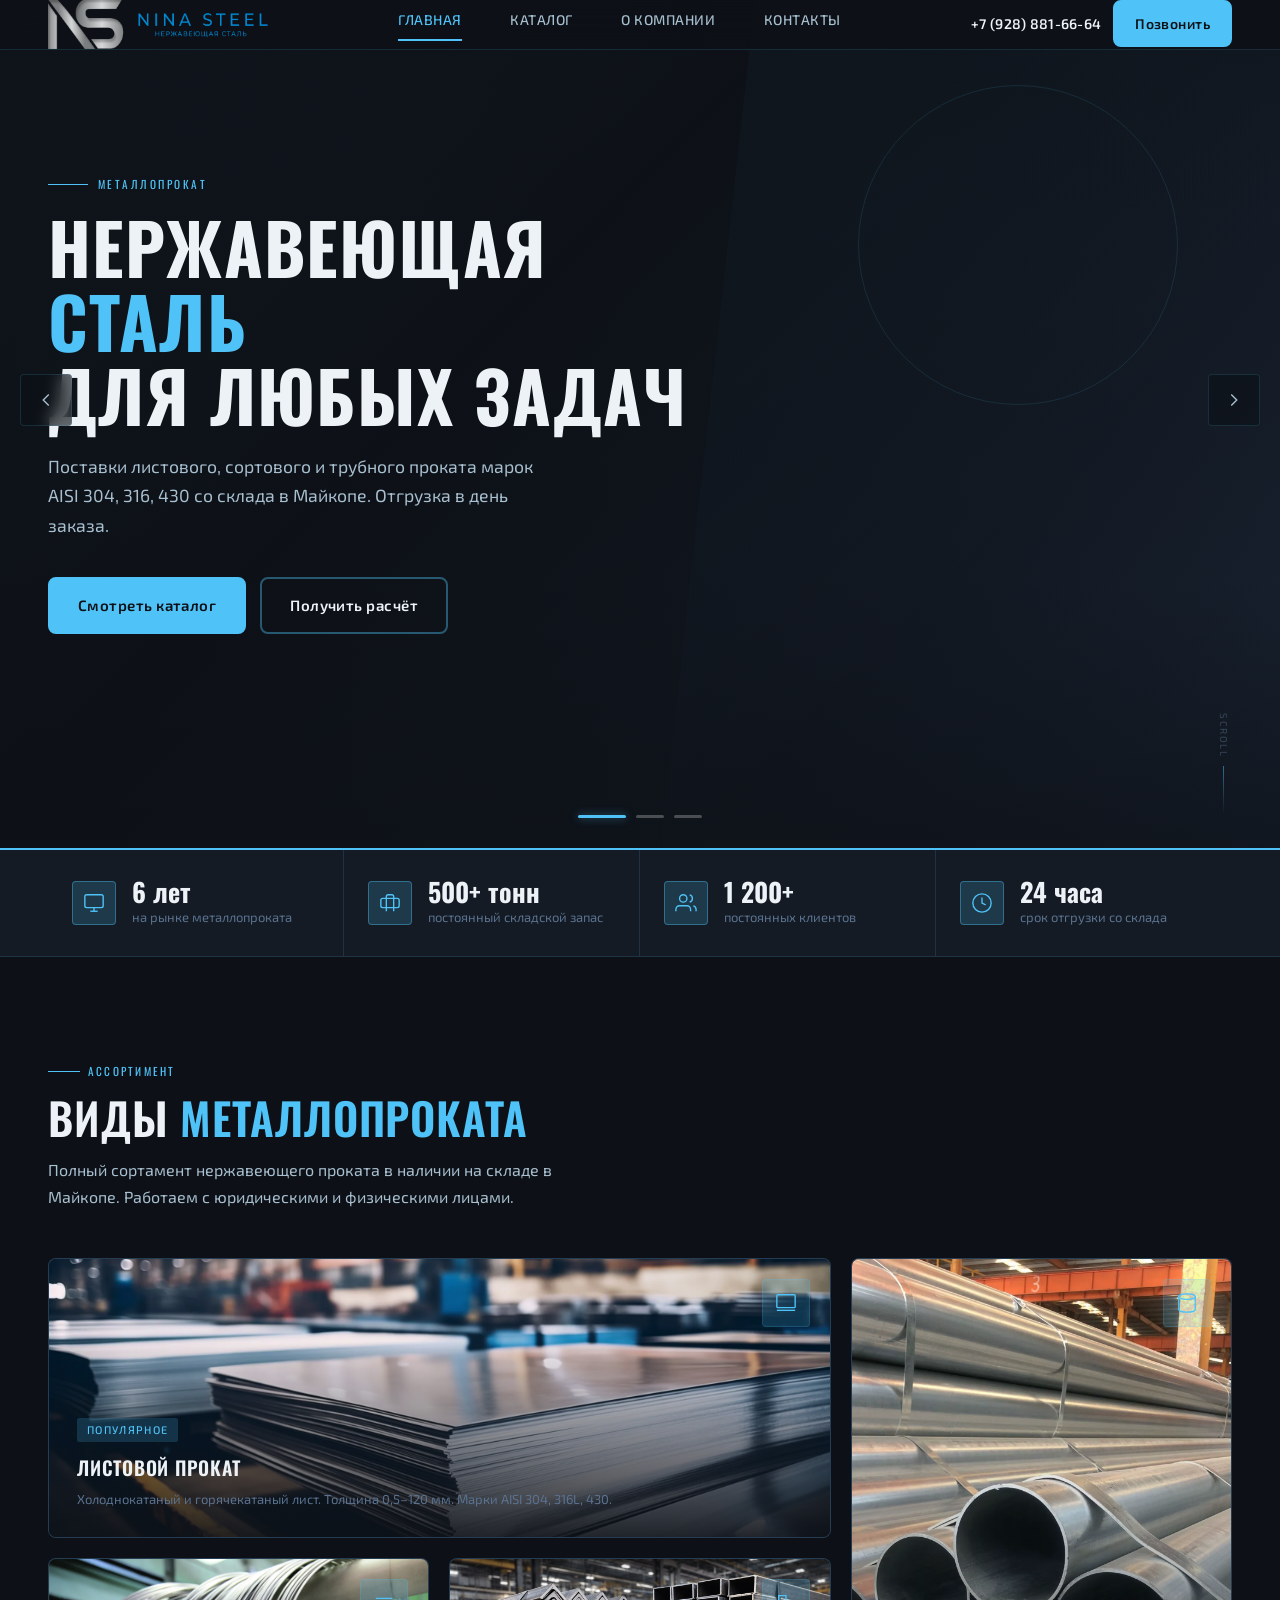
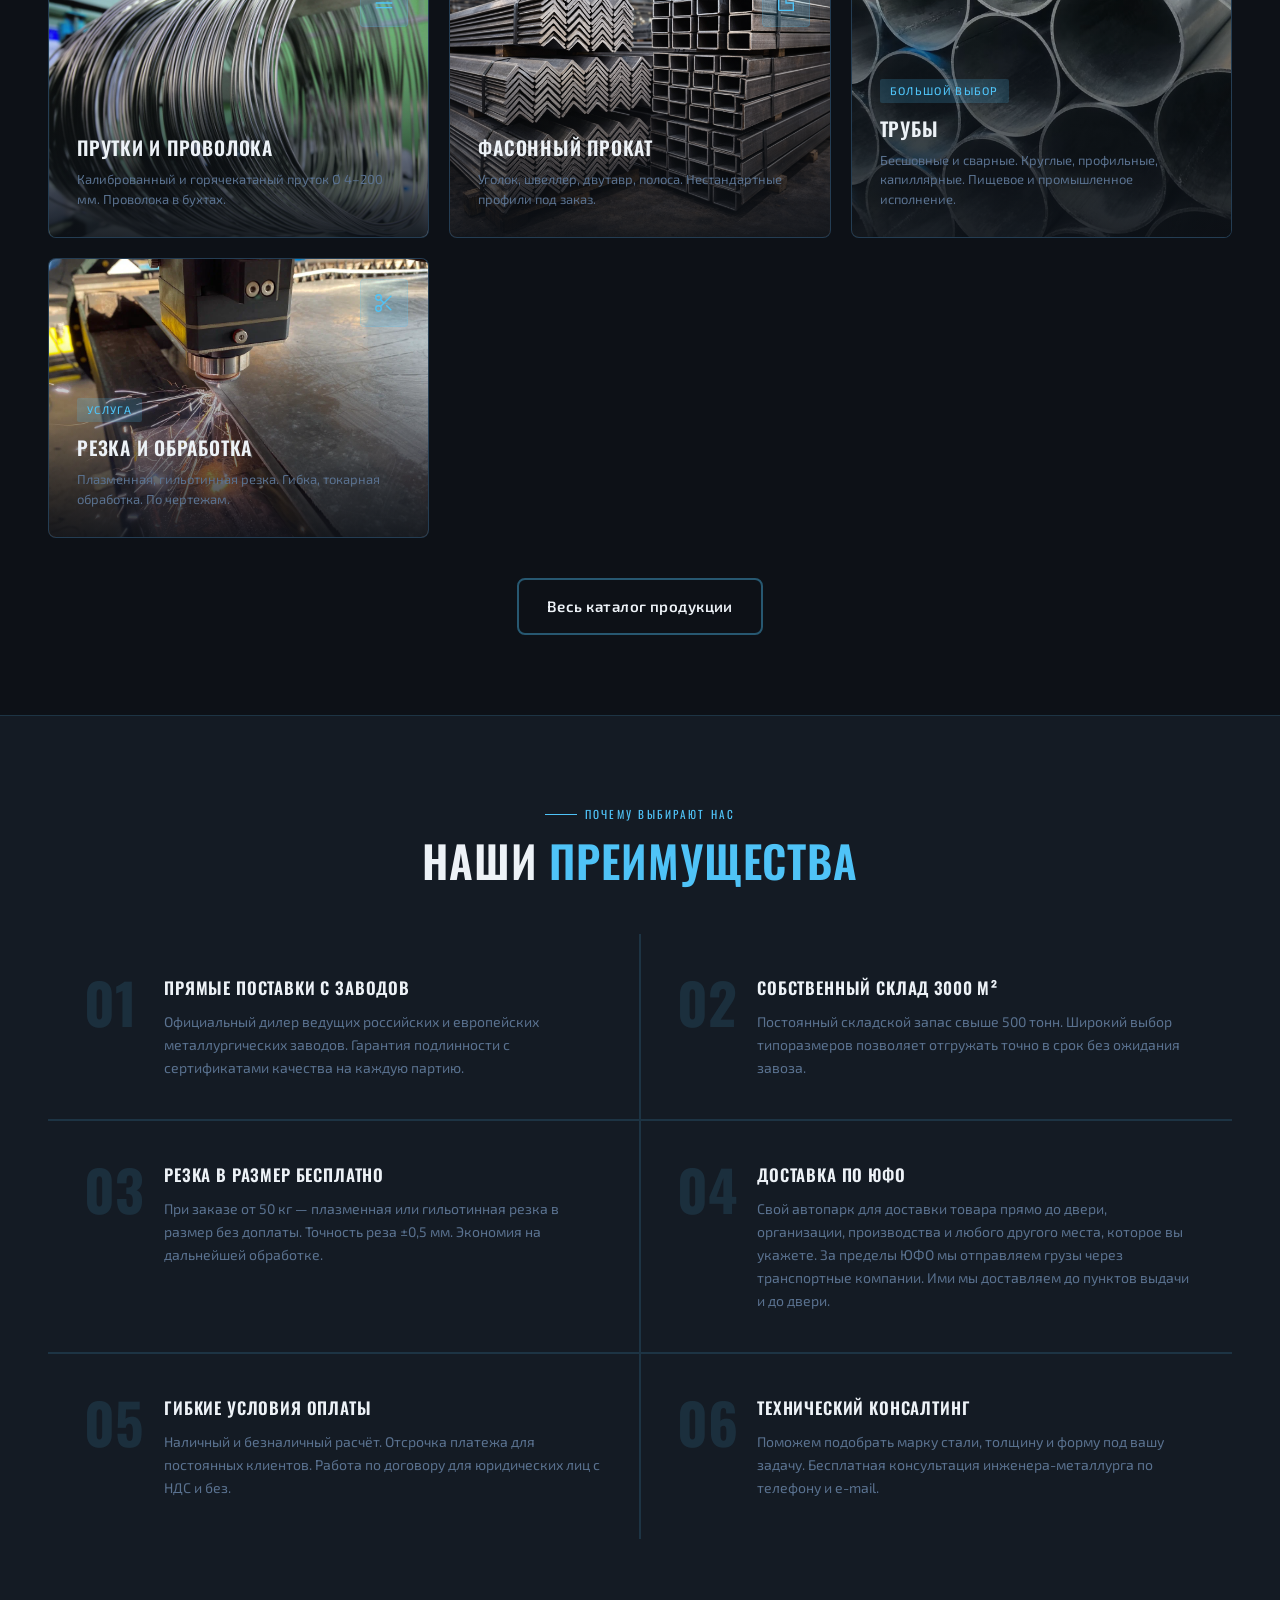
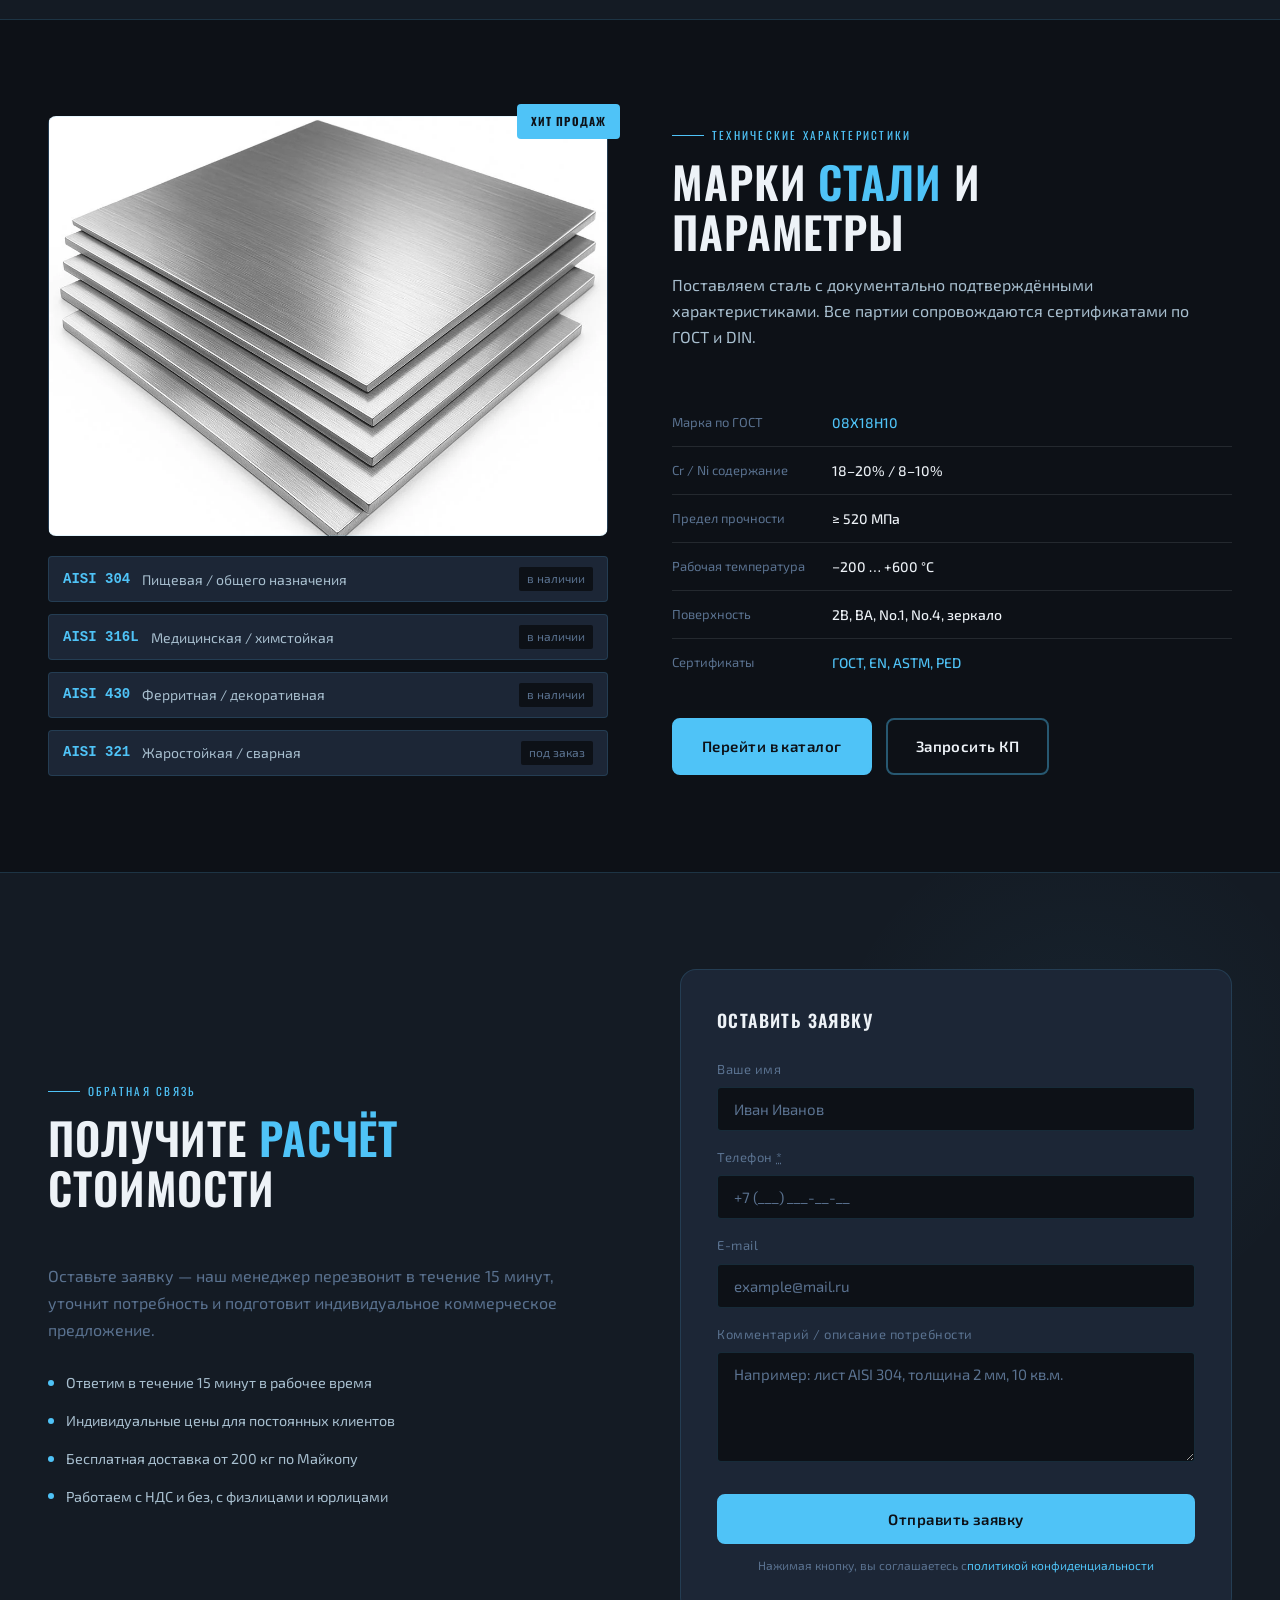
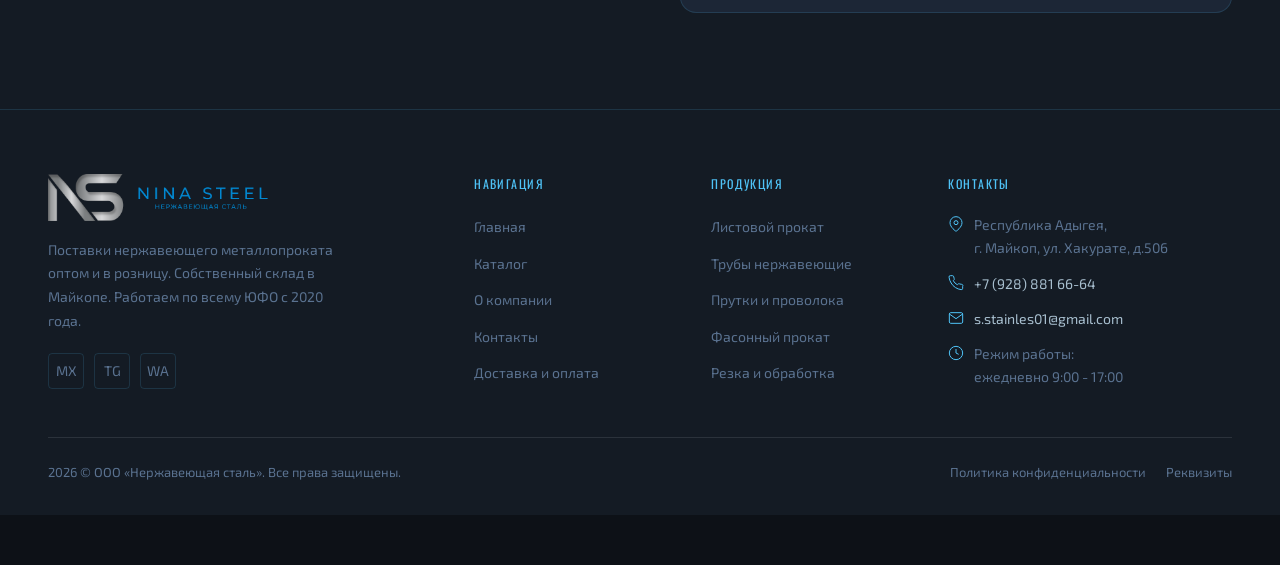
<file: index.html>
<!doctype html>
<html lang="ru">
  <head>
    <meta charset="UTF-8" />
    <meta name="viewport" content="width=device-width, initial-scale=1.0" />
    <meta
      name="description"
      content="Нержавейка Майкоп — поставки нержавеющей стали оптом и в розницу. Листы, трубы, прутки, фасонный прокат. Работаем по всему ЮФО."
    />
    <title>Нержавейка Майкоп — нержавеющий металлопрокат</title>

    <link rel="preconnect" href="https://fonts.googleapis.com" />
    <link rel="preconnect" href="https://fonts.gstatic.com" crossorigin />
    <link
      href="https://fonts.googleapis.com/css2?family=Oswald:wght@300;400;500;600;700&family=Exo+2:wght@300;400;500;600;700&display=swap"
      rel="stylesheet"
    />

    <link rel="stylesheet" href="css/style.css" />
    <link rel="stylesheet" href="css/index.css" />
  </head>
  <body>
    <header class="header" id="site-header" role="banner">
      <div class="container">
        <div class="header__inner">
          <a
            href="index.html"
            class="header__logo"
            aria-label="Нержавейка Майкоп — на главную"
          >
            <img
              src="images/combo-logo.webp"
              alt="logo"
              width="220"
              height="50"
            />
          </a>

          <nav class="nav" aria-label="Основная навигация">
            <ul class="nav__list" role="list">
              <li class="nav__item">
                <a
                  href="index.html"
                  class="nav__link nav__link_active"
                  aria-current="page"
                  >Главная</a
                >
              </li>
              <li class="nav__item">
                <a href="catalog.html" class="nav__link">Каталог</a>
              </li>
              <li class="nav__item">
                <a href="about.html" class="nav__link">О компании</a>
              </li>
              <li class="nav__item">
                <a href="contacts.html" class="nav__link">Контакты</a>
              </li>
            </ul>
          </nav>
          <div class="header__cta">
            <a
              href="tel:+79288816664"
              class="header__phone"
              aria-label="Позвонить нам"
            >
              +7 (928) 881-66-64
            </a>
            <a href="contacts.html#form" class="btn btn_primary btn_sm"
              >Позвонить</a
            >
          </div>

          <button
            class="header__burger"
            id="burger-btn"
            aria-label="Открыть меню"
            aria-expanded="false"
            aria-controls="mobile-nav"
          >
            <span class="header__burger-line"></span>
            <span class="header__burger-line"></span>
            <span class="header__burger-line"></span>
          </button>
        </div>
      </div>
    </header>

    <nav
      class="mobile-nav"
      id="mobile-nav"
      aria-label="Мобильная навигация"
      aria-hidden="true"
    >
      <a
        href="index.html"
        class="mobile-nav__link mobile-nav__link_active"
        aria-current="page"
        >Главная</a
      >
      <a href="catalog.html" class="mobile-nav__link">Каталог</a>
      <a href="about.html" class="mobile-nav__link">О компании</a>
      <a href="contacts.html" class="mobile-nav__link">Контакты</a>
      <a href="tel:+79288816664" class="mobile-nav__phone"
        >+7 (928) 881-66-64</a
      >
    </nav>

 
    <main id="main-content">

      <section class="hero" aria-label="Главный баннер">
        <div
          class="slider"
          id="hero-slider"
          role="region"
          aria-roledescription="карусель"
          aria-label="Ключевые преимущества"
        >
          <div
            class="slider__wrapper"
            id="slider-wrapper"
            aria-live="polite"
            aria-atomic="false"
          >
            <article
              class="slider__slide slider__slide_active"
              role="group"
              aria-roledescription="слайд"
              aria-label="Слайд 1 из 3"
            >
              <div class="slider__slide-bg" aria-hidden="true"></div>
              <div class="slider__slide-deco" aria-hidden="true"></div>
              <div class="slider__content">
                <div class="slider__inner">
                  <p class="slider__label">Металлопрокат</p>
                  <h1 class="slider__title">
                    Нержавеющая <em>сталь</em><br />для любых задач
                  </h1>
                  <p class="slider__text">
                    Поставки листового, сортового и трубного проката марок AISI
                    304, 316, 430 со склада в Майкопе. Отгрузка в день заказа.
                  </p>
                  <div class="slider__actions">
                    <a href="catalog.html" class="btn btn_primary"
                      >Смотреть каталог</a
                    >
                    <a href="contacts.html#form" class="btn btn_outline"
                      >Получить расчёт</a
                    >
                  </div>
                </div>
              </div>
            </article>

            <article
              class="slider__slide"
              role="group"
              aria-roledescription="слайд"
              aria-label="Слайд 2 из 3"
            >
              <div class="slider__slide-bg" aria-hidden="true"></div>
              <div class="slider__slide-deco" aria-hidden="true"></div>
              <div class="slider__content">
                <div class="slider__inner">
                  <p class="slider__label">Склад в Майкопе</p>
                  <h2 class="slider__title">
                    Более <em>500 тонн</em><br />в наличии
                  </h2>
                  <p class="slider__text">
                    Собственный склад площадью 3 000 м². Широкий сортамент:
                    лист, труба, пруток, уголок, швеллер, фасонный прокат.
                  </p>
                  <div class="slider__actions">
                    <a href="catalog.html" class="btn btn_primary"
                      >Весь ассортимент</a
                    >
                    <a href="about.html" class="btn btn_outline">О компании</a>
                  </div>
                </div>
              </div>
            </article>

            <article
              class="slider__slide"
              role="group"
              aria-roledescription="слайд"
              aria-label="Слайд 3 из 3"
            >
              <div class="slider__slide-bg" aria-hidden="true"></div>
              <div class="slider__slide-deco" aria-hidden="true"></div>
              <div class="slider__content">
                <div class="slider__inner">
                  <p class="slider__label">Обработка металла</p>
                  <h2 class="slider__title">
                    Резка и<br />обработка <em>под заказ</em>
                  </h2>
                  <p class="slider__text">
                    Плазменная и гильотинная резка, гибка, токарная обработка.
                    Изготовим детали по вашим чертежам. Собственное
                    производство.
                  </p>
                  <div class="slider__actions">
                    <a href="contacts.html#form" class="btn btn_primary"
                      >Оставить заявку</a
                    >
                    <a href="about.html#services" class="btn btn_outline"
                      >Услуги</a
                    >
                  </div>
                </div>
              </div>
            </article>
          </div>
          <button
            class="slider__btn slider__btn_prev"
            id="slider-prev"
            aria-label="Предыдущий слайд"
            type="button"
          >
            <svg
              viewBox="0 0 24 24"
              fill="none"
              stroke="currentColor"
              xmlns="http://www.w3.org/2000/svg"
              aria-hidden="true"
            >
              <polyline points="15 18 9 12 15 6"></polyline>
            </svg>
          </button>

          <button
            class="slider__btn slider__btn_next"
            id="slider-next"
            aria-label="Следующий слайд"
            type="button"
          >
            <svg
              viewBox="0 0 24 24"
              fill="none"
              stroke="currentColor"
              xmlns="http://www.w3.org/2000/svg"
              aria-hidden="true"
            >
              <polyline points="9 18 15 12 9 6"></polyline>
            </svg>
          </button>

          <div
            class="slider__dots"
            id="slider-dots"
            role="tablist"
            aria-label="Навигация по слайдам"
          >
            <button
              class="slider__dot slider__dot_active"
              role="tab"
              aria-selected="true"
              aria-label="Слайд 1"
              data-index="0"
            ></button>
            <button
              class="slider__dot"
              role="tab"
              aria-selected="false"
              aria-label="Слайд 2"
              data-index="1"
            ></button>
            <button
              class="slider__dot"
              role="tab"
              aria-selected="false"
              aria-label="Слайд 3"
              data-index="2"
            ></button>
          </div>

          <div
            class="slider__progress"
            id="slider-progress"
            aria-hidden="true"
          ></div>

          <div class="slider__scroll-hint" aria-hidden="true">
            <span class="slider__scroll-hint-text">Scroll</span>
            <span class="slider__scroll-hint-line"></span>
          </div>
        </div>
      </section>
    
      <section class="stats" aria-label="Ключевые показатели компании">
        <div class="container">
          <ul class="stats__grid" role="list">
            <li class="stats__item">
              <div class="stats__icon" aria-hidden="true">
                <svg
                  viewBox="0 0 24 24"
                  fill="none"
                  stroke="currentColor"
                  stroke-width="1.5"
                  xmlns="http://www.w3.org/2000/svg"
                >
                  <rect x="2" y="3" width="20" height="14" rx="2"></rect>
                  <line x1="8" y1="21" x2="16" y2="21"></line>
                  <line x1="12" y1="17" x2="12" y2="21"></line>
                </svg>
              </div>
              <div class="stats__body">
                <p class="stats__value">6 лет</p>
                <p class="stats__label">на рынке металлопроката</p>
              </div>
            </li>

            <li class="stats__item">
              <div class="stats__icon" aria-hidden="true">
                <svg
                  viewBox="0 0 24 24"
                  fill="none"
                  stroke="currentColor"
                  stroke-width="1.5"
                  xmlns="http://www.w3.org/2000/svg"
                >
                  <path
                    d="M20 7H4a2 2 0 0 0-2 2v6a2 2 0 0 0 2 2h16a2 2 0 0 0 2-2V9a2 2 0 0 0-2-2z"
                  ></path>
                  <path d="M16 21V5a2 2 0 0 0-2-2h-4a2 2 0 0 0-2 2v16"></path>
                </svg>
              </div>
              <div class="stats__body">
                <p class="stats__value">500+ тонн</p>
                <p class="stats__label">постоянный складской запас</p>
              </div>
            </li>

            <li class="stats__item">
              <div class="stats__icon" aria-hidden="true">
                <svg
                  viewBox="0 0 24 24"
                  fill="none"
                  stroke="currentColor"
                  stroke-width="1.5"
                  xmlns="http://www.w3.org/2000/svg"
                >
                  <path d="M17 21v-2a4 4 0 0 0-4-4H5a4 4 0 0 0-4 4v2"></path>
                  <circle cx="9" cy="7" r="4"></circle>
                  <path d="M23 21v-2a4 4 0 0 0-3-3.87"></path>
                  <path d="M16 3.13a4 4 0 0 1 0 7.75"></path>
                </svg>
              </div>
              <div class="stats__body">
                <p class="stats__value">1 200+</p>
                <p class="stats__label">постоянных клиентов</p>
              </div>
            </li>

            <li class="stats__item">
              <div class="stats__icon" aria-hidden="true">
                <svg
                  viewBox="0 0 24 24"
                  fill="none"
                  stroke="currentColor"
                  stroke-width="1.5"
                  xmlns="http://www.w3.org/2000/svg"
                >
                  <circle cx="12" cy="12" r="10"></circle>
                  <polyline points="12 6 12 12 16 14"></polyline>
                </svg>
              </div>
              <div class="stats__body">
                <p class="stats__value">24 часа</p>
                <p class="stats__label">срок отгрузки со склада</p>
              </div>
            </li>
          </ul>
        </div>
      </section>

      <section class="categories" aria-labelledby="categories-title">
        <div class="container">
          <header class="section-header">
            <p class="section-header__label">Ассортимент</p>
            <h2 class="section-header__title" id="categories-title">
              Виды <em>металлопроката</em>
            </h2>
            <p class="section-header__subtitle">
              Полный сортамент нержавеющего проката в наличии на складе в
              Майкопе. Работаем с юридическими и физическими лицами.
            </p>
          </header>

          <div class="categories__grid">
            <article
              class="category-card category-card_wide"
              aria-label="Листовой прокат"
            >
              <div class="category-card__bg" style="background-image: url('images/listy.webp');" aria-hidden="true"></div>
              <div class="category-card__overlay" aria-hidden="true"></div>
              <div class="category-card__icon-wrap" aria-hidden="true">
                <svg
                  viewBox="0 0 24 24"
                  fill="none"
                  stroke="currentColor"
                  stroke-width="1.5"
                >
                  <rect x="2" y="3" width="20" height="14" rx="1"></rect>
                  <line x1="2" y1="20" x2="22" y2="20"></line>
                </svg>
              </div>
              <div class="category-card__body">
                <span class="category-card__tag">Популярное</span>
                <h3 class="category-card__title">Листовой прокат</h3>
                <p class="category-card__desc">
                  Холоднокатаный и горячекатаный лист. Толщина 0,5–120 мм. Марки
                  AISI 304, 316L, 430.
                </p>
              </div>
            </article>

            <article
              class="category-card category-card_tall"
              aria-label="Трубы нержавеющие"
            >
              <div class="category-card__bg" style="background-image: url('images/truba.webp');" aria-hidden="true"></div>
              <div class="category-card__overlay" aria-hidden="true"></div>
              <div class="category-card__icon-wrap" aria-hidden="true">
                <svg
                  viewBox="0 0 24 24"
                  fill="none"
                  stroke="currentColor"
                  stroke-width="1.5"
                >
                  <ellipse cx="12" cy="5" rx="9" ry="3"></ellipse>
                  <path d="M3 5v14c0 1.66 4.03 3 9 3s9-1.34 9-3V5"></path>
                </svg>
              </div>
              <div class="category-card__body">
                <span class="category-card__tag">Большой выбор</span>
                <h3 class="category-card__title">Трубы</h3>
                <p class="category-card__desc">
                  Бесшовные и сварные. Круглые, профильные, капиллярные. Пищевое
                  и промышленное исполнение.
                </p>
              </div>
            </article>

            <!-- Прутки -->
            <article class="category-card" aria-label="Прутки и проволока">
              <div class="category-card__bg" style="background-image: url('images/provoloka.webp');" aria-hidden="true"></div>
              <div class="category-card__overlay" aria-hidden="true"></div>
              <div class="category-card__icon-wrap" aria-hidden="true">
                <svg
                  viewBox="0 0 24 24"
                  fill="none"
                  stroke="currentColor"
                  stroke-width="1.5"
                >
                  <line x1="3" y1="12" x2="21" y2="12"></line>
                  <line x1="3" y1="7" x2="21" y2="7"></line>
                  <line x1="3" y1="17" x2="21" y2="17"></line>
                </svg>
              </div>
              <div class="category-card__body">
                <h3 class="category-card__title">Прутки и проволока</h3>
                <p class="category-card__desc">
                  Калиброванный и горячекатаный пруток Ø 4–200 мм. Проволока в
                  бухтах.
                </p>
              </div>
            </article>

            <article class="category-card" aria-label="Фасонный прокат">
              <div class="category-card__bg" style="background-image: url('images/prokat.webp');"aria-hidden="true"></div>
              <div class="category-card__overlay" aria-hidden="true"></div>
              <div class="category-card__icon-wrap" aria-hidden="true">
                <svg
                  viewBox="0 0 24 24"
                  fill="none"
                  stroke="currentColor"
                  stroke-width="1.5"
                >
                  <polyline
                    points="4 20 4 4 12 4 12 12 20 12 20 20 4 20"
                  ></polyline>
                </svg>
              </div>
              <div class="category-card__body">
                <h3 class="category-card__title">Фасонный прокат</h3>
                <p class="category-card__desc">
                  Уголок, швеллер, двутавр, полоса. Нестандартные профили под
                  заказ.
                </p>
              </div>
            </article>

            <article
              class="category-card"
              aria-label="Резка и обработка металла"
            >
              <div class="category-card__bg" style="background-image: url('images/rezka.webp');" aria-hidden="true"></div>
              <div class="category-card__overlay" aria-hidden="true"></div>
              <div class="category-card__icon-wrap" aria-hidden="true">
                <svg
                  viewBox="0 0 24 24"
                  fill="none"
                  stroke="currentColor"
                  stroke-width="1.5"
                >
                  <circle cx="6" cy="6" r="3"></circle>
                  <circle cx="6" cy="18" r="3"></circle>
                  <path
                    d="M20 4L8.12 15.88M14.47 14.48L20 20M8.12 8.12L12 12"
                  ></path>
                </svg>
              </div>
              <div class="category-card__body">
                <span class="category-card__tag">Услуга</span>
                <h3 class="category-card__title">Резка и обработка</h3>
                <p class="category-card__desc">
                  Плазменная, гильотинная резка. Гибка, токарная обработка. По
                  чертежам.
                </p>
              </div>
            </article>
          </div>

          <div style="text-align: center; margin-top: 40px">
            <a href="catalog.html" class="btn btn_outline"
              >Весь каталог продукции</a
            >
          </div>
        </div>
      </section>
      <section class="advantages" aria-labelledby="advantages-title">
        <div class="container">
          <header class="section-header section-header_centered">
            <p class="section-header__label">Почему выбирают нас</p>
            <h2 class="section-header__title" id="advantages-title">
              Наши <em>преимущества</em>
            </h2>
          </header>

          <div class="advantages__grid">
            <article class="advantage-item">
              <span class="advantage-item__number" aria-hidden="true">01</span>
              <div class="advantage-item__body">
                <h3 class="advantage-item__title">Прямые поставки с заводов</h3>
                <p class="advantage-item__text">
                  Официальный дилер ведущих российских и европейских
                  металлургических заводов. Гарантия подлинности с сертификатами
                  качества на каждую партию.
                </p>
              </div>
            </article>

            <article class="advantage-item">
              <span class="advantage-item__number" aria-hidden="true">02</span>
              <div class="advantage-item__body">
                <h3 class="advantage-item__title">Собственный склад 3000 м²</h3>
                <p class="advantage-item__text">
                  Постоянный складской запас свыше 500 тонн. Широкий выбор
                  типоразмеров позволяет отгружать точно в срок без ожидания
                  завоза.
                </p>
              </div>
            </article>

            <article class="advantage-item">
              <span class="advantage-item__number" aria-hidden="true">03</span>
              <div class="advantage-item__body">
                <h3 class="advantage-item__title">Резка в размер бесплатно</h3>
                <p class="advantage-item__text">
                  При заказе от 50 кг — плазменная или гильотинная резка в
                  размер без доплаты. Точность реза ±0,5 мм. Экономия на
                  дальнейшей обработке.
                </p>
              </div>
            </article>

            <article class="advantage-item">
              <span class="advantage-item__number" aria-hidden="true">04</span>
              <div class="advantage-item__body">
                <h3 class="advantage-item__title">Доставка по ЮФО</h3>
                <p class="advantage-item__text">
                  Свой автопарк для доставки товара прямо до двери, организации,
                  производства и любого другого места, которое вы укажете. За
                  пределы ЮФО мы отправляем грузы через транспортные компании.
                  Ими мы доставляем до пунктов выдачи и до двери.
                </p>
              </div>
            </article>

            <article class="advantage-item">
              <span class="advantage-item__number" aria-hidden="true">05</span>
              <div class="advantage-item__body">
                <h3 class="advantage-item__title">Гибкие условия оплаты</h3>
                <p class="advantage-item__text">
                  Наличный и безналичный расчёт. Отсрочка платежа для постоянных
                  клиентов. Работа по договору для юридических лиц с НДС и без.
                </p>
              </div>
            </article>

            <article class="advantage-item">
              <span class="advantage-item__number" aria-hidden="true">06</span>
              <div class="advantage-item__body">
                <h3 class="advantage-item__title">Технический консалтинг</h3>
                <p class="advantage-item__text">
                  Поможем подобрать марку стали, толщину и форму под вашу
                  задачу. Бесплатная консультация инженера-металлурга по
                  телефону и e-mail.
                </p>
              </div>
            </article>
          </div>
        </div>
      </section>
      <section class="materials" aria-labelledby="materials-title">
        <div class="container">
          <div class="materials__layout">
            <div class="materials__visual">
              <div class="materials__visual-box" style="background-image: url('images/Aisi304.webp');"aria-hidden="true">
                <span class="materials__badge">Хит продаж</span>
              </div>

              <ul
                class="materials__grades"
                role="list"
                aria-label="Доступные марки стали"
              >
                <li class="materials__grade-item">
                  <span class="materials__grade-code">AISI 304</span>
                  <span class="materials__grade-name"
                    >Пищевая / общего назначения</span
                  >
                  <span class="materials__grade-mark">в наличии</span>
                </li>
                <li class="materials__grade-item">
                  <span class="materials__grade-code">AISI 316L</span>
                  <span class="materials__grade-name"
                    >Медицинская / химстойкая</span
                  >
                  <span class="materials__grade-mark">в наличии</span>
                </li>
                <li class="materials__grade-item">
                  <span class="materials__grade-code">AISI 430</span>
                  <span class="materials__grade-name"
                    >Ферритная / декоративная</span
                  >
                  <span class="materials__grade-mark">в наличии</span>
                </li>
                <li class="materials__grade-item">
                  <span class="materials__grade-code">AISI 321</span>
                  <span class="materials__grade-name"
                    >Жаростойкая / сварная</span
                  >
                  <span class="materials__grade-mark">под заказ</span>
                </li>
              </ul>
            </div>

            <div class="materials__info">
              <header class="section-header">
                <p class="section-header__label">Технические характеристики</p>
                <h2 class="section-header__title" id="materials-title">
                  Марки <em>стали</em> и<br />параметры
                </h2>
                <p class="section-header__subtitle">
                  Поставляем сталь с документально подтверждёнными
                  характеристиками. Все партии сопровождаются сертификатами по
                  ГОСТ и DIN.
                </p>
              </header>

              <div
                class="spec-table"
                role="table"
                aria-label="Технические характеристики AISI 304"
              >
                <div class="spec-table__row" role="row">
                  <span class="spec-table__key" role="cell">Марка по ГОСТ</span>
                  <span
                    class="spec-table__val spec-table__val_accent"
                    role="cell"
                    >08Х18Н10</span
                  >
                </div>
                <div class="spec-table__row" role="row">
                  <span class="spec-table__key" role="cell"
                    >Cr / Ni содержание</span
                  >
                  <span class="spec-table__val" role="cell"
                    >18–20% / 8–10%</span
                  >
                </div>
                <div class="spec-table__row" role="row">
                  <span class="spec-table__key" role="cell"
                    >Предел прочности</span
                  >
                  <span class="spec-table__val" role="cell">≥ 520 МПа</span>
                </div>
                <div class="spec-table__row" role="row">
                  <span class="spec-table__key" role="cell"
                    >Рабочая температура</span
                  >
                  <span class="spec-table__val" role="cell"
                    >−200 … +600 °C</span
                  >
                </div>
                <div class="spec-table__row" role="row">
                  <span class="spec-table__key" role="cell">Поверхность</span>
                  <span class="spec-table__val" role="cell"
                    >2B, BA, No.1, No.4, зеркало</span
                  >
                </div>
                <div class="spec-table__row" role="row">
                  <span class="spec-table__key" role="cell">Сертификаты</span>
                  <span
                    class="spec-table__val spec-table__val_accent"
                    role="cell"
                    >ГОСТ, EN, ASTM, PED</span
                  >
                </div>
              </div>

              <div
                style="
                  margin-top: 32px;
                  display: flex;
                  gap: 14px;
                  flex-wrap: wrap;
                "
              >
                <a href="catalog.html" class="btn btn_primary"
                  >Перейти в каталог</a
                >
                <a href="contacts.html#form" class="btn btn_outline"
                  >Запросить КП</a
                >
              </div>
            </div>
          </div>
        </div>
      </section>

      <section class="cta" id="cta-form" aria-labelledby="cta-title">
        <div class="container">
          <div class="cta__layout">
            <div class="cta__text">
              <header class="section-header">
                <p class="section-header__label">Обратная связь</p>
                <h2 class="section-header__title" id="cta-title">Получите <em>расчёт</em><br />стоимости</h2>
              </header>
              <p class="cta__lead-text">Оставьте заявку — наш менеджер перезвонит в течение 15 минут,
                уточнит потребность и подготовит индивидуальное коммерческое
                предложение.</p>
              <ul class="cta__features" role="list">
                <li class="cta__feature">
                  <span class="cta__feature-icon" aria-hidden="true"></span>
                  Ответим в течение 15 минут в рабочее время </li>
                <li class="cta__feature">
                  <span class="cta__feature-icon" aria-hidden="true"></span>
                  Индивидуальные цены для постоянных клиентов</li>
                <li class="cta__feature">
                  <span class="cta__feature-icon" aria-hidden="true"></span>
                  Бесплатная доставка от 200 кг по Майкопу </li>
                <li class="cta__feature">
                  <span class="cta__feature-icon" aria-hidden="true"></span>
                  Работаем с НДС и без, с физлицами и юрлицами</li>
              </ul>
            </div>

            <div class="cta__form-wrap">
              <div class="contact-form" id="contact-form-block">
                <p class="contact-form__title">Оставить заявку</p>
                <form  class="contact-form__form"  id="contact-form"  novalidate  aria-label="Форма обратной связи">
                  <div class="form-group">
                    <label class="form-group__label" for="field-name">Ваше имя</label>
                    <input  class="form-group__input"   type="text"   id="field-name"   name="name"  placeholder="Иван Иванов"  autocomplete="name"  required/>
                    <p class="form-group__error" id="error-name" role="alert"> Пожалуйста, введите ваше имя</p>
                  </div>
                  <div class="form-group">
                    <label class="form-group__label" for="field-phone" >Телефон <abbr title="обязательное поле">*</abbr></label>
                    <input  class="form-group__input"  type="tel" id="field-phone"  name="phone"    placeholder="+7 (___) ___-__-__"  autocomplete="tel"  required/>
                    <p class="form-group__error" id="error-phone" role="alert">Введите корректный номер телефона</p>
                  </div>
                  <div class="form-group">
                    <label class="form-group__label" for="field-email">E-mail</label>
                    <input class="form-group__input" type="email"  id="field-email"   name="email"  placeholder="example@mail.ru"   autocomplete="email"/>
                    <p class="form-group__error" id="error-email" role="alert">Введите корректный e-mail</p>
                  </div>
                  <div class="form-group">
                    <label class="form-group__label" for="field-message">Комментарий / описание потребности</label>
                    <textarea  class="form-group__textarea"  id="field-message"   name="message"  placeholder="Например: лист AISI 304, толщина 2 мм, 10 кв.м."></textarea>
                  </div>

                  <button class="btn btn_primary contact-form__submit"  type="submit">Отправить заявку</button>
                  <p class="contact-form__note">Нажимая кнопку, вы соглашаетесь с<a href="#" style="color: var(--clr-accent)">политикой конфиденциальности</a></p>
                </form>

                <div
                  class="contact-form__success"
                  id="form-success"
                  aria-live="polite"
                  aria-atomic="true"
                >
                  <p class="contact-form__success-icon" aria-hidden="true">✓</p>
                  <p class="contact-form__success-title">Заявка отправлена!</p>
                  <p class="contact-form__success-text">
                    Мы свяжемся с вами в течение 15 минут.
                  </p>
                </div>
              </div>
            </div>
          </div>
        </div>
      </section>
    </main>

    <footer class="footer" role="contentinfo">
      <div class="container">
        <div class="footer__grid">
          <div class="footer__brand">
            <a
              href="index.html"
              class="footer__logo"
              aria-label="Нержавейка Майкоп — на главную"
            >
              <img src="images/combo-logo.webp" alt="logo" />
            </a>

            <p class="footer__desc">
              Поставки нержавеющего металлопроката оптом и в розницу.
              Собственный склад в Майкопе. Работаем по всему ЮФО с 2020 года.
            </p>

            <div class="footer__socials" aria-label="Социальные сети">
              <a href="https://max.ru/u/f9LHodD0cOIz-Brsv5FiRp-jdh0r43NAV6Sjc1_zUqM0gEePgRU9gAVHlK0" class="footer__social-link" aria-label="Max">MX</a>
            <a href="https://t.me/+79288816664" class="footer__social-link" aria-label="Telegram">TG</a>
            <a href="https://api.whatsapp.com/send/?phone=%2B79288816664&text&type=phone_number&app_absent=0" class="footer__social-link" aria-label="WhatsApp">WA</a>
              </a>
            </div>
          </div>

          <nav class="footer__col" aria-label="Разделы сайта">
            <p class="footer__col-title">Навигация</p>
            <ul class="footer__nav" role="list">
              <li><a href="index.html" class="footer__nav-link">Главная</a></li>
              <li>
                <a href="catalog.html" class="footer__nav-link">Каталог</a>
              </li>
              <li>
                <a href="about.html" class="footer__nav-link">О компании</a>
              </li>
              <li>
                <a href="contacts.html" class="footer__nav-link">Контакты</a>
              </li>
              <li>
                <a href="#" class="footer__nav-link">Доставка и оплата</a>
              </li>
            </ul>
          </nav>

          <nav class="footer__col" aria-label="Разделы каталога">
            <p class="footer__col-title">Продукция</p>
            <ul class="footer__nav" role="list">
              <li>
                <a href="catalog.html" class="footer__nav-link"
                  >Листовой прокат</a
                >
              </li>
              <li>
                <a href="catalog.html" class="footer__nav-link"
                  >Трубы нержавеющие</a
                >
              </li>
              <li>
                <a href="catalog.html" class="footer__nav-link"
                  >Прутки и проволока</a
                >
              </li>
              <li>
                <a href="catalog.html" class="footer__nav-link"
                  >Фасонный прокат</a
                >
              </li>
              <li>
                <a href="catalog.html" class="footer__nav-link"
                  >Резка и обработка</a
                >
              </li>
            </ul>
          </nav>

          <address class="footer__col" style="font-style: normal">
            <p class="footer__col-title">Контакты</p>
            <ul class="footer__contacts" role="list">
              <li class="footer__contact-item">
                <svg
                  class="footer__contact-icon"
                  viewBox="0 0 24 24"
                  fill="none"
                  stroke="currentColor"
                  stroke-width="1.5"
                  aria-hidden="true"
                >
                  <path
                    d="M21 10c0 7-9 13-9 13s-9-6-9-13a9 9 0 0 1 18 0z"
                  ></path>
                  <circle cx="12" cy="10" r="3"></circle>
                </svg>
                <span
                  >Республика Адыгея,<br />г. Майкоп, ул. Хакурате, д.506</span
                >
              </li>
              <li class="footer__contact-item">
                <svg
                  class="footer__contact-icon"
                  viewBox="0 0 24 24"
                  fill="none"
                  stroke="currentColor"
                  stroke-width="1.5"
                  aria-hidden="true"
                >
                  <path
                    d="M22 16.92v3a2 2 0 0 1-2.18 2 19.79 19.79 0 0 1-8.63-3.07A19.5 19.5 0 0 1 4.69 12 19.79 19.79 0 0 1 1.61 3.4 2 2 0 0 1 3.6 1h3a2 2 0 0 1 2 1.72c.127.96.361 1.903.7 2.81a2 2 0 0 1-.45 2.11L7.91 8.6a16 16 0 0 0 6 6l.91-.91a2 2 0 0 1 2.11-.45c.907.339 1.85.573 2.81.7A2 2 0 0 1 22 16.92z"
                  ></path>
                </svg>
                <a href="tel:+79288816664" class="footer__contact-link"
                  >+7 (928) 881 66-64</a
                >
              </li>
              <li class="footer__contact-item">
                <svg
                  class="footer__contact-icon"
                  viewBox="0 0 24 24"
                  fill="none"
                  stroke="currentColor"
                  stroke-width="1.5"
                  aria-hidden="true"
                >
                  <path
                    d="M4 4h16c1.1 0 2 .9 2 2v12c0 1.1-.9 2-2 2H4c-1.1 0-2-.9-2-2V6c0-1.1.9-2 2-2z"
                  ></path>
                  <polyline points="22,6 12,13 2,6"></polyline>
                </svg>
                <a
                  href="mailto:s.stainles01@gmail.com"
                  class="footer__contact-link"
                  >s.stainles01@gmail.com</a
                >
              </li>
              <li class="footer__contact-item">
                <svg
                  class="footer__contact-icon"
                  viewBox="0 0 24 24"
                  fill="none"
                  stroke="currentColor"
                  stroke-width="1.5"
                  aria-hidden="true"
                >
                  <circle cx="12" cy="12" r="10"></circle>
                  <polyline points="12 6 12 12 16 14"></polyline>
                </svg>
                <span>Режим работы: <br />ежедневно 9:00 - 17:00</span>
              </li>
            </ul>
          </address>
        </div>
        <div class="footer__bottom">
          <p class="footer__copy">
            2026 © ООО «Нержавеющая сталь». Все права защищены.
          </p>
          <nav class="footer__bottom-links" aria-label="Юридические документы">
            <a href="#" class="footer__bottom-link"
              >Политика конфиденциальности</a
            >
            <a href="#" class="footer__bottom-link">Реквизиты</a>
          </nav>
        </div>
      </div>
    </footer>

    <!-- Scripts -->
    <script src="js/main.js" defer></script>
    <script src="js/slider.js" defer></script>
    <script src="js/form.js" defer></script>
  </body>
</html>
</file>
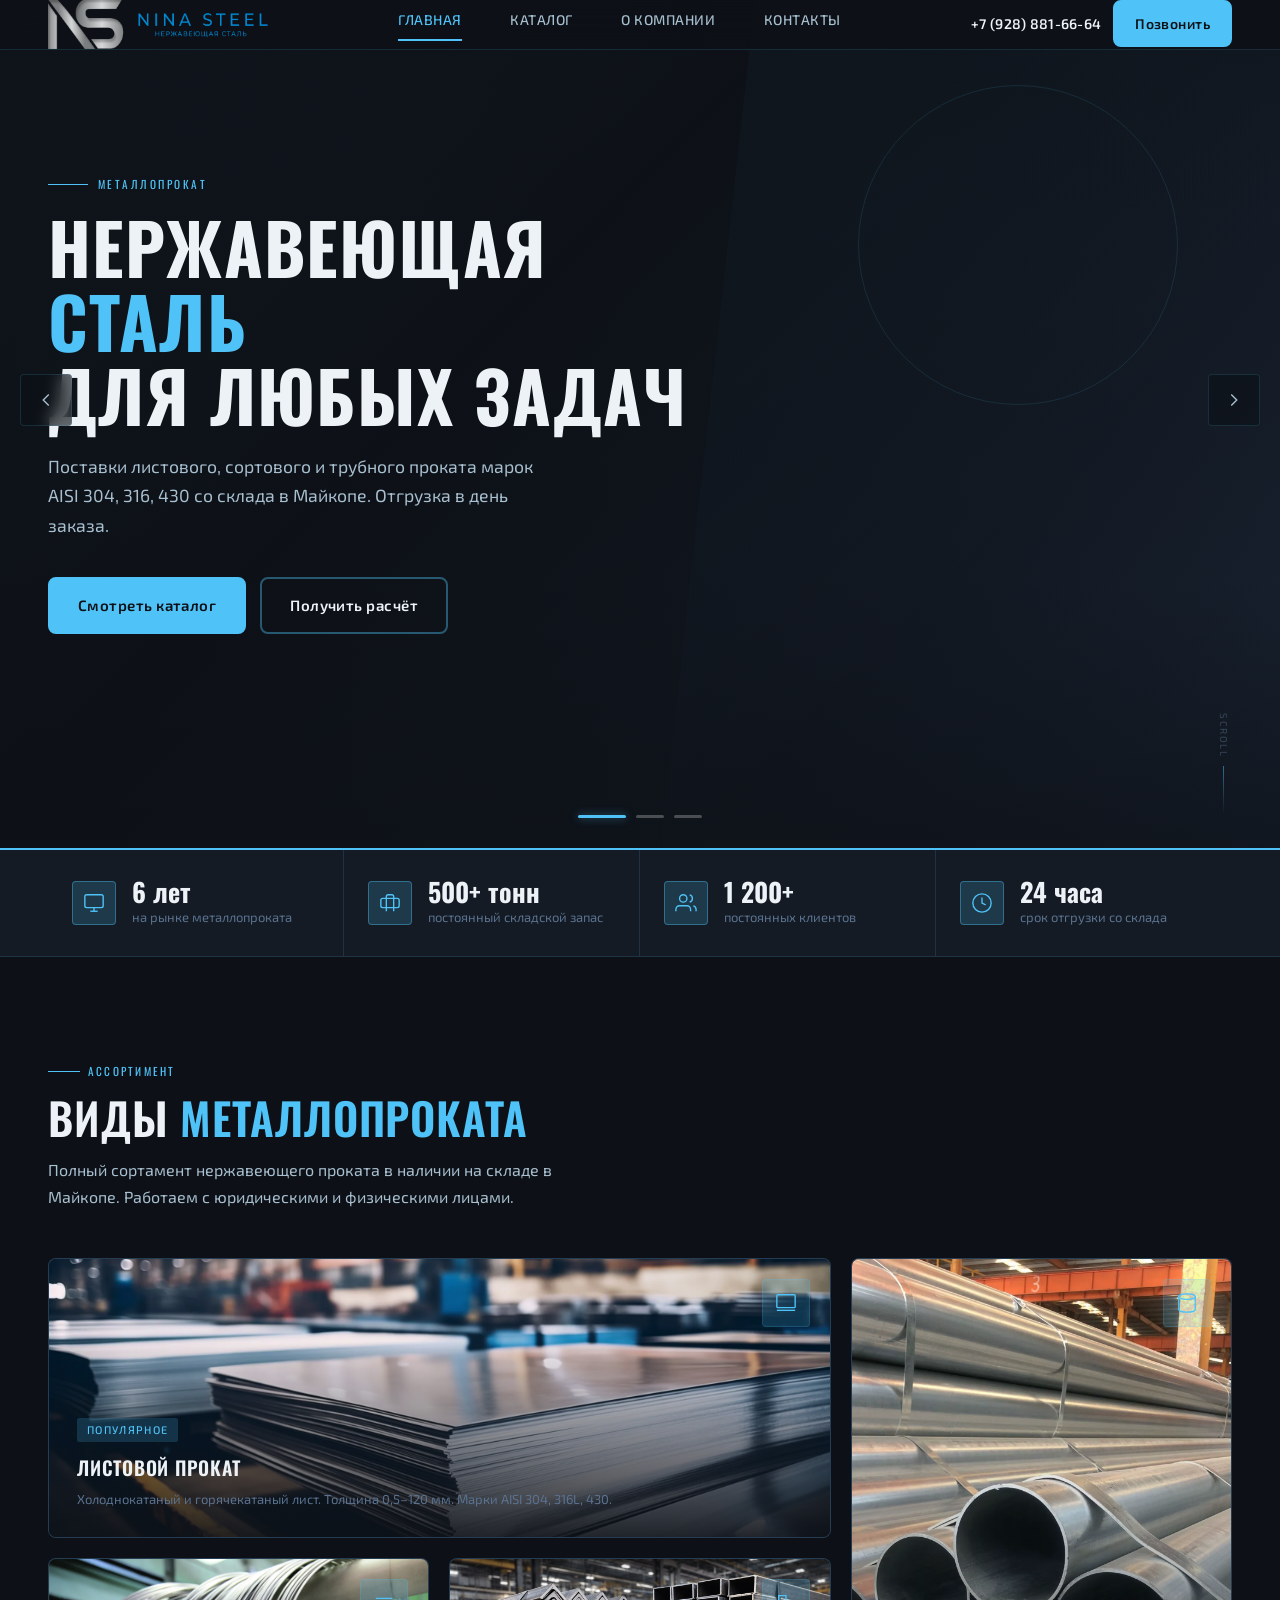
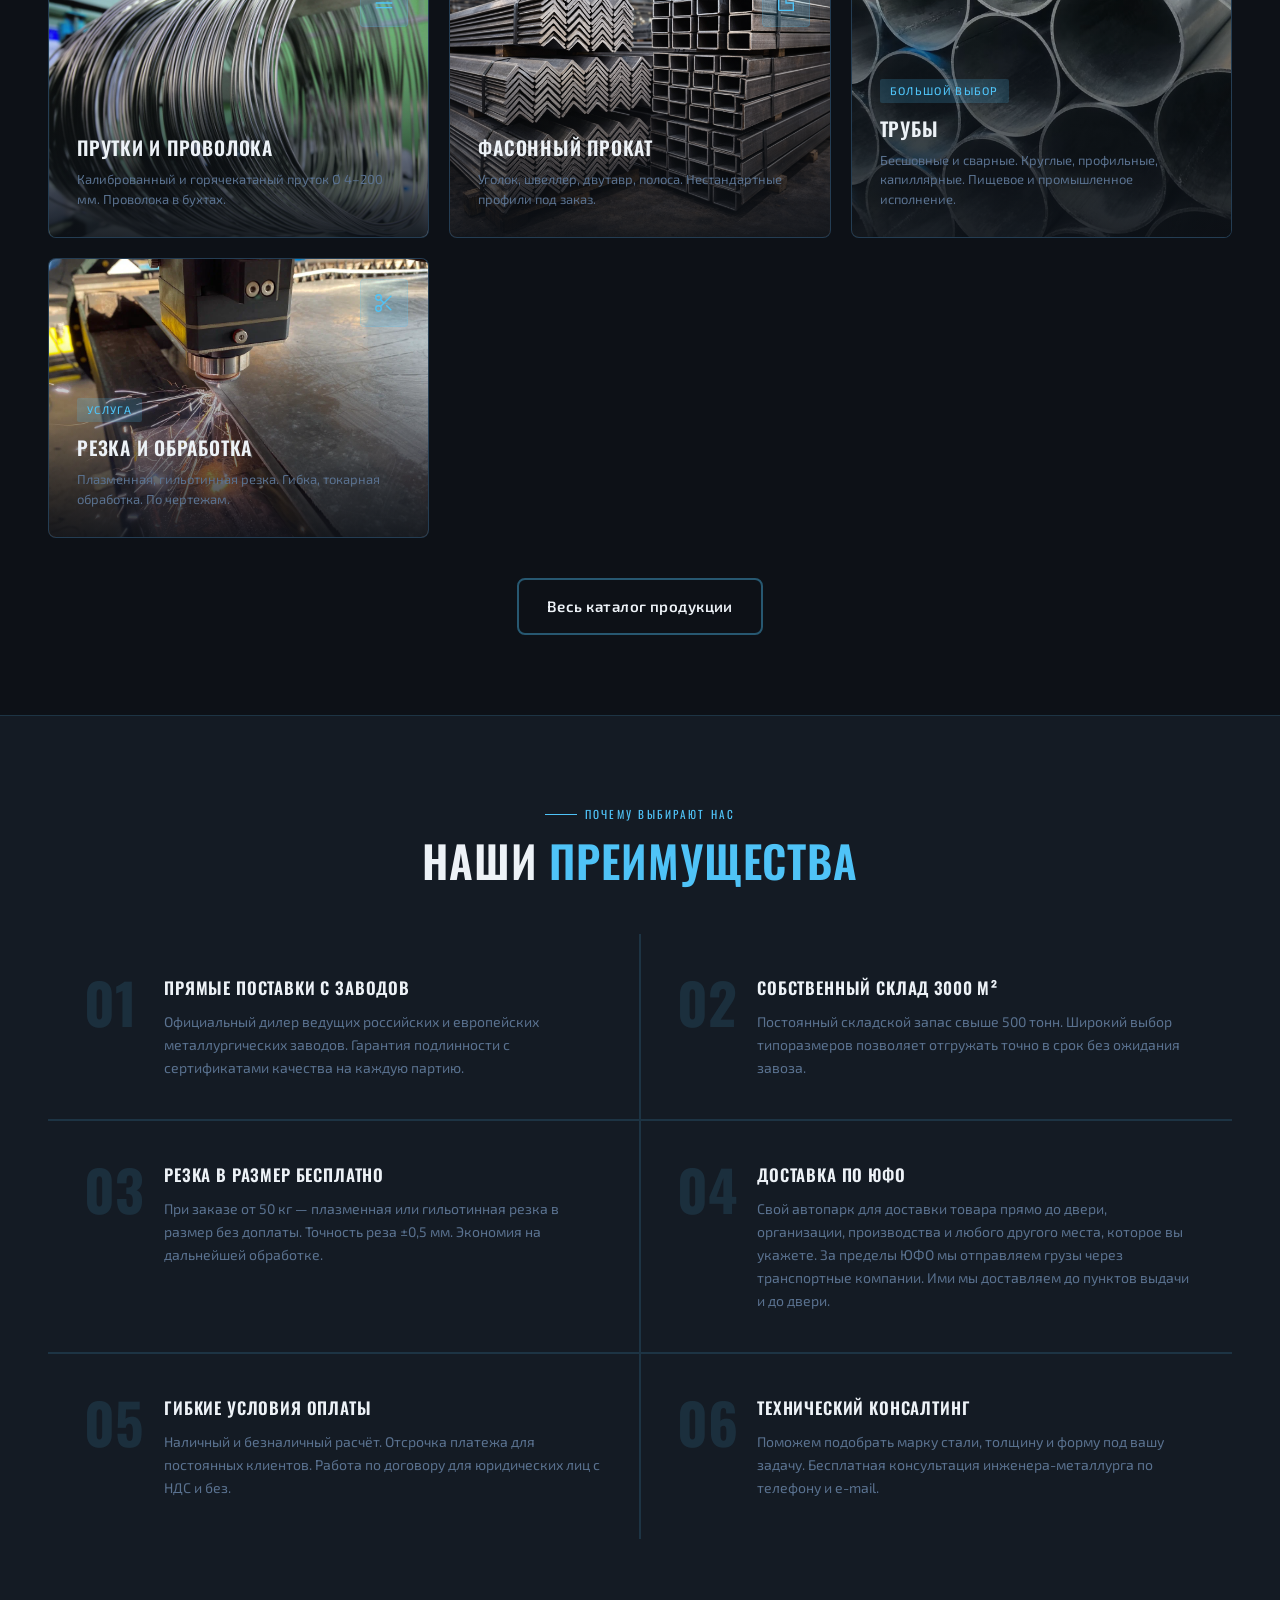
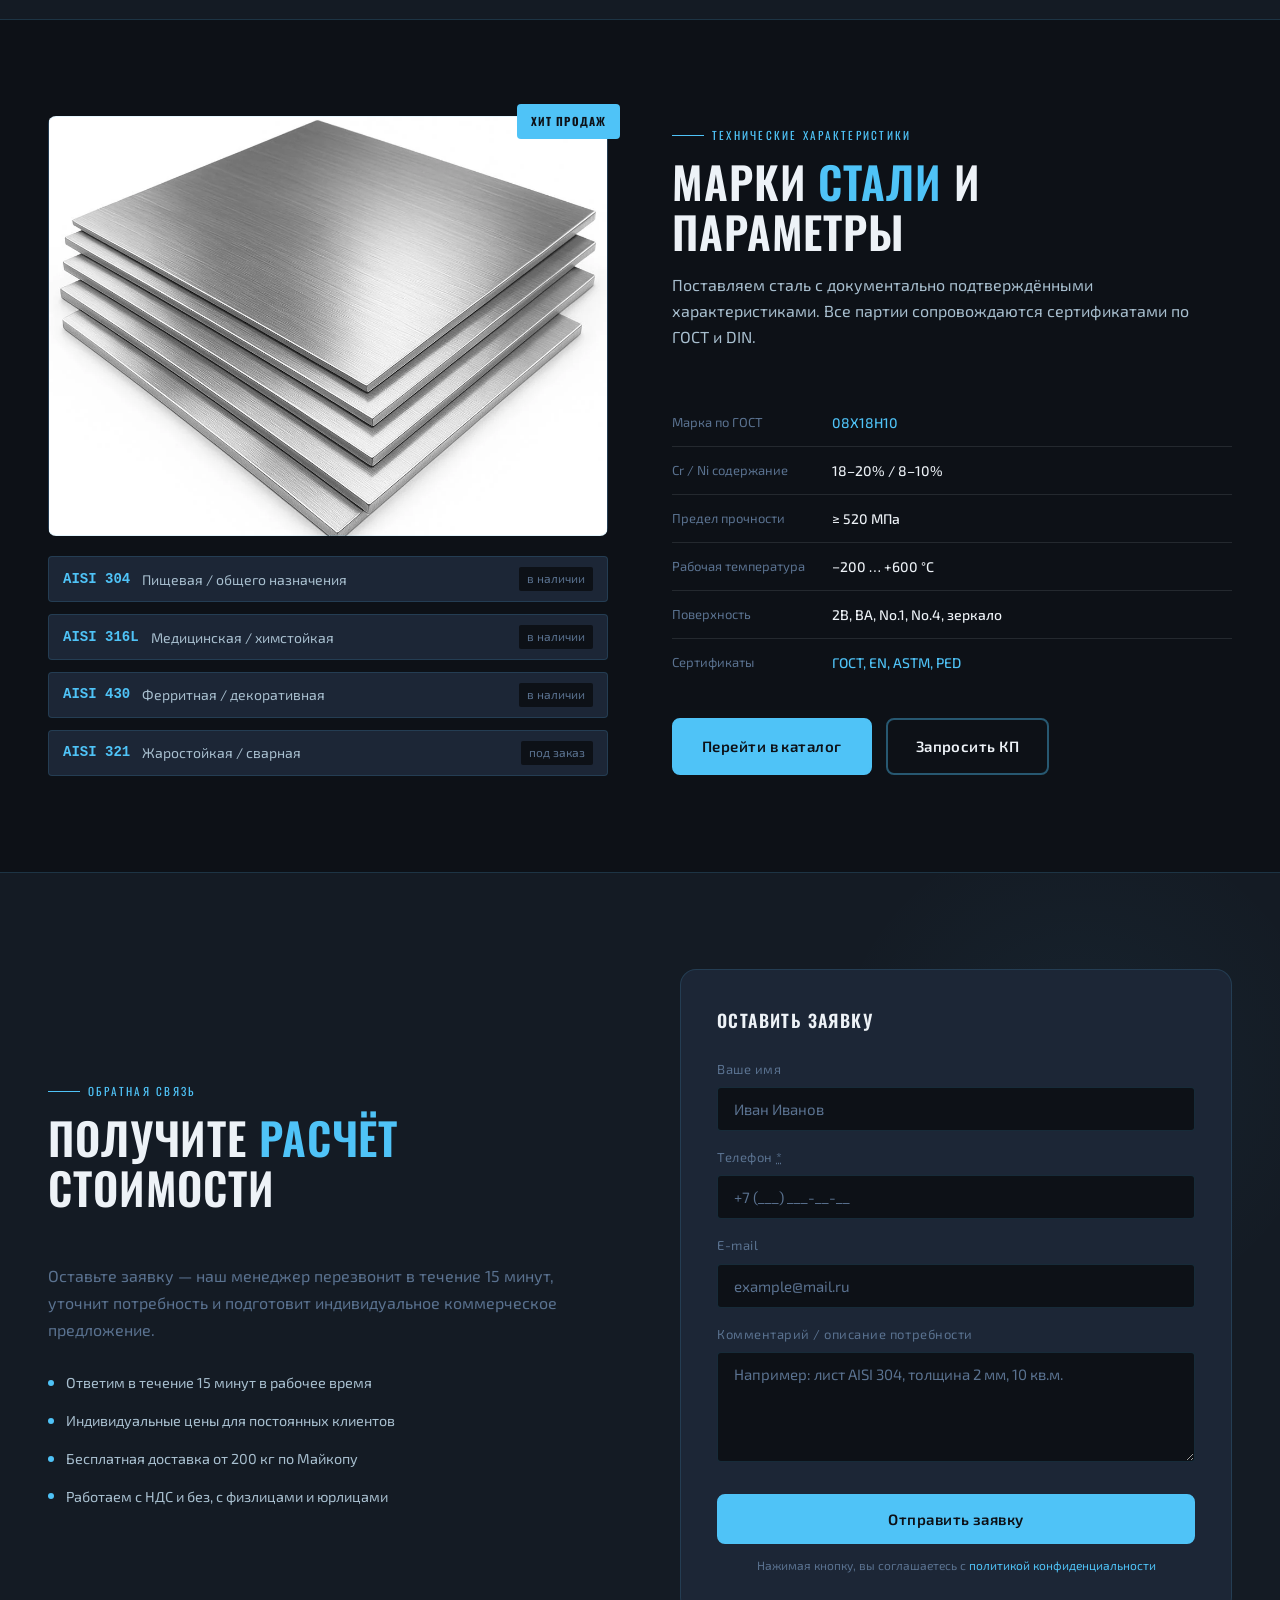
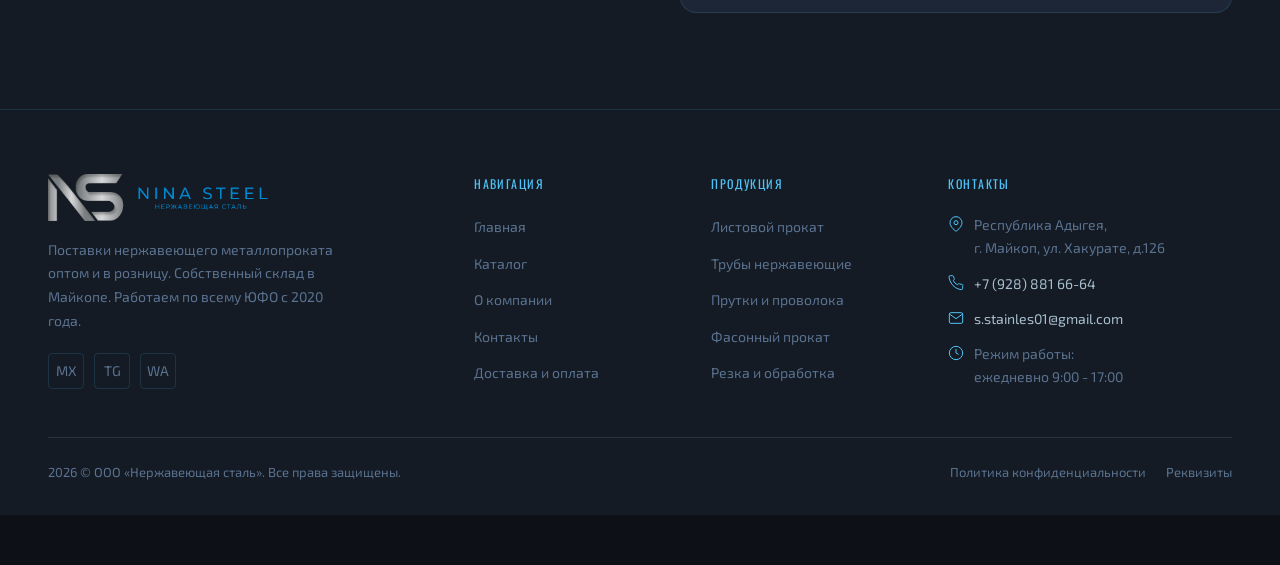
<file: Nerzhaveyka/index.html>
<!doctype html>
<html lang="ru">
  <head>
    <meta charset="UTF-8" />
    <meta name="viewport" content="width=device-width, initial-scale=1.0" />
    <meta
      name="description"
      content="Нержавейка Майкоп — поставки нержавеющей стали оптом и в розницу. Листы, трубы, прутки, фасонный прокат. Работаем по всему ЮФО."
    />
    <title>Нержавейка Майкоп — нержавеющий металлопрокат</title>

    <!-- Fonts -->
    <link rel="preconnect" href="https://fonts.googleapis.com" />
    <link rel="preconnect" href="https://fonts.gstatic.com" crossorigin />
    <link
      href="https://fonts.googleapis.com/css2?family=Oswald:wght@300;400;500;600;700&family=Exo+2:wght@300;400;500;600;700&display=swap"
      rel="stylesheet"
    />

    <!-- Styles -->
    <link rel="stylesheet" href="css/style.css" />
    <link rel="stylesheet" href="css/index.css" />
  </head>
  <body>
    <!-- =====================================================
       HEADER
       ===================================================== -->
    <header class="header" id="site-header" role="banner">
      <div class="container">
        <div class="header__inner">
          <!-- LOGO: NOT MODIFY -->
          <a
            href="index.html"
            class="header__logo"
            aria-label="Нержавейка Майкоп — на главную"
          >
            <img
              src="images/combo-logo.webp"
              alt="logo"
              width="220"
              height="50"
            />
          </a>
          <!-- LOGO END -->

          <!-- Desktop nav -->
          <nav class="nav" aria-label="Основная навигация">
            <ul class="nav__list" role="list">
              <li class="nav__item">
                <a
                  href="index.html"
                  class="nav__link nav__link_active"
                  aria-current="page"
                  >Главная</a
                >
              </li>
              <li class="nav__item">
                <a href="catalog.html" class="nav__link">Каталог</a>
              </li>
              <li class="nav__item">
                <a href="about.html" class="nav__link">О компании</a>
              </li>
              <li class="nav__item">
                <a href="contacts.html" class="nav__link">Контакты</a>
              </li>
            </ul>
          </nav>

          <!-- Header CTA -->
          <div class="header__cta">
            <a
              href="tel:+79288816664"
              class="header__phone"
              aria-label="Позвонить нам"
            >
              +7 (928) 881-66-64
            </a>
            <a href="contacts.html#form" class="btn btn_primary btn_sm"
              >Позвонить</a
            >
          </div>

          <!-- Burger button (mobile) -->
          <button
            class="header__burger"
            id="burger-btn"
            aria-label="Открыть меню"
            aria-expanded="false"
            aria-controls="mobile-nav"
          >
            <span class="header__burger-line"></span>
            <span class="header__burger-line"></span>
            <span class="header__burger-line"></span>
          </button>
        </div>
      </div>
    </header>

    <!-- Mobile nav overlay -->
    <nav
      class="mobile-nav"
      id="mobile-nav"
      aria-label="Мобильная навигация"
      aria-hidden="true"
    >
      <a
        href="index.html"
        class="mobile-nav__link mobile-nav__link_active"
        aria-current="page"
        >Главная</a
      >
      <a href="catalog.html" class="mobile-nav__link">Каталог</a>
      <a href="about.html" class="mobile-nav__link">О компании</a>
      <a href="contacts.html" class="mobile-nav__link">Контакты</a>
      <a href="tel:+79288816664" class="mobile-nav__phone"
        >+7 (928) 881-66-64</a
      >
    </nav>

    <!-- =====================================================
       MAIN
       ===================================================== -->
    <main id="main-content">
      <!-- =================================================
         HERO — SLIDER
         ================================================= -->
      <section class="hero" aria-label="Главный баннер">
        <div
          class="slider"
          id="hero-slider"
          role="region"
          aria-roledescription="карусель"
          aria-label="Ключевые преимущества"
        >
          <!-- Slides wrapper -->
          <div
            class="slider__wrapper"
            id="slider-wrapper"
            aria-live="polite"
            aria-atomic="false"
          >
            <!-- Slide 1 -->
            <article
              class="slider__slide slider__slide_active"
              role="group"
              aria-roledescription="слайд"
              aria-label="Слайд 1 из 3"
            >
              <div class="slider__slide-bg" aria-hidden="true"></div>
              <div class="slider__slide-deco" aria-hidden="true"></div>
              <div class="slider__content">
                <div class="slider__inner">
                  <p class="slider__label">Металлопрокат</p>
                  <h1 class="slider__title">
                    Нержавеющая <em>сталь</em><br />для любых задач
                  </h1>
                  <p class="slider__text">
                    Поставки листового, сортового и трубного проката марок AISI
                    304, 316, 430 со склада в Майкопе. Отгрузка в день заказа.
                  </p>
                  <div class="slider__actions">
                    <a href="catalog.html" class="btn btn_primary"
                      >Смотреть каталог</a
                    >
                    <a href="contacts.html#form" class="btn btn_outline"
                      >Получить расчёт</a
                    >
                  </div>
                </div>
              </div>
            </article>

            <!-- Slide 2 -->
            <article
              class="slider__slide"
              role="group"
              aria-roledescription="слайд"
              aria-label="Слайд 2 из 3"
            >
              <div class="slider__slide-bg" aria-hidden="true"></div>
              <div class="slider__slide-deco" aria-hidden="true"></div>
              <div class="slider__content">
                <div class="slider__inner">
                  <p class="slider__label">Склад в Майкопе</p>
                  <h2 class="slider__title">
                    Более <em>500 тонн</em><br />в наличии
                  </h2>
                  <p class="slider__text">
                    Собственный склад площадью 3 000 м². Широкий сортамент:
                    лист, труба, пруток, уголок, швеллер, фасонный прокат.
                  </p>
                  <div class="slider__actions">
                    <a href="catalog.html" class="btn btn_primary"
                      >Весь ассортимент</a
                    >
                    <a href="about.html" class="btn btn_outline">О компании</a>
                  </div>
                </div>
              </div>
            </article>

            <!-- Slide 3 -->
            <article
              class="slider__slide"
              role="group"
              aria-roledescription="слайд"
              aria-label="Слайд 3 из 3"
            >
              <div class="slider__slide-bg" aria-hidden="true"></div>
              <div class="slider__slide-deco" aria-hidden="true"></div>
              <div class="slider__content">
                <div class="slider__inner">
                  <p class="slider__label">Обработка металла</p>
                  <h2 class="slider__title">
                    Резка и<br />обработка <em>под заказ</em>
                  </h2>
                  <p class="slider__text">
                    Плазменная и гильотинная резка, гибка, токарная обработка.
                    Изготовим детали по вашим чертежам. Собственное
                    производство.
                  </p>
                  <div class="slider__actions">
                    <a href="contacts.html#form" class="btn btn_primary"
                      >Оставить заявку</a
                    >
                    <a href="about.html#services" class="btn btn_outline"
                      >Услуги</a
                    >
                  </div>
                </div>
              </div>
            </article>
          </div>
          <!-- /slider__wrapper -->

          <!-- Prev / Next buttons -->
          <button
            class="slider__btn slider__btn_prev"
            id="slider-prev"
            aria-label="Предыдущий слайд"
            type="button"
          >
            <svg
              viewBox="0 0 24 24"
              fill="none"
              stroke="currentColor"
              xmlns="http://www.w3.org/2000/svg"
              aria-hidden="true"
            >
              <polyline points="15 18 9 12 15 6"></polyline>
            </svg>
          </button>

          <button
            class="slider__btn slider__btn_next"
            id="slider-next"
            aria-label="Следующий слайд"
            type="button"
          >
            <svg
              viewBox="0 0 24 24"
              fill="none"
              stroke="currentColor"
              xmlns="http://www.w3.org/2000/svg"
              aria-hidden="true"
            >
              <polyline points="9 18 15 12 9 6"></polyline>
            </svg>
          </button>

          <!-- Navigation dots -->
          <div
            class="slider__dots"
            id="slider-dots"
            role="tablist"
            aria-label="Навигация по слайдам"
          >
            <button
              class="slider__dot slider__dot_active"
              role="tab"
              aria-selected="true"
              aria-label="Слайд 1"
              data-index="0"
            ></button>
            <button
              class="slider__dot"
              role="tab"
              aria-selected="false"
              aria-label="Слайд 2"
              data-index="1"
            ></button>
            <button
              class="slider__dot"
              role="tab"
              aria-selected="false"
              aria-label="Слайд 3"
              data-index="2"
            ></button>
          </div>

          <!-- Progress bar -->
          <div
            class="slider__progress"
            id="slider-progress"
            aria-hidden="true"
          ></div>

          <!-- Scroll hint -->
          <div class="slider__scroll-hint" aria-hidden="true">
            <span class="slider__scroll-hint-text">Scroll</span>
            <span class="slider__scroll-hint-line"></span>
          </div>
        </div>
        <!-- /slider -->
      </section>
      <!-- /hero -->

      <!-- =================================================
         STATS — УТП
         ================================================= -->
      <section class="stats" aria-label="Ключевые показатели компании">
        <div class="container">
          <ul class="stats__grid" role="list">
            <li class="stats__item">
              <div class="stats__icon" aria-hidden="true">
                <svg
                  viewBox="0 0 24 24"
                  fill="none"
                  stroke="currentColor"
                  stroke-width="1.5"
                  xmlns="http://www.w3.org/2000/svg"
                >
                  <rect x="2" y="3" width="20" height="14" rx="2"></rect>
                  <line x1="8" y1="21" x2="16" y2="21"></line>
                  <line x1="12" y1="17" x2="12" y2="21"></line>
                </svg>
              </div>
              <div class="stats__body">
                <p class="stats__value">6 лет</p>
                <p class="stats__label">на рынке металлопроката</p>
              </div>
            </li>

            <li class="stats__item">
              <div class="stats__icon" aria-hidden="true">
                <svg
                  viewBox="0 0 24 24"
                  fill="none"
                  stroke="currentColor"
                  stroke-width="1.5"
                  xmlns="http://www.w3.org/2000/svg"
                >
                  <path
                    d="M20 7H4a2 2 0 0 0-2 2v6a2 2 0 0 0 2 2h16a2 2 0 0 0 2-2V9a2 2 0 0 0-2-2z"
                  ></path>
                  <path d="M16 21V5a2 2 0 0 0-2-2h-4a2 2 0 0 0-2 2v16"></path>
                </svg>
              </div>
              <div class="stats__body">
                <p class="stats__value">500+ тонн</p>
                <p class="stats__label">постоянный складской запас</p>
              </div>
            </li>

            <li class="stats__item">
              <div class="stats__icon" aria-hidden="true">
                <svg
                  viewBox="0 0 24 24"
                  fill="none"
                  stroke="currentColor"
                  stroke-width="1.5"
                  xmlns="http://www.w3.org/2000/svg"
                >
                  <path d="M17 21v-2a4 4 0 0 0-4-4H5a4 4 0 0 0-4 4v2"></path>
                  <circle cx="9" cy="7" r="4"></circle>
                  <path d="M23 21v-2a4 4 0 0 0-3-3.87"></path>
                  <path d="M16 3.13a4 4 0 0 1 0 7.75"></path>
                </svg>
              </div>
              <div class="stats__body">
                <p class="stats__value">1 200+</p>
                <p class="stats__label">постоянных клиентов</p>
              </div>
            </li>

            <li class="stats__item">
              <div class="stats__icon" aria-hidden="true">
                <svg
                  viewBox="0 0 24 24"
                  fill="none"
                  stroke="currentColor"
                  stroke-width="1.5"
                  xmlns="http://www.w3.org/2000/svg"
                >
                  <circle cx="12" cy="12" r="10"></circle>
                  <polyline points="12 6 12 12 16 14"></polyline>
                </svg>
              </div>
              <div class="stats__body">
                <p class="stats__value">24 часа</p>
                <p class="stats__label">срок отгрузки со склада</p>
              </div>
            </li>
          </ul>
        </div>
      </section>
      <!-- /stats -->

      <!-- =================================================
         CATEGORIES
         ================================================= -->
      <section class="categories" aria-labelledby="categories-title">
        <div class="container">
          <header class="section-header">
            <p class="section-header__label">Ассортимент</p>
            <h2 class="section-header__title" id="categories-title">
              Виды <em>металлопроката</em>
            </h2>
            <p class="section-header__subtitle">
              Полный сортамент нержавеющего проката в наличии на складе в
              Майкопе. Работаем с юридическими и физическими лицами.
            </p>
          </header>

          <div class="categories__grid">
            <!-- Листовой прокат — широкая карточка -->
            <article
              class="category-card category-card_wide"
              aria-label="Листовой прокат"
            >
              <div class="category-card__bg" style="background-image: url('images/listy.webp');" aria-hidden="true"></div>
              <div class="category-card__overlay" aria-hidden="true"></div>
              <div class="category-card__icon-wrap" aria-hidden="true">
                <svg
                  viewBox="0 0 24 24"
                  fill="none"
                  stroke="currentColor"
                  stroke-width="1.5"
                >
                  <rect x="2" y="3" width="20" height="14" rx="1"></rect>
                  <line x1="2" y1="20" x2="22" y2="20"></line>
                </svg>
              </div>
              <div class="category-card__body">
                <span class="category-card__tag">Популярное</span>
                <h3 class="category-card__title">Листовой прокат</h3>
                <p class="category-card__desc">
                  Холоднокатаный и горячекатаный лист. Толщина 0,5–120 мм. Марки
                  AISI 304, 316L, 430.
                </p>
              </div>
            </article>

            <!-- Трубы — высокая карточка -->
            <article
              class="category-card category-card_tall"
              aria-label="Трубы нержавеющие"
            >
              <div class="category-card__bg" style="background-image: url('images/truba.webp');" aria-hidden="true"></div>
              <div class="category-card__overlay" aria-hidden="true"></div>
              <div class="category-card__icon-wrap" aria-hidden="true">
                <svg
                  viewBox="0 0 24 24"
                  fill="none"
                  stroke="currentColor"
                  stroke-width="1.5"
                >
                  <ellipse cx="12" cy="5" rx="9" ry="3"></ellipse>
                  <path d="M3 5v14c0 1.66 4.03 3 9 3s9-1.34 9-3V5"></path>
                </svg>
              </div>
              <div class="category-card__body">
                <span class="category-card__tag">Большой выбор</span>
                <h3 class="category-card__title">Трубы</h3>
                <p class="category-card__desc">
                  Бесшовные и сварные. Круглые, профильные, капиллярные. Пищевое
                  и промышленное исполнение.
                </p>
              </div>
            </article>

            <!-- Прутки -->
            <article class="category-card" aria-label="Прутки и проволока">
              <div class="category-card__bg" style="background-image: url('images/provoloka.webp');" aria-hidden="true"></div>
              <div class="category-card__overlay" aria-hidden="true"></div>
              <div class="category-card__icon-wrap" aria-hidden="true">
                <svg
                  viewBox="0 0 24 24"
                  fill="none"
                  stroke="currentColor"
                  stroke-width="1.5"
                >
                  <line x1="3" y1="12" x2="21" y2="12"></line>
                  <line x1="3" y1="7" x2="21" y2="7"></line>
                  <line x1="3" y1="17" x2="21" y2="17"></line>
                </svg>
              </div>
              <div class="category-card__body">
                <h3 class="category-card__title">Прутки и проволока</h3>
                <p class="category-card__desc">
                  Калиброванный и горячекатаный пруток Ø 4–200 мм. Проволока в
                  бухтах.
                </p>
              </div>
            </article>

            <!-- Фасонный прокат -->
            <article class="category-card" aria-label="Фасонный прокат">
              <div class="category-card__bg" style="background-image: url('images/prokat.webp');"aria-hidden="true"></div>
              <div class="category-card__overlay" aria-hidden="true"></div>
              <div class="category-card__icon-wrap" aria-hidden="true">
                <svg
                  viewBox="0 0 24 24"
                  fill="none"
                  stroke="currentColor"
                  stroke-width="1.5"
                >
                  <polyline
                    points="4 20 4 4 12 4 12 12 20 12 20 20 4 20"
                  ></polyline>
                </svg>
              </div>
              <div class="category-card__body">
                <h3 class="category-card__title">Фасонный прокат</h3>
                <p class="category-card__desc">
                  Уголок, швеллер, двутавр, полоса. Нестандартные профили под
                  заказ.
                </p>
              </div>
            </article>

            <!-- Резка и обработка -->
            <article
              class="category-card"
              aria-label="Резка и обработка металла"
            >
              <div class="category-card__bg" style="background-image: url('images/rezka.webp');" aria-hidden="true"></div>
              <div class="category-card__overlay" aria-hidden="true"></div>
              <div class="category-card__icon-wrap" aria-hidden="true">
                <svg
                  viewBox="0 0 24 24"
                  fill="none"
                  stroke="currentColor"
                  stroke-width="1.5"
                >
                  <circle cx="6" cy="6" r="3"></circle>
                  <circle cx="6" cy="18" r="3"></circle>
                  <path
                    d="M20 4L8.12 15.88M14.47 14.48L20 20M8.12 8.12L12 12"
                  ></path>
                </svg>
              </div>
              <div class="category-card__body">
                <span class="category-card__tag">Услуга</span>
                <h3 class="category-card__title">Резка и обработка</h3>
                <p class="category-card__desc">
                  Плазменная, гильотинная резка. Гибка, токарная обработка. По
                  чертежам.
                </p>
              </div>
            </article>
          </div>
          <!-- /categories__grid -->

          <div style="text-align: center; margin-top: 40px">
            <a href="catalog.html" class="btn btn_outline"
              >Весь каталог продукции</a
            >
          </div>
        </div>
      </section>
      <!-- /categories -->

      <!-- =================================================
         ADVANTAGES
         ================================================= -->
      <section class="advantages" aria-labelledby="advantages-title">
        <div class="container">
          <header class="section-header section-header_centered">
            <p class="section-header__label">Почему выбирают нас</p>
            <h2 class="section-header__title" id="advantages-title">
              Наши <em>преимущества</em>
            </h2>
          </header>

          <div class="advantages__grid">
            <article class="advantage-item">
              <span class="advantage-item__number" aria-hidden="true">01</span>
              <div class="advantage-item__body">
                <h3 class="advantage-item__title">Прямые поставки с заводов</h3>
                <p class="advantage-item__text">
                  Официальный дилер ведущих российских и европейских
                  металлургических заводов. Гарантия подлинности с сертификатами
                  качества на каждую партию.
                </p>
              </div>
            </article>

            <article class="advantage-item">
              <span class="advantage-item__number" aria-hidden="true">02</span>
              <div class="advantage-item__body">
                <h3 class="advantage-item__title">Собственный склад 3000 м²</h3>
                <p class="advantage-item__text">
                  Постоянный складской запас свыше 500 тонн. Широкий выбор
                  типоразмеров позволяет отгружать точно в срок без ожидания
                  завоза.
                </p>
              </div>
            </article>

            <article class="advantage-item">
              <span class="advantage-item__number" aria-hidden="true">03</span>
              <div class="advantage-item__body">
                <h3 class="advantage-item__title">Резка в размер бесплатно</h3>
                <p class="advantage-item__text">
                  При заказе от 50 кг — плазменная или гильотинная резка в
                  размер без доплаты. Точность реза ±0,5 мм. Экономия на
                  дальнейшей обработке.
                </p>
              </div>
            </article>

            <article class="advantage-item">
              <span class="advantage-item__number" aria-hidden="true">04</span>
              <div class="advantage-item__body">
                <h3 class="advantage-item__title">Доставка по ЮФО</h3>
                <p class="advantage-item__text">
                  Свой автопарк для доставки товара прямо до двери, организации,
                  производства и любого другого места, которое вы укажете. За
                  пределы ЮФО мы отправляем грузы через транспортные компании.
                  Ими мы доставляем до пунктов выдачи и до двери.
                </p>
              </div>
            </article>

            <article class="advantage-item">
              <span class="advantage-item__number" aria-hidden="true">05</span>
              <div class="advantage-item__body">
                <h3 class="advantage-item__title">Гибкие условия оплаты</h3>
                <p class="advantage-item__text">
                  Наличный и безналичный расчёт. Отсрочка платежа для постоянных
                  клиентов. Работа по договору для юридических лиц с НДС и без.
                </p>
              </div>
            </article>

            <article class="advantage-item">
              <span class="advantage-item__number" aria-hidden="true">06</span>
              <div class="advantage-item__body">
                <h3 class="advantage-item__title">Технический консалтинг</h3>
                <p class="advantage-item__text">
                  Поможем подобрать марку стали, толщину и форму под вашу
                  задачу. Бесплатная консультация инженера-металлурга по
                  телефону и e-mail.
                </p>
              </div>
            </article>
          </div>
          <!-- /advantages__grid -->
        </div>
      </section>
      <!-- /advantages -->

      <!-- =================================================
         MATERIALS SPEC
         ================================================= -->
      <section class="materials" aria-labelledby="materials-title">
        <div class="container">
          <div class="materials__layout">
            <!-- Visual block -->
            <div class="materials__visual">
              <div class="materials__visual-box" style="background-image: url('images/Aisi304.webp');"aria-hidden="true">
                <span class="materials__badge">Хит продаж</span>
              </div>

              <!-- Grade quick-list -->
              <ul
                class="materials__grades"
                role="list"
                aria-label="Доступные марки стали"
              >
                <li class="materials__grade-item">
                  <span class="materials__grade-code">AISI 304</span>
                  <span class="materials__grade-name"
                    >Пищевая / общего назначения</span
                  >
                  <span class="materials__grade-mark">в наличии</span>
                </li>
                <li class="materials__grade-item">
                  <span class="materials__grade-code">AISI 316L</span>
                  <span class="materials__grade-name"
                    >Медицинская / химстойкая</span
                  >
                  <span class="materials__grade-mark">в наличии</span>
                </li>
                <li class="materials__grade-item">
                  <span class="materials__grade-code">AISI 430</span>
                  <span class="materials__grade-name"
                    >Ферритная / декоративная</span
                  >
                  <span class="materials__grade-mark">в наличии</span>
                </li>
                <li class="materials__grade-item">
                  <span class="materials__grade-code">AISI 321</span>
                  <span class="materials__grade-name"
                    >Жаростойкая / сварная</span
                  >
                  <span class="materials__grade-mark">под заказ</span>
                </li>
              </ul>
            </div>
            <!-- /visual -->

            <!-- Text block -->
            <div class="materials__info">
              <header class="section-header">
                <p class="section-header__label">Технические характеристики</p>
                <h2 class="section-header__title" id="materials-title">
                  Марки <em>стали</em> и<br />параметры
                </h2>
                <p class="section-header__subtitle">
                  Поставляем сталь с документально подтверждёнными
                  характеристиками. Все партии сопровождаются сертификатами по
                  ГОСТ и DIN.
                </p>
              </header>

              <!-- Spec table -->
              <div
                class="spec-table"
                role="table"
                aria-label="Технические характеристики AISI 304"
              >
                <div class="spec-table__row" role="row">
                  <span class="spec-table__key" role="cell">Марка по ГОСТ</span>
                  <span
                    class="spec-table__val spec-table__val_accent"
                    role="cell"
                    >08Х18Н10</span
                  >
                </div>
                <div class="spec-table__row" role="row">
                  <span class="spec-table__key" role="cell"
                    >Cr / Ni содержание</span
                  >
                  <span class="spec-table__val" role="cell"
                    >18–20% / 8–10%</span
                  >
                </div>
                <div class="spec-table__row" role="row">
                  <span class="spec-table__key" role="cell"
                    >Предел прочности</span
                  >
                  <span class="spec-table__val" role="cell">≥ 520 МПа</span>
                </div>
                <div class="spec-table__row" role="row">
                  <span class="spec-table__key" role="cell"
                    >Рабочая температура</span
                  >
                  <span class="spec-table__val" role="cell"
                    >−200 … +600 °C</span
                  >
                </div>
                <div class="spec-table__row" role="row">
                  <span class="spec-table__key" role="cell">Поверхность</span>
                  <span class="spec-table__val" role="cell"
                    >2B, BA, No.1, No.4, зеркало</span
                  >
                </div>
                <div class="spec-table__row" role="row">
                  <span class="spec-table__key" role="cell">Сертификаты</span>
                  <span
                    class="spec-table__val spec-table__val_accent"
                    role="cell"
                    >ГОСТ, EN, ASTM, PED</span
                  >
                </div>
              </div>

              <div
                style="
                  margin-top: 32px;
                  display: flex;
                  gap: 14px;
                  flex-wrap: wrap;
                "
              >
                <a href="catalog.html" class="btn btn_primary"
                  >Перейти в каталог</a
                >
                <a href="contacts.html#form" class="btn btn_outline"
                  >Запросить КП</a
                >
              </div>
            </div>
            <!-- /info -->
          </div>
          <!-- /layout -->
        </div>
      </section>
      <!-- /materials -->

      <!-- =================================================
         CTA FORM
         ================================================= -->
      <section class="cta" id="cta-form" aria-labelledby="cta-title">
        <div class="container">
          <div class="cta__layout">
            <!-- Left: text -->
            <div class="cta__text">
              <header class="section-header">
                <p class="section-header__label">Обратная связь</p>
                <h2 class="section-header__title" id="cta-title">
                  Получите <em>расчёт</em><br />стоимости
                </h2>
              </header>
              <p class="cta__lead-text">
                Оставьте заявку — наш менеджер перезвонит в течение 15 минут,
                уточнит потребность и подготовит индивидуальное коммерческое
                предложение.
              </p>
              <ul class="cta__features" role="list">
                <li class="cta__feature">
                  <span class="cta__feature-icon" aria-hidden="true"></span>
                  Ответим в течение 15 минут в рабочее время
                </li>
                <li class="cta__feature">
                  <span class="cta__feature-icon" aria-hidden="true"></span>
                  Индивидуальные цены для постоянных клиентов
                </li>
                <li class="cta__feature">
                  <span class="cta__feature-icon" aria-hidden="true"></span>
                  Бесплатная доставка от 200 кг по Майкопу
                </li>
                <li class="cta__feature">
                  <span class="cta__feature-icon" aria-hidden="true"></span>
                  Работаем с НДС и без, с физлицами и юрлицами
                </li>
              </ul>
            </div>

            <!-- Right: form -->
            <div class="cta__form-wrap">
              <div class="contact-form" id="contact-form-block">
                <p class="contact-form__title">Оставить заявку</p>

                <form
                  class="contact-form__form"
                  id="contact-form"
                  novalidate
                  aria-label="Форма обратной связи"
                >
                  <div class="form-group">
                    <label class="form-group__label" for="field-name"
                      >Ваше имя</label
                    >
                    <input
                      class="form-group__input"
                      type="text"
                      id="field-name"
                      name="name"
                      placeholder="Иван Иванов"
                      autocomplete="name"
                      required
                    />
                    <p class="form-group__error" id="error-name" role="alert">
                      Пожалуйста, введите ваше имя
                    </p>
                  </div>

                  <div class="form-group">
                    <label class="form-group__label" for="field-phone"
                      >Телефон <abbr title="обязательное поле">*</abbr></label
                    >
                    <input
                      class="form-group__input"
                      type="tel"
                      id="field-phone"
                      name="phone"
                      placeholder="+7 (___) ___-__-__"
                      autocomplete="tel"
                      required
                    />
                    <p class="form-group__error" id="error-phone" role="alert">
                      Введите корректный номер телефона
                    </p>
                  </div>

                  <div class="form-group">
                    <label class="form-group__label" for="field-email"
                      >E-mail</label
                    >
                    <input
                      class="form-group__input"
                      type="email"
                      id="field-email"
                      name="email"
                      placeholder="example@mail.ru"
                      autocomplete="email"
                    />
                    <p class="form-group__error" id="error-email" role="alert">
                      Введите корректный e-mail
                    </p>
                  </div>

                  <div class="form-group">
                    <label class="form-group__label" for="field-message"
                      >Комментарий / описание потребности</label
                    >
                    <textarea
                      class="form-group__textarea"
                      id="field-message"
                      name="message"
                      placeholder="Например: лист AISI 304, толщина 2 мм, 10 кв.м."
                    ></textarea>
                  </div>

                  <button
                    class="btn btn_primary contact-form__submit"
                    type="submit"
                  >
                    Отправить заявку
                  </button>

                  <p class="contact-form__note">
                    Нажимая кнопку, вы соглашаетесь с
                    <a href="#" style="color: var(--clr-accent)"
                      >политикой конфиденциальности</a
                    >
                  </p>
                </form>
                <!-- /form -->

                <!-- Success message (shown after submit) -->
                <div
                  class="contact-form__success"
                  id="form-success"
                  aria-live="polite"
                  aria-atomic="true"
                >
                  <p class="contact-form__success-icon" aria-hidden="true">✓</p>
                  <p class="contact-form__success-title">Заявка отправлена!</p>
                  <p class="contact-form__success-text">
                    Мы свяжемся с вами в течение 15 минут.
                  </p>
                </div>
              </div>
              <!-- /contact-form -->
            </div>
          </div>
          <!-- /cta__layout -->
        </div>
      </section>
      <!-- /cta -->
    </main>
    <!-- /main -->

    <!-- =====================================================
       FOOTER
       ===================================================== -->
    <footer class="footer" role="contentinfo">
      <div class="container">
        <div class="footer__grid">
          <!-- Col 1: Brand -->
          <div class="footer__brand">
            <!-- LOGO: NOT MODIFY -->
            <a
              href="index.html"
              class="footer__logo"
              aria-label="Нержавейка Майкоп — на главную"
            >
              <img src="images/combo-logo.webp" alt="logo" />
            </a>
            <!-- LOGO END -->

            <p class="footer__desc">
              Поставки нержавеющего металлопроката оптом и в розницу.
              Собственный склад в Майкопе. Работаем по всему ЮФО с 2020 года.
            </p>

            <div class="footer__socials" aria-label="Социальные сети">
              <a href="https://max.ru/u/f9LHodD0cOIz-Brsv5FiRp-jdh0r43NAV6Sjc1_zUqM0gEePgRU9gAVHlK0" class="footer__social-link" aria-label="Max">MX</a>
            <a href="https://t.me/+79288816664" class="footer__social-link" aria-label="Telegram">TG</a>
            <a href="https://api.whatsapp.com/send/?phone=%2B79288816664&text&type=phone_number&app_absent=0" class="footer__social-link" aria-label="WhatsApp">WA</a>
              </a>
            </div>
          </div>
          <!-- /brand -->

          <!-- Col 2: Navigation -->
          <nav class="footer__col" aria-label="Разделы сайта">
            <p class="footer__col-title">Навигация</p>
            <ul class="footer__nav" role="list">
              <li><a href="index.html" class="footer__nav-link">Главная</a></li>
              <li>
                <a href="catalog.html" class="footer__nav-link">Каталог</a>
              </li>
              <li>
                <a href="about.html" class="footer__nav-link">О компании</a>
              </li>
              <li>
                <a href="contacts.html" class="footer__nav-link">Контакты</a>
              </li>
              <li>
                <a href="#" class="footer__nav-link">Доставка и оплата</a>
              </li>
            </ul>
          </nav>

          <!-- Col 3: Catalog sections -->
          <nav class="footer__col" aria-label="Разделы каталога">
            <p class="footer__col-title">Продукция</p>
            <ul class="footer__nav" role="list">
              <li>
                <a href="catalog.html" class="footer__nav-link"
                  >Листовой прокат</a
                >
              </li>
              <li>
                <a href="catalog.html" class="footer__nav-link"
                  >Трубы нержавеющие</a
                >
              </li>
              <li>
                <a href="catalog.html" class="footer__nav-link"
                  >Прутки и проволока</a
                >
              </li>
              <li>
                <a href="catalog.html" class="footer__nav-link"
                  >Фасонный прокат</a
                >
              </li>
              <li>
                <a href="catalog.html" class="footer__nav-link"
                  >Резка и обработка</a
                >
              </li>
            </ul>
          </nav>

          <!-- Col 4: Contacts -->
          <address class="footer__col" style="font-style: normal">
            <p class="footer__col-title">Контакты</p>
            <ul class="footer__contacts" role="list">
              <li class="footer__contact-item">
                <svg
                  class="footer__contact-icon"
                  viewBox="0 0 24 24"
                  fill="none"
                  stroke="currentColor"
                  stroke-width="1.5"
                  aria-hidden="true"
                >
                  <path
                    d="M21 10c0 7-9 13-9 13s-9-6-9-13a9 9 0 0 1 18 0z"
                  ></path>
                  <circle cx="12" cy="10" r="3"></circle>
                </svg>
                <span
                  >Республика Адыгея,<br />г. Майкоп, ул. Хакурате, д.126</span
                >
              </li>
              <li class="footer__contact-item">
                <svg
                  class="footer__contact-icon"
                  viewBox="0 0 24 24"
                  fill="none"
                  stroke="currentColor"
                  stroke-width="1.5"
                  aria-hidden="true"
                >
                  <path
                    d="M22 16.92v3a2 2 0 0 1-2.18 2 19.79 19.79 0 0 1-8.63-3.07A19.5 19.5 0 0 1 4.69 12 19.79 19.79 0 0 1 1.61 3.4 2 2 0 0 1 3.6 1h3a2 2 0 0 1 2 1.72c.127.96.361 1.903.7 2.81a2 2 0 0 1-.45 2.11L7.91 8.6a16 16 0 0 0 6 6l.91-.91a2 2 0 0 1 2.11-.45c.907.339 1.85.573 2.81.7A2 2 0 0 1 22 16.92z"
                  ></path>
                </svg>
                <a href="tel:+79288816664" class="footer__contact-link"
                  >+7 (928) 881 66-64</a
                >
              </li>
              <li class="footer__contact-item">
                <svg
                  class="footer__contact-icon"
                  viewBox="0 0 24 24"
                  fill="none"
                  stroke="currentColor"
                  stroke-width="1.5"
                  aria-hidden="true"
                >
                  <path
                    d="M4 4h16c1.1 0 2 .9 2 2v12c0 1.1-.9 2-2 2H4c-1.1 0-2-.9-2-2V6c0-1.1.9-2 2-2z"
                  ></path>
                  <polyline points="22,6 12,13 2,6"></polyline>
                </svg>
                <a
                  href="mailto:s.stainles01@gmail.com"
                  class="footer__contact-link"
                  >s.stainles01@gmail.com</a
                >
              </li>
              <li class="footer__contact-item">
                <svg
                  class="footer__contact-icon"
                  viewBox="0 0 24 24"
                  fill="none"
                  stroke="currentColor"
                  stroke-width="1.5"
                  aria-hidden="true"
                >
                  <circle cx="12" cy="12" r="10"></circle>
                  <polyline points="12 6 12 12 16 14"></polyline>
                </svg>
                <span>Режим работы: <br />ежедневно 9:00 - 17:00</span>
              </li>
            </ul>
          </address>
        </div>
        <!-- /footer__grid -->

        <!-- Bottom bar -->
        <div class="footer__bottom">
          <p class="footer__copy">
            2026 © ООО «Нержавеющая сталь». Все права защищены.
          </p>
          <nav class="footer__bottom-links" aria-label="Юридические документы">
            <a href="#" class="footer__bottom-link"
              >Политика конфиденциальности</a
            >
            <a href="#" class="footer__bottom-link">Реквизиты</a>
          </nav>
        </div>
      </div>
    </footer>

    <!-- Scripts -->
    <script src="js/main.js" defer></script>
    <script src="js/slider.js" defer></script>
    <script src="js/form.js" defer></script>
  </body>
</html>
</file>
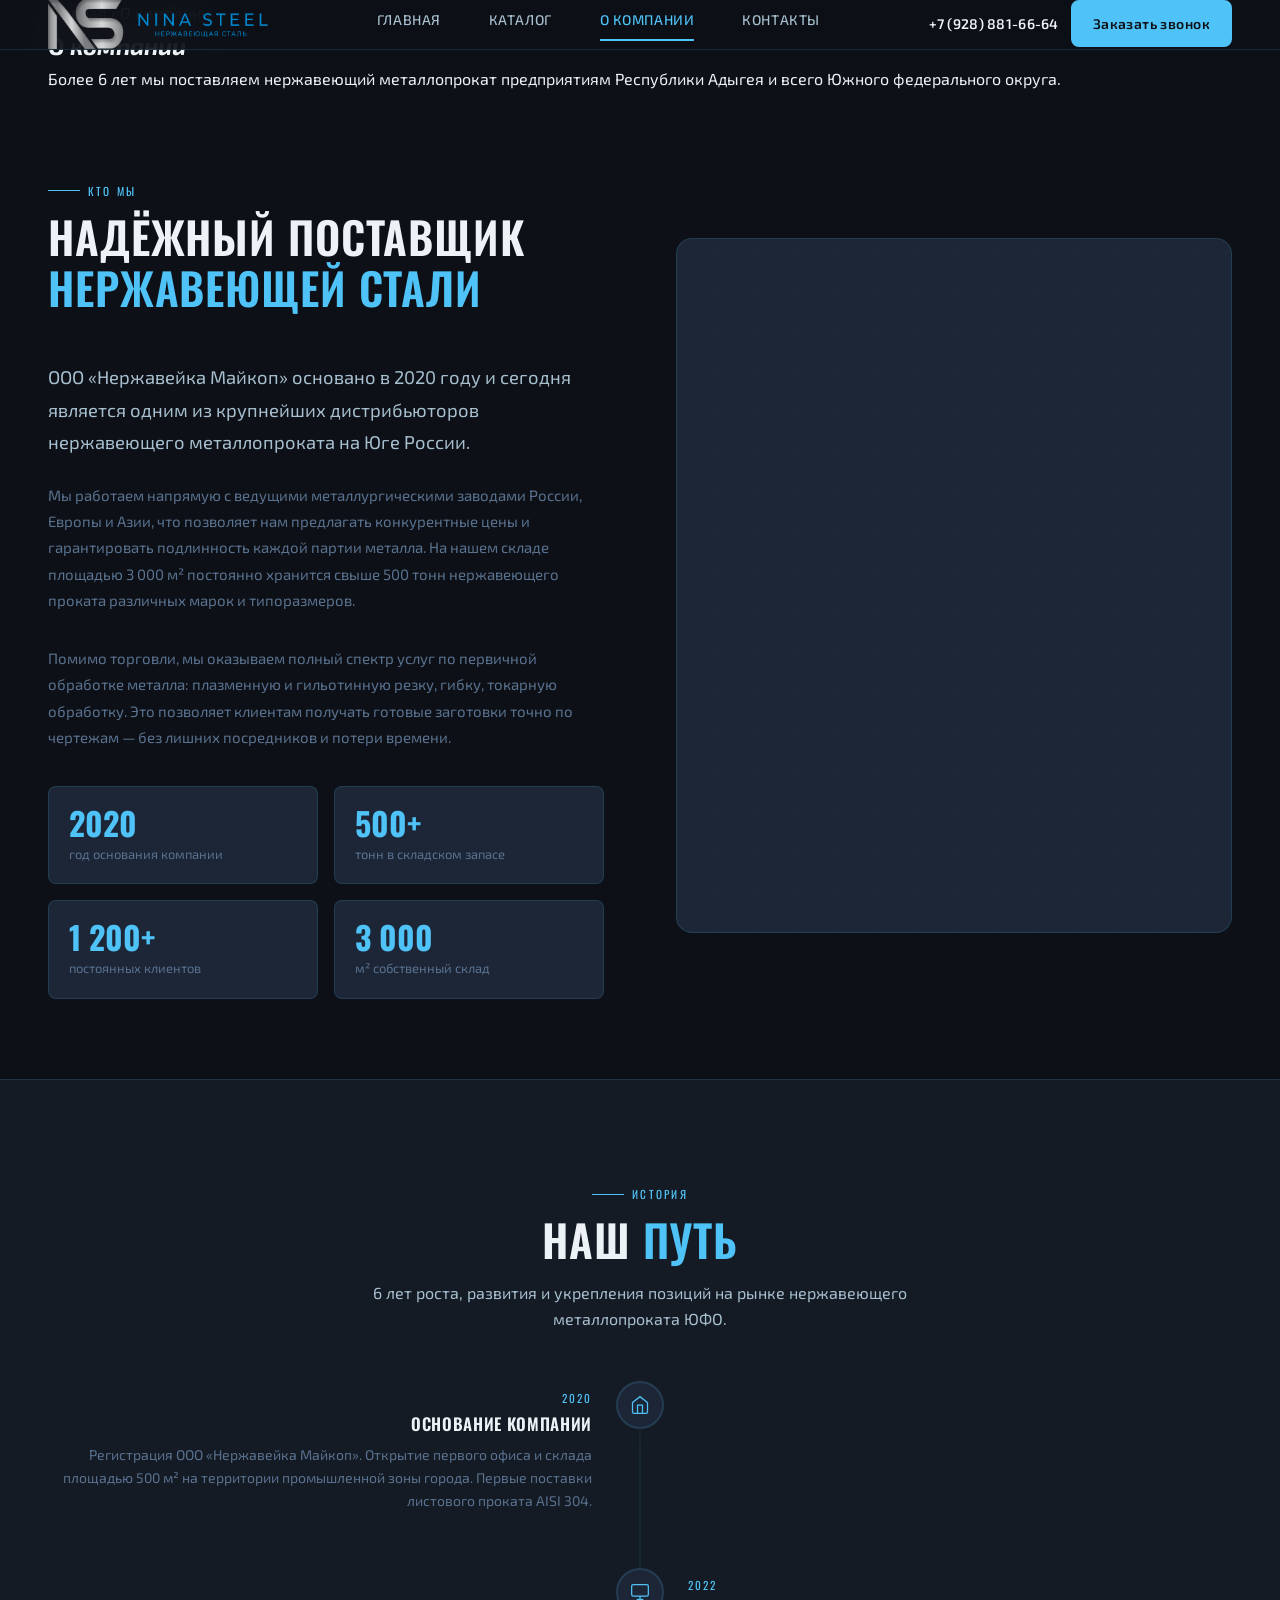
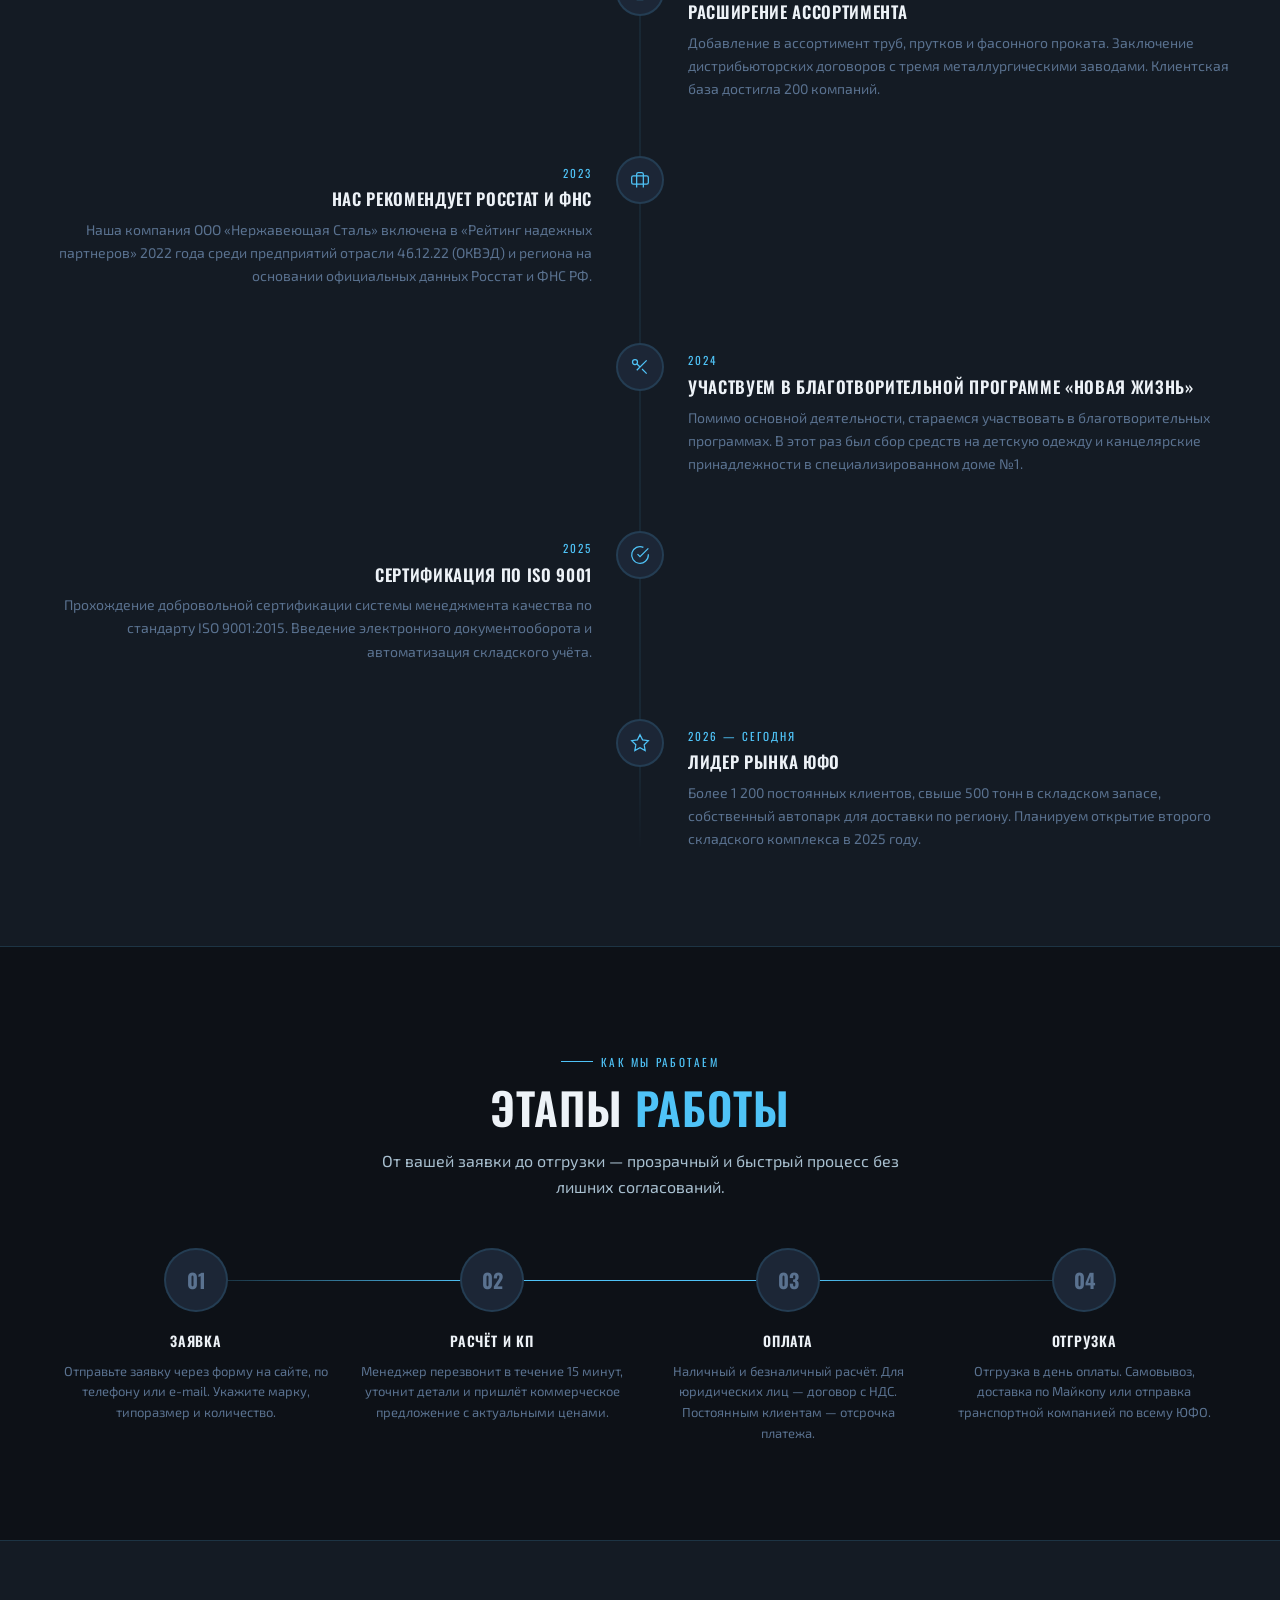
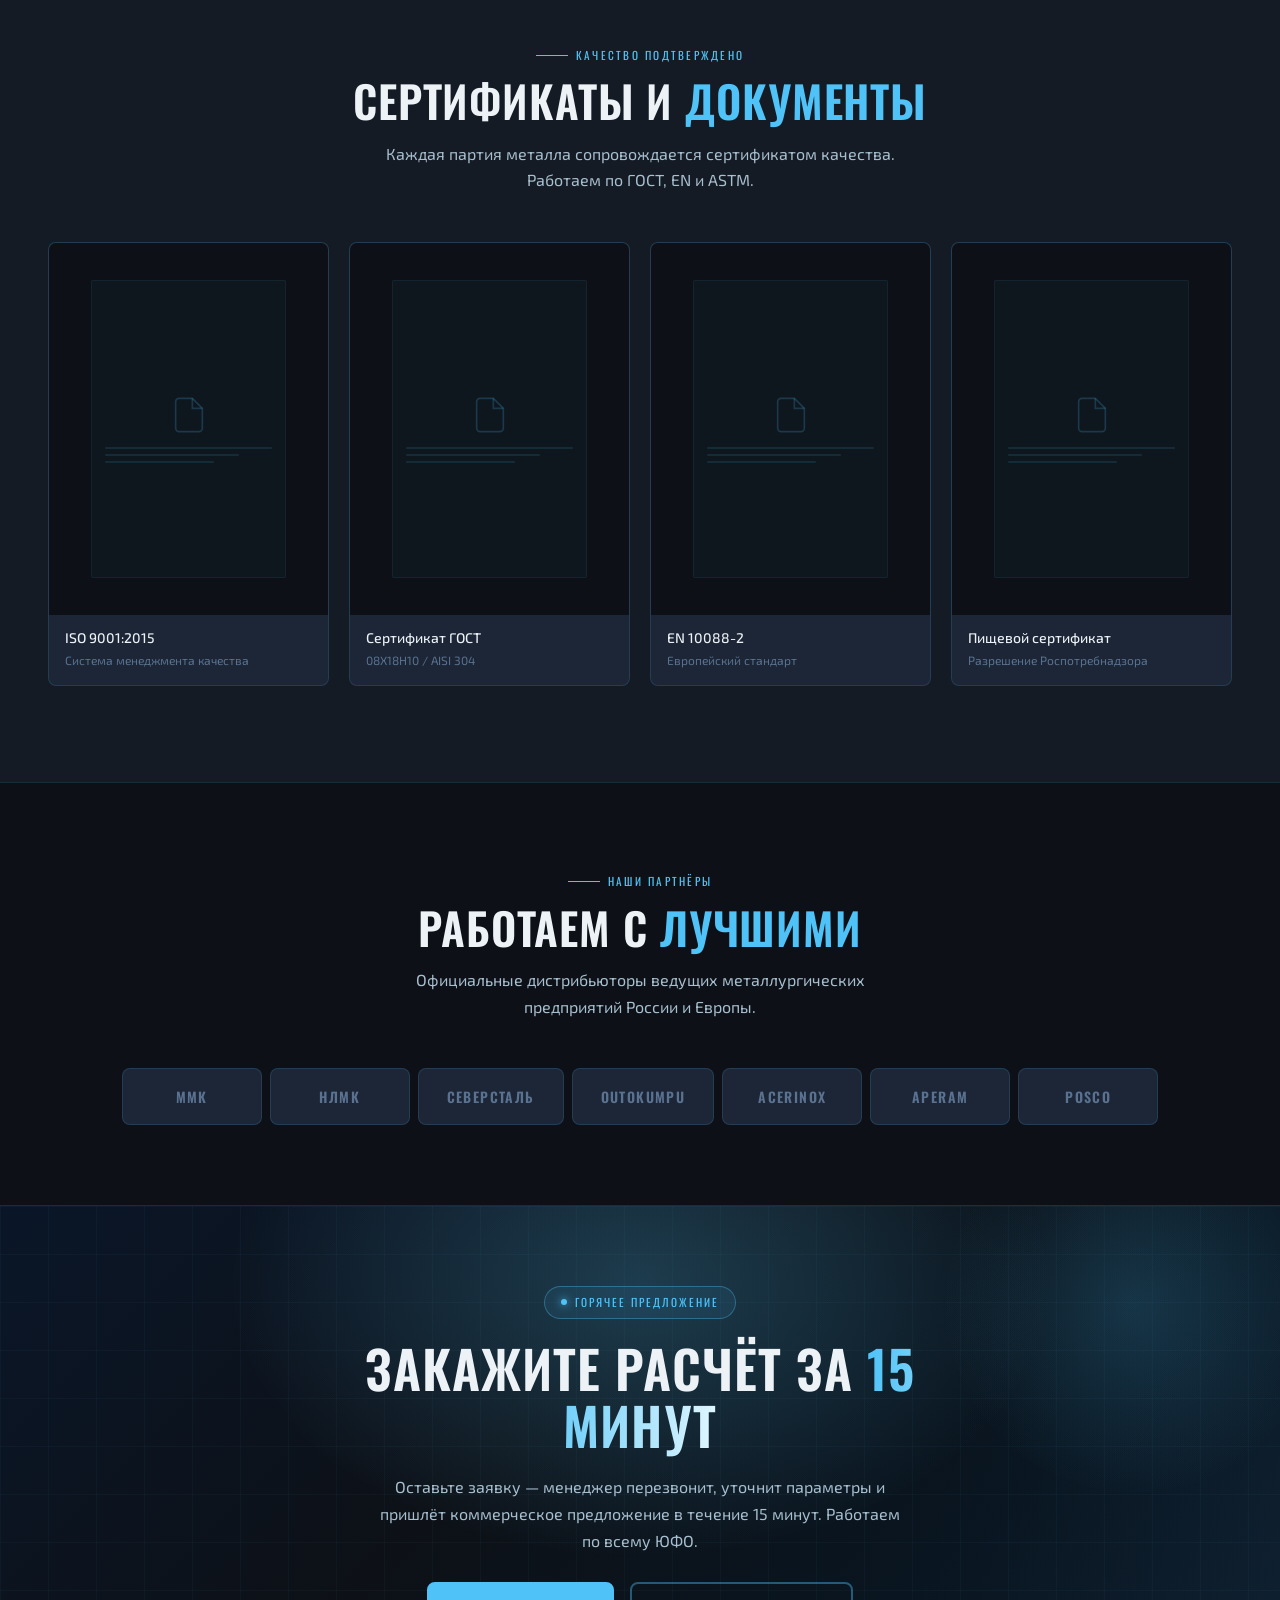
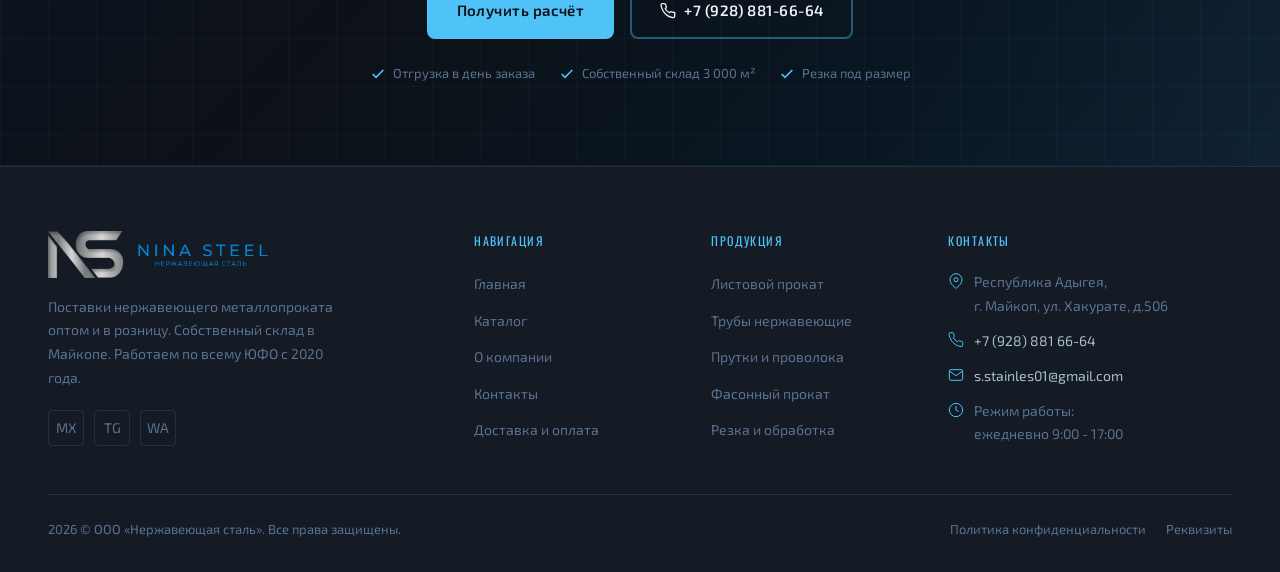
<file: about.html>
<!doctype html>
<html lang="ru">
  <head>
    <meta charset="UTF-8" />
    <meta name="viewport" content="width=device-width, initial-scale=1.0" />
    <meta
      name="description"
      content="О компании Нержавейка Майкоп — история, этапы работы, сертификаты качества, партнёры. Поставки нержавеющего металлопроката с 2010 года."
    />
    <title>О компании — Нержавейка Майкоп</title>

    <link rel="preconnect" href="https://fonts.googleapis.com" />
    <link rel="preconnect" href="https://fonts.gstatic.com" crossorigin />
    <link
      href="https://fonts.googleapis.com/css2?family=Oswald:wght@300;400;500;600;700&family=Exo+2:wght@300;400;500;600;700&display=swap"
      rel="stylesheet"
    />

    <link rel="stylesheet" href="css/style.css" />
    <link rel="stylesheet" href="css/about.css" />
    <link rel="stylesheet" href="css/index.css" />
  </head>
  <body>
    <!-- =====================================================
       HEADER
       ===================================================== -->
    <header class="header" id="site-header" role="banner">
      <div class="container">
        <div class="header__inner">
          <!-- LOGO: NOT MODIFY -->
          <a
            href="index.html"
            class="header__logo"
            aria-label="Нержавейка Майкоп — на главную"
          >
            <img
              src="images/combo-logo.webp"
              alt="logo"
              width="220"
              height="50"
            />
          </a>
          <!-- LOGO END -->

          <nav class="nav" aria-label="Основная навигация">
            <ul class="nav__list" role="list">
              <li class="nav__item">
                <a href="index.html" class="nav__link">Главная</a>
              </li>
              <li class="nav__item">
                <a href="catalog.html" class="nav__link">Каталог</a>
              </li>
              <li class="nav__item">
                <a
                  href="about.html"
                  class="nav__link nav__link_active"
                  aria-current="page"
                  >О компании</a
                >
              </li>
              <li class="nav__item">
                <a href="contacts.html" class="nav__link">Контакты</a>
              </li>
            </ul>
          </nav>

          <div class="header__cta">
            <a href="tel:+79288816664" class="header__phone"
              >+7 (928) 881-66-64</a
            >
            <a href="contacts.html#form" class="btn btn_primary btn_sm"
              >Заказать звонок</a
            >
          </div>

          <button
            class="header__burger"
            id="burger-btn"
            aria-label="Открыть меню"
            aria-expanded="false"
            aria-controls="mobile-nav"
          >
            <span class="header__burger-line"></span>
            <span class="header__burger-line"></span>
            <span class="header__burger-line"></span>
          </button>
        </div>
      </div>
    </header>

    <nav
      class="mobile-nav"
      id="mobile-nav"
      aria-label="Мобильная навигация"
      aria-hidden="true"
    >
      <a href="index.html" class="mobile-nav__link">Главная</a>
      <a href="catalog.html" class="mobile-nav__link">Каталог</a>
      <a
        href="about.html"
        class="mobile-nav__link mobile-nav__link_active"
        aria-current="page"
        >О компании</a
      >
      <a href="contacts.html" class="mobile-nav__link">Контакты</a>
      <a href="tel:+79288816664" class="mobile-nav__phone"
        >+7 (928) 881-66-64</a
      >
    </nav>

    <!-- =====================================================
       MAIN
       ===================================================== -->
    <main id="main-content">
      <!-- PAGE HERO -->
      <section class="page-hero" aria-label="Заголовок страницы">
        <div class="container">
          <div class="page-hero__inner">
            <nav class="page-hero__breadcrumb" aria-label="Хлебные крошки">
              <a
                href="index.html"
                class="page-hero__breadcrumb-item page-hero__breadcrumb-item_link"
                >Главная</a
              >
              <span class="page-hero__breadcrumb-sep" aria-hidden="true"
                >›</span
              >
              <span class="page-hero__breadcrumb-item" aria-current="page"
                >О компании</span
              >
            </nav>
            <h1 class="page-hero__title">О <em>компании</em></h1>
            <p class="page-hero__subtitle">
              Более 6 лет мы поставляем нержавеющий металлопрокат предприятиям
              Республики Адыгея и всего Южного федерального округа.
            </p>
          </div>
        </div>
      </section>

      <!-- =================================================
         COMPANY INTRO
         ================================================= -->
      <section class="company-intro" aria-labelledby="company-intro-title">
        <div class="container">
          <div class="company-intro__layout">
            <!-- Text block -->
            <div class="company-intro__text">
              <header class="section-header">
                <p class="section-header__label">Кто мы</p>
                <h2 class="section-header__title" id="company-intro-title">
                  Надёжный поставщик<br /><em>нержавеющей стали</em>
                </h2>
              </header>

              <p class="company-intro__lead">
                ООО «Нержавейка Майкоп» основано в 2020 году и сегодня является
                одним из крупнейших дистрибьюторов нержавеющего металлопроката
                на Юге России.
              </p>

              <p class="company-intro__body">
                Мы работаем напрямую с ведущими металлургическими заводами
                России, Европы и Азии, что позволяет нам предлагать конкурентные
                цены и гарантировать подлинность каждой партии металла. На нашем
                складе площадью 3 000 м² постоянно хранится свыше 500 тонн
                нержавеющего проката различных марок и типоразмеров.
              </p>

              <p class="company-intro__body">
                Помимо торговли, мы оказываем полный спектр услуг по первичной
                обработке металла: плазменную и гильотинную резку, гибку,
                токарную обработку. Это позволяет клиентам получать готовые
                заготовки точно по чертежам — без лишних посредников и потери
                времени.
              </p>

              <div
                class="company-intro__kpi"
                role="list"
                aria-label="Ключевые показатели"
              >
                <div class="kpi-item" role="listitem">
                  <p class="kpi-item__value">2020</p>
                  <p class="kpi-item__label">год основания компании</p>
                </div>
                <div class="kpi-item" role="listitem">
                  <p class="kpi-item__value">500+</p>
                  <p class="kpi-item__label">тонн в складском запасе</p>
                </div>
                <div class="kpi-item" role="listitem">
                  <p class="kpi-item__value">1 200+</p>
                  <p class="kpi-item__label">постоянных клиентов</p>
                </div>
                <div class="kpi-item" role="listitem">
                  <p class="kpi-item__value">3 000</p>
                  <p class="kpi-item__label">м² собственный склад</p>
                </div>
              </div>
            </div>

            <!-- Visual block -->
            <div class="company-intro__visual-main">
  <div class="company-intro__video-wrapper">
    <iframe
      src="https://rutube.ru/play/embed/8529ea3a7644c7747e5aecfab4254273/"
      width="100%"
      height="100%"
      frameborder="0"
      allow="clipboard-write; autoplay"
      webkitAllowFullScreen
      mozallowfullscreen
      allowfullscreen
    ></iframe>
  </div>
</div>
          </div>
        </div>
      </section>

      <!-- =================================================
         TIMELINE — ИСТОРИЯ КОМПАНИИ
         ================================================= -->
      <section class="timeline-section" aria-labelledby="timeline-title">
        <div class="container">
          <header class="section-header section-header_centered">
            <p class="section-header__label">История</p>
            <h2 class="section-header__title" id="timeline-title">
              Наш <em>путь</em>
            </h2>
            <p class="section-header__subtitle">
              6 лет роста, развития и укрепления позиций на рынке нержавеющего
              металлопроката ЮФО.
            </p>
          </header>

          <ol class="timeline" aria-label="История компании">
            <li class="timeline__item">
              <div class="timeline__content">
                <p class="timeline__year">2020</p>
                <h3 class="timeline__title">Основание компании</h3>
                <p class="timeline__text">
                  Регистрация ООО «Нержавейка Майкоп». Открытие первого офиса и
                  склада площадью 500 м² на территории промышленной зоны города.
                  Первые поставки листового проката AISI 304.
                </p>
              </div>
              <div class="timeline__node" aria-hidden="true">
                <svg
                  viewBox="0 0 24 24"
                  fill="none"
                  stroke="currentColor"
                  stroke-width="1.5"
                >
                  <path
                    d="M3 9l9-7 9 7v11a2 2 0 0 1-2 2H5a2 2 0 0 1-2-2z"
                  ></path>
                  <polyline points="9 22 9 12 15 12 15 22"></polyline>
                </svg>
              </div>
              <div class="timeline__empty" aria-hidden="true"></div>
            </li>

            <li class="timeline__item">
              <div class="timeline__empty" aria-hidden="true"></div>
              <div class="timeline__node" aria-hidden="true">
                <svg
                  viewBox="0 0 24 24"
                  fill="none"
                  stroke="currentColor"
                  stroke-width="1.5"
                >
                  <rect x="2" y="3" width="20" height="14" rx="2"></rect>
                  <line x1="8" y1="21" x2="16" y2="21"></line>
                  <line x1="12" y1="17" x2="12" y2="21"></line>
                </svg>
              </div>
              <div class="timeline__content">
                <p class="timeline__year">2022</p>
                <h3 class="timeline__title">Расширение ассортимента</h3>
                <p class="timeline__text">
                  Добавление в ассортимент труб, прутков и фасонного проката.
                  Заключение дистрибьюторских договоров с тремя
                  металлургическими заводами. Клиентская база достигла 200
                  компаний.
                </p>
              </div>
            </li>

            <li class="timeline__item">
              <div class="timeline__content">
                <p class="timeline__year">2023</p>
                <h3 class="timeline__title">Нас рекомендует
Росстат и ФНС</h3>
                <p class="timeline__text">
                  Наша компания ООО «Нержавеющая Сталь» включена в «Рейтинг надежных партнеров» 2022 года среди предприятий отрасли 46.12.22 (ОКВЭД) и региона на основании официальных данных Росстат и ФНС РФ.
                </p>
              </div>
              <div class="timeline__node" aria-hidden="true">
                <svg
                  viewBox="0 0 24 24"
                  fill="none"
                  stroke="currentColor"
                  stroke-width="1.5"
                >
                  <path
                    d="M20 7H4a2 2 0 0 0-2 2v6a2 2 0 0 0 2 2h16a2 2 0 0 0 2-2V9a2 2 0 0 0-2-2z"
                  ></path>
                  <path d="M16 21V5a2 2 0 0 0-2-2h-4a2 2 0 0 0-2 2v16"></path>
                </svg>
              </div>
              <div class="timeline__empty" aria-hidden="true"></div>
            </li>

            <li class="timeline__item">
              <div class="timeline__empty" aria-hidden="true"></div>
              <div class="timeline__node" aria-hidden="true">
                <svg
                  viewBox="0 0 24 24"
                  fill="none"
                  stroke="currentColor"
                  stroke-width="1.5"
                >
                  <circle cx="6" cy="6" r="3"></circle>
                  <path
                    d="M20 4L8.12 15.88M14.47 14.48L20 20M8.12 8.12L12 12"
                  ></path>
                </svg>
              </div>
              <div class="timeline__content">
                <p class="timeline__year">2024</p>
                <h3 class="timeline__title">
                  Участвуем в благотворительной программе «Новая Жизнь»
                </h3>
                <p class="timeline__text">
                 Помимо основной деятельности, стараемся участвовать в благотворительных программах. В этот раз был сбор средств на детскую одежду и канцелярские принадлежности в специализированном доме №1.
                </p>
              </div>
            </li>

            <li class="timeline__item">
              <div class="timeline__content">
                <p class="timeline__year">2025</p>
                <h3 class="timeline__title">Сертификация по ISO 9001</h3>
                <p class="timeline__text">
                  Прохождение добровольной сертификации системы менеджмента
                  качества по стандарту ISO 9001:2015. Введение электронного
                  документооборота и автоматизация складского учёта.
                </p>
              </div>
              <div class="timeline__node" aria-hidden="true">
                <svg
                  viewBox="0 0 24 24"
                  fill="none"
                  stroke="currentColor"
                  stroke-width="1.5"
                >
                  <path d="M22 11.08V12a10 10 0 1 1-5.93-9.14"></path>
                  <polyline points="22 4 12 14.01 9 11.01"></polyline>
                </svg>
              </div>
              <div class="timeline__empty" aria-hidden="true"></div>
            </li>

            <li class="timeline__item">
              <div class="timeline__empty" aria-hidden="true"></div>
              <div class="timeline__node" aria-hidden="true">
                <svg
                  viewBox="0 0 24 24"
                  fill="none"
                  stroke="currentColor"
                  stroke-width="1.5"
                >
                  <polygon
                    points="12 2 15.09 8.26 22 9.27 17 14.14 18.18 21.02 12 17.77 5.82 21.02 7 14.14 2 9.27 8.91 8.26 12 2"
                  ></polygon>
                </svg>
              </div>
              <div class="timeline__content">
                <p class="timeline__year">2026 — сегодня</p>
                <h3 class="timeline__title">Лидер рынка ЮФО</h3>
                <p class="timeline__text">
                  Более 1 200 постоянных клиентов, свыше 500 тонн в складском
                  запасе, собственный автопарк для доставки по региону.
                  Планируем открытие второго складского комплекса в 2025 году.
                </p>
              </div>
            </li>
          </ol>
        </div>
      </section>

      <!-- =================================================
         WORKFLOW — ЭТАПЫ РАБОТЫ С КЛИЕНТОМ
         ================================================= -->
      <section class="workflow" id="services" aria-labelledby="workflow-title">
        <div class="container">
          <header class="section-header section-header_centered">
            <p class="section-header__label">Как мы работаем</p>
            <h2 class="section-header__title" id="workflow-title">
              Этапы <em>работы</em>
            </h2>
            <p class="section-header__subtitle">
              От вашей заявки до отгрузки — прозрачный и быстрый процесс без
              лишних согласований.
            </p>
          </header>

          <ol class="workflow__steps" aria-label="Этапы сотрудничества">
            <li class="workflow__step">
              <div class="workflow__step-num" aria-hidden="true">01</div>
              <h3 class="workflow__step-title">Заявка</h3>
              <p class="workflow__step-text">
                Отправьте заявку через форму на сайте, по телефону или e-mail.
                Укажите марку, типоразмер и количество.
              </p>
            </li>

            <li class="workflow__step">
              <div class="workflow__step-num" aria-hidden="true">02</div>
              <h3 class="workflow__step-title">Расчёт и КП</h3>
              <p class="workflow__step-text">
                Менеджер перезвонит в течение 15 минут, уточнит детали и пришлёт
                коммерческое предложение с актуальными ценами.
              </p>
            </li>

            <li class="workflow__step">
              <div class="workflow__step-num" aria-hidden="true">03</div>
              <h3 class="workflow__step-title">Оплата</h3>
              <p class="workflow__step-text">
                Наличный и безналичный расчёт. Для юридических лиц — договор с
                НДС. Постоянным клиентам — отсрочка платежа.
              </p>
            </li>

            <li class="workflow__step">
              <div class="workflow__step-num" aria-hidden="true">04</div>
              <h3 class="workflow__step-title">Отгрузка</h3>
              <p class="workflow__step-text">
                Отгрузка в день оплаты. Самовывоз, доставка по Майкопу или
                отправка транспортной компанией по всему ЮФО.
              </p>
            </li>
          </ol>
        </div>
      </section>

      <!-- =================================================
         CERTIFICATES
         ================================================= -->
      <section class="certificates" aria-labelledby="cert-title">
        <div class="container">
          <header class="section-header section-header_centered">
            <p class="section-header__label">Качество подтверждено</p>
            <h2 class="section-header__title" id="cert-title">
              Сертификаты и <em>документы</em>
            </h2>
            <p class="section-header__subtitle">
              Каждая партия металла сопровождается сертификатом качества.
              Работаем по ГОСТ, EN и ASTM.
            </p>
          </header>

          <ul
            class="certificates__grid"
            role="list"
            aria-label="Список сертификатов"
          >
            <li
              class="cert-card"
              role="listitem"
              tabindex="0"
              aria-label="Сертификат ISO 9001:2015"
            >
              <div class="cert-card__preview" aria-hidden="true">
                <span class="cert-card__preview-icon">
                  <svg
                    viewBox="0 0 24 24"
                    fill="none"
                    stroke="currentColor"
                    stroke-width="1"
                  >
                    <path
                      d="M14 2H6a2 2 0 0 0-2 2v16a2 2 0 0 0 2 2h12a2 2 0 0 0 2-2V8z"
                    ></path>
                    <polyline points="14 2 14 8 20 8"></polyline>
                  </svg>
                </span>
                <div class="cert-card__preview-lines" aria-hidden="true">
                  <div class="cert-card__preview-line"></div>
                  <div class="cert-card__preview-line"></div>
                  <div class="cert-card__preview-line"></div>
                </div>
                <div class="cert-card__overlay" aria-hidden="true">
                  <span class="cert-card__overlay-icon">
                    <svg
                      viewBox="0 0 24 24"
                      fill="none"
                      stroke="currentColor"
                      stroke-width="1.5"
                    >
                      <path
                        d="M1 12s4-8 11-8 11 8 11 8-4 8-11 8-11-8-11-8z"
                      ></path>
                      <circle cx="12" cy="12" r="3"></circle>
                    </svg>
                  </span>
                </div>
              </div>
              <div class="cert-card__body">
                <p class="cert-card__name">ISO 9001:2015</p>
                <p class="cert-card__meta">Система менеджмента качества</p>
              </div>
            </li>

            <li
              class="cert-card"
              role="listitem"
              tabindex="0"
              aria-label="Сертификат соответствия ГОСТ"
            >
              <div class="cert-card__preview" aria-hidden="true">
                <span class="cert-card__preview-icon">
                  <svg
                    viewBox="0 0 24 24"
                    fill="none"
                    stroke="currentColor"
                    stroke-width="1"
                  >
                    <path
                      d="M14 2H6a2 2 0 0 0-2 2v16a2 2 0 0 0 2 2h12a2 2 0 0 0 2-2V8z"
                    ></path>
                    <polyline points="14 2 14 8 20 8"></polyline>
                  </svg>
                </span>
                <div class="cert-card__preview-lines" aria-hidden="true">
                  <div class="cert-card__preview-line"></div>
                  <div class="cert-card__preview-line"></div>
                  <div class="cert-card__preview-line"></div>
                </div>
                <div class="cert-card__overlay" aria-hidden="true">
                  <span class="cert-card__overlay-icon">
                    <svg
                      viewBox="0 0 24 24"
                      fill="none"
                      stroke="currentColor"
                      stroke-width="1.5"
                    >
                      <path
                        d="M1 12s4-8 11-8 11 8 11 8-4 8-11 8-11-8-11-8z"
                      ></path>
                      <circle cx="12" cy="12" r="3"></circle>
                    </svg>
                  </span>
                </div>
              </div>
              <div class="cert-card__body">
                <p class="cert-card__name">Сертификат ГОСТ</p>
                <p class="cert-card__meta">08Х18Н10 / AISI 304</p>
              </div>
            </li>

            <li
              class="cert-card"
              role="listitem"
              tabindex="0"
              aria-label="Сертификат по EN 10088"
            >
              <div class="cert-card__preview" aria-hidden="true">
                <span class="cert-card__preview-icon">
                  <svg
                    viewBox="0 0 24 24"
                    fill="none"
                    stroke="currentColor"
                    stroke-width="1"
                  >
                    <path
                      d="M14 2H6a2 2 0 0 0-2 2v16a2 2 0 0 0 2 2h12a2 2 0 0 0 2-2V8z"
                    ></path>
                    <polyline points="14 2 14 8 20 8"></polyline>
                  </svg>
                </span>
                <div class="cert-card__preview-lines" aria-hidden="true">
                  <div class="cert-card__preview-line"></div>
                  <div class="cert-card__preview-line"></div>
                  <div class="cert-card__preview-line"></div>
                </div>
                <div class="cert-card__overlay" aria-hidden="true">
                  <span class="cert-card__overlay-icon">
                    <svg
                      viewBox="0 0 24 24"
                      fill="none"
                      stroke="currentColor"
                      stroke-width="1.5"
                    >
                      <path
                        d="M1 12s4-8 11-8 11 8 11 8-4 8-11 8-11-8-11-8z"
                      ></path>
                      <circle cx="12" cy="12" r="3"></circle>
                    </svg>
                  </span>
                </div>
              </div>
              <div class="cert-card__body">
                <p class="cert-card__name">EN 10088-2</p>
                <p class="cert-card__meta">Европейский стандарт</p>
              </div>
            </li>

            <li
              class="cert-card"
              role="listitem"
              tabindex="0"
              aria-label="Пищевой сертификат"
            >
              <div class="cert-card__preview" aria-hidden="true">
                <span class="cert-card__preview-icon">
                  <svg
                    viewBox="0 0 24 24"
                    fill="none"
                    stroke="currentColor"
                    stroke-width="1"
                  >
                    <path
                      d="M14 2H6a2 2 0 0 0-2 2v16a2 2 0 0 0 2 2h12a2 2 0 0 0 2-2V8z"
                    ></path>
                    <polyline points="14 2 14 8 20 8"></polyline>
                  </svg>
                </span>
                <div class="cert-card__preview-lines" aria-hidden="true">
                  <div class="cert-card__preview-line"></div>
                  <div class="cert-card__preview-line"></div>
                  <div class="cert-card__preview-line"></div>
                </div>
                <div class="cert-card__overlay" aria-hidden="true">
                  <span class="cert-card__overlay-icon">
                    <svg
                      viewBox="0 0 24 24"
                      fill="none"
                      stroke="currentColor"
                      stroke-width="1.5"
                    >
                      <path
                        d="M1 12s4-8 11-8 11 8 11 8-4 8-11 8-11-8-11-8z"
                      ></path>
                      <circle cx="12" cy="12" r="3"></circle>
                    </svg>
                  </span>
                </div>
              </div>
              <div class="cert-card__body">
                <p class="cert-card__name">Пищевой сертификат</p>
                <p class="cert-card__meta">Разрешение Роспотребнадзора</p>
              </div>
            </li>
          </ul>
        </div>
      </section>

      <!-- =================================================
         PARTNERS
         ================================================= -->
      <section class="partners" aria-labelledby="partners-title">
        <div class="container">
          <header class="section-header section-header_centered">
            <p class="section-header__label">Наши партнёры</p>
            <h2 class="section-header__title" id="partners-title">
              Работаем с <em>лучшими</em>
            </h2>
            <p class="section-header__subtitle">
              Официальные дистрибьюторы ведущих металлургических предприятий
              России и Европы.
            </p>
          </header>

          <ul class="partners__logos" role="list" aria-label="Список партнёров">
            <li>
              <span class="partner-logo" aria-label="Завод-партнёр">ММК</span>
            </li>
            <li>
              <span class="partner-logo" aria-label="Завод-партнёр">НЛМК</span>
            </li>
            <li>
              <span class="partner-logo" aria-label="Завод-партнёр"
                >Северсталь</span
              >
            </li>
            <li>
              <span class="partner-logo" aria-label="Завод-партнёр"
                >Outokumpu</span
              >
            </li>
            <li>
              <span class="partner-logo" aria-label="Завод-партнёр"
                >Acerinox</span
              >
            </li>
            <li>
              <span class="partner-logo" aria-label="Завод-партнёр"
                >Aperam</span
              >
            </li>
            <li>
              <span class="partner-logo" aria-label="Завод-партнёр">POSCO</span>
            </li>
          </ul>
        </div>
      </section>

      <!-- =================================================
         CTA STRIP
         ================================================= -->
   <!-- PROMO BANNER -->
<section class="promo-banner" aria-label="Специальное предложение">
  <div class="promo-banner__deco" aria-hidden="true">
    <div class="promo-banner__deco" aria-hidden="true">
  <span class="promo-banner__particle" style="width:3px;height:3px;left:10%;top:70%;--dur:7s;--delay:0s;box-shadow:0 0 6px var(--clr-accent)"></span>
  <span class="promo-banner__particle" style="width:2px;height:2px;left:20%;top:80%;--dur:5s;--delay:1s;box-shadow:0 0 4px var(--clr-accent)"></span>
  <span class="promo-banner__particle" style="width:4px;height:4px;left:35%;top:75%;--dur:8s;--delay:0.5s;box-shadow:0 0 8px var(--clr-accent)"></span>
  <span class="promo-banner__particle" style="width:2px;height:2px;left:55%;top:85%;--dur:6s;--delay:2s;box-shadow:0 0 4px var(--clr-accent)"></span>
  <span class="promo-banner__particle" style="width:3px;height:3px;left:70%;top:72%;--dur:9s;--delay:0.8s;box-shadow:0 0 6px var(--clr-accent)"></span>
  <span class="promo-banner__particle" style="width:2px;height:2px;left:82%;top:78%;--dur:5s;--delay:1.5s;box-shadow:0 0 4px var(--clr-accent)"></span>
  <span class="promo-banner__particle" style="width:3px;height:3px;left:90%;top:65%;--dur:7s;--delay:3s;box-shadow:0 0 6px var(--clr-accent)"></span>
</div>
<div class="promo-banner__shimmer" aria-hidden="true"></div>
  </div>
  <div class="container">
    <div class="promo-banner__inner">
      <div class="promo-banner__badge">Горячее предложение</div>
      <h2 class="promo-banner__title">
        Закажите расчёт за <em>15 минут</em>
      </h2>
      <p class="promo-banner__text">
        Оставьте заявку — менеджер перезвонит, уточнит параметры и пришлёт
        коммерческое предложение в течение 15 минут. Работаем по всему ЮФО.
      </p>
      <div class="promo-banner__actions">
        <a href="contacts.html#form" class="btn btn_primary">
          Получить расчёт
        </a>
        <a href="tel:+79288816664" class="btn btn_outline">
          <svg width="16" height="16" viewBox="0 0 24 24" fill="none" stroke="currentColor" stroke-width="2" aria-hidden="true">
            <path d="M22 16.92v3a2 2 0 0 1-2.18 2 19.79 19.79 0 0 1-8.63-3.07A19.5 19.5 0 0 1 4.69 12 19.79 19.79 0 0 1 1.61 3.4 2 2 0 0 1 3.6 1h3a2 2 0 0 1 2 1.72c.127.96.361 1.903.7 2.81a2 2 0 0 1-.45 2.11L7.91 8.6a16 16 0 0 0 6 6l.91-.91a2 2 0 0 1 2.11-.45c.907.339 1.85.573 2.81.7A2 2 0 0 1 22 16.92z"/>
          </svg>
          +7 (928) 881-66-64
        </a>
      </div>
      <ul class="promo-banner__features">
        <li class="promo-banner__feature">
          <svg width="16" height="16" viewBox="0 0 24 24" fill="none" stroke="currentColor" stroke-width="2.5"><polyline points="20 6 9 17 4 12"/></svg>
          Отгрузка в день заказа
        </li>
        <li class="promo-banner__feature">
          <svg width="16" height="16" viewBox="0 0 24 24" fill="none" stroke="currentColor" stroke-width="2.5"><polyline points="20 6 9 17 4 12"/></svg>
          Собственный склад 3 000 м²
        </li>
        <li class="promo-banner__feature">
          <svg width="16" height="16" viewBox="0 0 24 24" fill="none" stroke="currentColor" stroke-width="2.5"><polyline points="20 6 9 17 4 12"/></svg>
          Резка под размер
        </li>
      </ul>
    </div>
  </div>
</section>


    <!-- =====================================================
       FOOTER
       ===================================================== -->
    <footer class="footer" role="contentinfo">
      <div class="container">
        <div class="footer__grid">
          <!-- Col 1: Brand -->
          <div class="footer__brand">
            <!-- LOGO: NOT MODIFY -->
            <a
              href="index.html"
              class="footer__logo"
              aria-label="Нержавейка Майкоп — на главную"
            >
              <img src="images/combo-logo.webp" alt="logo" />
            </a>
            <!-- LOGO END -->

            <p class="footer__desc">
              Поставки нержавеющего металлопроката оптом и в розницу.
              Собственный склад в Майкопе. Работаем по всему ЮФО с 2020 года.
            </p>

            <div class="footer__socials" aria-label="Социальные сети">
              <a href="https://max.ru/u/f9LHodD0cOIz-Brsv5FiRp-jdh0r43NAV6Sjc1_zUqM0gEePgRU9gAVHlK0" class="footer__social-link" aria-label="Max">MX</a>
              <a href="https://t.me/+79288816664" class="footer__social-link" aria-label="Telegram">TG</a>
              <a href="https://api.whatsapp.com/send/?phone=%2B79288816664&text&type=phone_number&app_absent=0" class="footer__social-link" aria-label="WhatsApp">WA</a>
            </div>
          </div>
          <!-- /brand -->

          <!-- Col 2: Navigation -->
          <nav class="footer__col" aria-label="Разделы сайта">
            <p class="footer__col-title">Навигация</p>
            <ul class="footer__nav" role="list">
              <li><a href="index.html" class="footer__nav-link">Главная</a></li>
              <li>
                <a href="catalog.html" class="footer__nav-link">Каталог</a>
              </li>
              <li>
                <a href="about.html" class="footer__nav-link">О компании</a>
              </li>
              <li>
                <a href="contacts.html" class="footer__nav-link">Контакты</a>
              </li>
              <li>
                <a href="#" class="footer__nav-link">Доставка и оплата</a>
              </li>
            </ul>
          </nav>

          <!-- Col 3: Catalog sections -->
          <nav class="footer__col" aria-label="Разделы каталога">
            <p class="footer__col-title">Продукция</p>
            <ul class="footer__nav" role="list">
              <li>
                <a href="catalog.html" class="footer__nav-link"
                  >Листовой прокат</a
                >
              </li>
              <li>
                <a href="catalog.html" class="footer__nav-link"
                  >Трубы нержавеющие</a
                >
              </li>
              <li>
                <a href="catalog.html" class="footer__nav-link"
                  >Прутки и проволока</a
                >
              </li>
              <li>
                <a href="catalog.html" class="footer__nav-link"
                  >Фасонный прокат</a
                >
              </li>
              <li>
                <a href="catalog.html" class="footer__nav-link"
                  >Резка и обработка</a
                >
              </li>
            </ul>
          </nav>

          <!-- Col 4: Contacts -->
          <address class="footer__col" style="font-style: normal">
            <p class="footer__col-title">Контакты</p>
            <ul class="footer__contacts" role="list">
              <li class="footer__contact-item">
                <svg
                  class="footer__contact-icon"
                  viewBox="0 0 24 24"
                  fill="none"
                  stroke="currentColor"
                  stroke-width="1.5"
                  aria-hidden="true"
                >
                  <path
                    d="M21 10c0 7-9 13-9 13s-9-6-9-13a9 9 0 0 1 18 0z"
                  ></path>
                  <circle cx="12" cy="10" r="3"></circle>
                </svg>
                <span
                  >Республика Адыгея,<br />г. Майкоп, ул. Хакурате, д.506</span
                >
              </li>
              <li class="footer__contact-item">
                <svg
                  class="footer__contact-icon"
                  viewBox="0 0 24 24"
                  fill="none"
                  stroke="currentColor"
                  stroke-width="1.5"
                  aria-hidden="true"
                >
                  <path
                    d="M22 16.92v3a2 2 0 0 1-2.18 2 19.79 19.79 0 0 1-8.63-3.07A19.5 19.5 0 0 1 4.69 12 19.79 19.79 0 0 1 1.61 3.4 2 2 0 0 1 3.6 1h3a2 2 0 0 1 2 1.72c.127.96.361 1.903.7 2.81a2 2 0 0 1-.45 2.11L7.91 8.6a16 16 0 0 0 6 6l.91-.91a2 2 0 0 1 2.11-.45c.907.339 1.85.573 2.81.7A2 2 0 0 1 22 16.92z"
                  ></path>
                </svg>
                <a href="tel:+79288816664" class="footer__contact-link"
                  >+7 (928) 881 66-64</a
                >
              </li>
              <li class="footer__contact-item">
                <svg
                  class="footer__contact-icon"
                  viewBox="0 0 24 24"
                  fill="none"
                  stroke="currentColor"
                  stroke-width="1.5"
                  aria-hidden="true"
                >
                  <path
                    d="M4 4h16c1.1 0 2 .9 2 2v12c0 1.1-.9 2-2 2H4c-1.1 0-2-.9-2-2V6c0-1.1.9-2 2-2z"
                  ></path>
                  <polyline points="22,6 12,13 2,6"></polyline>
                </svg>
                <a
                  href="mailto:s.stainles01@gmail.com"
                  class="footer__contact-link"
                  >s.stainles01@gmail.com</a
                >
              </li>
              <li class="footer__contact-item">
                <svg
                  class="footer__contact-icon"
                  viewBox="0 0 24 24"
                  fill="none"
                  stroke="currentColor"
                  stroke-width="1.5"
                  aria-hidden="true"
                >
                  <circle cx="12" cy="12" r="10"></circle>
                  <polyline points="12 6 12 12 16 14"></polyline>
                </svg>
                <span>Режим работы: <br />ежедневно 9:00 - 17:00</span>
              </li>
            </ul>
          </address>
        </div>
        <!-- /footer__grid -->

        <!-- Bottom bar -->
        <div class="footer__bottom">
          <p class="footer__copy">
            2026 © ООО «Нержавеющая сталь». Все права защищены.
          </p>
          <nav class="footer__bottom-links" aria-label="Юридические документы">
            <a href="#" class="footer__bottom-link"
              >Политика конфиденциальности</a
            >
            <a href="#" class="footer__bottom-link">Реквизиты</a>
          </nav>
        </div>
      </div>
    </footer>


    <script src="js/main.js" defer></script>
    <script src="js/about.js" defer></script>
  </body>
</html>
</file>
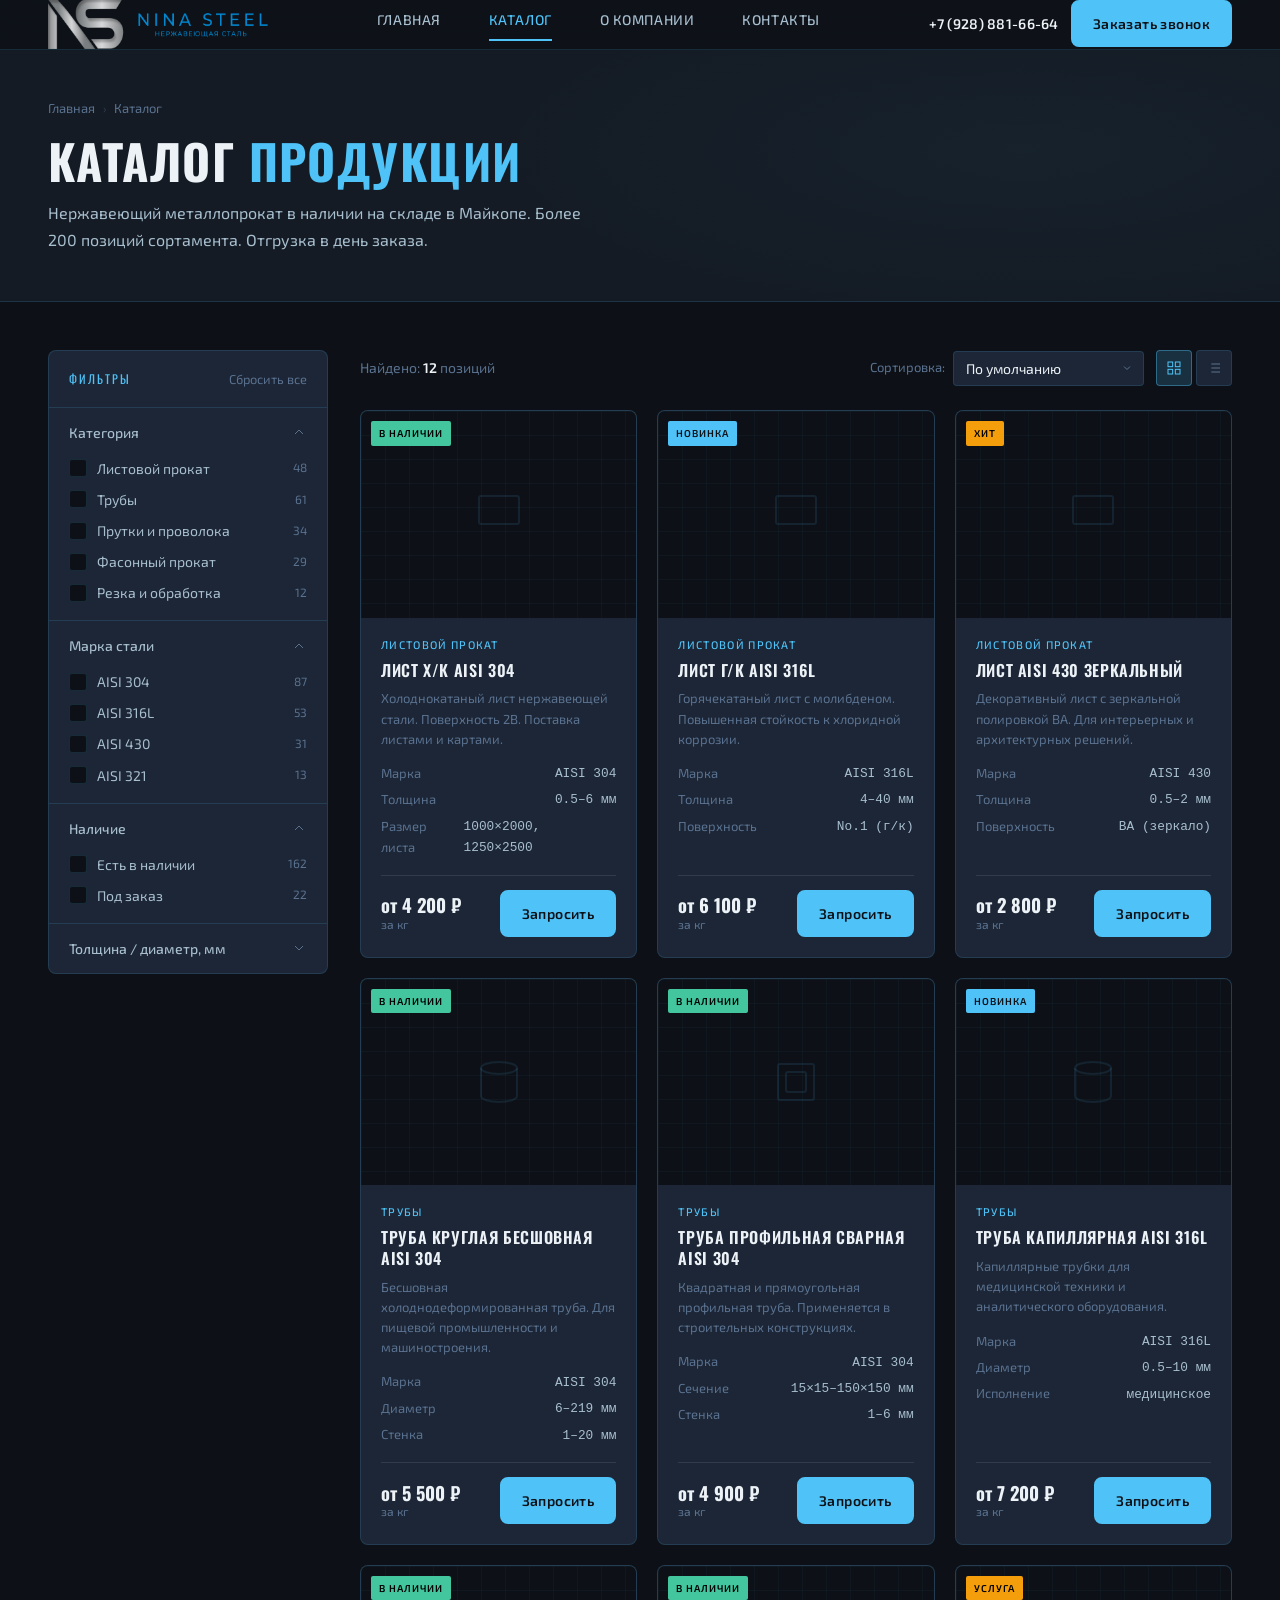
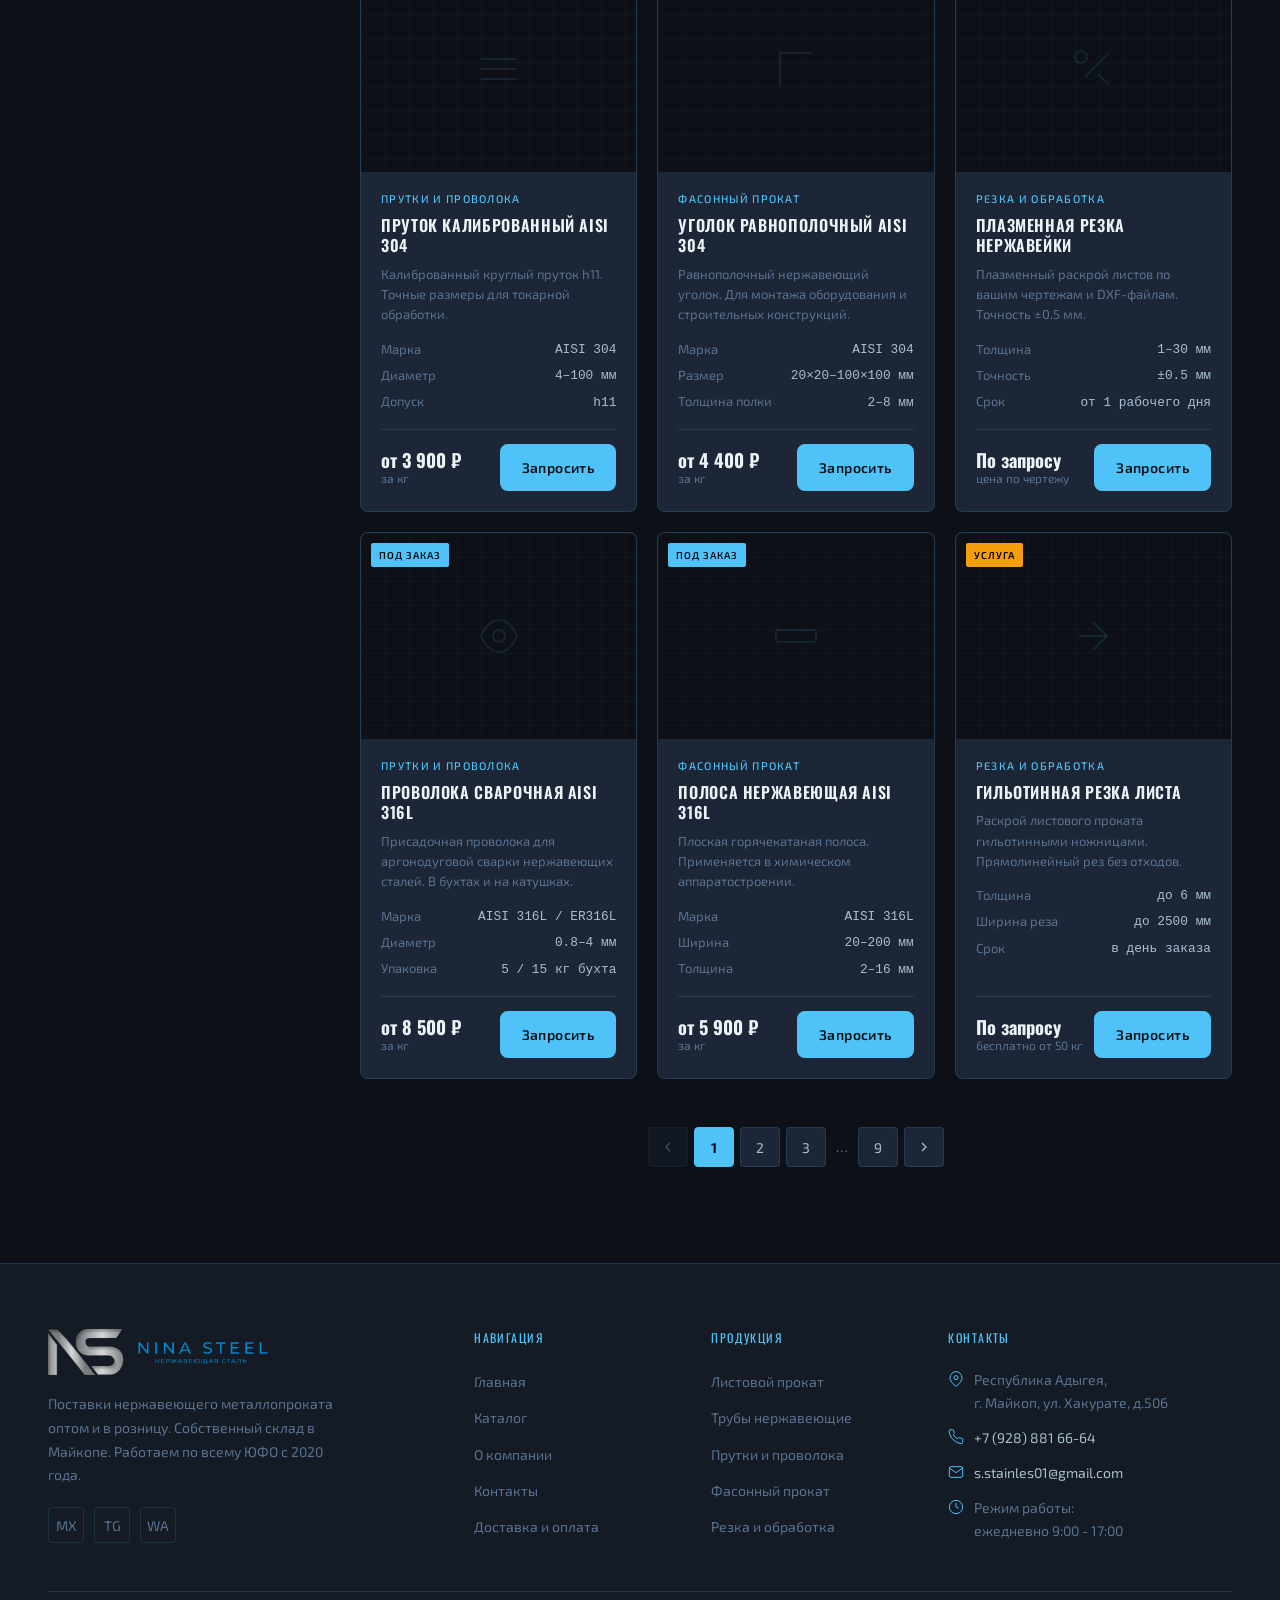
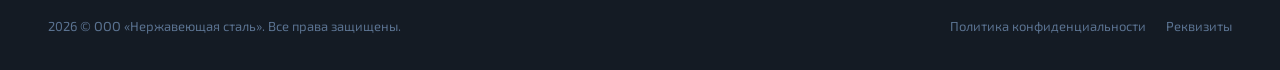
<file: catalog.html>
<!DOCTYPE html>
<html lang="ru">
<head>
  <meta charset="UTF-8" />
  <meta name="viewport" content="width=device-width, initial-scale=1.0" />
  <meta name="description" content="Каталог нержавеющего металлопроката — листы, трубы, прутки, фасонный прокат. Нержавейка Майкоп." />
  <title>Каталог — Нержавейка Майкоп</title>

  <link rel="preconnect" href="https://fonts.googleapis.com" />
  <link rel="preconnect" href="https://fonts.gstatic.com" crossorigin />
  <link href="https://fonts.googleapis.com/css2?family=Oswald:wght@300;400;500;600;700&family=Exo+2:wght@300;400;500;600;700&display=swap" rel="stylesheet" />

  <link rel="stylesheet" href="css/style.css" />
  <link rel="stylesheet" href="css/catalog.css" />
  <link rel="stylesheet" href="css/index.css" />
</head>
<body>

  <!-- =====================================================
       HEADER
       ===================================================== -->
  <header class="header" id="site-header" role="banner">
    <div class="container">
      <div class="header__inner">

        <!-- LOGO: NOT MODIFY -->
        <a href="index.html" class="header__logo" aria-label="Нержавейка Майкоп — на главную">
         <img
              src="images/combo-logo.webp"
              alt="logo"
              width="220"
              height="50"
            />
        </a>
        <!-- LOGO END -->

        <nav class="nav" aria-label="Основная навигация">
          <ul class="nav__list" role="list">
            <li class="nav__item"><a href="index.html"    class="nav__link">Главная</a></li>
            <li class="nav__item"><a href="catalog.html"  class="nav__link nav__link_active" aria-current="page">Каталог</a></li>
            <li class="nav__item"><a href="about.html"    class="nav__link">О компании</a></li>
            <li class="nav__item"><a href="contacts.html" class="nav__link">Контакты</a></li>
          </ul>
        </nav>

        <div class="header__cta">
          <a href="tel:+79288816664" class="header__phone">+7 (928) 881-66-64</a>
          <a href="contacts.html#form" class="btn btn_primary btn_sm">Заказать звонок</a>
        </div>

        <button class="header__burger" id="burger-btn" aria-label="Открыть меню" aria-expanded="false" aria-controls="mobile-nav">
          <span class="header__burger-line"></span>
          <span class="header__burger-line"></span>
          <span class="header__burger-line"></span>
        </button>
      </div>
    </div>
  </header>

  <nav class="mobile-nav" id="mobile-nav" aria-label="Мобильная навигация" aria-hidden="true">
    <a href="index.html"    class="mobile-nav__link">Главная</a>
    <a href="catalog.html"  class="mobile-nav__link mobile-nav__link_active">Каталог</a>
    <a href="about.html"    class="mobile-nav__link">О компании</a>
    <a href="contacts.html" class="mobile-nav__link">Контакты</a>
    <a href="tel:+79288816664" class="mobile-nav__phone">+7 (928) 881-66-64</a>
  </nav>

  <!-- =====================================================
       MAIN
       ===================================================== -->
  <main id="main-content">

    <!-- PAGE HERO -->
    <section class="page-hero" aria-label="Заголовок страницы каталога">
      <div class="container">
        <div class="page-hero__inner">
          <nav class="page-hero__breadcrumb" aria-label="Хлебные крошки">
            <a href="index.html" class="page-hero__breadcrumb-item page-hero__breadcrumb-item_link">Главная</a>
            <span class="page-hero__breadcrumb-sep" aria-hidden="true">›</span>
            <span class="page-hero__breadcrumb-item" aria-current="page">Каталог</span>
          </nav>
          <h1 class="page-hero__title">Каталог <em>продукции</em></h1>
          <p class="page-hero__subtitle">
            Нержавеющий металлопрокат в наличии на складе в Майкопе. Более 200 позиций сортамента. Отгрузка в день заказа.
          </p>
        </div>
      </div>
    </section>

    <!-- CATALOG -->
    <section class="catalog-page" aria-label="Каталог металлопроката">
      <div class="container">
        <div class="catalog-page__layout">

          <!-- ==============================================
               SIDEBAR FILTERS (desktop)
               ============================================== -->
          <aside class="catalog-sidebar" aria-label="Фильтры каталога">
            <div class="filter-panel" id="filter-panel">

              <div class="filter-panel__header">
                <span class="filter-panel__title">Фильтры</span>
                <button class="filter-panel__reset" id="filter-reset-btn" type="button">
                  Сбросить все
                </button>
              </div>

              <!-- Фильтр: Категория -->
              <div class="filter-group filter-group_open" data-filter-group="category">
                <button class="filter-group__toggle" aria-expanded="true" aria-controls="fg-category">
                  <span class="filter-group__label">Категория</span>
                  <span class="filter-group__arrow" aria-hidden="true">
                    <svg viewBox="0 0 24 24" fill="none" stroke="currentColor"><polyline points="6 9 12 15 18 9"></polyline></svg>
                  </span>
                </button>
                <div class="filter-group__body" id="fg-category" role="group" aria-label="Фильтр по категории">
                  <ul class="filter-check-list" role="list">
                    <li>
                      <label class="filter-check">
                        <input class="filter-check__input" type="checkbox" name="category" value="list" data-filter="category" />
                        <span class="filter-check__box">
                          <span class="filter-check__box-tick">
                            <svg viewBox="0 0 24 24" fill="none" stroke="currentColor"><polyline points="20 6 9 17 4 12"></polyline></svg>
                          </span>
                        </span>
                        <span class="filter-check__text">Листовой прокат</span>
                        <span class="filter-check__count">48</span>
                      </label>
                    </li>
                    <li>
                      <label class="filter-check">
                        <input class="filter-check__input" type="checkbox" name="category" value="truba" data-filter="category" />
                        <span class="filter-check__box">
                          <span class="filter-check__box-tick">
                            <svg viewBox="0 0 24 24" fill="none" stroke="currentColor"><polyline points="20 6 9 17 4 12"></polyline></svg>
                          </span>
                        </span>
                        <span class="filter-check__text">Трубы</span>
                        <span class="filter-check__count">61</span>
                      </label>
                    </li>
                    <li>
                      <label class="filter-check">
                        <input class="filter-check__input" type="checkbox" name="category" value="prutok" data-filter="category" />
                        <span class="filter-check__box">
                          <span class="filter-check__box-tick">
                            <svg viewBox="0 0 24 24" fill="none" stroke="currentColor"><polyline points="20 6 9 17 4 12"></polyline></svg>
                          </span>
                        </span>
                        <span class="filter-check__text">Прутки и проволока</span>
                        <span class="filter-check__count">34</span>
                      </label>
                    </li>
                    <li>
                      <label class="filter-check">
                        <input class="filter-check__input" type="checkbox" name="category" value="fason" data-filter="category" />
                        <span class="filter-check__box">
                          <span class="filter-check__box-tick">
                            <svg viewBox="0 0 24 24" fill="none" stroke="currentColor"><polyline points="20 6 9 17 4 12"></polyline></svg>
                          </span>
                        </span>
                        <span class="filter-check__text">Фасонный прокат</span>
                        <span class="filter-check__count">29</span>
                      </label>
                    </li>
                    <li>
                      <label class="filter-check">
                        <input class="filter-check__input" type="checkbox" name="category" value="rezkа" data-filter="category" />
                        <span class="filter-check__box">
                          <span class="filter-check__box-tick">
                            <svg viewBox="0 0 24 24" fill="none" stroke="currentColor"><polyline points="20 6 9 17 4 12"></polyline></svg>
                          </span>
                        </span>
                        <span class="filter-check__text">Резка и обработка</span>
                        <span class="filter-check__count">12</span>
                      </label>
                    </li>
                  </ul>
                </div>
              </div>

              <!-- Фильтр: Марка стали -->
              <div class="filter-group filter-group_open" data-filter-group="grade">
                <button class="filter-group__toggle" aria-expanded="true" aria-controls="fg-grade">
                  <span class="filter-group__label">Марка стали</span>
                  <span class="filter-group__arrow" aria-hidden="true">
                    <svg viewBox="0 0 24 24" fill="none" stroke="currentColor"><polyline points="6 9 12 15 18 9"></polyline></svg>
                  </span>
                </button>
                <div class="filter-group__body" id="fg-grade" role="group" aria-label="Фильтр по марке стали">
                  <ul class="filter-check-list" role="list">
                    <li>
                      <label class="filter-check">
                        <input class="filter-check__input" type="checkbox" name="grade" value="304" data-filter="grade" />
                        <span class="filter-check__box"><span class="filter-check__box-tick"><svg viewBox="0 0 24 24" fill="none" stroke="currentColor"><polyline points="20 6 9 17 4 12"></polyline></svg></span></span>
                        <span class="filter-check__text">AISI 304</span>
                        <span class="filter-check__count">87</span>
                      </label>
                    </li>
                    <li>
                      <label class="filter-check">
                        <input class="filter-check__input" type="checkbox" name="grade" value="316" data-filter="grade" />
                        <span class="filter-check__box"><span class="filter-check__box-tick"><svg viewBox="0 0 24 24" fill="none" stroke="currentColor"><polyline points="20 6 9 17 4 12"></polyline></svg></span></span>
                        <span class="filter-check__text">AISI 316L</span>
                        <span class="filter-check__count">53</span>
                      </label>
                    </li>
                    <li>
                      <label class="filter-check">
                        <input class="filter-check__input" type="checkbox" name="grade" value="430" data-filter="grade" />
                        <span class="filter-check__box"><span class="filter-check__box-tick"><svg viewBox="0 0 24 24" fill="none" stroke="currentColor"><polyline points="20 6 9 17 4 12"></polyline></svg></span></span>
                        <span class="filter-check__text">AISI 430</span>
                        <span class="filter-check__count">31</span>
                      </label>
                    </li>
                    <li>
                      <label class="filter-check">
                        <input class="filter-check__input" type="checkbox" name="grade" value="321" data-filter="grade" />
                        <span class="filter-check__box"><span class="filter-check__box-tick"><svg viewBox="0 0 24 24" fill="none" stroke="currentColor"><polyline points="20 6 9 17 4 12"></polyline></svg></span></span>
                        <span class="filter-check__text">AISI 321</span>
                        <span class="filter-check__count">13</span>
                      </label>
                    </li>
                  </ul>
                </div>
              </div>

              <!-- Фильтр: Наличие -->
              <div class="filter-group filter-group_open" data-filter-group="stock">
                <button class="filter-group__toggle" aria-expanded="true" aria-controls="fg-stock">
                  <span class="filter-group__label">Наличие</span>
                  <span class="filter-group__arrow" aria-hidden="true">
                    <svg viewBox="0 0 24 24" fill="none" stroke="currentColor"><polyline points="6 9 12 15 18 9"></polyline></svg>
                  </span>
                </button>
                <div class="filter-group__body" id="fg-stock" role="group" aria-label="Фильтр по наличию">
                  <ul class="filter-check-list" role="list">
                    <li>
                      <label class="filter-check">
                        <input class="filter-check__input" type="checkbox" name="stock" value="instock" data-filter="stock" />
                        <span class="filter-check__box"><span class="filter-check__box-tick"><svg viewBox="0 0 24 24" fill="none" stroke="currentColor"><polyline points="20 6 9 17 4 12"></polyline></svg></span></span>
                        <span class="filter-check__text">Есть в наличии</span>
                        <span class="filter-check__count">162</span>
                      </label>
                    </li>
                    <li>
                      <label class="filter-check">
                        <input class="filter-check__input" type="checkbox" name="stock" value="order" data-filter="stock" />
                        <span class="filter-check__box"><span class="filter-check__box-tick"><svg viewBox="0 0 24 24" fill="none" stroke="currentColor"><polyline points="20 6 9 17 4 12"></polyline></svg></span></span>
                        <span class="filter-check__text">Под заказ</span>
                        <span class="filter-check__count">22</span>
                      </label>
                    </li>
                  </ul>
                </div>
              </div>

              <!-- Фильтр: Толщина -->
              <div class="filter-group" data-filter-group="thickness">
                <button class="filter-group__toggle" aria-expanded="false" aria-controls="fg-thickness">
                  <span class="filter-group__label">Толщина / диаметр, мм</span>
                  <span class="filter-group__arrow" aria-hidden="true">
                    <svg viewBox="0 0 24 24" fill="none" stroke="currentColor"><polyline points="6 9 12 15 18 9"></polyline></svg>
                  </span>
                </button>
                <div class="filter-group__body" id="fg-thickness">
                  <div class="filter-range">
                    <div class="filter-range__inputs">
                      <div class="filter-range__field">
                        <label class="filter-range__field-label" for="thickness-min">От, мм</label>
                        <input class="filter-range__input" type="number" id="thickness-min" placeholder="0.5" min="0" step="0.5" />
                      </div>
                      <div class="filter-range__field">
                        <label class="filter-range__field-label" for="thickness-max">До, мм</label>
                        <input class="filter-range__input" type="number" id="thickness-max" placeholder="120" min="0" step="0.5" />
                      </div>
                    </div>
                  </div>
                </div>
              </div>

            </div>
            <!-- /filter-panel -->
          </aside>

          <!-- ==============================================
               CATALOG MAIN AREA
               ============================================== -->
          <div class="catalog-main">

            <!-- Toolbar -->
            <div class="catalog-toolbar" role="toolbar" aria-label="Управление каталогом">

              <div class="catalog-toolbar__left" style="display:flex;align-items:center;gap:12px;">
                <!-- Mobile: кнопка открытия фильтров -->
                <button class="filter-toggle-btn" id="filter-toggle-btn" type="button" aria-controls="filter-drawer" aria-expanded="false">
                  <svg viewBox="0 0 24 24" fill="none" stroke="currentColor" stroke-width="1.5" aria-hidden="true">
                    <line x1="4" y1="6" x2="20" y2="6"></line>
                    <line x1="8" y1="12" x2="20" y2="12"></line>
                    <line x1="12" y1="18" x2="20" y2="18"></line>
                  </svg>
                  Фильтры
                  <span class="filter-toggle-btn__badge filter-toggle-btn__badge_hidden" id="filter-badge" aria-label="Активных фильтров:">0</span>
                </button>

                <p class="catalog-toolbar__found" id="toolbar-found">
                  Найдено: <strong id="found-count">12</strong> позиций
                </p>
              </div>

              <div class="catalog-toolbar__right">
                <!-- Сортировка -->
                <div class="catalog-sort">
                  <label class="catalog-sort__label" for="sort-select">Сортировка:</label>
                  <select class="catalog-sort__select" id="sort-select" aria-label="Сортировка товаров">
                    <option value="default">По умолчанию</option>
                    <option value="name-asc">По названию А–Я</option>
                    <option value="name-desc">По названию Я–А</option>
                    <option value="price-asc">Цена: по возрастанию</option>
                    <option value="price-desc">Цена: по убыванию</option>
                  </select>
                </div>

                <!-- Вид: сетка / список -->
                <div class="view-toggle" role="group" aria-label="Вид отображения">
                  <button class="view-toggle__btn view-toggle__btn_active" id="view-grid" aria-pressed="true" aria-label="Сеткой" type="button">
                    <svg viewBox="0 0 24 24" fill="none" stroke="currentColor" stroke-width="1.5" aria-hidden="true">
                      <rect x="3" y="3" width="7" height="7"></rect><rect x="14" y="3" width="7" height="7"></rect>
                      <rect x="3" y="14" width="7" height="7"></rect><rect x="14" y="14" width="7" height="7"></rect>
                    </svg>
                  </button>
                  <button class="view-toggle__btn" id="view-list" aria-pressed="false" aria-label="Списком" type="button">
                    <svg viewBox="0 0 24 24" fill="none" stroke="currentColor" stroke-width="1.5" aria-hidden="true">
                      <line x1="8" y1="6" x2="21" y2="6"></line><line x1="8" y1="12" x2="21" y2="12"></line><line x1="8" y1="18" x2="21" y2="18"></line>
                      <line x1="3" y1="6" x2="3.01" y2="6"></line><line x1="3" y1="12" x2="3.01" y2="12"></line><line x1="3" y1="18" x2="3.01" y2="18"></line>
                    </svg>
                  </button>
                </div>
              </div>
            </div>

            <!-- Active filter tags (рендерятся JS'ом) -->
            <div class="active-filters" id="active-filters" aria-label="Активные фильтры" aria-live="polite"></div>

            <!-- PRODUCT GRID -->
            <div class="product-grid" id="product-grid" role="list" aria-label="Список товаров">

              <!-- CARD 1 -->
              <article class="product-card" role="listitem"
                data-category="list" data-grade="304" data-stock="instock" data-price="4200" data-name="лист х/к aisi 304">
                <div class="product-card__media">
                  <div class="product-card__media-placeholder" aria-hidden="true">
                    <svg viewBox="0 0 24 24" fill="none" stroke="currentColor" stroke-width="1"><rect x="2" y="3" width="20" height="14" rx="1"></rect></svg>
                  </div>
                  <span class="product-card__badge product-card__badge_stock">В наличии</span>
                </div>
                <div class="product-card__body">
                  <p class="product-card__category">Листовой прокат</p>
                  <h2 class="product-card__name">Лист х/к AISI 304</h2>
                  <p class="product-card__desc">Холоднокатаный лист нержавеющей стали. Поверхность 2B. Поставка листами и картами.</p>
                  <ul class="product-card__specs" role="list">
                    <li class="product-card__spec">
                      <span class="product-card__spec-key">Марка</span>
                      <span class="product-card__spec-val">AISI 304</span>
                    </li>
                    <li class="product-card__spec">
                      <span class="product-card__spec-key">Толщина</span>
                      <span class="product-card__spec-val">0.5–6 мм</span>
                    </li>
                    <li class="product-card__spec">
                      <span class="product-card__spec-key">Размер листа</span>
                      <span class="product-card__spec-val">1000×2000, 1250×2500</span>
                    </li>
                  </ul>
                  <div class="product-card__footer">
                    <div class="product-card__price">
                      <p class="product-card__price-val">от 4 200 ₽</p>
                      <p class="product-card__price-unit">за кг</p>
                    </div>
                    <a href="contacts.html#form" class="btn btn_primary btn_sm product-card__btn">Запросить</a>
                  </div>
                </div>
              </article>

              <!-- CARD 2 -->
              <article class="product-card" role="listitem"
                data-category="list" data-grade="316" data-stock="instock" data-price="6100" data-name="лист г/к aisi 316l">
                <div class="product-card__media">
                  <div class="product-card__media-placeholder" aria-hidden="true">
                    <svg viewBox="0 0 24 24" fill="none" stroke="currentColor" stroke-width="1"><rect x="2" y="3" width="20" height="14" rx="1"></rect></svg>
                  </div>
                  <span class="product-card__badge product-card__badge_new">Новинка</span>
                </div>
                <div class="product-card__body">
                  <p class="product-card__category">Листовой прокат</p>
                  <h2 class="product-card__name">Лист г/к AISI 316L</h2>
                  <p class="product-card__desc">Горячекатаный лист с молибденом. Повышенная стойкость к хлоридной коррозии.</p>
                  <ul class="product-card__specs" role="list">
                    <li class="product-card__spec">
                      <span class="product-card__spec-key">Марка</span>
                      <span class="product-card__spec-val">AISI 316L</span>
                    </li>
                    <li class="product-card__spec">
                      <span class="product-card__spec-key">Толщина</span>
                      <span class="product-card__spec-val">4–40 мм</span>
                    </li>
                    <li class="product-card__spec">
                      <span class="product-card__spec-key">Поверхность</span>
                      <span class="product-card__spec-val">No.1 (г/к)</span>
                    </li>
                  </ul>
                  <div class="product-card__footer">
                    <div class="product-card__price">
                      <p class="product-card__price-val">от 6 100 ₽</p>
                      <p class="product-card__price-unit">за кг</p>
                    </div>
                    <a href="contacts.html#form" class="btn btn_primary btn_sm product-card__btn">Запросить</a>
                  </div>
                </div>
              </article>

              <!-- CARD 3 -->
              <article class="product-card" role="listitem"
                data-category="list" data-grade="430" data-stock="instock" data-price="2800" data-name="лист aisi 430 зеркальный">
                <div class="product-card__media">
                  <div class="product-card__media-placeholder" aria-hidden="true">
                    <svg viewBox="0 0 24 24" fill="none" stroke="currentColor" stroke-width="1"><rect x="2" y="3" width="20" height="14" rx="1"></rect></svg>
                  </div>
                  <span class="product-card__badge product-card__badge_hot">Хит</span>
                </div>
                <div class="product-card__body">
                  <p class="product-card__category">Листовой прокат</p>
                  <h2 class="product-card__name">Лист AISI 430 зеркальный</h2>
                  <p class="product-card__desc">Декоративный лист с зеркальной полировкой BA. Для интерьерных и архитектурных решений.</p>
                  <ul class="product-card__specs" role="list">
                    <li class="product-card__spec">
                      <span class="product-card__spec-key">Марка</span>
                      <span class="product-card__spec-val">AISI 430</span>
                    </li>
                    <li class="product-card__spec">
                      <span class="product-card__spec-key">Толщина</span>
                      <span class="product-card__spec-val">0.5–2 мм</span>
                    </li>
                    <li class="product-card__spec">
                      <span class="product-card__spec-key">Поверхность</span>
                      <span class="product-card__spec-val">BA (зеркало)</span>
                    </li>
                  </ul>
                  <div class="product-card__footer">
                    <div class="product-card__price">
                      <p class="product-card__price-val">от 2 800 ₽</p>
                      <p class="product-card__price-unit">за кг</p>
                    </div>
                    <a href="contacts.html#form" class="btn btn_primary btn_sm product-card__btn">Запросить</a>
                  </div>
                </div>
              </article>

              <!-- CARD 4 -->
              <article class="product-card" role="listitem"
                data-category="truba" data-grade="304" data-stock="instock" data-price="5500" data-name="труба круглая aisi 304 бесшовная">
                <div class="product-card__media">
                  <div class="product-card__media-placeholder" aria-hidden="true">
                    <svg viewBox="0 0 24 24" fill="none" stroke="currentColor" stroke-width="1"><ellipse cx="12" cy="5" rx="9" ry="3"></ellipse><path d="M3 5v14c0 1.66 4.03 3 9 3s9-1.34 9-3V5"></path></svg>
                  </div>
                  <span class="product-card__badge product-card__badge_stock">В наличии</span>
                </div>
                <div class="product-card__body">
                  <p class="product-card__category">Трубы</p>
                  <h2 class="product-card__name">Труба круглая бесшовная AISI 304</h2>
                  <p class="product-card__desc">Бесшовная холоднодеформированная труба. Для пищевой промышленности и машиностроения.</p>
                  <ul class="product-card__specs" role="list">
                    <li class="product-card__spec">
                      <span class="product-card__spec-key">Марка</span>
                      <span class="product-card__spec-val">AISI 304</span>
                    </li>
                    <li class="product-card__spec">
                      <span class="product-card__spec-key">Диаметр</span>
                      <span class="product-card__spec-val">6–219 мм</span>
                    </li>
                    <li class="product-card__spec">
                      <span class="product-card__spec-key">Стенка</span>
                      <span class="product-card__spec-val">1–20 мм</span>
                    </li>
                  </ul>
                  <div class="product-card__footer">
                    <div class="product-card__price">
                      <p class="product-card__price-val">от 5 500 ₽</p>
                      <p class="product-card__price-unit">за кг</p>
                    </div>
                    <a href="contacts.html#form" class="btn btn_primary btn_sm product-card__btn">Запросить</a>
                  </div>
                </div>
              </article>

              <!-- CARD 5 -->
              <article class="product-card" role="listitem"
                data-category="truba" data-grade="304" data-stock="instock" data-price="4900" data-name="труба профильная aisi 304 сварная">
                <div class="product-card__media">
                  <div class="product-card__media-placeholder" aria-hidden="true">
                    <svg viewBox="0 0 24 24" fill="none" stroke="currentColor" stroke-width="1"><rect x="3" y="3" width="18" height="18" rx="1"></rect><rect x="7" y="7" width="10" height="10" rx="1"></rect></svg>
                  </div>
                  <span class="product-card__badge product-card__badge_stock">В наличии</span>
                </div>
                <div class="product-card__body">
                  <p class="product-card__category">Трубы</p>
                  <h2 class="product-card__name">Труба профильная сварная AISI 304</h2>
                  <p class="product-card__desc">Квадратная и прямоугольная профильная труба. Применяется в строительных конструкциях.</p>
                  <ul class="product-card__specs" role="list">
                    <li class="product-card__spec">
                      <span class="product-card__spec-key">Марка</span>
                      <span class="product-card__spec-val">AISI 304</span>
                    </li>
                    <li class="product-card__spec">
                      <span class="product-card__spec-key">Сечение</span>
                      <span class="product-card__spec-val">15×15–150×150 мм</span>
                    </li>
                    <li class="product-card__spec">
                      <span class="product-card__spec-key">Стенка</span>
                      <span class="product-card__spec-val">1–6 мм</span>
                    </li>
                  </ul>
                  <div class="product-card__footer">
                    <div class="product-card__price">
                      <p class="product-card__price-val">от 4 900 ₽</p>
                      <p class="product-card__price-unit">за кг</p>
                    </div>
                    <a href="contacts.html#form" class="btn btn_primary btn_sm product-card__btn">Запросить</a>
                  </div>
                </div>
              </article>

              <!-- CARD 6 -->
              <article class="product-card" role="listitem"
                data-category="truba" data-grade="316" data-stock="instock" data-price="7200" data-name="труба капиллярная aisi 316l">
                <div class="product-card__media">
                  <div class="product-card__media-placeholder" aria-hidden="true">
                    <svg viewBox="0 0 24 24" fill="none" stroke="currentColor" stroke-width="1"><ellipse cx="12" cy="5" rx="9" ry="3"></ellipse><path d="M3 5v14c0 1.66 4.03 3 9 3s9-1.34 9-3V5"></path></svg>
                  </div>
                  <span class="product-card__badge product-card__badge_new">Новинка</span>
                </div>
                <div class="product-card__body">
                  <p class="product-card__category">Трубы</p>
                  <h2 class="product-card__name">Труба капиллярная AISI 316L</h2>
                  <p class="product-card__desc">Капиллярные трубки для медицинской техники и аналитического оборудования.</p>
                  <ul class="product-card__specs" role="list">
                    <li class="product-card__spec">
                      <span class="product-card__spec-key">Марка</span>
                      <span class="product-card__spec-val">AISI 316L</span>
                    </li>
                    <li class="product-card__spec">
                      <span class="product-card__spec-key">Диаметр</span>
                      <span class="product-card__spec-val">0.5–10 мм</span>
                    </li>
                    <li class="product-card__spec">
                      <span class="product-card__spec-key">Исполнение</span>
                      <span class="product-card__spec-val">медицинское</span>
                    </li>
                  </ul>
                  <div class="product-card__footer">
                    <div class="product-card__price">
                      <p class="product-card__price-val">от 7 200 ₽</p>
                      <p class="product-card__price-unit">за кг</p>
                    </div>
                    <a href="contacts.html#form" class="btn btn_primary btn_sm product-card__btn">Запросить</a>
                  </div>
                </div>
              </article>

              <!-- CARD 7 -->
              <article class="product-card" role="listitem"
                data-category="prutok" data-grade="304" data-stock="instock" data-price="3900" data-name="пруток калиброванный aisi 304">
                <div class="product-card__media">
                  <div class="product-card__media-placeholder" aria-hidden="true">
                    <svg viewBox="0 0 24 24" fill="none" stroke="currentColor" stroke-width="1"><line x1="3" y1="12" x2="21" y2="12"></line><line x1="3" y1="7" x2="21" y2="7"></line><line x1="3" y1="17" x2="21" y2="17"></line></svg>
                  </div>
                  <span class="product-card__badge product-card__badge_stock">В наличии</span>
                </div>
                <div class="product-card__body">
                  <p class="product-card__category">Прутки и проволока</p>
                  <h2 class="product-card__name">Пруток калиброванный AISI 304</h2>
                  <p class="product-card__desc">Калиброванный круглый пруток h11. Точные размеры для токарной обработки.</p>
                  <ul class="product-card__specs" role="list">
                    <li class="product-card__spec">
                      <span class="product-card__spec-key">Марка</span>
                      <span class="product-card__spec-val">AISI 304</span>
                    </li>
                    <li class="product-card__spec">
                      <span class="product-card__spec-key">Диаметр</span>
                      <span class="product-card__spec-val">4–100 мм</span>
                    </li>
                    <li class="product-card__spec">
                      <span class="product-card__spec-key">Допуск</span>
                      <span class="product-card__spec-val">h11</span>
                    </li>
                  </ul>
                  <div class="product-card__footer">
                    <div class="product-card__price">
                      <p class="product-card__price-val">от 3 900 ₽</p>
                      <p class="product-card__price-unit">за кг</p>
                    </div>
                    <a href="contacts.html#form" class="btn btn_primary btn_sm product-card__btn">Запросить</a>
                  </div>
                </div>
              </article>

              <!-- CARD 8 -->
              <article class="product-card" role="listitem"
                data-category="fason" data-grade="304" data-stock="instock" data-price="4400" data-name="уголок равнополочный aisi 304">
                <div class="product-card__media">
                  <div class="product-card__media-placeholder" aria-hidden="true">
                    <svg viewBox="0 0 24 24" fill="none" stroke="currentColor" stroke-width="1"><polyline points="4 20 4 4 20 4"></polyline></svg>
                  </div>
                  <span class="product-card__badge product-card__badge_stock">В наличии</span>
                </div>
                <div class="product-card__body">
                  <p class="product-card__category">Фасонный прокат</p>
                  <h2 class="product-card__name">Уголок равнополочный AISI 304</h2>
                  <p class="product-card__desc">Равнополочный нержавеющий уголок. Для монтажа оборудования и строительных конструкций.</p>
                  <ul class="product-card__specs" role="list">
                    <li class="product-card__spec">
                      <span class="product-card__spec-key">Марка</span>
                      <span class="product-card__spec-val">AISI 304</span>
                    </li>
                    <li class="product-card__spec">
                      <span class="product-card__spec-key">Размер</span>
                      <span class="product-card__spec-val">20×20–100×100 мм</span>
                    </li>
                    <li class="product-card__spec">
                      <span class="product-card__spec-key">Толщина полки</span>
                      <span class="product-card__spec-val">2–8 мм</span>
                    </li>
                  </ul>
                  <div class="product-card__footer">
                    <div class="product-card__price">
                      <p class="product-card__price-val">от 4 400 ₽</p>
                      <p class="product-card__price-unit">за кг</p>
                    </div>
                    <a href="contacts.html#form" class="btn btn_primary btn_sm product-card__btn">Запросить</a>
                  </div>
                </div>
              </article>

              <!-- CARD 9 -->
              <article class="product-card" role="listitem"
                data-category="rezkа" data-grade="304" data-stock="instock" data-price="0" data-name="плазменная резка нержавейки">
                <div class="product-card__media">
                  <div class="product-card__media-placeholder" aria-hidden="true">
                    <svg viewBox="0 0 24 24" fill="none" stroke="currentColor" stroke-width="1"><circle cx="6" cy="6" r="3"></circle><path d="M20 4L8.12 15.88M14.47 14.48L20 20"></path></svg>
                  </div>
                  <span class="product-card__badge product-card__badge_hot">Услуга</span>
                </div>
                <div class="product-card__body">
                  <p class="product-card__category">Резка и обработка</p>
                  <h2 class="product-card__name">Плазменная резка нержавейки</h2>
                  <p class="product-card__desc">Плазменный раскрой листов по вашим чертежам и DXF-файлам. Точность ±0.5 мм.</p>
                  <ul class="product-card__specs" role="list">
                    <li class="product-card__spec">
                      <span class="product-card__spec-key">Толщина</span>
                      <span class="product-card__spec-val">1–30 мм</span>
                    </li>
                    <li class="product-card__spec">
                      <span class="product-card__spec-key">Точность</span>
                      <span class="product-card__spec-val">±0.5 мм</span>
                    </li>
                    <li class="product-card__spec">
                      <span class="product-card__spec-key">Срок</span>
                      <span class="product-card__spec-val">от 1 рабочего дня</span>
                    </li>
                  </ul>
                  <div class="product-card__footer">
                    <div class="product-card__price">
                      <p class="product-card__price-val">По запросу</p>
                      <p class="product-card__price-unit">цена по чертежу</p>
                    </div>
                    <a href="contacts.html#form" class="btn btn_primary btn_sm product-card__btn">Запросить</a>
                  </div>
                </div>
              </article>

              <!-- CARD 10 -->
              <article class="product-card" role="listitem"
                data-category="prutok" data-grade="316" data-stock="order" data-price="8500" data-name="проволока сварочная aisi 316l">
                <div class="product-card__media">
                  <div class="product-card__media-placeholder" aria-hidden="true">
                    <svg viewBox="0 0 24 24" fill="none" stroke="currentColor" stroke-width="1"><path d="M3 12s3-8 9-8 9 8 9 8-3 8-9 8-9-8-9-8z"></path><circle cx="12" cy="12" r="3"></circle></svg>
                  </div>
                  <span class="product-card__badge product-card__badge_new">Под заказ</span>
                </div>
                <div class="product-card__body">
                  <p class="product-card__category">Прутки и проволока</p>
                  <h2 class="product-card__name">Проволока сварочная AISI 316L</h2>
                  <p class="product-card__desc">Присадочная проволока для аргонодуговой сварки нержавеющих сталей. В бухтах и на катушках.</p>
                  <ul class="product-card__specs" role="list">
                    <li class="product-card__spec">
                      <span class="product-card__spec-key">Марка</span>
                      <span class="product-card__spec-val">AISI 316L / ER316L</span>
                    </li>
                    <li class="product-card__spec">
                      <span class="product-card__spec-key">Диаметр</span>
                      <span class="product-card__spec-val">0.8–4 мм</span>
                    </li>
                    <li class="product-card__spec">
                      <span class="product-card__spec-key">Упаковка</span>
                      <span class="product-card__spec-val">5 / 15 кг бухта</span>
                    </li>
                  </ul>
                  <div class="product-card__footer">
                    <div class="product-card__price">
                      <p class="product-card__price-val">от 8 500 ₽</p>
                      <p class="product-card__price-unit">за кг</p>
                    </div>
                    <a href="contacts.html#form" class="btn btn_primary btn_sm product-card__btn">Запросить</a>
                  </div>
                </div>
              </article>

              <!-- CARD 11 -->
              <article class="product-card" role="listitem"
                data-category="fason" data-grade="316" data-stock="order" data-price="5900" data-name="полоса нержавеющая aisi 316l">
                <div class="product-card__media">
                  <div class="product-card__media-placeholder" aria-hidden="true">
                    <svg viewBox="0 0 24 24" fill="none" stroke="currentColor" stroke-width="1"><rect x="2" y="9" width="20" height="6" rx="1"></rect></svg>
                  </div>
                  <span class="product-card__badge product-card__badge_new">Под заказ</span>
                </div>
                <div class="product-card__body">
                  <p class="product-card__category">Фасонный прокат</p>
                  <h2 class="product-card__name">Полоса нержавеющая AISI 316L</h2>
                  <p class="product-card__desc">Плоская горячекатаная полоса. Применяется в химическом аппаратостроении.</p>
                  <ul class="product-card__specs" role="list">
                    <li class="product-card__spec">
                      <span class="product-card__spec-key">Марка</span>
                      <span class="product-card__spec-val">AISI 316L</span>
                    </li>
                    <li class="product-card__spec">
                      <span class="product-card__spec-key">Ширина</span>
                      <span class="product-card__spec-val">20–200 мм</span>
                    </li>
                    <li class="product-card__spec">
                      <span class="product-card__spec-key">Толщина</span>
                      <span class="product-card__spec-val">2–16 мм</span>
                    </li>
                  </ul>
                  <div class="product-card__footer">
                    <div class="product-card__price">
                      <p class="product-card__price-val">от 5 900 ₽</p>
                      <p class="product-card__price-unit">за кг</p>
                    </div>
                    <a href="contacts.html#form" class="btn btn_primary btn_sm product-card__btn">Запросить</a>
                  </div>
                </div>
              </article>

              <!-- CARD 12 -->
              <article class="product-card" role="listitem"
                data-category="rezkа" data-grade="304" data-stock="instock" data-price="0" data-name="гильотинная резка листа">
                <div class="product-card__media">
                  <div class="product-card__media-placeholder" aria-hidden="true">
                    <svg viewBox="0 0 24 24" fill="none" stroke="currentColor" stroke-width="1"><line x1="5" y1="12" x2="19" y2="12"></line><polyline points="12 5 19 12 12 19"></polyline></svg>
                  </div>
                  <span class="product-card__badge product-card__badge_hot">Услуга</span>
                </div>
                <div class="product-card__body">
                  <p class="product-card__category">Резка и обработка</p>
                  <h2 class="product-card__name">Гильотинная резка листа</h2>
                  <p class="product-card__desc">Раскрой листового проката гильотинными ножницами. Прямолинейный рез без отходов.</p>
                  <ul class="product-card__specs" role="list">
                    <li class="product-card__spec">
                      <span class="product-card__spec-key">Толщина</span>
                      <span class="product-card__spec-val">до 6 мм</span>
                    </li>
                    <li class="product-card__spec">
                      <span class="product-card__spec-key">Ширина реза</span>
                      <span class="product-card__spec-val">до 2500 мм</span>
                    </li>
                    <li class="product-card__spec">
                      <span class="product-card__spec-key">Срок</span>
                      <span class="product-card__spec-val">в день заказа</span>
                    </li>
                  </ul>
                  <div class="product-card__footer">
                    <div class="product-card__price">
                      <p class="product-card__price-val">По запросу</p>
                      <p class="product-card__price-unit">бесплатно от 50 кг</p>
                    </div>
                    <a href="contacts.html#form" class="btn btn_primary btn_sm product-card__btn">Запросить</a>
                  </div>
                </div>
              </article>

              <!-- Заглушка пустого результата (скрыта по умолчанию) -->
              <div class="product-grid__empty" id="no-results" hidden aria-live="polite">
                <p class="product-grid__empty-icon" aria-hidden="true">⬡</p>
                <p class="product-grid__empty-title">Ничего не найдено</p>
                <p class="product-grid__empty-text">Попробуйте изменить параметры фильтрации или <button class="filter-panel__reset" id="no-results-reset" type="button" style="color:var(--clr-accent);background:none;border:none;cursor:pointer;font-size:inherit;">сбросить все фильтры</button>.</p>
              </div>

            </div>
            <!-- /product-grid -->

            <!-- PAGINATION -->
            <nav class="pagination" aria-label="Пагинация каталога" id="pagination">
              <button class="pagination__btn pagination__btn_disabled" aria-label="Предыдущая страница" type="button">
                <svg width="16" height="16" viewBox="0 0 24 24" fill="none" stroke="currentColor" stroke-width="2" aria-hidden="true"><polyline points="15 18 9 12 15 6"></polyline></svg>
              </button>
              <button class="pagination__btn pagination__btn_active" aria-current="page" aria-label="Страница 1" type="button">1</button>
              <button class="pagination__btn" aria-label="Страница 2" type="button">2</button>
              <button class="pagination__btn" aria-label="Страница 3" type="button">3</button>
              <span class="pagination__dots" aria-hidden="true">…</span>
              <button class="pagination__btn" aria-label="Страница 9" type="button">9</button>
              <button class="pagination__btn" aria-label="Следующая страница" type="button">
                <svg width="16" height="16" viewBox="0 0 24 24" fill="none" stroke="currentColor" stroke-width="2" aria-hidden="true"><polyline points="9 18 15 12 9 6"></polyline></svg>
              </button>
            </nav>

          </div>
          <!-- /catalog-main -->

        </div>
        <!-- /catalog-page__layout -->
      </div>
    </section>

  </main>

  <!-- MOBILE FILTER DRAWER -->
  <div class="filter-overlay" id="filter-overlay" aria-hidden="true"></div>
  <div class="filter-drawer" id="filter-drawer" role="dialog" aria-modal="true" aria-label="Фильтры" aria-hidden="true">
    <div class="filter-drawer__header">
      <span class="filter-drawer__title">Фильтры</span>
      <button class="filter-drawer__close" id="filter-drawer-close" aria-label="Закрыть фильтры" type="button">
        <svg viewBox="0 0 24 24" fill="none" stroke="currentColor" aria-hidden="true"><line x1="18" y1="6" x2="6" y2="18"></line><line x1="6" y1="6" x2="18" y2="18"></line></svg>
      </button>
    </div>
    <!-- Содержимое drawer клонируется из #filter-panel через JS -->
    <div class="filter-drawer__body" id="filter-drawer-body"></div>
    <div class="filter-drawer__apply">
      <button class="btn btn_primary" id="filter-drawer-apply" type="button">Применить</button>
    </div>
  </div>

 
    <!-- =====================================================
       FOOTER
       ===================================================== -->
    <footer class="footer" role="contentinfo">
      <div class="container">
        <div class="footer__grid">
          <!-- Col 1: Brand -->
          <div class="footer__brand">
            <!-- LOGO: NOT MODIFY -->
            <a
              href="index.html"
              class="footer__logo"
              aria-label="Нержавейка Майкоп — на главную"
            >
              <img src="images/combo-logo.webp" alt="logo" />
            </a>
            <!-- LOGO END -->

            <p class="footer__desc">
              Поставки нержавеющего металлопроката оптом и в розницу.
              Собственный склад в Майкопе. Работаем по всему ЮФО с 2020 года.
            </p>

            <div class="footer__socials" aria-label="Социальные сети">
              <a href="https://max.ru/u/f9LHodD0cOIz-Brsv5FiRp-jdh0r43NAV6Sjc1_zUqM0gEePgRU9gAVHlK0" class="footer__social-link" aria-label="Max">MX</a>
            <a href="https://t.me/+79288816664" class="footer__social-link" aria-label="Telegram">TG</a>
            <a href="https://api.whatsapp.com/send/?phone=%2B79288816664&text&type=phone_number&app_absent=0" class="footer__social-link" aria-label="WhatsApp">WA</a>
              </a>
            </div>
          </div>
          <!-- /brand -->

          <!-- Col 2: Navigation -->
          <nav class="footer__col" aria-label="Разделы сайта">
            <p class="footer__col-title">Навигация</p>
            <ul class="footer__nav" role="list">
              <li><a href="index.html" class="footer__nav-link">Главная</a></li>
              <li>
                <a href="catalog.html" class="footer__nav-link">Каталог</a>
              </li>
              <li>
                <a href="about.html" class="footer__nav-link">О компании</a>
              </li>
              <li>
                <a href="contacts.html" class="footer__nav-link">Контакты</a>
              </li>
              <li>
                <a href="#" class="footer__nav-link">Доставка и оплата</a>
              </li>
            </ul>
          </nav>

          <!-- Col 3: Catalog sections -->
          <nav class="footer__col" aria-label="Разделы каталога">
            <p class="footer__col-title">Продукция</p>
            <ul class="footer__nav" role="list">
              <li>
                <a href="catalog.html" class="footer__nav-link"
                  >Листовой прокат</a
                >
              </li>
              <li>
                <a href="catalog.html" class="footer__nav-link"
                  >Трубы нержавеющие</a
                >
              </li>
              <li>
                <a href="catalog.html" class="footer__nav-link"
                  >Прутки и проволока</a
                >
              </li>
              <li>
                <a href="catalog.html" class="footer__nav-link"
                  >Фасонный прокат</a
                >
              </li>
              <li>
                <a href="catalog.html" class="footer__nav-link"
                  >Резка и обработка</a
                >
              </li>
            </ul>
          </nav>

          <!-- Col 4: Contacts -->
          <address class="footer__col" style="font-style: normal">
            <p class="footer__col-title">Контакты</p>
            <ul class="footer__contacts" role="list">
              <li class="footer__contact-item">
                <svg
                  class="footer__contact-icon"
                  viewBox="0 0 24 24"
                  fill="none"
                  stroke="currentColor"
                  stroke-width="1.5"
                  aria-hidden="true"
                >
                  <path
                    d="M21 10c0 7-9 13-9 13s-9-6-9-13a9 9 0 0 1 18 0z"
                  ></path>
                  <circle cx="12" cy="10" r="3"></circle>
                </svg>
                <span
                  >Республика Адыгея,<br />г. Майкоп, ул. Хакурате, д.506</span
                >
              </li>
              <li class="footer__contact-item">
                <svg
                  class="footer__contact-icon"
                  viewBox="0 0 24 24"
                  fill="none"
                  stroke="currentColor"
                  stroke-width="1.5"
                  aria-hidden="true"
                >
                  <path
                    d="M22 16.92v3a2 2 0 0 1-2.18 2 19.79 19.79 0 0 1-8.63-3.07A19.5 19.5 0 0 1 4.69 12 19.79 19.79 0 0 1 1.61 3.4 2 2 0 0 1 3.6 1h3a2 2 0 0 1 2 1.72c.127.96.361 1.903.7 2.81a2 2 0 0 1-.45 2.11L7.91 8.6a16 16 0 0 0 6 6l.91-.91a2 2 0 0 1 2.11-.45c.907.339 1.85.573 2.81.7A2 2 0 0 1 22 16.92z"
                  ></path>
                </svg>
                <a href="tel:+79288816664" class="footer__contact-link"
                  >+7 (928) 881 66-64</a
                >
              </li>
              <li class="footer__contact-item">
                <svg
                  class="footer__contact-icon"
                  viewBox="0 0 24 24"
                  fill="none"
                  stroke="currentColor"
                  stroke-width="1.5"
                  aria-hidden="true"
                >
                  <path
                    d="M4 4h16c1.1 0 2 .9 2 2v12c0 1.1-.9 2-2 2H4c-1.1 0-2-.9-2-2V6c0-1.1.9-2 2-2z"
                  ></path>
                  <polyline points="22,6 12,13 2,6"></polyline>
                </svg>
                <a
                  href="mailto:s.stainles01@gmail.com"
                  class="footer__contact-link"
                  >s.stainles01@gmail.com</a
                >
              </li>
              <li class="footer__contact-item">
                <svg
                  class="footer__contact-icon"
                  viewBox="0 0 24 24"
                  fill="none"
                  stroke="currentColor"
                  stroke-width="1.5"
                  aria-hidden="true"
                >
                  <circle cx="12" cy="12" r="10"></circle>
                  <polyline points="12 6 12 12 16 14"></polyline>
                </svg>
                <span>Режим работы: <br />ежедневно 9:00 - 17:00</span>
              </li>
            </ul>
          </address>
        </div>
        <!-- /footer__grid -->

        <!-- Bottom bar -->
        <div class="footer__bottom">
          <p class="footer__copy">
            2026 © ООО «Нержавеющая сталь». Все права защищены.
          </p>
          <nav class="footer__bottom-links" aria-label="Юридические документы">
            <a href="#" class="footer__bottom-link"
              >Политика конфиденциальности</a
            >
            <a href="#" class="footer__bottom-link">Реквизиты</a>
          </nav>
        </div>
      </div>
    </footer>


  <script src="js/main.js" defer></script>
  <script src="js/catalog.js" defer></script>

</body>
</html>
</file>
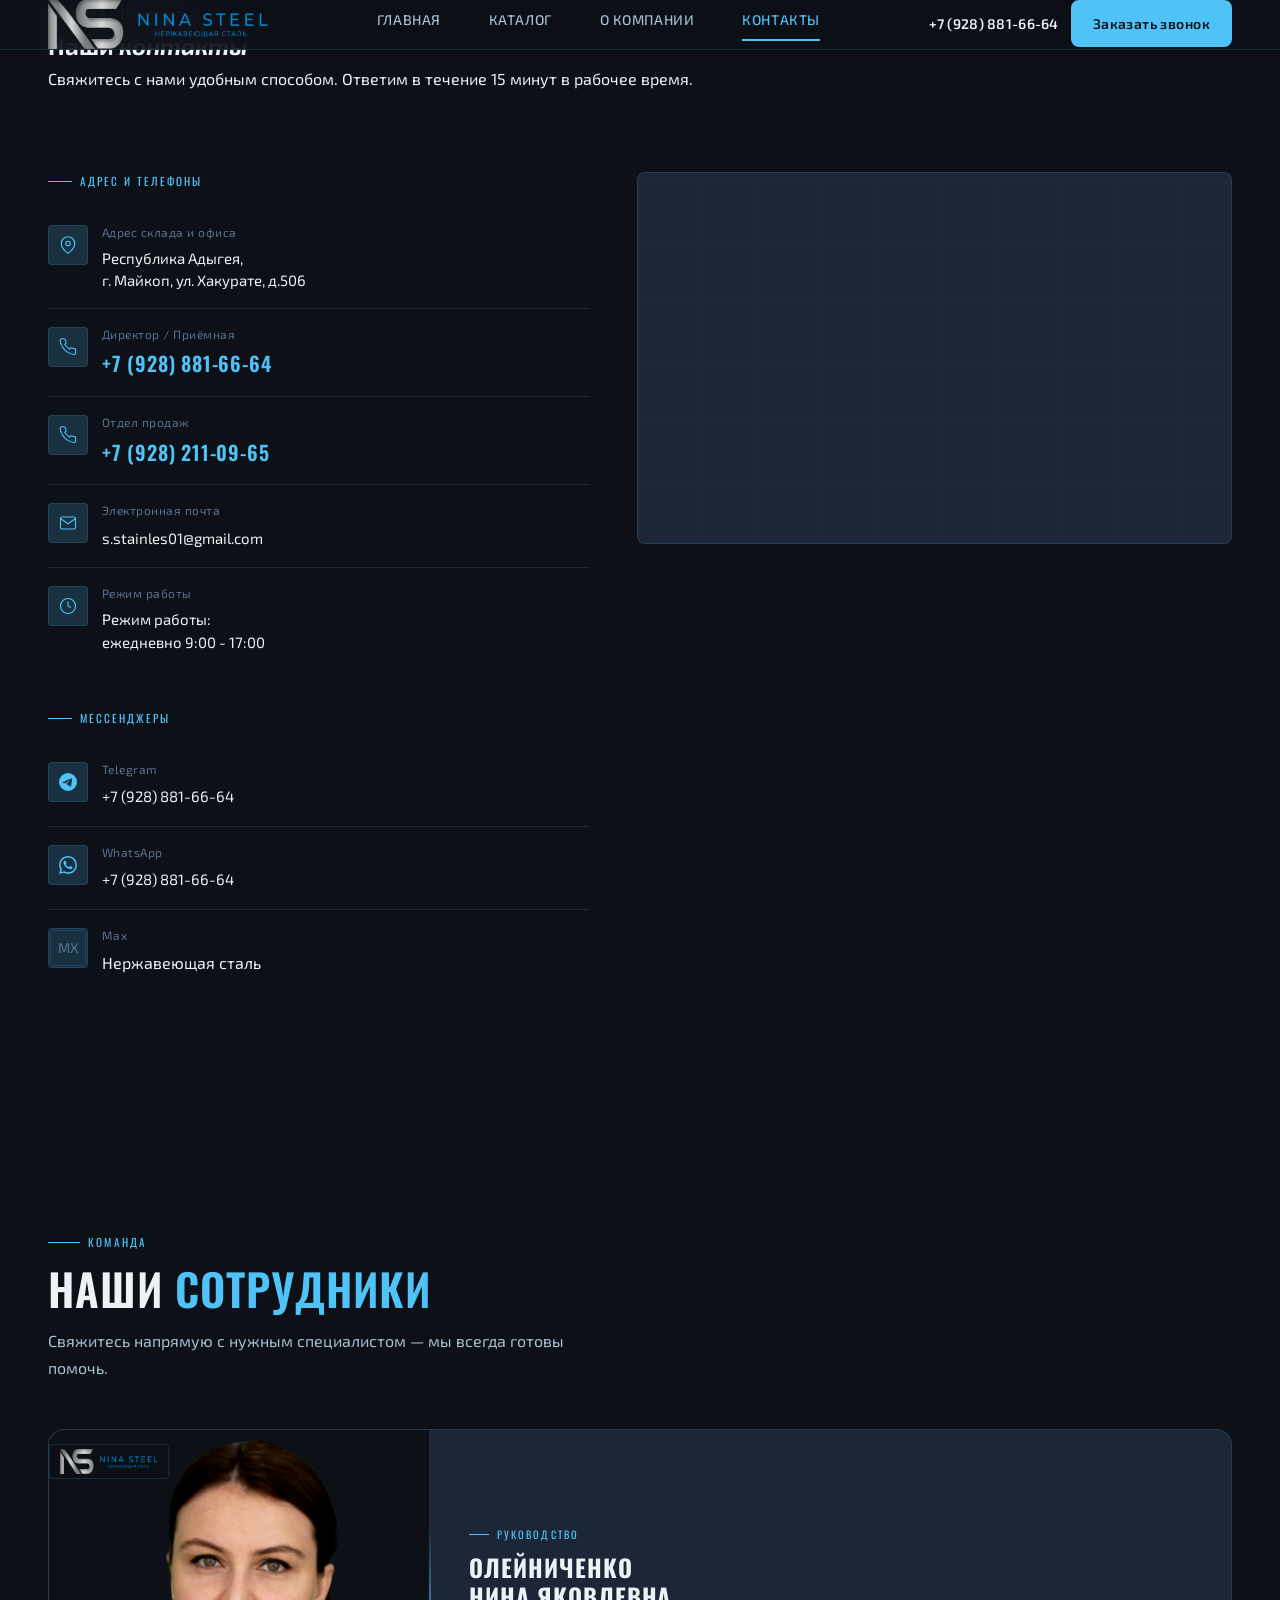
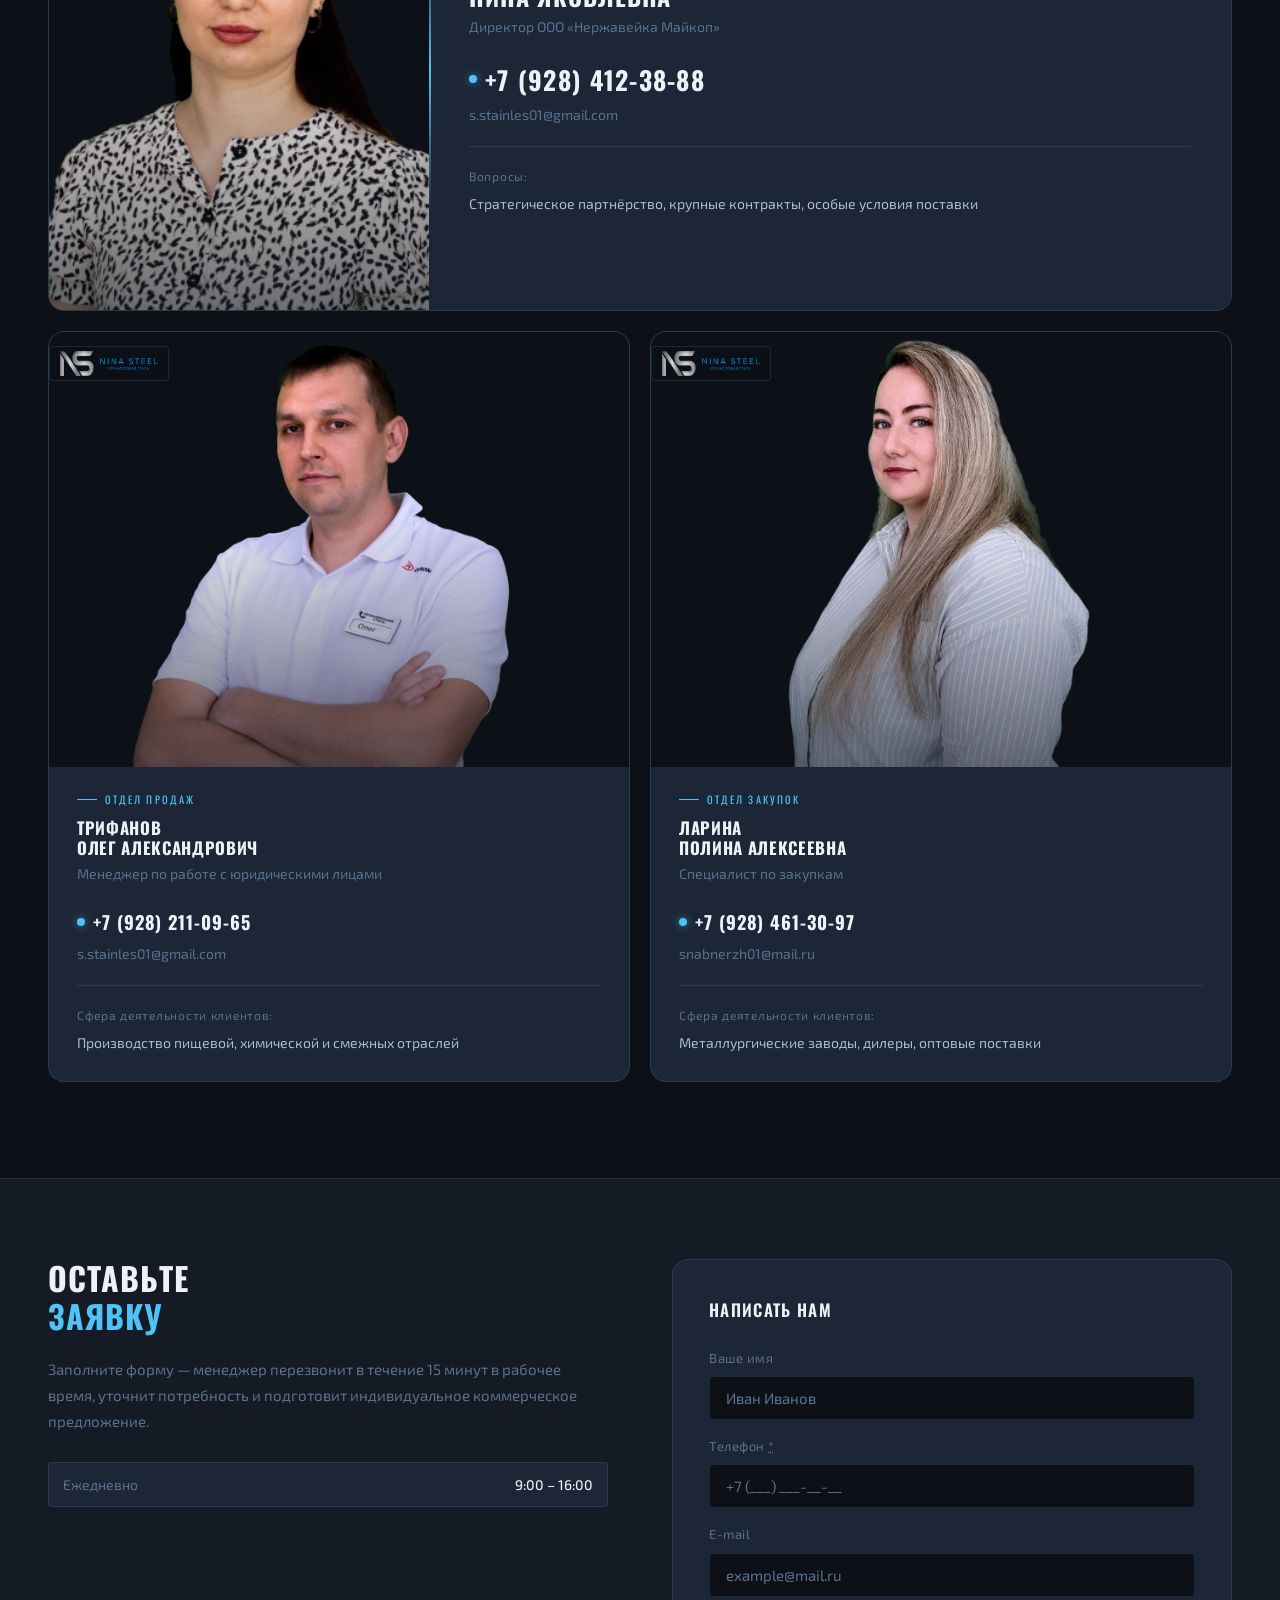
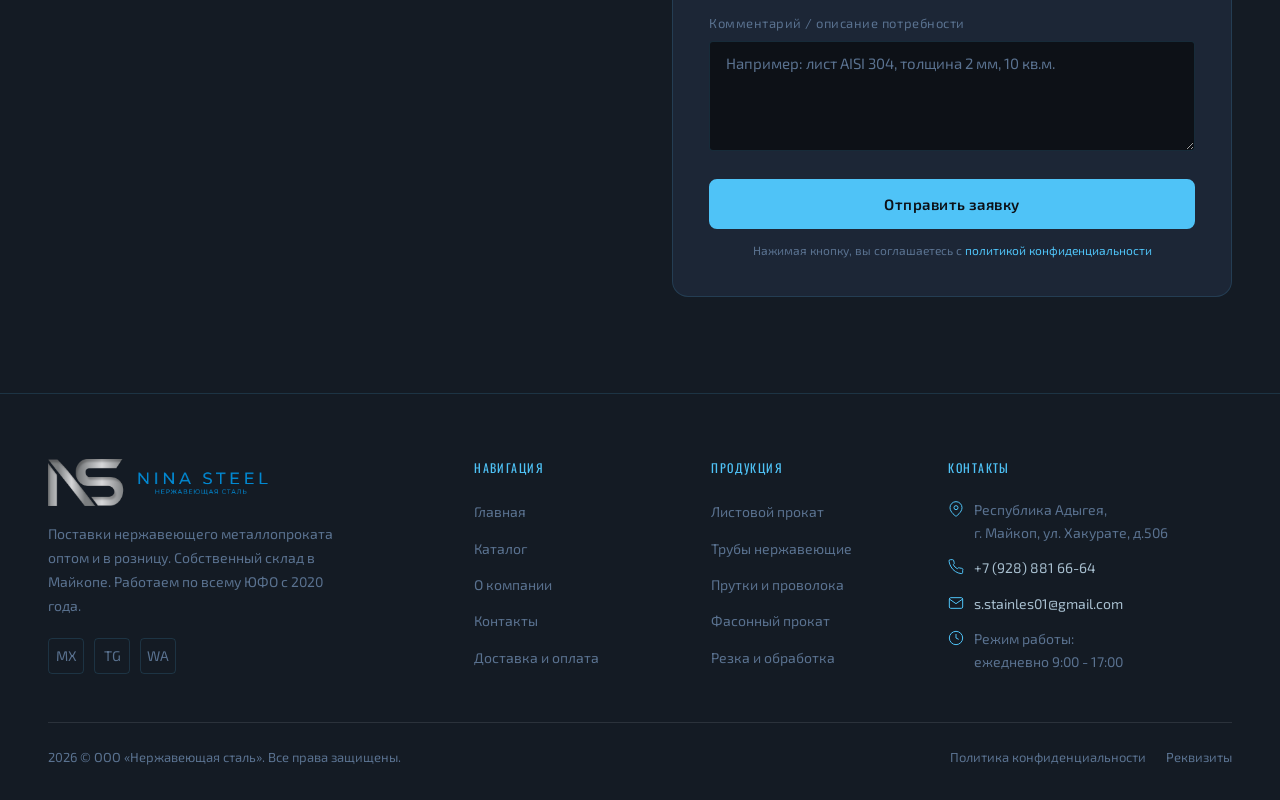
<file: contacts.html>
<!DOCTYPE html>
<html lang="ru">
<head>
  <meta charset="UTF-8" />
  <meta name="viewport" content="width=device-width, initial-scale=1.0" />
  <meta name="description" content="Контакты Нержавейка Майкоп — адрес, телефон, e-mail, форма заявки. г. Майкоп, ул. Металлургов, 1." />
  <title>Контакты — Нержавейка Майкоп</title>

  <link rel="preconnect" href="https://fonts.googleapis.com" />
  <link rel="preconnect" href="https://fonts.gstatic.com" crossorigin />
  <link href="https://fonts.googleapis.com/css2?family=Oswald:wght@300;400;500;600;700&family=Exo+2:wght@300;400;500;600;700&display=swap" rel="stylesheet" />

  <link rel="stylesheet" href="css/style.css" />
  <link rel="stylesheet" href="css/contacts.css" />
  <link rel="stylesheet" href="css/index.css" />
</head>
<body>

  <!-- =====================================================
       HEADER
       ===================================================== -->
  <header class="header" id="site-header" role="banner">
    <div class="container">
      <div class="header__inner">

        <!-- LOGO: NOT MODIFY -->
        <a href="index.html" class="header__logo" aria-label="Нержавейка Майкоп — на главную">
        <img
              src="images/combo-logo.webp"
              alt="logo"
              width="220"
              height="50"
            />
        </a>
        <!-- LOGO END -->

        <nav class="nav" aria-label="Основная навигация">
          <ul class="nav__list" role="list">
            <li class="nav__item"><a href="index.html"    class="nav__link">Главная</a></li>
            <li class="nav__item"><a href="catalog.html"  class="nav__link">Каталог</a></li>
            <li class="nav__item"><a href="about.html"    class="nav__link">О компании</a></li>
            <li class="nav__item"><a href="contacts.html" class="nav__link nav__link_active" aria-current="page">Контакты</a></li>
          </ul>
        </nav>

        <div class="header__cta">
          <a href="tel:+79288816664" class="header__phone">+7 (928) 881-66-64</a>
          <a href="#form" class="btn btn_primary btn_sm">Заказать звонок</a>
        </div>

        <button class="header__burger" id="burger-btn" aria-label="Открыть меню" aria-expanded="false" aria-controls="mobile-nav">
          <span class="header__burger-line"></span>
          <span class="header__burger-line"></span>
          <span class="header__burger-line"></span>
        </button>
      </div>
    </div>
  </header>

  <nav class="mobile-nav" id="mobile-nav" aria-label="Мобильная навигация" aria-hidden="true">
    <a href="index.html"    class="mobile-nav__link">Главная</a>
    <a href="catalog.html"  class="mobile-nav__link">Каталог</a>
    <a href="about.html"    class="mobile-nav__link">О компании</a>
    <a href="contacts.html" class="mobile-nav__link mobile-nav__link_active" aria-current="page">Контакты</a>
    <a href="tel:+79288816664" class="mobile-nav__phone">+7 (928) 881-66-64</a>
  </nav>

  <!-- =====================================================
       MAIN
       ===================================================== -->
  <main id="main-content">

    <!-- PAGE HERO -->
    <section class="page-hero" aria-label="Заголовок страницы">
      <div class="container">
        <div class="page-hero__inner">
          <nav class="page-hero__breadcrumb" aria-label="Хлебные крошки">
            <a href="index.html" class="page-hero__breadcrumb-item page-hero__breadcrumb-item_link">Главная</a>
            <span class="page-hero__breadcrumb-sep" aria-hidden="true">›</span>
            <span class="page-hero__breadcrumb-item" aria-current="page">Контакты</span>
          </nav>
          <h1 class="page-hero__title">Наши <em>контакты</em></h1>
          <p class="page-hero__subtitle">
            Свяжитесь с нами удобным способом. Ответим в течение 15 минут в рабочее время.
          </p>
        </div>
      </div>
    </section>

    <!-- =================================================
         CONTACTS INFO + MAP
         ================================================= -->
    <section class="contacts-section" aria-labelledby="contacts-title">
      <div class="container">
        <div class="contacts-section__layout">

          <!-- Info -->
          <div class="contacts-info">

            <div class="contacts-info__block">
              <p class="contacts-info__block-title">Адрес и телефоны</p>

              <div class="contacts-info__item">
                <div class="contacts-info__icon" aria-hidden="true">
                  <svg viewBox="0 0 24 24" fill="none" stroke="currentColor" stroke-width="1.5">
                    <path d="M21 10c0 7-9 13-9 13s-9-6-9-13a9 9 0 0 1 18 0z"></path>
                    <circle cx="12" cy="10" r="3"></circle>
                  </svg>
                </div>
                <div class="contacts-info__body">
                  <p class="contacts-info__label">Адрес склада и офиса</p>
                  <p class="contacts-info__value">
                    Республика Адыгея,<br />г. Майкоп, ул. Хакурате, д.506
                  </p>
                </div>
              </div>

              <div class="contacts-info__item">
                <div class="contacts-info__icon" aria-hidden="true">
                  <svg viewBox="0 0 24 24" fill="none" stroke="currentColor" stroke-width="1.5">
                    <path d="M22 16.92v3a2 2 0 0 1-2.18 2 19.79 19.79 0 0 1-8.63-3.07A19.5 19.5 0 0 1 4.69 12 19.79 19.79 0 0 1 1.61 3.4 2 2 0 0 1 3.6 1h3a2 2 0 0 1 2 1.72c.127.96.361 1.903.7 2.81a2 2 0 0 1-.45 2.11L7.91 8.6a16 16 0 0 0 6 6l.91-.91a2 2 0 0 1 2.11-.45c.907.339 1.85.573 2.81.7A2 2 0 0 1 22 16.92z"></path>
                  </svg>
                </div>
                <div class="contacts-info__body">
                  <p class="contacts-info__label">Директор / Приёмная</p>
                  <a href="tel:+79288816664" class="contacts-info__value contacts-info__value_link contacts-info__value_accent">
                    +7 (928) 881-66-64
                  </a>
                </div>
              </div>

              <div class="contacts-info__item">
                <div class="contacts-info__icon" aria-hidden="true">
                  <svg viewBox="0 0 24 24" fill="none" stroke="currentColor" stroke-width="1.5">
                    <path d="M22 16.92v3a2 2 0 0 1-2.18 2 19.79 19.79 0 0 1-8.63-3.07A19.5 19.5 0 0 1 4.69 12 19.79 19.79 0 0 1 1.61 3.4 2 2 0 0 1 3.6 1h3a2 2 0 0 1 2 1.72c.127.96.361 1.903.7 2.81a2 2 0 0 1-.45 2.11L7.91 8.6a16 16 0 0 0 6 6l.91-.91a2 2 0 0 1 2.11-.45c.907.339 1.85.573 2.81.7A2 2 0 0 1 22 16.92z"></path>
                  </svg>
                </div>
                <div class="contacts-info__body">
                  <p class="contacts-info__label">Отдел продаж</p>
                  <a href="tel:+79282110965" class="contacts-info__value contacts-info__value_link contacts-info__value_accent">
                    +7 (928) 211-09-65
                  </a>
                </div>
              </div>

              <div class="contacts-info__item">
                <div class="contacts-info__icon" aria-hidden="true">
                  <svg viewBox="0 0 24 24" fill="none" stroke="currentColor" stroke-width="1.5">
                    <path d="M4 4h16c1.1 0 2 .9 2 2v12c0 1.1-.9 2-2 2H4c-1.1 0-2-.9-2-2V6c0-1.1.9-2 2-2z"></path>
                    <polyline points="22,6 12,13 2,6"></polyline>
                  </svg>
                </div>
                <div class="contacts-info__body">
                  <p class="contacts-info__label">Электронная почта</p>
                  <a href="mailto:s.stainles01@gmail.com" class="contacts-info__value contacts-info__value_link">
                    s.stainles01@gmail.com
                  </a>
                </div>
              </div>

              <div class="contacts-info__item">
                <div class="contacts-info__icon" aria-hidden="true">
                  <svg viewBox="0 0 24 24" fill="none" stroke="currentColor" stroke-width="1.5">
                    <circle cx="12" cy="12" r="10"></circle>
                    <polyline points="12 6 12 12 16 14"></polyline>
                  </svg>
                </div>
                <div class="contacts-info__body">
                  <p class="contacts-info__label">Режим работы</p>
                  <p class="contacts-info__value">
                   Режим работы: <br />ежедневно 9:00 - 17:00
                  </p>
                </div>
              </div>
            </div>

            <!-- Мессенджеры -->
            <div class="contacts-info__block">
              <p class="contacts-info__block-title">Мессенджеры</p>
              <div class="contacts-info__item">
                <div class="contacts-info__icon" aria-hidden="true">
                  <svg viewBox="0 0 24 24" fill="currentColor" stroke="none">
                    <path d="M11.944 0A12 12 0 0 0 0 12a12 12 0 0 0 12 12 12 12 0 0 0 12-12A12 12 0 0 0 12 0a12 12 0 0 0-.056 0zm4.962 7.224c.1-.002.321.023.465.14a.506.506 0 0 1 .171.325c.016.093.036.306.02.472-.18 1.898-.962 6.502-1.36 8.627-.168.9-.499 1.201-.82 1.23-.696.065-1.225-.46-1.9-.902-1.056-.693-1.653-1.124-2.678-1.8-1.185-.78-.417-1.21.258-1.91.177-.184 3.247-2.977 3.307-3.23.007-.032.014-.15-.056-.212s-.174-.041-.249-.024c-.106.024-1.793 1.14-5.061 3.345-.48.33-.913.49-1.302.48-.428-.008-1.252-.241-1.865-.44-.752-.245-1.349-.374-1.297-.789.027-.216.325-.437.893-.663 3.498-1.524 5.83-2.529 6.998-3.014 3.332-1.386 4.025-1.627 4.476-1.635z"/>
                  </svg>
                </div>
                <div class="contacts-info__body">
                  <p class="contacts-info__label">Telegram</p>
                  <a href="https://t.me/+79288816664" class="contacts-info__value contacts-info__value_link" target="_blank" rel="noopener">
                    +7 (928) 881-66-64
                  </a>
                </div>
              </div>

              <div class="contacts-info__item">
                <div class="contacts-info__icon" aria-hidden="true">
                  <svg viewBox="0 0 24 24" fill="currentColor" stroke="none">
                    <path d="M17.472 14.382c-.297-.149-1.758-.867-2.03-.967-.273-.099-.471-.148-.67.15-.197.297-.767.966-.94 1.164-.173.199-.347.223-.644.075-.297-.15-1.255-.463-2.39-1.475-.883-.788-1.48-1.761-1.653-2.059-.173-.297-.018-.458.13-.606.134-.133.298-.347.446-.52.149-.174.198-.298.298-.497.099-.198.05-.371-.025-.52-.075-.149-.669-1.612-.916-2.207-.242-.579-.487-.5-.669-.51-.173-.008-.371-.01-.57-.01-.198 0-.52.074-.792.372-.272.297-1.04 1.016-1.04 2.479 0 1.462 1.065 2.875 1.213 3.074.149.198 2.096 3.2 5.077 4.487.709.306 1.262.489 1.694.625.712.227 1.36.195 1.871.118.571-.085 1.758-.719 2.006-1.413.248-.694.248-1.289.173-1.413-.074-.124-.272-.198-.57-.347m-5.421 7.403h-.004a9.87 9.87 0 0 1-5.031-1.378l-.361-.214-3.741.982.998-3.648-.235-.374a9.86 9.86 0 0 1-1.51-5.26c.001-5.45 4.436-9.884 9.888-9.884 2.64 0 5.122 1.03 6.988 2.898a9.825 9.825 0 0 1 2.893 6.994c-.003 5.45-4.437 9.884-9.885 9.884m8.413-18.297A11.815 11.815 0 0 0 12.05 0C5.495 0 .16 5.335.157 11.892c0 2.096.547 4.142 1.588 5.945L.057 24l6.305-1.654a11.882 11.882 0 0 0 5.683 1.448h.005c6.554 0 11.89-5.335 11.893-11.893a11.821 11.821 0 0 0-3.48-8.413z"/>
                  </svg>
                </div>
                <div class="contacts-info__body">
                  <p class="contacts-info__label">WhatsApp</p>
                  <a href="https://wa.me/79288816664" class="contacts-info__value contacts-info__value_link" target="_blank" rel="noopener">
                    +7 (928) 881-66-64
                  </a>
                </div>
              </div>

              <div class="contacts-info__item">
                <div class="contacts-info__icon" aria-hidden="true">
                   <a href="https://max.ru/u/f9LHodD0cOIz-Brsv5FiRp-jdh0r43NAV6Sjc1_zUqM0gEePgRU9gAVHlK0" class="footer__social-link" aria-label="Max">MX</a>
                </div>
                <div class="contacts-info__body">
                  <p class="contacts-info__label">Max</p>
                 <a>Нержавеющая сталь</a>
                </div>
              </div>
            </div>

          </div>
          <!-- /contacts-info -->

          <!-- Map -->
          <div class="contacts-map" role="img" aria-label="Карта расположения офиса Нержавейка Майкоп">
            <div class="contacts-map__placeholder" aria-hidden="true"></div>
              <iframe src="https://yandex.ru/map-widget/v1/?um=constructor%3Ad43b933e2109c34514fd666e01c1cdf5df967e65b8124f7f38f3ee8c3a9746cd&amp;source=constructor" frameborder="0"></iframe>
        </div>
      </div>
    </section>

    <!-- =================================================
         STAFF — КАРТОЧКИ СОТРУДНИКОВ
         ================================================= -->
    <section class="staff-section" aria-labelledby="staff-title">
      <div class="container">

        <header class="section-header">
          <p class="section-header__label">Команда</p>
          <h2 class="section-header__title" id="staff-title">
            Наши <em>сотрудники</em>
          </h2>
          <p class="section-header__subtitle">
            Свяжитесь напрямую с нужным специалистом — мы всегда готовы помочь.
          </p>
        </header>

        <ul class="staff-section__grid" role="list" aria-label="Карточки сотрудников">

          <!-- ============================================
               ДИРЕКТОР — большая карточка
               ============================================ -->
          <li class="staff-card staff-card_director" role="listitem">

            <div class="staff-card__photo">
              
                <img
                  src="images/director.webp"
                  alt="Олейниченко Нина Яковлевна, директор ООО Нержавейка Майкоп"
                  class="staff-card__photo-img"
                  loading="lazy"
                />
              
              <div class="staff-card__photo-placeholder" aria-hidden="true">
                <div class="staff-card__photo-initials">НЯ</div>
              </div>
              <div class="staff-card__photo-brand" aria-hidden="true">
                 <img class="combo-logo"
              src="images/combo-logo.webp"
              alt="logo"
              width="110"
              height="25"
            />
              </div>
              <div class="staff-card__photo-fade" aria-hidden="true"></div>
            </div>

            <div class="staff-card__body">
              <p class="staff-card__role">Руководство</p>
              <h3 class="staff-card__name">
                Олейниченко<br>Нина Яковлевна
              </h3>
              <p class="staff-card__position">Директор ООО «Нержавейка Майкоп»</p>

              <a href="tel:+79284123888" class="staff-card__phone" aria-label="Позвонить Нине Яковлевне">
                +7 (928) 412-38-88
              </a>
              <a href="mailto:s.stainles01@gmail.com" class="staff-card__email">
                s.stainles01@gmail.com
              </a>

              <div class="staff-card__scope">
                <p class="staff-card__scope-label">Вопросы:</p>
                <p class="staff-card__scope-value">
                  Стратегическое партнёрство, крупные контракты, особые условия поставки
                </p>
              </div>
            </div>

          </li>

          <!-- ============================================
               МЕНЕДЖЕР — Трифанов Олег
               ============================================ -->
          <li class="staff-card staff-card_regular" role="listitem">

            <div class="staff-card__photo">
              
                <img
                  src="images/trifanov.webp"
                  alt="Трифанов Олег Александрович, менеджер по работе с юридическими лицами"
                  class="staff-card__photo-img"
                  width="480" height="360"
                  loading="lazy"
                />
              
              <div class="staff-card__photo-placeholder" aria-hidden="true">
                <div class="staff-card__photo-initials">ОА</div>
              </div>
              <div class="staff-card__photo-brand" aria-hidden="true">
                <img class="combo-logo"
              src="images/combo-logo.webp"
              alt="logo"
              width="110"
              height="25"
            />
              </div>
              <div class="staff-card__photo-fade" aria-hidden="true"></div>
            </div>

            <div class="staff-card__body">
              <p class="staff-card__role">Отдел продаж</p>
              <h3 class="staff-card__name">
                Трифанов<br>Олег Александрович
              </h3>
              <p class="staff-card__position">Менеджер по работе с юридическими лицами</p>

              <a href="tel:+79282110965" class="staff-card__phone" aria-label="Позвонить Олегу Александровичу">
                +7 (928) 211-09-65
              </a>
              <a href="mailto:s.stainles01@gmail.com" class="staff-card__email">
                s.stainles01@gmail.com
              </a>

              <div class="staff-card__scope">
                <p class="staff-card__scope-label">Сфера деятельности клиентов:</p>
                <p class="staff-card__scope-value">
                  Производство пищевой, химической и смежных отраслей
                </p>
              </div>
            </div>

          </li>

          <!-- ============================================
               СПЕЦИАЛИСТ — Ларина Полина
               ============================================ -->
          <li class="staff-card staff-card_regular" role="listitem">

            <div class="staff-card__photo">
              
                <img
                  src="images/larina.webp"
                  alt="Ларина Полина Алексеевна, специалист по закупкам"
                  class="staff-card__photo-img"
                  width="480" height="360"
                  loading="lazy"
                />
              
              <div class="staff-card__photo-placeholder" aria-hidden="true">
                <div class="staff-card__photo-initials">ПА</div>
              </div>
              <div class="staff-card__photo-brand" aria-hidden="true">
                <img class="combo-logo"
              src="images/combo-logo.webp"
              alt="logo"
              width="110"
              height="25"
            />
              </div>
              <div class="staff-card__photo-fade" aria-hidden="true"></div>
            </div>

            <div class="staff-card__body">
              <p class="staff-card__role">Отдел закупок</p>
              <h3 class="staff-card__name">
                Ларина<br>Полина Алексеевна
              </h3>
              <p class="staff-card__position">Специалист по закупкам</p>

              <a href="tel:+79284613097" class="staff-card__phone" aria-label="Позвонить Полине Алексеевне">
                +7 (928) 461-30-97
              </a>
              <a href="mailto:snabnerzh01@mail.ru" class="staff-card__email">
                snabnerzh01@mail.ru
              </a>

              <div class="staff-card__scope">
                <p class="staff-card__scope-label">Сфера деятельности клиентов:</p>
                <p class="staff-card__scope-value">
                  Металлургические заводы, дилеры, оптовые поставки
                </p>
              </div>
            </div>

          </li>

        </ul>
      </div>
    </section>

    <!-- =================================================
         ФОРМА ОБРАТНОЙ СВЯЗИ
         ================================================= -->
    <section class="contacts-form-section" id="form" aria-labelledby="contacts-form-title">
      <div class="container">
        <div class="contacts-form-section__layout">

          <!-- Left: info -->
          <div class="contacts-form-info">
            <h2 class="contacts-form-info__title" id="contacts-form-title">
              Оставьте<br><em>заявку</em>
            </h2>
            <p class="contacts-form-info__text">
              Заполните форму — менеджер перезвонит в течение 15 минут в рабочее время, уточнит потребность и подготовит индивидуальное коммерческое предложение.
            </p>

            <div class="contacts-form-info__hours" role="list" aria-label="Режим работы">
              <div class="contacts-form-info__hour" role="listitem">
                <span class="contacts-form-info__hour-day">Ежедневно</span>
                <span class="contacts-form-info__hour-time">9:00 – 16:00</span>
              </div>
            </div>
          </div>

          <!-- Right: form -->
          <div class="contacts-contact-form" id="contact-form-block">
            <p class="contacts-contact-form__title">Написать нам</p>

            <form
              class="contact-form__form"
              id="contact-form"
              novalidate
              aria-label="Форма обратной связи"
            >
              <div class="form-group">
                <label class="form-group__label" for="field-name">Ваше имя</label>
                <input
                  class="form-group__input"
                  type="text"
                  id="field-name"
                  name="name"
                  placeholder="Иван Иванов"
                  autocomplete="name"
                  required
                />
                <p class="form-group__error" id="error-name" role="alert"></p>
              </div>

              <div class="form-group">
                <label class="form-group__label" for="field-phone">
                  Телефон <abbr title="обязательное поле">*</abbr>
                </label>
                <input
                  class="form-group__input"
                  type="tel"
                  id="field-phone"
                  name="phone"
                  placeholder="+7 (___) ___-__-__"
                  autocomplete="tel"
                  required
                />
                <p class="form-group__error" id="error-phone" role="alert"></p>
              </div>

              <div class="form-group">
                <label class="form-group__label" for="field-email">E-mail</label>
                <input
                  class="form-group__input"
                  type="email"
                  id="field-email"
                  name="email"
                  placeholder="example@mail.ru"
                  autocomplete="email"
                />
                <p class="form-group__error" id="error-email" role="alert"></p>
              </div>

              <div class="form-group">
                <label class="form-group__label" for="field-message">
                  Комментарий / описание потребности
                </label>
                <textarea
                  class="form-group__textarea"
                  id="field-message"
                  name="message"
                  placeholder="Например: лист AISI 304, толщина 2 мм, 10 кв.м."
                ></textarea>
              </div>

              <button class="btn btn_primary contact-form__submit" type="submit"
                style="width:100%; justify-content:center; margin-top:4px;">
                Отправить заявку
              </button>

              <p class="contact-form__note">
                Нажимая кнопку, вы соглашаетесь с
                <a href="#" style="color:var(--clr-accent);">политикой конфиденциальности</a>
              </p>
            </form>

            <div class="contact-form__success" id="form-success" aria-live="polite" aria-atomic="true">
              <p class="contact-form__success-icon" aria-hidden="true">✓</p>
              <p class="contact-form__success-title">Заявка отправлена!</p>
              <p class="contact-form__success-text">Мы свяжемся с вами в течение 15 минут.</p>
            </div>
          </div>

        </div>
      </div>
    </section>

  </main>

    <!-- =====================================================
       FOOTER
       ===================================================== -->
    <footer class="footer" role="contentinfo">
      <div class="container">
        <div class="footer__grid">
          <!-- Col 1: Brand -->
          <div class="footer__brand">
            <!-- LOGO: NOT MODIFY -->
            <a
              href="index.html"
              class="footer__logo"
              aria-label="Нержавейка Майкоп — на главную"
            >
              <img src="images/combo-logo.webp" alt="logo" />
            </a>
            <!-- LOGO END -->

            <p class="footer__desc">
              Поставки нержавеющего металлопроката оптом и в розницу.
              Собственный склад в Майкопе. Работаем по всему ЮФО с 2020 года.
            </p>

            <div class="footer__socials" aria-label="Социальные сети">
              <a href="https://max.ru/u/f9LHodD0cOIz-Brsv5FiRp-jdh0r43NAV6Sjc1_zUqM0gEePgRU9gAVHlK0" class="footer__social-link" aria-label="Max">MX</a>
            <a href="https://t.me/+79288816664" class="footer__social-link" aria-label="Telegram">TG</a>
            <a href="https://api.whatsapp.com/send/?phone=%2B79288816664&text&type=phone_number&app_absent=0" class="footer__social-link" aria-label="WhatsApp">WA</a>
              </a>
            </div>
          </div>
          <!-- /brand -->

          <!-- Col 2: Navigation -->
          <nav class="footer__col" aria-label="Разделы сайта">
            <p class="footer__col-title">Навигация</p>
            <ul class="footer__nav" role="list">
              <li><a href="index.html" class="footer__nav-link">Главная</a></li>
              <li>
                <a href="catalog.html" class="footer__nav-link">Каталог</a>
              </li>
              <li>
                <a href="about.html" class="footer__nav-link">О компании</a>
              </li>
              <li>
                <a href="contacts.html" class="footer__nav-link">Контакты</a>
              </li>
              <li>
                <a href="#" class="footer__nav-link">Доставка и оплата</a>
              </li>
            </ul>
          </nav>

          <!-- Col 3: Catalog sections -->
          <nav class="footer__col" aria-label="Разделы каталога">
            <p class="footer__col-title">Продукция</p>
            <ul class="footer__nav" role="list">
              <li>
                <a href="catalog.html" class="footer__nav-link"
                  >Листовой прокат</a
                >
              </li>
              <li>
                <a href="catalog.html" class="footer__nav-link"
                  >Трубы нержавеющие</a
                >
              </li>
              <li>
                <a href="catalog.html" class="footer__nav-link"
                  >Прутки и проволока</a
                >
              </li>
              <li>
                <a href="catalog.html" class="footer__nav-link"
                  >Фасонный прокат</a
                >
              </li>
              <li>
                <a href="catalog.html" class="footer__nav-link"
                  >Резка и обработка</a
                >
              </li>
            </ul>
          </nav>

          <!-- Col 4: Contacts -->
          <address class="footer__col" style="font-style: normal">
            <p class="footer__col-title">Контакты</p>
            <ul class="footer__contacts" role="list">
              <li class="footer__contact-item">
                <svg
                  class="footer__contact-icon"
                  viewBox="0 0 24 24"
                  fill="none"
                  stroke="currentColor"
                  stroke-width="1.5"
                  aria-hidden="true"
                >
                  <path
                    d="M21 10c0 7-9 13-9 13s-9-6-9-13a9 9 0 0 1 18 0z"
                  ></path>
                  <circle cx="12" cy="10" r="3"></circle>
                </svg>
                <span
                  >Республика Адыгея,<br />г. Майкоп, ул. Хакурате, д.506</span
                >
              </li>
              <li class="footer__contact-item">
                <svg
                  class="footer__contact-icon"
                  viewBox="0 0 24 24"
                  fill="none"
                  stroke="currentColor"
                  stroke-width="1.5"
                  aria-hidden="true"
                >
                  <path
                    d="M22 16.92v3a2 2 0 0 1-2.18 2 19.79 19.79 0 0 1-8.63-3.07A19.5 19.5 0 0 1 4.69 12 19.79 19.79 0 0 1 1.61 3.4 2 2 0 0 1 3.6 1h3a2 2 0 0 1 2 1.72c.127.96.361 1.903.7 2.81a2 2 0 0 1-.45 2.11L7.91 8.6a16 16 0 0 0 6 6l.91-.91a2 2 0 0 1 2.11-.45c.907.339 1.85.573 2.81.7A2 2 0 0 1 22 16.92z"
                  ></path>
                </svg>
                <a href="tel:+79288816664" class="footer__contact-link"
                  >+7 (928) 881 66-64</a
                >
              </li>
              <li class="footer__contact-item">
                <svg
                  class="footer__contact-icon"
                  viewBox="0 0 24 24"
                  fill="none"
                  stroke="currentColor"
                  stroke-width="1.5"
                  aria-hidden="true"
                >
                  <path
                    d="M4 4h16c1.1 0 2 .9 2 2v12c0 1.1-.9 2-2 2H4c-1.1 0-2-.9-2-2V6c0-1.1.9-2 2-2z"
                  ></path>
                  <polyline points="22,6 12,13 2,6"></polyline>
                </svg>
                <a
                  href="mailto:s.stainles01@gmail.com"
                  class="footer__contact-link"
                  >s.stainles01@gmail.com</a
                >
              </li>
              <li class="footer__contact-item">
                <svg
                  class="footer__contact-icon"
                  viewBox="0 0 24 24"
                  fill="none"
                  stroke="currentColor"
                  stroke-width="1.5"
                  aria-hidden="true"
                >
                  <circle cx="12" cy="12" r="10"></circle>
                  <polyline points="12 6 12 12 16 14"></polyline>
                </svg>
                <span>Режим работы: <br />ежедневно 9:00 - 17:00</span>
              </li>
            </ul>
          </address>
        </div>
        <!-- /footer__grid -->

        <!-- Bottom bar -->
        <div class="footer__bottom">
          <p class="footer__copy">
            2026 © ООО «Нержавеющая сталь». Все права защищены.
          </p>
          <nav class="footer__bottom-links" aria-label="Юридические документы">
            <a href="#" class="footer__bottom-link"
              >Политика конфиденциальности</a
            >
            <a href="#" class="footer__bottom-link">Реквизиты</a>
          </nav>
        </div>
      </div>
    </footer>

  <script src="js/main.js" defer></script>
  <script src="js/form.js" defer></script>
  <script src="js/contacts.js" defer></script>

</body>
</html>
</file>
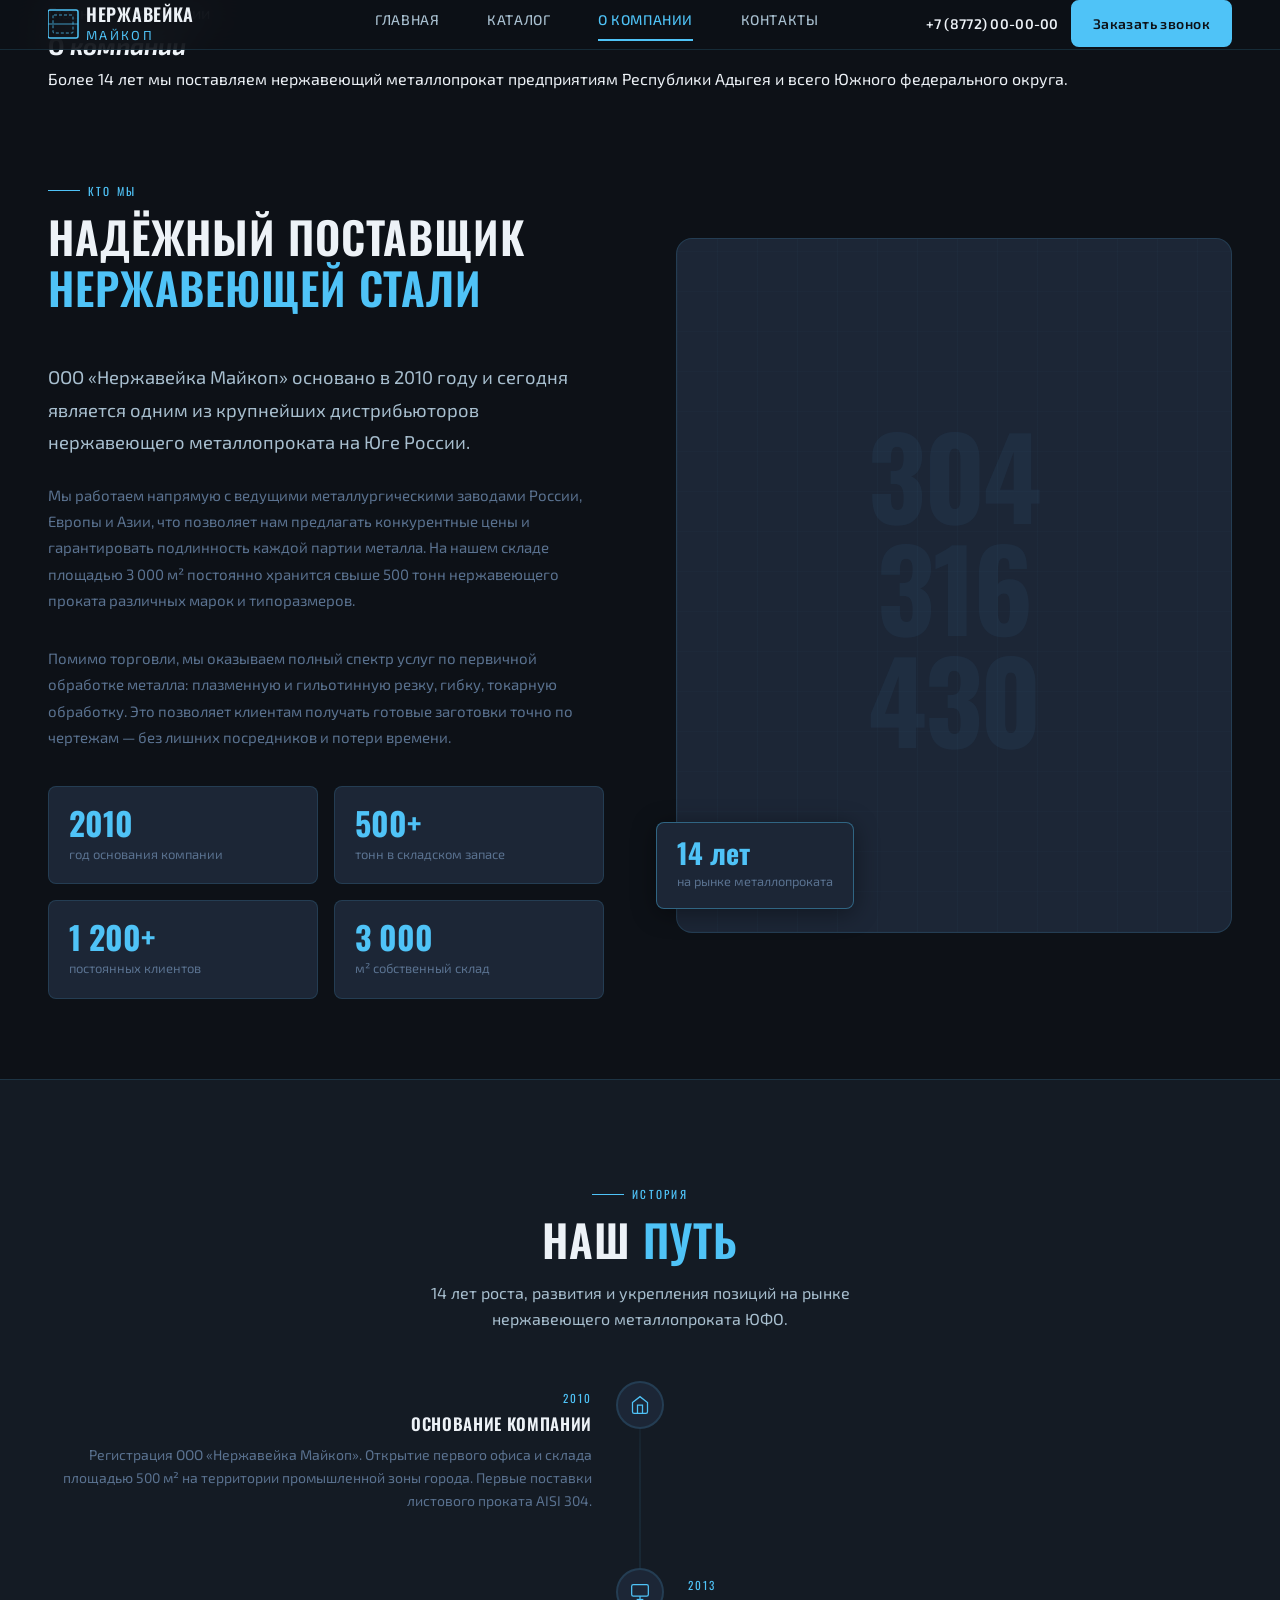
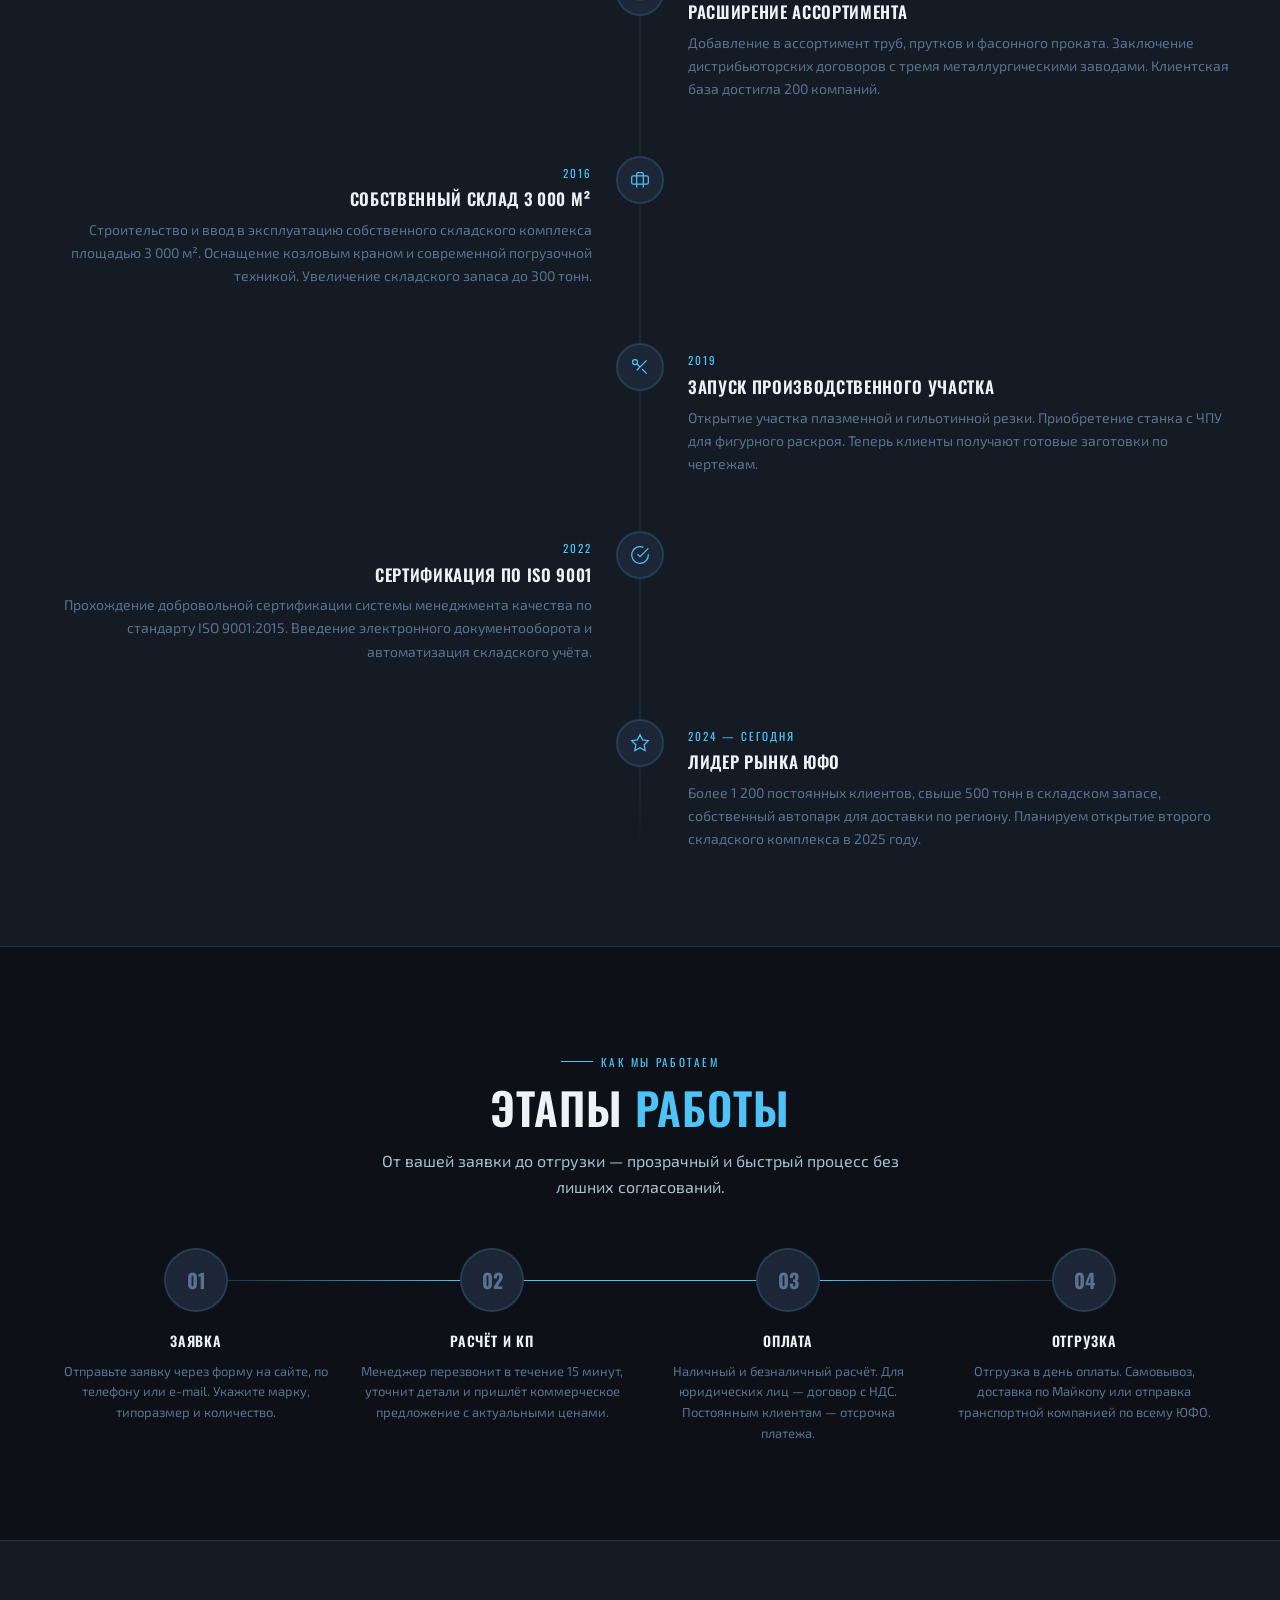
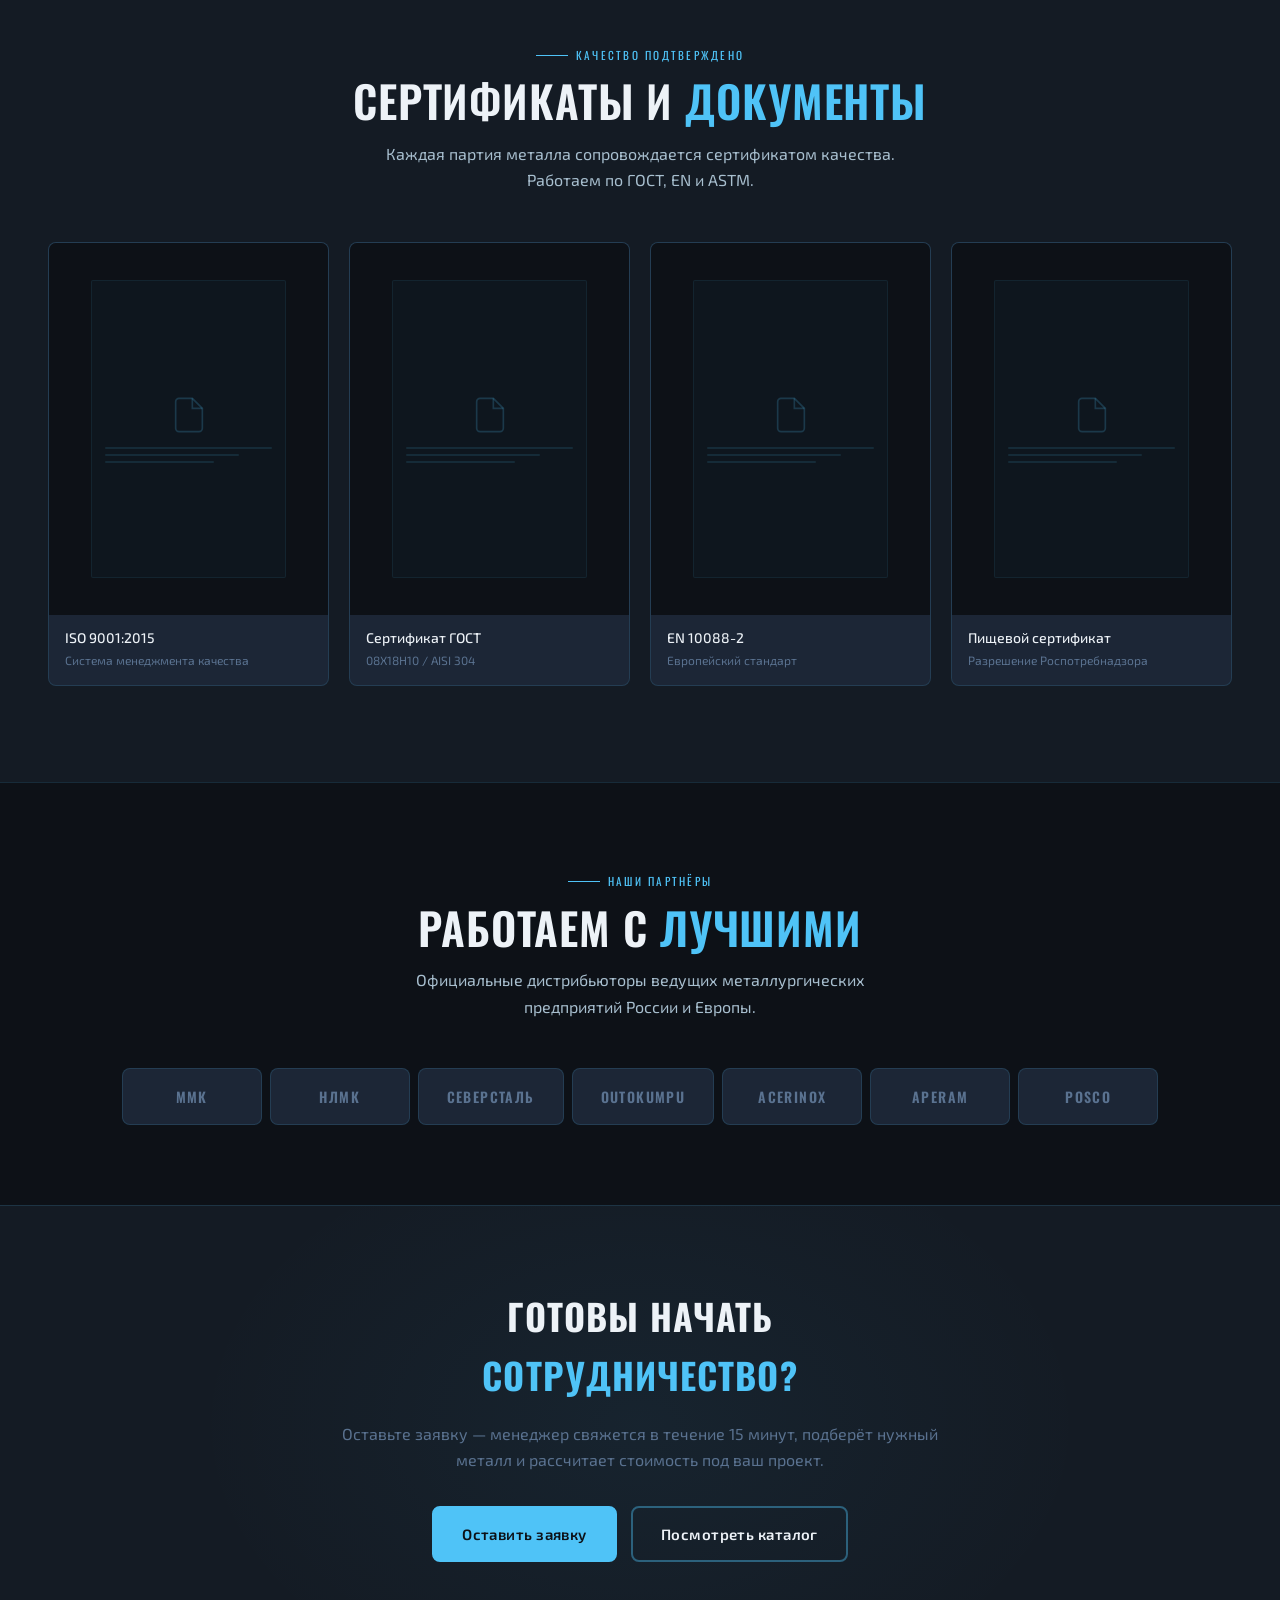
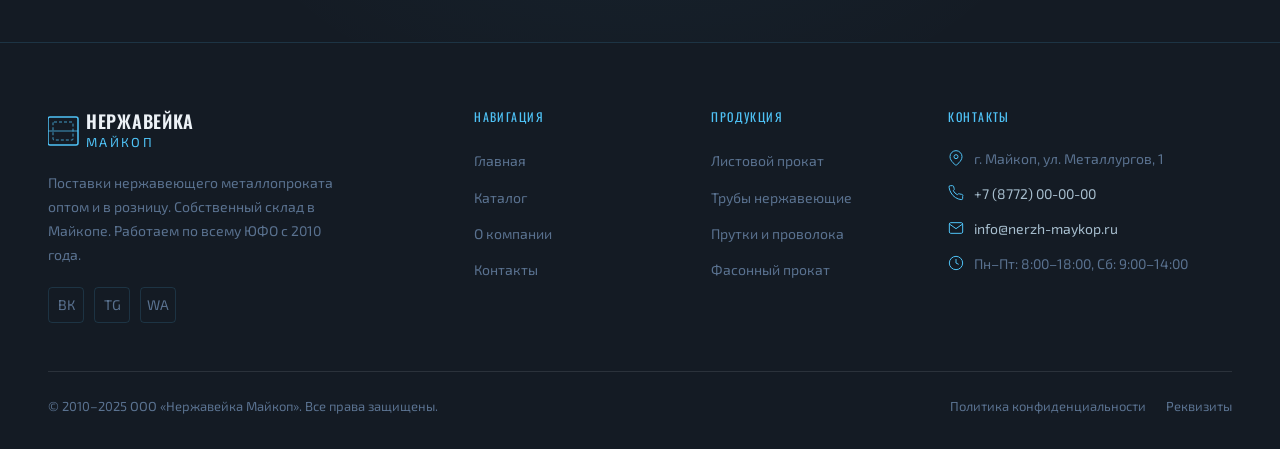
<file: Nerzhaveyka/about.html>
<!DOCTYPE html>
<html lang="ru">
<head>
  <meta charset="UTF-8" />
  <meta name="viewport" content="width=device-width, initial-scale=1.0" />
  <meta name="description" content="О компании Нержавейка Майкоп — история, этапы работы, сертификаты качества, партнёры. Поставки нержавеющего металлопроката с 2010 года." />
  <title>О компании — Нержавейка Майкоп</title>

  <link rel="preconnect" href="https://fonts.googleapis.com" />
  <link rel="preconnect" href="https://fonts.gstatic.com" crossorigin />
  <link href="https://fonts.googleapis.com/css2?family=Oswald:wght@300;400;500;600;700&family=Exo+2:wght@300;400;500;600;700&display=swap" rel="stylesheet" />

  <link rel="stylesheet" href="css/style.css" />
  <link rel="stylesheet" href="css/about.css" />
  <link rel="stylesheet" href="css/index.css" />
</head>
<body>

  <!-- =====================================================
       HEADER
       ===================================================== -->
  <header class="header" id="site-header" role="banner">
    <div class="container">
      <div class="header__inner">

        <!-- LOGO: NOT MODIFY -->
        <a href="index.html" class="header__logo" aria-label="Нержавейка Майкоп — на главную">
          <svg viewBox="0 0 220 48" xmlns="http://www.w3.org/2000/svg" width="220" height="48" aria-hidden="true" focusable="false">
            <rect x="0" y="10" width="30" height="28" rx="2" fill="none" stroke="#4fc3f7" stroke-width="1.5" />
            <rect x="5" y="15" width="20" height="18" rx="1" fill="none" stroke="#4fc3f7" stroke-width="0.75" stroke-dasharray="3 2" />
            <line x1="0" y1="24" x2="30" y2="24" stroke="#4fc3f7" stroke-width="0.75" />
            <text x="38" y="22" font-family="Oswald, sans-serif" font-size="18" font-weight="600" letter-spacing="0.04em" fill="#edf2f7" text-anchor="start">НЕРЖАВЕЙКА</text>
            <text x="38" y="40" font-family="Exo 2, sans-serif" font-size="13" font-weight="400" letter-spacing="0.18em" fill="#4fc3f7" text-anchor="start">МАЙКОП</text>
          </svg>
        </a>
        <!-- LOGO END -->

        <nav class="nav" aria-label="Основная навигация">
          <ul class="nav__list" role="list">
            <li class="nav__item"><a href="index.html"    class="nav__link">Главная</a></li>
            <li class="nav__item"><a href="catalog.html"  class="nav__link">Каталог</a></li>
            <li class="nav__item"><a href="about.html"    class="nav__link nav__link_active" aria-current="page">О компании</a></li>
            <li class="nav__item"><a href="contacts.html" class="nav__link">Контакты</a></li>
          </ul>
        </nav>

        <div class="header__cta">
          <a href="tel:+78772000000" class="header__phone">+7 (8772) 00-00-00</a>
          <a href="contacts.html#form" class="btn btn_primary btn_sm">Заказать звонок</a>
        </div>

        <button class="header__burger" id="burger-btn" aria-label="Открыть меню" aria-expanded="false" aria-controls="mobile-nav">
          <span class="header__burger-line"></span>
          <span class="header__burger-line"></span>
          <span class="header__burger-line"></span>
        </button>
      </div>
    </div>
  </header>

  <nav class="mobile-nav" id="mobile-nav" aria-label="Мобильная навигация" aria-hidden="true">
    <a href="index.html"    class="mobile-nav__link">Главная</a>
    <a href="catalog.html"  class="mobile-nav__link">Каталог</a>
    <a href="about.html"    class="mobile-nav__link mobile-nav__link_active" aria-current="page">О компании</a>
    <a href="contacts.html" class="mobile-nav__link">Контакты</a>
    <a href="tel:+78772000000" class="mobile-nav__phone">+7 (8772) 00-00-00</a>
  </nav>

  <!-- =====================================================
       MAIN
       ===================================================== -->
  <main id="main-content">

    <!-- PAGE HERO -->
    <section class="page-hero" aria-label="Заголовок страницы">
      <div class="container">
        <div class="page-hero__inner">
          <nav class="page-hero__breadcrumb" aria-label="Хлебные крошки">
            <a href="index.html" class="page-hero__breadcrumb-item page-hero__breadcrumb-item_link">Главная</a>
            <span class="page-hero__breadcrumb-sep" aria-hidden="true">›</span>
            <span class="page-hero__breadcrumb-item" aria-current="page">О компании</span>
          </nav>
          <h1 class="page-hero__title">О <em>компании</em></h1>
          <p class="page-hero__subtitle">
            Более 14 лет мы поставляем нержавеющий металлопрокат предприятиям Республики Адыгея и всего Южного федерального округа.
          </p>
        </div>
      </div>
    </section>

    <!-- =================================================
         COMPANY INTRO
         ================================================= -->
    <section class="company-intro" aria-labelledby="company-intro-title">
      <div class="container">
        <div class="company-intro__layout">

          <!-- Text block -->
          <div class="company-intro__text">
            <header class="section-header">
              <p class="section-header__label">Кто мы</p>
              <h2 class="section-header__title" id="company-intro-title">
                Надёжный поставщик<br><em>нержавеющей стали</em>
              </h2>
            </header>

            <p class="company-intro__lead">
              ООО «Нержавейка Майкоп» основано в 2010 году и сегодня является одним из крупнейших дистрибьюторов нержавеющего металлопроката на Юге России.
            </p>

            <p class="company-intro__body">
              Мы работаем напрямую с ведущими металлургическими заводами России, Европы и Азии, что позволяет нам предлагать конкурентные цены и гарантировать подлинность каждой партии металла. На нашем складе площадью 3 000 м² постоянно хранится свыше 500 тонн нержавеющего проката различных марок и типоразмеров.
            </p>

            <p class="company-intro__body">
              Помимо торговли, мы оказываем полный спектр услуг по первичной обработке металла: плазменную и гильотинную резку, гибку, токарную обработку. Это позволяет клиентам получать готовые заготовки точно по чертежам — без лишних посредников и потери времени.
            </p>

            <div class="company-intro__kpi" role="list" aria-label="Ключевые показатели">
              <div class="kpi-item" role="listitem">
                <p class="kpi-item__value">2010</p>
                <p class="kpi-item__label">год основания компании</p>
              </div>
              <div class="kpi-item" role="listitem">
                <p class="kpi-item__value">500+</p>
                <p class="kpi-item__label">тонн в складском запасе</p>
              </div>
              <div class="kpi-item" role="listitem">
                <p class="kpi-item__value">1 200+</p>
                <p class="kpi-item__label">постоянных клиентов</p>
              </div>
              <div class="kpi-item" role="listitem">
                <p class="kpi-item__value">3 000</p>
                <p class="kpi-item__label">м² собственный склад</p>
              </div>
            </div>
          </div>

          <!-- Visual block -->
          <div class="company-intro__visual" aria-hidden="true">
            <div class="company-intro__visual-main">
              <p class="company-intro__visual-text">304<br>316<br>430</p>
            </div>
            <div class="company-intro__visual-badge">
              <p class="company-intro__visual-badge-value">14 лет</p>
              <p class="company-intro__visual-badge-label">на рынке металлопроката</p>
            </div>
          </div>

        </div>
      </div>
    </section>

    <!-- =================================================
         TIMELINE — ИСТОРИЯ КОМПАНИИ
         ================================================= -->
    <section class="timeline-section" aria-labelledby="timeline-title">
      <div class="container">

        <header class="section-header section-header_centered">
          <p class="section-header__label">История</p>
          <h2 class="section-header__title" id="timeline-title">
            Наш <em>путь</em>
          </h2>
          <p class="section-header__subtitle">
            14 лет роста, развития и укрепления позиций на рынке нержавеющего металлопроката ЮФО.
          </p>
        </header>

        <ol class="timeline" aria-label="История компании">

          <li class="timeline__item">
            <div class="timeline__content">
              <p class="timeline__year">2010</p>
              <h3 class="timeline__title">Основание компании</h3>
              <p class="timeline__text">
                Регистрация ООО «Нержавейка Майкоп». Открытие первого офиса и склада площадью 500 м² на территории промышленной зоны города. Первые поставки листового проката AISI 304.
              </p>
            </div>
            <div class="timeline__node" aria-hidden="true">
              <svg viewBox="0 0 24 24" fill="none" stroke="currentColor" stroke-width="1.5">
                <path d="M3 9l9-7 9 7v11a2 2 0 0 1-2 2H5a2 2 0 0 1-2-2z"></path>
                <polyline points="9 22 9 12 15 12 15 22"></polyline>
              </svg>
            </div>
            <div class="timeline__empty" aria-hidden="true"></div>
          </li>

          <li class="timeline__item">
            <div class="timeline__empty" aria-hidden="true"></div>
            <div class="timeline__node" aria-hidden="true">
              <svg viewBox="0 0 24 24" fill="none" stroke="currentColor" stroke-width="1.5">
                <rect x="2" y="3" width="20" height="14" rx="2"></rect>
                <line x1="8" y1="21" x2="16" y2="21"></line>
                <line x1="12" y1="17" x2="12" y2="21"></line>
              </svg>
            </div>
            <div class="timeline__content">
              <p class="timeline__year">2013</p>
              <h3 class="timeline__title">Расширение ассортимента</h3>
              <p class="timeline__text">
                Добавление в ассортимент труб, прутков и фасонного проката. Заключение дистрибьюторских договоров с тремя металлургическими заводами. Клиентская база достигла 200 компаний.
              </p>
            </div>
          </li>

          <li class="timeline__item">
            <div class="timeline__content">
              <p class="timeline__year">2016</p>
              <h3 class="timeline__title">Собственный склад 3 000 м²</h3>
              <p class="timeline__text">
                Строительство и ввод в эксплуатацию собственного складского комплекса площадью 3 000 м². Оснащение козловым краном и современной погрузочной техникой. Увеличение складского запаса до 300 тонн.
              </p>
            </div>
            <div class="timeline__node" aria-hidden="true">
              <svg viewBox="0 0 24 24" fill="none" stroke="currentColor" stroke-width="1.5">
                <path d="M20 7H4a2 2 0 0 0-2 2v6a2 2 0 0 0 2 2h16a2 2 0 0 0 2-2V9a2 2 0 0 0-2-2z"></path>
                <path d="M16 21V5a2 2 0 0 0-2-2h-4a2 2 0 0 0-2 2v16"></path>
              </svg>
            </div>
            <div class="timeline__empty" aria-hidden="true"></div>
          </li>

          <li class="timeline__item">
            <div class="timeline__empty" aria-hidden="true"></div>
            <div class="timeline__node" aria-hidden="true">
              <svg viewBox="0 0 24 24" fill="none" stroke="currentColor" stroke-width="1.5">
                <circle cx="6" cy="6" r="3"></circle>
                <path d="M20 4L8.12 15.88M14.47 14.48L20 20M8.12 8.12L12 12"></path>
              </svg>
            </div>
            <div class="timeline__content">
              <p class="timeline__year">2019</p>
              <h3 class="timeline__title">Запуск производственного участка</h3>
              <p class="timeline__text">
                Открытие участка плазменной и гильотинной резки. Приобретение станка с ЧПУ для фигурного раскроя. Теперь клиенты получают готовые заготовки по чертежам.
              </p>
            </div>
          </li>

          <li class="timeline__item">
            <div class="timeline__content">
              <p class="timeline__year">2022</p>
              <h3 class="timeline__title">Сертификация по ISO 9001</h3>
              <p class="timeline__text">
                Прохождение добровольной сертификации системы менеджмента качества по стандарту ISO 9001:2015. Введение электронного документооборота и автоматизация складского учёта.
              </p>
            </div>
            <div class="timeline__node" aria-hidden="true">
              <svg viewBox="0 0 24 24" fill="none" stroke="currentColor" stroke-width="1.5">
                <path d="M22 11.08V12a10 10 0 1 1-5.93-9.14"></path>
                <polyline points="22 4 12 14.01 9 11.01"></polyline>
              </svg>
            </div>
            <div class="timeline__empty" aria-hidden="true"></div>
          </li>

          <li class="timeline__item">
            <div class="timeline__empty" aria-hidden="true"></div>
            <div class="timeline__node" aria-hidden="true">
              <svg viewBox="0 0 24 24" fill="none" stroke="currentColor" stroke-width="1.5">
                <polygon points="12 2 15.09 8.26 22 9.27 17 14.14 18.18 21.02 12 17.77 5.82 21.02 7 14.14 2 9.27 8.91 8.26 12 2"></polygon>
              </svg>
            </div>
            <div class="timeline__content">
              <p class="timeline__year">2024 — сегодня</p>
              <h3 class="timeline__title">Лидер рынка ЮФО</h3>
              <p class="timeline__text">
                Более 1 200 постоянных клиентов, свыше 500 тонн в складском запасе, собственный автопарк для доставки по региону. Планируем открытие второго складского комплекса в 2025 году.
              </p>
            </div>
          </li>

        </ol>
      </div>
    </section>

    <!-- =================================================
         WORKFLOW — ЭТАПЫ РАБОТЫ С КЛИЕНТОМ
         ================================================= -->
    <section class="workflow" id="services" aria-labelledby="workflow-title">
      <div class="container">

        <header class="section-header section-header_centered">
          <p class="section-header__label">Как мы работаем</p>
          <h2 class="section-header__title" id="workflow-title">
            Этапы <em>работы</em>
          </h2>
          <p class="section-header__subtitle">
            От вашей заявки до отгрузки — прозрачный и быстрый процесс без лишних согласований.
          </p>
        </header>

        <ol class="workflow__steps" aria-label="Этапы сотрудничества">

          <li class="workflow__step">
            <div class="workflow__step-num" aria-hidden="true">01</div>
            <h3 class="workflow__step-title">Заявка</h3>
            <p class="workflow__step-text">
              Отправьте заявку через форму на сайте, по телефону или e-mail. Укажите марку, типоразмер и количество.
            </p>
          </li>

          <li class="workflow__step">
            <div class="workflow__step-num" aria-hidden="true">02</div>
            <h3 class="workflow__step-title">Расчёт и КП</h3>
            <p class="workflow__step-text">
              Менеджер перезвонит в течение 15 минут, уточнит детали и пришлёт коммерческое предложение с актуальными ценами.
            </p>
          </li>

          <li class="workflow__step">
            <div class="workflow__step-num" aria-hidden="true">03</div>
            <h3 class="workflow__step-title">Оплата</h3>
            <p class="workflow__step-text">
              Наличный и безналичный расчёт. Для юридических лиц — договор с НДС. Постоянным клиентам — отсрочка платежа.
            </p>
          </li>

          <li class="workflow__step">
            <div class="workflow__step-num" aria-hidden="true">04</div>
            <h3 class="workflow__step-title">Отгрузка</h3>
            <p class="workflow__step-text">
              Отгрузка в день оплаты. Самовывоз, доставка по Майкопу или отправка транспортной компанией по всему ЮФО.
            </p>
          </li>

        </ol>
      </div>
    </section>

    <!-- =================================================
         CERTIFICATES
         ================================================= -->
    <section class="certificates" aria-labelledby="cert-title">
      <div class="container">

        <header class="section-header section-header_centered">
          <p class="section-header__label">Качество подтверждено</p>
          <h2 class="section-header__title" id="cert-title">
            Сертификаты и <em>документы</em>
          </h2>
          <p class="section-header__subtitle">
            Каждая партия металла сопровождается сертификатом качества. Работаем по ГОСТ, EN и ASTM.
          </p>
        </header>

        <ul class="certificates__grid" role="list" aria-label="Список сертификатов">

          <li class="cert-card" role="listitem" tabindex="0" aria-label="Сертификат ISO 9001:2015">
            <div class="cert-card__preview" aria-hidden="true">
              <span class="cert-card__preview-icon">
                <svg viewBox="0 0 24 24" fill="none" stroke="currentColor" stroke-width="1">
                  <path d="M14 2H6a2 2 0 0 0-2 2v16a2 2 0 0 0 2 2h12a2 2 0 0 0 2-2V8z"></path>
                  <polyline points="14 2 14 8 20 8"></polyline>
                </svg>
              </span>
              <div class="cert-card__preview-lines" aria-hidden="true">
                <div class="cert-card__preview-line"></div>
                <div class="cert-card__preview-line"></div>
                <div class="cert-card__preview-line"></div>
              </div>
              <div class="cert-card__overlay" aria-hidden="true">
                <span class="cert-card__overlay-icon">
                  <svg viewBox="0 0 24 24" fill="none" stroke="currentColor" stroke-width="1.5">
                    <path d="M1 12s4-8 11-8 11 8 11 8-4 8-11 8-11-8-11-8z"></path>
                    <circle cx="12" cy="12" r="3"></circle>
                  </svg>
                </span>
              </div>
            </div>
            <div class="cert-card__body">
              <p class="cert-card__name">ISO 9001:2015</p>
              <p class="cert-card__meta">Система менеджмента качества</p>
            </div>
          </li>

          <li class="cert-card" role="listitem" tabindex="0" aria-label="Сертификат соответствия ГОСТ">
            <div class="cert-card__preview" aria-hidden="true">
              <span class="cert-card__preview-icon">
                <svg viewBox="0 0 24 24" fill="none" stroke="currentColor" stroke-width="1">
                  <path d="M14 2H6a2 2 0 0 0-2 2v16a2 2 0 0 0 2 2h12a2 2 0 0 0 2-2V8z"></path>
                  <polyline points="14 2 14 8 20 8"></polyline>
                </svg>
              </span>
              <div class="cert-card__preview-lines" aria-hidden="true">
                <div class="cert-card__preview-line"></div>
                <div class="cert-card__preview-line"></div>
                <div class="cert-card__preview-line"></div>
              </div>
              <div class="cert-card__overlay" aria-hidden="true">
                <span class="cert-card__overlay-icon">
                  <svg viewBox="0 0 24 24" fill="none" stroke="currentColor" stroke-width="1.5">
                    <path d="M1 12s4-8 11-8 11 8 11 8-4 8-11 8-11-8-11-8z"></path>
                    <circle cx="12" cy="12" r="3"></circle>
                  </svg>
                </span>
              </div>
            </div>
            <div class="cert-card__body">
              <p class="cert-card__name">Сертификат ГОСТ</p>
              <p class="cert-card__meta">08Х18Н10 / AISI 304</p>
            </div>
          </li>

          <li class="cert-card" role="listitem" tabindex="0" aria-label="Сертификат по EN 10088">
            <div class="cert-card__preview" aria-hidden="true">
              <span class="cert-card__preview-icon">
                <svg viewBox="0 0 24 24" fill="none" stroke="currentColor" stroke-width="1">
                  <path d="M14 2H6a2 2 0 0 0-2 2v16a2 2 0 0 0 2 2h12a2 2 0 0 0 2-2V8z"></path>
                  <polyline points="14 2 14 8 20 8"></polyline>
                </svg>
              </span>
              <div class="cert-card__preview-lines" aria-hidden="true">
                <div class="cert-card__preview-line"></div>
                <div class="cert-card__preview-line"></div>
                <div class="cert-card__preview-line"></div>
              </div>
              <div class="cert-card__overlay" aria-hidden="true">
                <span class="cert-card__overlay-icon">
                  <svg viewBox="0 0 24 24" fill="none" stroke="currentColor" stroke-width="1.5">
                    <path d="M1 12s4-8 11-8 11 8 11 8-4 8-11 8-11-8-11-8z"></path>
                    <circle cx="12" cy="12" r="3"></circle>
                  </svg>
                </span>
              </div>
            </div>
            <div class="cert-card__body">
              <p class="cert-card__name">EN 10088-2</p>
              <p class="cert-card__meta">Европейский стандарт</p>
            </div>
          </li>

          <li class="cert-card" role="listitem" tabindex="0" aria-label="Пищевой сертификат">
            <div class="cert-card__preview" aria-hidden="true">
              <span class="cert-card__preview-icon">
                <svg viewBox="0 0 24 24" fill="none" stroke="currentColor" stroke-width="1">
                  <path d="M14 2H6a2 2 0 0 0-2 2v16a2 2 0 0 0 2 2h12a2 2 0 0 0 2-2V8z"></path>
                  <polyline points="14 2 14 8 20 8"></polyline>
                </svg>
              </span>
              <div class="cert-card__preview-lines" aria-hidden="true">
                <div class="cert-card__preview-line"></div>
                <div class="cert-card__preview-line"></div>
                <div class="cert-card__preview-line"></div>
              </div>
              <div class="cert-card__overlay" aria-hidden="true">
                <span class="cert-card__overlay-icon">
                  <svg viewBox="0 0 24 24" fill="none" stroke="currentColor" stroke-width="1.5">
                    <path d="M1 12s4-8 11-8 11 8 11 8-4 8-11 8-11-8-11-8z"></path>
                    <circle cx="12" cy="12" r="3"></circle>
                  </svg>
                </span>
              </div>
            </div>
            <div class="cert-card__body">
              <p class="cert-card__name">Пищевой сертификат</p>
              <p class="cert-card__meta">Разрешение Роспотребнадзора</p>
            </div>
          </li>

        </ul>

      </div>
    </section>

    <!-- =================================================
         PARTNERS
         ================================================= -->
    <section class="partners" aria-labelledby="partners-title">
      <div class="container">

        <header class="section-header section-header_centered">
          <p class="section-header__label">Наши партнёры</p>
          <h2 class="section-header__title" id="partners-title">
            Работаем с <em>лучшими</em>
          </h2>
          <p class="section-header__subtitle">
            Официальные дистрибьюторы ведущих металлургических предприятий России и Европы.
          </p>
        </header>

        <ul class="partners__logos" role="list" aria-label="Список партнёров">
          <li><span class="partner-logo" aria-label="Завод-партнёр">ММК</span></li>
          <li><span class="partner-logo" aria-label="Завод-партнёр">НЛМК</span></li>
          <li><span class="partner-logo" aria-label="Завод-партнёр">Северсталь</span></li>
          <li><span class="partner-logo" aria-label="Завод-партнёр">Outokumpu</span></li>
          <li><span class="partner-logo" aria-label="Завод-партнёр">Acerinox</span></li>
          <li><span class="partner-logo" aria-label="Завод-партнёр">Aperam</span></li>
          <li><span class="partner-logo" aria-label="Завод-партнёр">POSCO</span></li>
        </ul>

      </div>
    </section>

    <!-- =================================================
         CTA STRIP
         ================================================= -->
    <section class="cta-strip" aria-labelledby="cta-strip-title">
      <div class="container">
        <div class="cta-strip__inner">
          <h2 class="cta-strip__title" id="cta-strip-title">
            Готовы начать<br><em>сотрудничество?</em>
          </h2>
          <p class="cta-strip__text">
            Оставьте заявку — менеджер свяжется в течение 15 минут, подберёт нужный металл и рассчитает стоимость под ваш проект.
          </p>
          <div class="cta-strip__actions">
            <a href="contacts.html#form" class="btn btn_primary">Оставить заявку</a>
            <a href="catalog.html"       class="btn btn_outline">Посмотреть каталог</a>
          </div>
        </div>
      </div>
    </section>

  </main>

  <!-- =====================================================
       FOOTER
       ===================================================== -->
  <footer class="footer" role="contentinfo">
    <div class="container">
      <div class="footer__grid">

        <div class="footer__brand">
          <!-- LOGO: NOT MODIFY -->
          <a href="index.html" class="footer__logo" aria-label="Нержавейка Майкоп — на главную">
            <svg viewBox="0 0 220 48" xmlns="http://www.w3.org/2000/svg" width="220" height="48" aria-hidden="true" focusable="false">
              <rect x="0" y="10" width="30" height="28" rx="2" fill="none" stroke="#4fc3f7" stroke-width="1.5" />
              <rect x="5" y="15" width="20" height="18" rx="1" fill="none" stroke="#4fc3f7" stroke-width="0.75" stroke-dasharray="3 2" />
              <line x1="0" y1="24" x2="30" y2="24" stroke="#4fc3f7" stroke-width="0.75" />
              <text x="38" y="22" font-family="Oswald, sans-serif" font-size="18" font-weight="600" letter-spacing="0.04em" fill="#edf2f7" text-anchor="start">НЕРЖАВЕЙКА</text>
              <text x="38" y="40" font-family="Exo 2, sans-serif" font-size="13" font-weight="400" letter-spacing="0.18em" fill="#4fc3f7" text-anchor="start">МАЙКОП</text>
            </svg>
          </a>
          <!-- LOGO END -->
          <p class="footer__desc">Поставки нержавеющего металлопроката оптом и в розницу. Собственный склад в Майкопе. Работаем по всему ЮФО с 2010 года.</p>
          <div class="footer__socials">
            <a href="#" class="footer__social-link" aria-label="ВКонтакте">ВК</a>
            <a href="#" class="footer__social-link" aria-label="Telegram">TG</a>
            <a href="#" class="footer__social-link" aria-label="WhatsApp">WA</a>
          </div>
        </div>

        <nav class="footer__col" aria-label="Навигация">
          <p class="footer__col-title">Навигация</p>
          <ul class="footer__nav" role="list">
            <li><a href="index.html"    class="footer__nav-link">Главная</a></li>
            <li><a href="catalog.html"  class="footer__nav-link">Каталог</a></li>
            <li><a href="about.html"    class="footer__nav-link">О компании</a></li>
            <li><a href="contacts.html" class="footer__nav-link">Контакты</a></li>
          </ul>
        </nav>

        <nav class="footer__col" aria-label="Продукция">
          <p class="footer__col-title">Продукция</p>
          <ul class="footer__nav" role="list">
            <li><a href="catalog.html" class="footer__nav-link">Листовой прокат</a></li>
            <li><a href="catalog.html" class="footer__nav-link">Трубы нержавеющие</a></li>
            <li><a href="catalog.html" class="footer__nav-link">Прутки и проволока</a></li>
            <li><a href="catalog.html" class="footer__nav-link">Фасонный прокат</a></li>
          </ul>
        </nav>

        <address class="footer__col" style="font-style:normal;">
          <p class="footer__col-title">Контакты</p>
          <ul class="footer__contacts" role="list">
            <li class="footer__contact-item">
              <svg class="footer__contact-icon" viewBox="0 0 24 24" fill="none" stroke="currentColor" stroke-width="1.5" aria-hidden="true"><path d="M21 10c0 7-9 13-9 13s-9-6-9-13a9 9 0 0 1 18 0z"></path><circle cx="12" cy="10" r="3"></circle></svg>
              <span>г. Майкоп, ул. Металлургов, 1</span>
            </li>
            <li class="footer__contact-item">
              <svg class="footer__contact-icon" viewBox="0 0 24 24" fill="none" stroke="currentColor" stroke-width="1.5" aria-hidden="true"><path d="M22 16.92v3a2 2 0 0 1-2.18 2 19.79 19.79 0 0 1-8.63-3.07A19.5 19.5 0 0 1 4.69 12 19.79 19.79 0 0 1 1.61 3.4 2 2 0 0 1 3.6 1h3a2 2 0 0 1 2 1.72c.127.96.361 1.903.7 2.81a2 2 0 0 1-.45 2.11L7.91 8.6a16 16 0 0 0 6 6l.91-.91a2 2 0 0 1 2.11-.45c.907.339 1.85.573 2.81.7A2 2 0 0 1 22 16.92z"></path></svg>
              <a href="tel:+78772000000" class="footer__contact-link">+7 (8772) 00-00-00</a>
            </li>
            <li class="footer__contact-item">
              <svg class="footer__contact-icon" viewBox="0 0 24 24" fill="none" stroke="currentColor" stroke-width="1.5" aria-hidden="true"><path d="M4 4h16c1.1 0 2 .9 2 2v12c0 1.1-.9 2-2 2H4c-1.1 0-2-.9-2-2V6c0-1.1.9-2 2-2z"></path><polyline points="22,6 12,13 2,6"></polyline></svg>
              <a href="mailto:info@nerzh-maykop.ru" class="footer__contact-link">info@nerzh-maykop.ru</a>
            </li>
            <li class="footer__contact-item">
              <svg class="footer__contact-icon" viewBox="0 0 24 24" fill="none" stroke="currentColor" stroke-width="1.5" aria-hidden="true"><circle cx="12" cy="12" r="10"></circle><polyline points="12 6 12 12 16 14"></polyline></svg>
              <span>Пн–Пт: 8:00–18:00, Сб: 9:00–14:00</span>
            </li>
          </ul>
        </address>

      </div>

      <div class="footer__bottom">
        <p class="footer__copy">© 2010–2025 ООО «Нержавейка Майкоп». Все права защищены.</p>
        <nav class="footer__bottom-links">
          <a href="#" class="footer__bottom-link">Политика конфиденциальности</a>
          <a href="#" class="footer__bottom-link">Реквизиты</a>
        </nav>
      </div>
    </div>
  </footer>

  <script src="js/main.js" defer></script>
  <script src="js/about.js" defer></script>

</body>
</html>
</file>
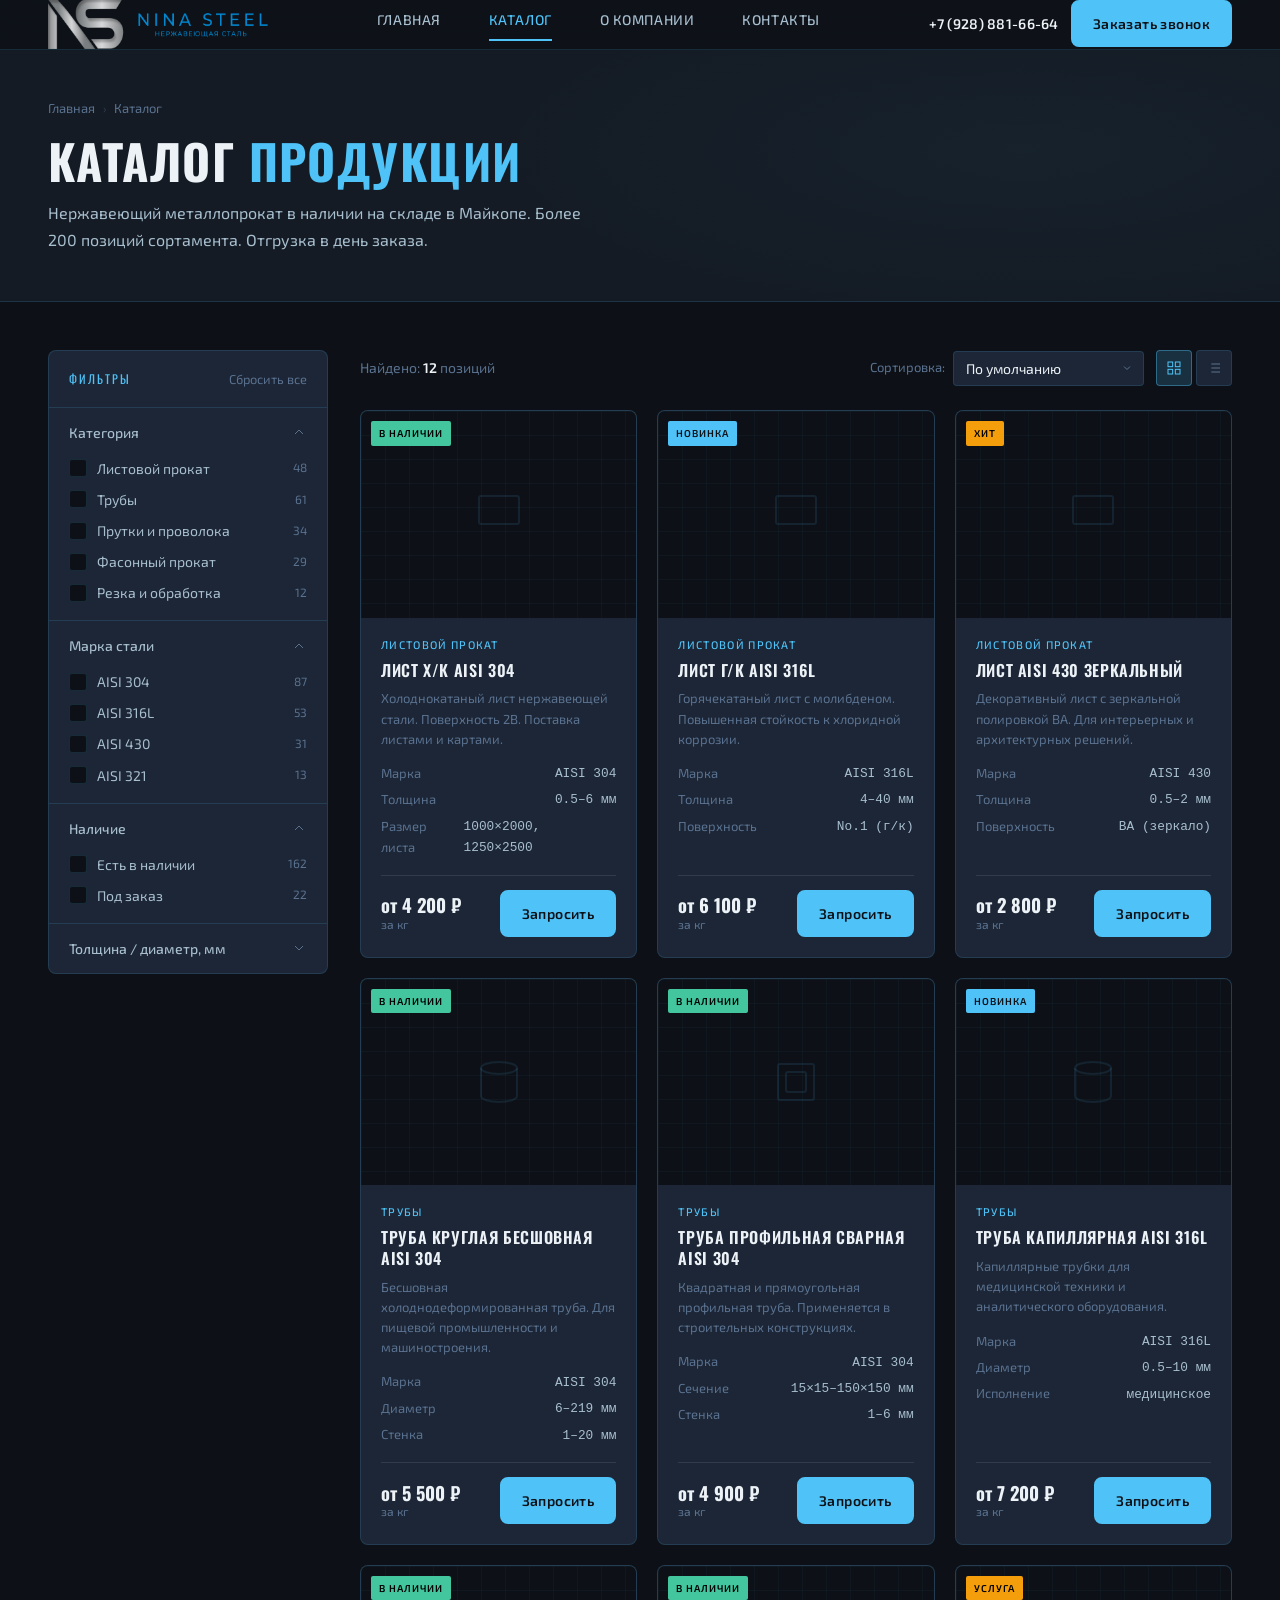
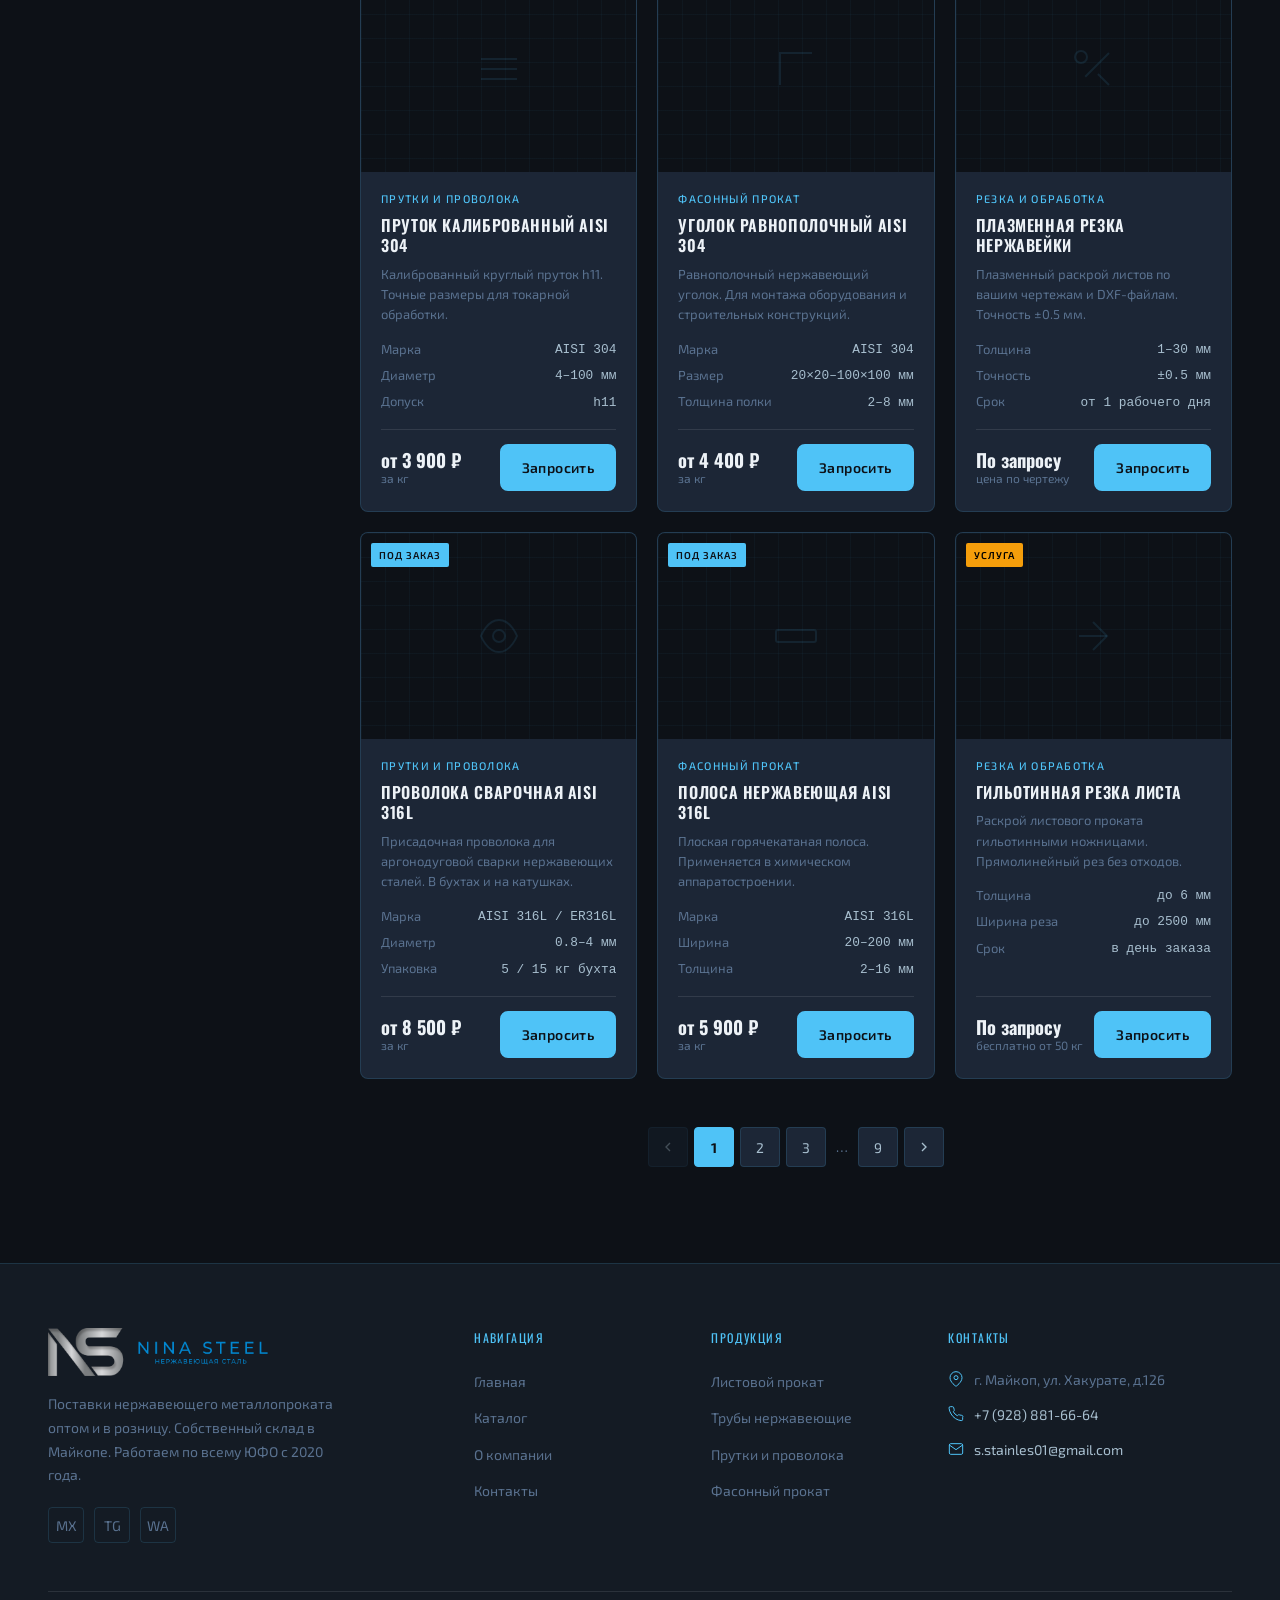
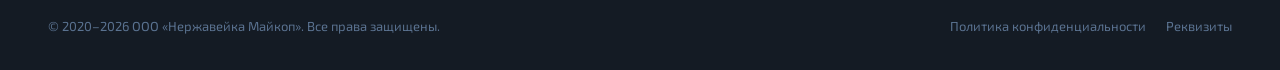
<file: Nerzhaveyka/catalog.html>
<!DOCTYPE html>
<html lang="ru">
<head>
  <meta charset="UTF-8" />
  <meta name="viewport" content="width=device-width, initial-scale=1.0" />
  <meta name="description" content="Каталог нержавеющего металлопроката — листы, трубы, прутки, фасонный прокат. Нержавейка Майкоп." />
  <title>Каталог — Нержавейка Майкоп</title>

  <link rel="preconnect" href="https://fonts.googleapis.com" />
  <link rel="preconnect" href="https://fonts.gstatic.com" crossorigin />
  <link href="https://fonts.googleapis.com/css2?family=Oswald:wght@300;400;500;600;700&family=Exo+2:wght@300;400;500;600;700&display=swap" rel="stylesheet" />

  <link rel="stylesheet" href="css/style.css" />
  <link rel="stylesheet" href="css/catalog.css" />
  <link rel="stylesheet" href="css/index.css" />
</head>
<body>

  <!-- =====================================================
       HEADER
       ===================================================== -->
  <header class="header" id="site-header" role="banner">
    <div class="container">
      <div class="header__inner">

        <!-- LOGO: NOT MODIFY -->
        <a href="index.html" class="header__logo" aria-label="Нержавейка Майкоп — на главную">
         <img
              src="images/combo-logo.webp"
              alt="logo"
              width="220"
              height="50"
            />
        </a>
        <!-- LOGO END -->

        <nav class="nav" aria-label="Основная навигация">
          <ul class="nav__list" role="list">
            <li class="nav__item"><a href="index.html"    class="nav__link">Главная</a></li>
            <li class="nav__item"><a href="catalog.html"  class="nav__link nav__link_active" aria-current="page">Каталог</a></li>
            <li class="nav__item"><a href="about.html"    class="nav__link">О компании</a></li>
            <li class="nav__item"><a href="contacts.html" class="nav__link">Контакты</a></li>
          </ul>
        </nav>

        <div class="header__cta">
          <a href="tel:+79288816664" class="header__phone">+7 (928) 881-66-64</a>
          <a href="contacts.html#form" class="btn btn_primary btn_sm">Заказать звонок</a>
        </div>

        <button class="header__burger" id="burger-btn" aria-label="Открыть меню" aria-expanded="false" aria-controls="mobile-nav">
          <span class="header__burger-line"></span>
          <span class="header__burger-line"></span>
          <span class="header__burger-line"></span>
        </button>
      </div>
    </div>
  </header>

  <nav class="mobile-nav" id="mobile-nav" aria-label="Мобильная навигация" aria-hidden="true">
    <a href="index.html"    class="mobile-nav__link">Главная</a>
    <a href="catalog.html"  class="mobile-nav__link mobile-nav__link_active">Каталог</a>
    <a href="about.html"    class="mobile-nav__link">О компании</a>
    <a href="contacts.html" class="mobile-nav__link">Контакты</a>
    <a href="tel:+79288816664" class="mobile-nav__phone">+7 (928) 881-66-64</a>
  </nav>

  <!-- =====================================================
       MAIN
       ===================================================== -->
  <main id="main-content">

    <!-- PAGE HERO -->
    <section class="page-hero" aria-label="Заголовок страницы каталога">
      <div class="container">
        <div class="page-hero__inner">
          <nav class="page-hero__breadcrumb" aria-label="Хлебные крошки">
            <a href="index.html" class="page-hero__breadcrumb-item page-hero__breadcrumb-item_link">Главная</a>
            <span class="page-hero__breadcrumb-sep" aria-hidden="true">›</span>
            <span class="page-hero__breadcrumb-item" aria-current="page">Каталог</span>
          </nav>
          <h1 class="page-hero__title">Каталог <em>продукции</em></h1>
          <p class="page-hero__subtitle">
            Нержавеющий металлопрокат в наличии на складе в Майкопе. Более 200 позиций сортамента. Отгрузка в день заказа.
          </p>
        </div>
      </div>
    </section>

    <!-- CATALOG -->
    <section class="catalog-page" aria-label="Каталог металлопроката">
      <div class="container">
        <div class="catalog-page__layout">

          <!-- ==============================================
               SIDEBAR FILTERS (desktop)
               ============================================== -->
          <aside class="catalog-sidebar" aria-label="Фильтры каталога">
            <div class="filter-panel" id="filter-panel">

              <div class="filter-panel__header">
                <span class="filter-panel__title">Фильтры</span>
                <button class="filter-panel__reset" id="filter-reset-btn" type="button">
                  Сбросить все
                </button>
              </div>

              <!-- Фильтр: Категория -->
              <div class="filter-group filter-group_open" data-filter-group="category">
                <button class="filter-group__toggle" aria-expanded="true" aria-controls="fg-category">
                  <span class="filter-group__label">Категория</span>
                  <span class="filter-group__arrow" aria-hidden="true">
                    <svg viewBox="0 0 24 24" fill="none" stroke="currentColor"><polyline points="6 9 12 15 18 9"></polyline></svg>
                  </span>
                </button>
                <div class="filter-group__body" id="fg-category" role="group" aria-label="Фильтр по категории">
                  <ul class="filter-check-list" role="list">
                    <li>
                      <label class="filter-check">
                        <input class="filter-check__input" type="checkbox" name="category" value="list" data-filter="category" />
                        <span class="filter-check__box">
                          <span class="filter-check__box-tick">
                            <svg viewBox="0 0 24 24" fill="none" stroke="currentColor"><polyline points="20 6 9 17 4 12"></polyline></svg>
                          </span>
                        </span>
                        <span class="filter-check__text">Листовой прокат</span>
                        <span class="filter-check__count">48</span>
                      </label>
                    </li>
                    <li>
                      <label class="filter-check">
                        <input class="filter-check__input" type="checkbox" name="category" value="truba" data-filter="category" />
                        <span class="filter-check__box">
                          <span class="filter-check__box-tick">
                            <svg viewBox="0 0 24 24" fill="none" stroke="currentColor"><polyline points="20 6 9 17 4 12"></polyline></svg>
                          </span>
                        </span>
                        <span class="filter-check__text">Трубы</span>
                        <span class="filter-check__count">61</span>
                      </label>
                    </li>
                    <li>
                      <label class="filter-check">
                        <input class="filter-check__input" type="checkbox" name="category" value="prutok" data-filter="category" />
                        <span class="filter-check__box">
                          <span class="filter-check__box-tick">
                            <svg viewBox="0 0 24 24" fill="none" stroke="currentColor"><polyline points="20 6 9 17 4 12"></polyline></svg>
                          </span>
                        </span>
                        <span class="filter-check__text">Прутки и проволока</span>
                        <span class="filter-check__count">34</span>
                      </label>
                    </li>
                    <li>
                      <label class="filter-check">
                        <input class="filter-check__input" type="checkbox" name="category" value="fason" data-filter="category" />
                        <span class="filter-check__box">
                          <span class="filter-check__box-tick">
                            <svg viewBox="0 0 24 24" fill="none" stroke="currentColor"><polyline points="20 6 9 17 4 12"></polyline></svg>
                          </span>
                        </span>
                        <span class="filter-check__text">Фасонный прокат</span>
                        <span class="filter-check__count">29</span>
                      </label>
                    </li>
                    <li>
                      <label class="filter-check">
                        <input class="filter-check__input" type="checkbox" name="category" value="rezkа" data-filter="category" />
                        <span class="filter-check__box">
                          <span class="filter-check__box-tick">
                            <svg viewBox="0 0 24 24" fill="none" stroke="currentColor"><polyline points="20 6 9 17 4 12"></polyline></svg>
                          </span>
                        </span>
                        <span class="filter-check__text">Резка и обработка</span>
                        <span class="filter-check__count">12</span>
                      </label>
                    </li>
                  </ul>
                </div>
              </div>

              <!-- Фильтр: Марка стали -->
              <div class="filter-group filter-group_open" data-filter-group="grade">
                <button class="filter-group__toggle" aria-expanded="true" aria-controls="fg-grade">
                  <span class="filter-group__label">Марка стали</span>
                  <span class="filter-group__arrow" aria-hidden="true">
                    <svg viewBox="0 0 24 24" fill="none" stroke="currentColor"><polyline points="6 9 12 15 18 9"></polyline></svg>
                  </span>
                </button>
                <div class="filter-group__body" id="fg-grade" role="group" aria-label="Фильтр по марке стали">
                  <ul class="filter-check-list" role="list">
                    <li>
                      <label class="filter-check">
                        <input class="filter-check__input" type="checkbox" name="grade" value="304" data-filter="grade" />
                        <span class="filter-check__box"><span class="filter-check__box-tick"><svg viewBox="0 0 24 24" fill="none" stroke="currentColor"><polyline points="20 6 9 17 4 12"></polyline></svg></span></span>
                        <span class="filter-check__text">AISI 304</span>
                        <span class="filter-check__count">87</span>
                      </label>
                    </li>
                    <li>
                      <label class="filter-check">
                        <input class="filter-check__input" type="checkbox" name="grade" value="316" data-filter="grade" />
                        <span class="filter-check__box"><span class="filter-check__box-tick"><svg viewBox="0 0 24 24" fill="none" stroke="currentColor"><polyline points="20 6 9 17 4 12"></polyline></svg></span></span>
                        <span class="filter-check__text">AISI 316L</span>
                        <span class="filter-check__count">53</span>
                      </label>
                    </li>
                    <li>
                      <label class="filter-check">
                        <input class="filter-check__input" type="checkbox" name="grade" value="430" data-filter="grade" />
                        <span class="filter-check__box"><span class="filter-check__box-tick"><svg viewBox="0 0 24 24" fill="none" stroke="currentColor"><polyline points="20 6 9 17 4 12"></polyline></svg></span></span>
                        <span class="filter-check__text">AISI 430</span>
                        <span class="filter-check__count">31</span>
                      </label>
                    </li>
                    <li>
                      <label class="filter-check">
                        <input class="filter-check__input" type="checkbox" name="grade" value="321" data-filter="grade" />
                        <span class="filter-check__box"><span class="filter-check__box-tick"><svg viewBox="0 0 24 24" fill="none" stroke="currentColor"><polyline points="20 6 9 17 4 12"></polyline></svg></span></span>
                        <span class="filter-check__text">AISI 321</span>
                        <span class="filter-check__count">13</span>
                      </label>
                    </li>
                  </ul>
                </div>
              </div>

              <!-- Фильтр: Наличие -->
              <div class="filter-group filter-group_open" data-filter-group="stock">
                <button class="filter-group__toggle" aria-expanded="true" aria-controls="fg-stock">
                  <span class="filter-group__label">Наличие</span>
                  <span class="filter-group__arrow" aria-hidden="true">
                    <svg viewBox="0 0 24 24" fill="none" stroke="currentColor"><polyline points="6 9 12 15 18 9"></polyline></svg>
                  </span>
                </button>
                <div class="filter-group__body" id="fg-stock" role="group" aria-label="Фильтр по наличию">
                  <ul class="filter-check-list" role="list">
                    <li>
                      <label class="filter-check">
                        <input class="filter-check__input" type="checkbox" name="stock" value="instock" data-filter="stock" />
                        <span class="filter-check__box"><span class="filter-check__box-tick"><svg viewBox="0 0 24 24" fill="none" stroke="currentColor"><polyline points="20 6 9 17 4 12"></polyline></svg></span></span>
                        <span class="filter-check__text">Есть в наличии</span>
                        <span class="filter-check__count">162</span>
                      </label>
                    </li>
                    <li>
                      <label class="filter-check">
                        <input class="filter-check__input" type="checkbox" name="stock" value="order" data-filter="stock" />
                        <span class="filter-check__box"><span class="filter-check__box-tick"><svg viewBox="0 0 24 24" fill="none" stroke="currentColor"><polyline points="20 6 9 17 4 12"></polyline></svg></span></span>
                        <span class="filter-check__text">Под заказ</span>
                        <span class="filter-check__count">22</span>
                      </label>
                    </li>
                  </ul>
                </div>
              </div>

              <!-- Фильтр: Толщина -->
              <div class="filter-group" data-filter-group="thickness">
                <button class="filter-group__toggle" aria-expanded="false" aria-controls="fg-thickness">
                  <span class="filter-group__label">Толщина / диаметр, мм</span>
                  <span class="filter-group__arrow" aria-hidden="true">
                    <svg viewBox="0 0 24 24" fill="none" stroke="currentColor"><polyline points="6 9 12 15 18 9"></polyline></svg>
                  </span>
                </button>
                <div class="filter-group__body" id="fg-thickness">
                  <div class="filter-range">
                    <div class="filter-range__inputs">
                      <div class="filter-range__field">
                        <label class="filter-range__field-label" for="thickness-min">От, мм</label>
                        <input class="filter-range__input" type="number" id="thickness-min" placeholder="0.5" min="0" step="0.5" />
                      </div>
                      <div class="filter-range__field">
                        <label class="filter-range__field-label" for="thickness-max">До, мм</label>
                        <input class="filter-range__input" type="number" id="thickness-max" placeholder="120" min="0" step="0.5" />
                      </div>
                    </div>
                  </div>
                </div>
              </div>

            </div>
            <!-- /filter-panel -->
          </aside>

          <!-- ==============================================
               CATALOG MAIN AREA
               ============================================== -->
          <div class="catalog-main">

            <!-- Toolbar -->
            <div class="catalog-toolbar" role="toolbar" aria-label="Управление каталогом">

              <div class="catalog-toolbar__left" style="display:flex;align-items:center;gap:12px;">
                <!-- Mobile: кнопка открытия фильтров -->
                <button class="filter-toggle-btn" id="filter-toggle-btn" type="button" aria-controls="filter-drawer" aria-expanded="false">
                  <svg viewBox="0 0 24 24" fill="none" stroke="currentColor" stroke-width="1.5" aria-hidden="true">
                    <line x1="4" y1="6" x2="20" y2="6"></line>
                    <line x1="8" y1="12" x2="20" y2="12"></line>
                    <line x1="12" y1="18" x2="20" y2="18"></line>
                  </svg>
                  Фильтры
                  <span class="filter-toggle-btn__badge filter-toggle-btn__badge_hidden" id="filter-badge" aria-label="Активных фильтров:">0</span>
                </button>

                <p class="catalog-toolbar__found" id="toolbar-found">
                  Найдено: <strong id="found-count">12</strong> позиций
                </p>
              </div>

              <div class="catalog-toolbar__right">
                <!-- Сортировка -->
                <div class="catalog-sort">
                  <label class="catalog-sort__label" for="sort-select">Сортировка:</label>
                  <select class="catalog-sort__select" id="sort-select" aria-label="Сортировка товаров">
                    <option value="default">По умолчанию</option>
                    <option value="name-asc">По названию А–Я</option>
                    <option value="name-desc">По названию Я–А</option>
                    <option value="price-asc">Цена: по возрастанию</option>
                    <option value="price-desc">Цена: по убыванию</option>
                  </select>
                </div>

                <!-- Вид: сетка / список -->
                <div class="view-toggle" role="group" aria-label="Вид отображения">
                  <button class="view-toggle__btn view-toggle__btn_active" id="view-grid" aria-pressed="true" aria-label="Сеткой" type="button">
                    <svg viewBox="0 0 24 24" fill="none" stroke="currentColor" stroke-width="1.5" aria-hidden="true">
                      <rect x="3" y="3" width="7" height="7"></rect><rect x="14" y="3" width="7" height="7"></rect>
                      <rect x="3" y="14" width="7" height="7"></rect><rect x="14" y="14" width="7" height="7"></rect>
                    </svg>
                  </button>
                  <button class="view-toggle__btn" id="view-list" aria-pressed="false" aria-label="Списком" type="button">
                    <svg viewBox="0 0 24 24" fill="none" stroke="currentColor" stroke-width="1.5" aria-hidden="true">
                      <line x1="8" y1="6" x2="21" y2="6"></line><line x1="8" y1="12" x2="21" y2="12"></line><line x1="8" y1="18" x2="21" y2="18"></line>
                      <line x1="3" y1="6" x2="3.01" y2="6"></line><line x1="3" y1="12" x2="3.01" y2="12"></line><line x1="3" y1="18" x2="3.01" y2="18"></line>
                    </svg>
                  </button>
                </div>
              </div>
            </div>

            <!-- Active filter tags (рендерятся JS'ом) -->
            <div class="active-filters" id="active-filters" aria-label="Активные фильтры" aria-live="polite"></div>

            <!-- PRODUCT GRID -->
            <div class="product-grid" id="product-grid" role="list" aria-label="Список товаров">

              <!-- CARD 1 -->
              <article class="product-card" role="listitem"
                data-category="list" data-grade="304" data-stock="instock" data-price="4200" data-name="лист х/к aisi 304">
                <div class="product-card__media">
                  <div class="product-card__media-placeholder" aria-hidden="true">
                    <svg viewBox="0 0 24 24" fill="none" stroke="currentColor" stroke-width="1"><rect x="2" y="3" width="20" height="14" rx="1"></rect></svg>
                  </div>
                  <span class="product-card__badge product-card__badge_stock">В наличии</span>
                </div>
                <div class="product-card__body">
                  <p class="product-card__category">Листовой прокат</p>
                  <h2 class="product-card__name">Лист х/к AISI 304</h2>
                  <p class="product-card__desc">Холоднокатаный лист нержавеющей стали. Поверхность 2B. Поставка листами и картами.</p>
                  <ul class="product-card__specs" role="list">
                    <li class="product-card__spec">
                      <span class="product-card__spec-key">Марка</span>
                      <span class="product-card__spec-val">AISI 304</span>
                    </li>
                    <li class="product-card__spec">
                      <span class="product-card__spec-key">Толщина</span>
                      <span class="product-card__spec-val">0.5–6 мм</span>
                    </li>
                    <li class="product-card__spec">
                      <span class="product-card__spec-key">Размер листа</span>
                      <span class="product-card__spec-val">1000×2000, 1250×2500</span>
                    </li>
                  </ul>
                  <div class="product-card__footer">
                    <div class="product-card__price">
                      <p class="product-card__price-val">от 4 200 ₽</p>
                      <p class="product-card__price-unit">за кг</p>
                    </div>
                    <a href="contacts.html#form" class="btn btn_primary btn_sm product-card__btn">Запросить</a>
                  </div>
                </div>
              </article>

              <!-- CARD 2 -->
              <article class="product-card" role="listitem"
                data-category="list" data-grade="316" data-stock="instock" data-price="6100" data-name="лист г/к aisi 316l">
                <div class="product-card__media">
                  <div class="product-card__media-placeholder" aria-hidden="true">
                    <svg viewBox="0 0 24 24" fill="none" stroke="currentColor" stroke-width="1"><rect x="2" y="3" width="20" height="14" rx="1"></rect></svg>
                  </div>
                  <span class="product-card__badge product-card__badge_new">Новинка</span>
                </div>
                <div class="product-card__body">
                  <p class="product-card__category">Листовой прокат</p>
                  <h2 class="product-card__name">Лист г/к AISI 316L</h2>
                  <p class="product-card__desc">Горячекатаный лист с молибденом. Повышенная стойкость к хлоридной коррозии.</p>
                  <ul class="product-card__specs" role="list">
                    <li class="product-card__spec">
                      <span class="product-card__spec-key">Марка</span>
                      <span class="product-card__spec-val">AISI 316L</span>
                    </li>
                    <li class="product-card__spec">
                      <span class="product-card__spec-key">Толщина</span>
                      <span class="product-card__spec-val">4–40 мм</span>
                    </li>
                    <li class="product-card__spec">
                      <span class="product-card__spec-key">Поверхность</span>
                      <span class="product-card__spec-val">No.1 (г/к)</span>
                    </li>
                  </ul>
                  <div class="product-card__footer">
                    <div class="product-card__price">
                      <p class="product-card__price-val">от 6 100 ₽</p>
                      <p class="product-card__price-unit">за кг</p>
                    </div>
                    <a href="contacts.html#form" class="btn btn_primary btn_sm product-card__btn">Запросить</a>
                  </div>
                </div>
              </article>

              <!-- CARD 3 -->
              <article class="product-card" role="listitem"
                data-category="list" data-grade="430" data-stock="instock" data-price="2800" data-name="лист aisi 430 зеркальный">
                <div class="product-card__media">
                  <div class="product-card__media-placeholder" aria-hidden="true">
                    <svg viewBox="0 0 24 24" fill="none" stroke="currentColor" stroke-width="1"><rect x="2" y="3" width="20" height="14" rx="1"></rect></svg>
                  </div>
                  <span class="product-card__badge product-card__badge_hot">Хит</span>
                </div>
                <div class="product-card__body">
                  <p class="product-card__category">Листовой прокат</p>
                  <h2 class="product-card__name">Лист AISI 430 зеркальный</h2>
                  <p class="product-card__desc">Декоративный лист с зеркальной полировкой BA. Для интерьерных и архитектурных решений.</p>
                  <ul class="product-card__specs" role="list">
                    <li class="product-card__spec">
                      <span class="product-card__spec-key">Марка</span>
                      <span class="product-card__spec-val">AISI 430</span>
                    </li>
                    <li class="product-card__spec">
                      <span class="product-card__spec-key">Толщина</span>
                      <span class="product-card__spec-val">0.5–2 мм</span>
                    </li>
                    <li class="product-card__spec">
                      <span class="product-card__spec-key">Поверхность</span>
                      <span class="product-card__spec-val">BA (зеркало)</span>
                    </li>
                  </ul>
                  <div class="product-card__footer">
                    <div class="product-card__price">
                      <p class="product-card__price-val">от 2 800 ₽</p>
                      <p class="product-card__price-unit">за кг</p>
                    </div>
                    <a href="contacts.html#form" class="btn btn_primary btn_sm product-card__btn">Запросить</a>
                  </div>
                </div>
              </article>

              <!-- CARD 4 -->
              <article class="product-card" role="listitem"
                data-category="truba" data-grade="304" data-stock="instock" data-price="5500" data-name="труба круглая aisi 304 бесшовная">
                <div class="product-card__media">
                  <div class="product-card__media-placeholder" aria-hidden="true">
                    <svg viewBox="0 0 24 24" fill="none" stroke="currentColor" stroke-width="1"><ellipse cx="12" cy="5" rx="9" ry="3"></ellipse><path d="M3 5v14c0 1.66 4.03 3 9 3s9-1.34 9-3V5"></path></svg>
                  </div>
                  <span class="product-card__badge product-card__badge_stock">В наличии</span>
                </div>
                <div class="product-card__body">
                  <p class="product-card__category">Трубы</p>
                  <h2 class="product-card__name">Труба круглая бесшовная AISI 304</h2>
                  <p class="product-card__desc">Бесшовная холоднодеформированная труба. Для пищевой промышленности и машиностроения.</p>
                  <ul class="product-card__specs" role="list">
                    <li class="product-card__spec">
                      <span class="product-card__spec-key">Марка</span>
                      <span class="product-card__spec-val">AISI 304</span>
                    </li>
                    <li class="product-card__spec">
                      <span class="product-card__spec-key">Диаметр</span>
                      <span class="product-card__spec-val">6–219 мм</span>
                    </li>
                    <li class="product-card__spec">
                      <span class="product-card__spec-key">Стенка</span>
                      <span class="product-card__spec-val">1–20 мм</span>
                    </li>
                  </ul>
                  <div class="product-card__footer">
                    <div class="product-card__price">
                      <p class="product-card__price-val">от 5 500 ₽</p>
                      <p class="product-card__price-unit">за кг</p>
                    </div>
                    <a href="contacts.html#form" class="btn btn_primary btn_sm product-card__btn">Запросить</a>
                  </div>
                </div>
              </article>

              <!-- CARD 5 -->
              <article class="product-card" role="listitem"
                data-category="truba" data-grade="304" data-stock="instock" data-price="4900" data-name="труба профильная aisi 304 сварная">
                <div class="product-card__media">
                  <div class="product-card__media-placeholder" aria-hidden="true">
                    <svg viewBox="0 0 24 24" fill="none" stroke="currentColor" stroke-width="1"><rect x="3" y="3" width="18" height="18" rx="1"></rect><rect x="7" y="7" width="10" height="10" rx="1"></rect></svg>
                  </div>
                  <span class="product-card__badge product-card__badge_stock">В наличии</span>
                </div>
                <div class="product-card__body">
                  <p class="product-card__category">Трубы</p>
                  <h2 class="product-card__name">Труба профильная сварная AISI 304</h2>
                  <p class="product-card__desc">Квадратная и прямоугольная профильная труба. Применяется в строительных конструкциях.</p>
                  <ul class="product-card__specs" role="list">
                    <li class="product-card__spec">
                      <span class="product-card__spec-key">Марка</span>
                      <span class="product-card__spec-val">AISI 304</span>
                    </li>
                    <li class="product-card__spec">
                      <span class="product-card__spec-key">Сечение</span>
                      <span class="product-card__spec-val">15×15–150×150 мм</span>
                    </li>
                    <li class="product-card__spec">
                      <span class="product-card__spec-key">Стенка</span>
                      <span class="product-card__spec-val">1–6 мм</span>
                    </li>
                  </ul>
                  <div class="product-card__footer">
                    <div class="product-card__price">
                      <p class="product-card__price-val">от 4 900 ₽</p>
                      <p class="product-card__price-unit">за кг</p>
                    </div>
                    <a href="contacts.html#form" class="btn btn_primary btn_sm product-card__btn">Запросить</a>
                  </div>
                </div>
              </article>

              <!-- CARD 6 -->
              <article class="product-card" role="listitem"
                data-category="truba" data-grade="316" data-stock="instock" data-price="7200" data-name="труба капиллярная aisi 316l">
                <div class="product-card__media">
                  <div class="product-card__media-placeholder" aria-hidden="true">
                    <svg viewBox="0 0 24 24" fill="none" stroke="currentColor" stroke-width="1"><ellipse cx="12" cy="5" rx="9" ry="3"></ellipse><path d="M3 5v14c0 1.66 4.03 3 9 3s9-1.34 9-3V5"></path></svg>
                  </div>
                  <span class="product-card__badge product-card__badge_new">Новинка</span>
                </div>
                <div class="product-card__body">
                  <p class="product-card__category">Трубы</p>
                  <h2 class="product-card__name">Труба капиллярная AISI 316L</h2>
                  <p class="product-card__desc">Капиллярные трубки для медицинской техники и аналитического оборудования.</p>
                  <ul class="product-card__specs" role="list">
                    <li class="product-card__spec">
                      <span class="product-card__spec-key">Марка</span>
                      <span class="product-card__spec-val">AISI 316L</span>
                    </li>
                    <li class="product-card__spec">
                      <span class="product-card__spec-key">Диаметр</span>
                      <span class="product-card__spec-val">0.5–10 мм</span>
                    </li>
                    <li class="product-card__spec">
                      <span class="product-card__spec-key">Исполнение</span>
                      <span class="product-card__spec-val">медицинское</span>
                    </li>
                  </ul>
                  <div class="product-card__footer">
                    <div class="product-card__price">
                      <p class="product-card__price-val">от 7 200 ₽</p>
                      <p class="product-card__price-unit">за кг</p>
                    </div>
                    <a href="contacts.html#form" class="btn btn_primary btn_sm product-card__btn">Запросить</a>
                  </div>
                </div>
              </article>

              <!-- CARD 7 -->
              <article class="product-card" role="listitem"
                data-category="prutok" data-grade="304" data-stock="instock" data-price="3900" data-name="пруток калиброванный aisi 304">
                <div class="product-card__media">
                  <div class="product-card__media-placeholder" aria-hidden="true">
                    <svg viewBox="0 0 24 24" fill="none" stroke="currentColor" stroke-width="1"><line x1="3" y1="12" x2="21" y2="12"></line><line x1="3" y1="7" x2="21" y2="7"></line><line x1="3" y1="17" x2="21" y2="17"></line></svg>
                  </div>
                  <span class="product-card__badge product-card__badge_stock">В наличии</span>
                </div>
                <div class="product-card__body">
                  <p class="product-card__category">Прутки и проволока</p>
                  <h2 class="product-card__name">Пруток калиброванный AISI 304</h2>
                  <p class="product-card__desc">Калиброванный круглый пруток h11. Точные размеры для токарной обработки.</p>
                  <ul class="product-card__specs" role="list">
                    <li class="product-card__spec">
                      <span class="product-card__spec-key">Марка</span>
                      <span class="product-card__spec-val">AISI 304</span>
                    </li>
                    <li class="product-card__spec">
                      <span class="product-card__spec-key">Диаметр</span>
                      <span class="product-card__spec-val">4–100 мм</span>
                    </li>
                    <li class="product-card__spec">
                      <span class="product-card__spec-key">Допуск</span>
                      <span class="product-card__spec-val">h11</span>
                    </li>
                  </ul>
                  <div class="product-card__footer">
                    <div class="product-card__price">
                      <p class="product-card__price-val">от 3 900 ₽</p>
                      <p class="product-card__price-unit">за кг</p>
                    </div>
                    <a href="contacts.html#form" class="btn btn_primary btn_sm product-card__btn">Запросить</a>
                  </div>
                </div>
              </article>

              <!-- CARD 8 -->
              <article class="product-card" role="listitem"
                data-category="fason" data-grade="304" data-stock="instock" data-price="4400" data-name="уголок равнополочный aisi 304">
                <div class="product-card__media">
                  <div class="product-card__media-placeholder" aria-hidden="true">
                    <svg viewBox="0 0 24 24" fill="none" stroke="currentColor" stroke-width="1"><polyline points="4 20 4 4 20 4"></polyline></svg>
                  </div>
                  <span class="product-card__badge product-card__badge_stock">В наличии</span>
                </div>
                <div class="product-card__body">
                  <p class="product-card__category">Фасонный прокат</p>
                  <h2 class="product-card__name">Уголок равнополочный AISI 304</h2>
                  <p class="product-card__desc">Равнополочный нержавеющий уголок. Для монтажа оборудования и строительных конструкций.</p>
                  <ul class="product-card__specs" role="list">
                    <li class="product-card__spec">
                      <span class="product-card__spec-key">Марка</span>
                      <span class="product-card__spec-val">AISI 304</span>
                    </li>
                    <li class="product-card__spec">
                      <span class="product-card__spec-key">Размер</span>
                      <span class="product-card__spec-val">20×20–100×100 мм</span>
                    </li>
                    <li class="product-card__spec">
                      <span class="product-card__spec-key">Толщина полки</span>
                      <span class="product-card__spec-val">2–8 мм</span>
                    </li>
                  </ul>
                  <div class="product-card__footer">
                    <div class="product-card__price">
                      <p class="product-card__price-val">от 4 400 ₽</p>
                      <p class="product-card__price-unit">за кг</p>
                    </div>
                    <a href="contacts.html#form" class="btn btn_primary btn_sm product-card__btn">Запросить</a>
                  </div>
                </div>
              </article>

              <!-- CARD 9 -->
              <article class="product-card" role="listitem"
                data-category="rezkа" data-grade="304" data-stock="instock" data-price="0" data-name="плазменная резка нержавейки">
                <div class="product-card__media">
                  <div class="product-card__media-placeholder" aria-hidden="true">
                    <svg viewBox="0 0 24 24" fill="none" stroke="currentColor" stroke-width="1"><circle cx="6" cy="6" r="3"></circle><path d="M20 4L8.12 15.88M14.47 14.48L20 20"></path></svg>
                  </div>
                  <span class="product-card__badge product-card__badge_hot">Услуга</span>
                </div>
                <div class="product-card__body">
                  <p class="product-card__category">Резка и обработка</p>
                  <h2 class="product-card__name">Плазменная резка нержавейки</h2>
                  <p class="product-card__desc">Плазменный раскрой листов по вашим чертежам и DXF-файлам. Точность ±0.5 мм.</p>
                  <ul class="product-card__specs" role="list">
                    <li class="product-card__spec">
                      <span class="product-card__spec-key">Толщина</span>
                      <span class="product-card__spec-val">1–30 мм</span>
                    </li>
                    <li class="product-card__spec">
                      <span class="product-card__spec-key">Точность</span>
                      <span class="product-card__spec-val">±0.5 мм</span>
                    </li>
                    <li class="product-card__spec">
                      <span class="product-card__spec-key">Срок</span>
                      <span class="product-card__spec-val">от 1 рабочего дня</span>
                    </li>
                  </ul>
                  <div class="product-card__footer">
                    <div class="product-card__price">
                      <p class="product-card__price-val">По запросу</p>
                      <p class="product-card__price-unit">цена по чертежу</p>
                    </div>
                    <a href="contacts.html#form" class="btn btn_primary btn_sm product-card__btn">Запросить</a>
                  </div>
                </div>
              </article>

              <!-- CARD 10 -->
              <article class="product-card" role="listitem"
                data-category="prutok" data-grade="316" data-stock="order" data-price="8500" data-name="проволока сварочная aisi 316l">
                <div class="product-card__media">
                  <div class="product-card__media-placeholder" aria-hidden="true">
                    <svg viewBox="0 0 24 24" fill="none" stroke="currentColor" stroke-width="1"><path d="M3 12s3-8 9-8 9 8 9 8-3 8-9 8-9-8-9-8z"></path><circle cx="12" cy="12" r="3"></circle></svg>
                  </div>
                  <span class="product-card__badge product-card__badge_new">Под заказ</span>
                </div>
                <div class="product-card__body">
                  <p class="product-card__category">Прутки и проволока</p>
                  <h2 class="product-card__name">Проволока сварочная AISI 316L</h2>
                  <p class="product-card__desc">Присадочная проволока для аргонодуговой сварки нержавеющих сталей. В бухтах и на катушках.</p>
                  <ul class="product-card__specs" role="list">
                    <li class="product-card__spec">
                      <span class="product-card__spec-key">Марка</span>
                      <span class="product-card__spec-val">AISI 316L / ER316L</span>
                    </li>
                    <li class="product-card__spec">
                      <span class="product-card__spec-key">Диаметр</span>
                      <span class="product-card__spec-val">0.8–4 мм</span>
                    </li>
                    <li class="product-card__spec">
                      <span class="product-card__spec-key">Упаковка</span>
                      <span class="product-card__spec-val">5 / 15 кг бухта</span>
                    </li>
                  </ul>
                  <div class="product-card__footer">
                    <div class="product-card__price">
                      <p class="product-card__price-val">от 8 500 ₽</p>
                      <p class="product-card__price-unit">за кг</p>
                    </div>
                    <a href="contacts.html#form" class="btn btn_primary btn_sm product-card__btn">Запросить</a>
                  </div>
                </div>
              </article>

              <!-- CARD 11 -->
              <article class="product-card" role="listitem"
                data-category="fason" data-grade="316" data-stock="order" data-price="5900" data-name="полоса нержавеющая aisi 316l">
                <div class="product-card__media">
                  <div class="product-card__media-placeholder" aria-hidden="true">
                    <svg viewBox="0 0 24 24" fill="none" stroke="currentColor" stroke-width="1"><rect x="2" y="9" width="20" height="6" rx="1"></rect></svg>
                  </div>
                  <span class="product-card__badge product-card__badge_new">Под заказ</span>
                </div>
                <div class="product-card__body">
                  <p class="product-card__category">Фасонный прокат</p>
                  <h2 class="product-card__name">Полоса нержавеющая AISI 316L</h2>
                  <p class="product-card__desc">Плоская горячекатаная полоса. Применяется в химическом аппаратостроении.</p>
                  <ul class="product-card__specs" role="list">
                    <li class="product-card__spec">
                      <span class="product-card__spec-key">Марка</span>
                      <span class="product-card__spec-val">AISI 316L</span>
                    </li>
                    <li class="product-card__spec">
                      <span class="product-card__spec-key">Ширина</span>
                      <span class="product-card__spec-val">20–200 мм</span>
                    </li>
                    <li class="product-card__spec">
                      <span class="product-card__spec-key">Толщина</span>
                      <span class="product-card__spec-val">2–16 мм</span>
                    </li>
                  </ul>
                  <div class="product-card__footer">
                    <div class="product-card__price">
                      <p class="product-card__price-val">от 5 900 ₽</p>
                      <p class="product-card__price-unit">за кг</p>
                    </div>
                    <a href="contacts.html#form" class="btn btn_primary btn_sm product-card__btn">Запросить</a>
                  </div>
                </div>
              </article>

              <!-- CARD 12 -->
              <article class="product-card" role="listitem"
                data-category="rezkа" data-grade="304" data-stock="instock" data-price="0" data-name="гильотинная резка листа">
                <div class="product-card__media">
                  <div class="product-card__media-placeholder" aria-hidden="true">
                    <svg viewBox="0 0 24 24" fill="none" stroke="currentColor" stroke-width="1"><line x1="5" y1="12" x2="19" y2="12"></line><polyline points="12 5 19 12 12 19"></polyline></svg>
                  </div>
                  <span class="product-card__badge product-card__badge_hot">Услуга</span>
                </div>
                <div class="product-card__body">
                  <p class="product-card__category">Резка и обработка</p>
                  <h2 class="product-card__name">Гильотинная резка листа</h2>
                  <p class="product-card__desc">Раскрой листового проката гильотинными ножницами. Прямолинейный рез без отходов.</p>
                  <ul class="product-card__specs" role="list">
                    <li class="product-card__spec">
                      <span class="product-card__spec-key">Толщина</span>
                      <span class="product-card__spec-val">до 6 мм</span>
                    </li>
                    <li class="product-card__spec">
                      <span class="product-card__spec-key">Ширина реза</span>
                      <span class="product-card__spec-val">до 2500 мм</span>
                    </li>
                    <li class="product-card__spec">
                      <span class="product-card__spec-key">Срок</span>
                      <span class="product-card__spec-val">в день заказа</span>
                    </li>
                  </ul>
                  <div class="product-card__footer">
                    <div class="product-card__price">
                      <p class="product-card__price-val">По запросу</p>
                      <p class="product-card__price-unit">бесплатно от 50 кг</p>
                    </div>
                    <a href="contacts.html#form" class="btn btn_primary btn_sm product-card__btn">Запросить</a>
                  </div>
                </div>
              </article>

              <!-- Заглушка пустого результата (скрыта по умолчанию) -->
              <div class="product-grid__empty" id="no-results" hidden aria-live="polite">
                <p class="product-grid__empty-icon" aria-hidden="true">⬡</p>
                <p class="product-grid__empty-title">Ничего не найдено</p>
                <p class="product-grid__empty-text">Попробуйте изменить параметры фильтрации или <button class="filter-panel__reset" id="no-results-reset" type="button" style="color:var(--clr-accent);background:none;border:none;cursor:pointer;font-size:inherit;">сбросить все фильтры</button>.</p>
              </div>

            </div>
            <!-- /product-grid -->

            <!-- PAGINATION -->
            <nav class="pagination" aria-label="Пагинация каталога" id="pagination">
              <button class="pagination__btn pagination__btn_disabled" aria-label="Предыдущая страница" type="button">
                <svg width="16" height="16" viewBox="0 0 24 24" fill="none" stroke="currentColor" stroke-width="2" aria-hidden="true"><polyline points="15 18 9 12 15 6"></polyline></svg>
              </button>
              <button class="pagination__btn pagination__btn_active" aria-current="page" aria-label="Страница 1" type="button">1</button>
              <button class="pagination__btn" aria-label="Страница 2" type="button">2</button>
              <button class="pagination__btn" aria-label="Страница 3" type="button">3</button>
              <span class="pagination__dots" aria-hidden="true">…</span>
              <button class="pagination__btn" aria-label="Страница 9" type="button">9</button>
              <button class="pagination__btn" aria-label="Следующая страница" type="button">
                <svg width="16" height="16" viewBox="0 0 24 24" fill="none" stroke="currentColor" stroke-width="2" aria-hidden="true"><polyline points="9 18 15 12 9 6"></polyline></svg>
              </button>
            </nav>

          </div>
          <!-- /catalog-main -->

        </div>
        <!-- /catalog-page__layout -->
      </div>
    </section>

  </main>

  <!-- MOBILE FILTER DRAWER -->
  <div class="filter-overlay" id="filter-overlay" aria-hidden="true"></div>
  <div class="filter-drawer" id="filter-drawer" role="dialog" aria-modal="true" aria-label="Фильтры" aria-hidden="true">
    <div class="filter-drawer__header">
      <span class="filter-drawer__title">Фильтры</span>
      <button class="filter-drawer__close" id="filter-drawer-close" aria-label="Закрыть фильтры" type="button">
        <svg viewBox="0 0 24 24" fill="none" stroke="currentColor" aria-hidden="true"><line x1="18" y1="6" x2="6" y2="18"></line><line x1="6" y1="6" x2="18" y2="18"></line></svg>
      </button>
    </div>
    <!-- Содержимое drawer клонируется из #filter-panel через JS -->
    <div class="filter-drawer__body" id="filter-drawer-body"></div>
    <div class="filter-drawer__apply">
      <button class="btn btn_primary" id="filter-drawer-apply" type="button">Применить</button>
    </div>
  </div>

  <!-- =====================================================
       FOOTER
       ===================================================== -->
  <footer class="footer" role="contentinfo">
    <div class="container">
      <div class="footer__grid">

        <div class="footer__brand">
          <!-- LOGO: NOT MODIFY -->
          <a href="index.html" class="footer__logo" aria-label="Нержавейка Майкоп — на главную">
            <img src="images/combo-logo.webp" alt="Нержавейка Майкоп" width="220" height="48">
          </a>
          <!-- LOGO END -->
          <p class="footer__desc">Поставки нержавеющего металлопроката оптом и в розницу. Собственный склад в Майкопе. Работаем по всему ЮФО с 2020 года.</p>
          <div class="footer__socials">
            <a href="https://max.ru/u/f9LHodD0cOIz-Brsv5FiRp-jdh0r43NAV6Sjc1_zUqM0gEePgRU9gAVHlK0" class="footer__social-link" aria-label="Max">MX</a>
            <a href="https://t.me/+79288816664" class="footer__social-link" aria-label="Telegram">TG</a>
            <a href="https://api.whatsapp.com/send/?phone=%2B79288816664&text&type=phone_number&app_absent=0" class="footer__social-link" aria-label="WhatsApp">WA</a>
          </div>
        </div>

        <nav class="footer__col" aria-label="Навигация">
          <p class="footer__col-title">Навигация</p>
          <ul class="footer__nav" role="list">
            <li><a href="index.html"    class="footer__nav-link">Главная</a></li>
            <li><a href="catalog.html"  class="footer__nav-link">Каталог</a></li>
            <li><a href="about.html"    class="footer__nav-link">О компании</a></li>
            <li><a href="contacts.html" class="footer__nav-link">Контакты</a></li>
          </ul>
        </nav>

        <nav class="footer__col" aria-label="Продукция">
          <p class="footer__col-title">Продукция</p>
          <ul class="footer__nav" role="list">
            <li><a href="catalog.html" class="footer__nav-link">Листовой прокат</a></li>
            <li><a href="catalog.html" class="footer__nav-link">Трубы нержавеющие</a></li>
            <li><a href="catalog.html" class="footer__nav-link">Прутки и проволока</a></li>
            <li><a href="catalog.html" class="footer__nav-link">Фасонный прокат</a></li>
          </ul>
        </nav>

        <address class="footer__col" style="font-style:normal;">
          <p class="footer__col-title">Контакты</p>
          <ul class="footer__contacts" role="list">
            <li class="footer__contact-item">
              <svg class="footer__contact-icon" viewBox="0 0 24 24" fill="none" stroke="currentColor" stroke-width="1.5" aria-hidden="true"><path d="M21 10c0 7-9 13-9 13s-9-6-9-13a9 9 0 0 1 18 0z"></path><circle cx="12" cy="10" r="3"></circle></svg>
              <span>г. Майкоп, ул. Хакурате, д.126</span>
            </li>
            <li class="footer__contact-item">
              <svg class="footer__contact-icon" viewBox="0 0 24 24" fill="none" stroke="currentColor" stroke-width="1.5" aria-hidden="true"><path d="M22 16.92v3a2 2 0 0 1-2.18 2 19.79 19.79 0 0 1-8.63-3.07A19.5 19.5 0 0 1 4.69 12 19.79 19.79 0 0 1 1.61 3.4 2 2 0 0 1 3.6 1h3a2 2 0 0 1 2 1.72c.127.96.361 1.903.7 2.81a2 2 0 0 1-.45 2.11L7.91 8.6a16 16 0 0 0 6 6l.91-.91a2 2 0 0 1 2.11-.45c.907.339 1.85.573 2.81.7A2 2 0 0 1 22 16.92z"></path></svg>
              <a href="tel:+78772000000" class="footer__contact-link">+7 (928) 881-66-64</a>
            </li>
            <li class="footer__contact-item">
              <svg class="footer__contact-icon" viewBox="0 0 24 24" fill="none" stroke="currentColor" stroke-width="1.5" aria-hidden="true"><path d="M4 4h16c1.1 0 2 .9 2 2v12c0 1.1-.9 2-2 2H4c-1.1 0-2-.9-2-2V6c0-1.1.9-2 2-2z"></path><polyline points="22,6 12,13 2,6"></polyline></svg>
              <a href="mailto:s.stainles01@gmail.com" class="footer__contact-link">s.stainles01@gmail.com</a>
            </li>
          </ul>
        </address>

      </div>

      <div class="footer__bottom">
        <p class="footer__copy">© 2020–2026 ООО «Нержавейка Майкоп». Все права защищены.</p>
        <nav class="footer__bottom-links">
          <a href="#" class="footer__bottom-link">Политика конфиденциальности</a>
          <a href="#" class="footer__bottom-link">Реквизиты</a>
        </nav>
      </div>
    </div>
  </footer>

  <script src="js/main.js" defer></script>
  <script src="js/catalog.js" defer></script>

</body>
</html>
</file>
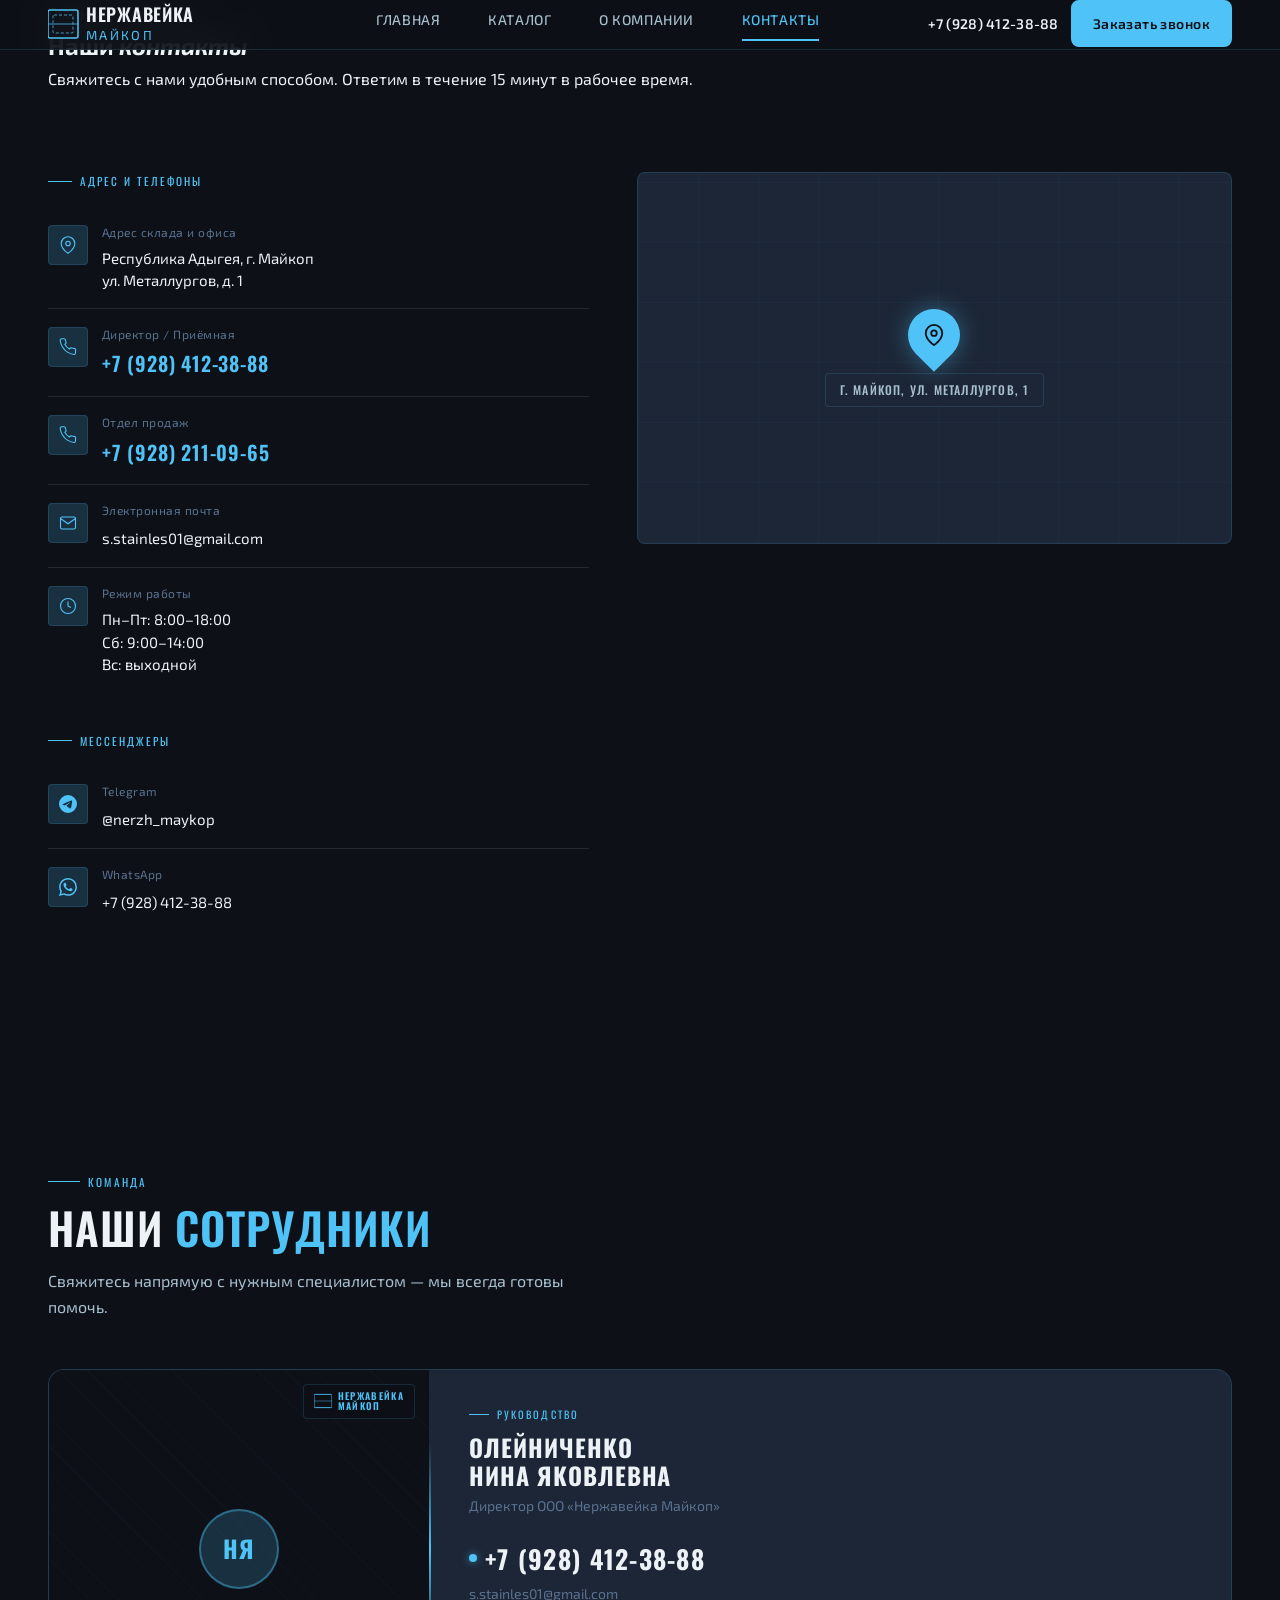
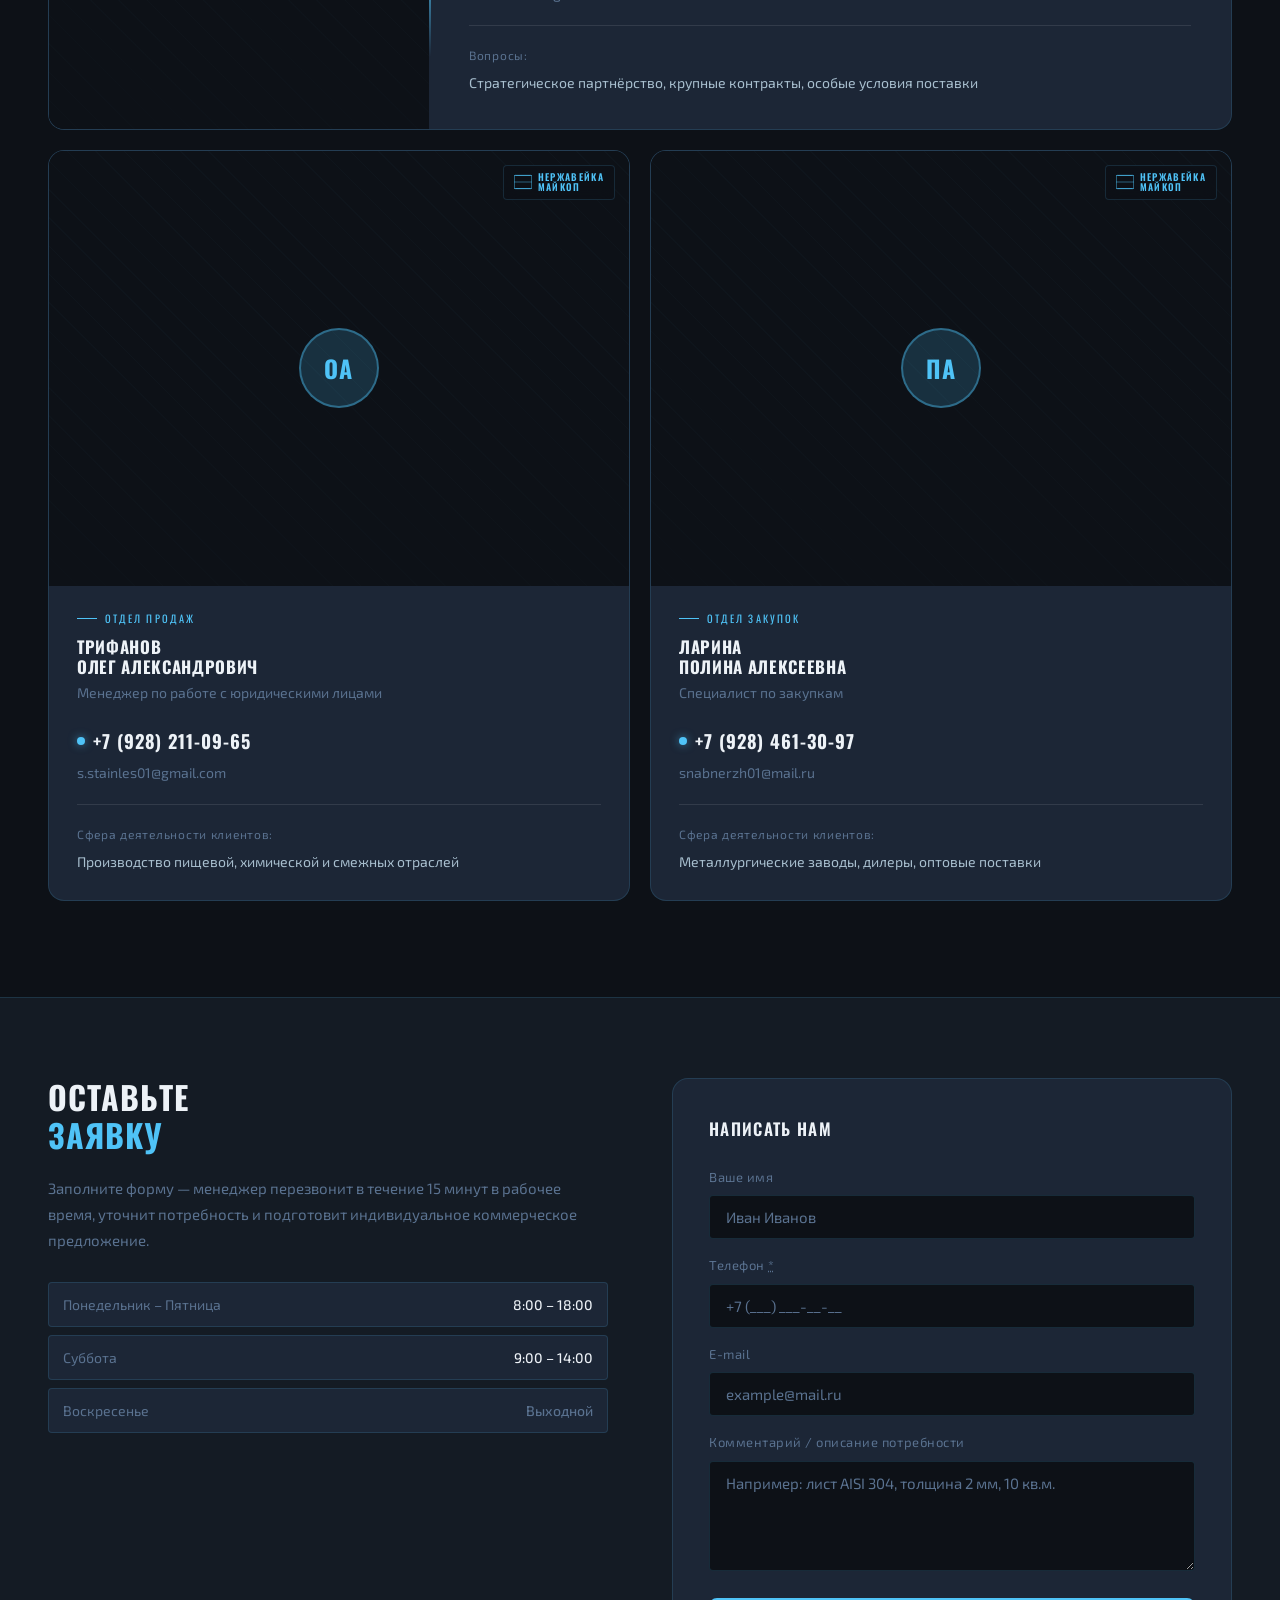
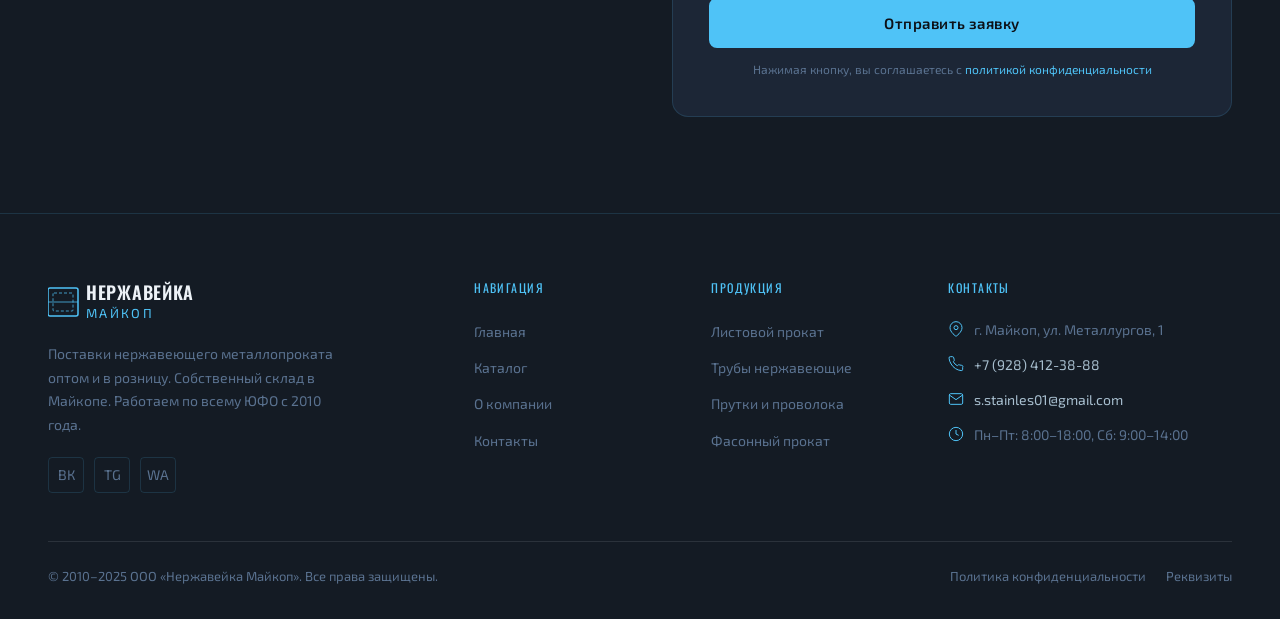
<file: Nerzhaveyka/contacts.html>
<!DOCTYPE html>
<html lang="ru">
<head>
  <meta charset="UTF-8" />
  <meta name="viewport" content="width=device-width, initial-scale=1.0" />
  <meta name="description" content="Контакты Нержавейка Майкоп — адрес, телефон, e-mail, форма заявки. г. Майкоп, ул. Металлургов, 1." />
  <title>Контакты — Нержавейка Майкоп</title>

  <link rel="preconnect" href="https://fonts.googleapis.com" />
  <link rel="preconnect" href="https://fonts.gstatic.com" crossorigin />
  <link href="https://fonts.googleapis.com/css2?family=Oswald:wght@300;400;500;600;700&family=Exo+2:wght@300;400;500;600;700&display=swap" rel="stylesheet" />

  <link rel="stylesheet" href="css/style.css" />
  <link rel="stylesheet" href="css/contacts.css" />
  <link rel="stylesheet" href="css/index.css" />
</head>
<body>

  <!-- =====================================================
       HEADER
       ===================================================== -->
  <header class="header" id="site-header" role="banner">
    <div class="container">
      <div class="header__inner">

        <!-- LOGO: NOT MODIFY -->
        <a href="index.html" class="header__logo" aria-label="Нержавейка Майкоп — на главную">
          <svg viewBox="0 0 220 48" xmlns="http://www.w3.org/2000/svg" width="220" height="48" aria-hidden="true" focusable="false">
            <rect x="0" y="10" width="30" height="28" rx="2" fill="none" stroke="#4fc3f7" stroke-width="1.5" />
            <rect x="5" y="15" width="20" height="18" rx="1" fill="none" stroke="#4fc3f7" stroke-width="0.75" stroke-dasharray="3 2" />
            <line x1="0" y1="24" x2="30" y2="24" stroke="#4fc3f7" stroke-width="0.75" />
            <text x="38" y="22" font-family="Oswald, sans-serif" font-size="18" font-weight="600" letter-spacing="0.04em" fill="#edf2f7" text-anchor="start">НЕРЖАВЕЙКА</text>
            <text x="38" y="40" font-family="Exo 2, sans-serif" font-size="13" font-weight="400" letter-spacing="0.18em" fill="#4fc3f7" text-anchor="start">МАЙКОП</text>
          </svg>
        </a>
        <!-- LOGO END -->

        <nav class="nav" aria-label="Основная навигация">
          <ul class="nav__list" role="list">
            <li class="nav__item"><a href="index.html"    class="nav__link">Главная</a></li>
            <li class="nav__item"><a href="catalog.html"  class="nav__link">Каталог</a></li>
            <li class="nav__item"><a href="about.html"    class="nav__link">О компании</a></li>
            <li class="nav__item"><a href="contacts.html" class="nav__link nav__link_active" aria-current="page">Контакты</a></li>
          </ul>
        </nav>

        <div class="header__cta">
          <a href="tel:+79284123888" class="header__phone">+7 (928) 412-38-88</a>
          <a href="#form" class="btn btn_primary btn_sm">Заказать звонок</a>
        </div>

        <button class="header__burger" id="burger-btn" aria-label="Открыть меню" aria-expanded="false" aria-controls="mobile-nav">
          <span class="header__burger-line"></span>
          <span class="header__burger-line"></span>
          <span class="header__burger-line"></span>
        </button>
      </div>
    </div>
  </header>

  <nav class="mobile-nav" id="mobile-nav" aria-label="Мобильная навигация" aria-hidden="true">
    <a href="index.html"    class="mobile-nav__link">Главная</a>
    <a href="catalog.html"  class="mobile-nav__link">Каталог</a>
    <a href="about.html"    class="mobile-nav__link">О компании</a>
    <a href="contacts.html" class="mobile-nav__link mobile-nav__link_active" aria-current="page">Контакты</a>
    <a href="tel:+79284123888" class="mobile-nav__phone">+7 (928) 412-38-88</a>
  </nav>

  <!-- =====================================================
       MAIN
       ===================================================== -->
  <main id="main-content">

    <!-- PAGE HERO -->
    <section class="page-hero" aria-label="Заголовок страницы">
      <div class="container">
        <div class="page-hero__inner">
          <nav class="page-hero__breadcrumb" aria-label="Хлебные крошки">
            <a href="index.html" class="page-hero__breadcrumb-item page-hero__breadcrumb-item_link">Главная</a>
            <span class="page-hero__breadcrumb-sep" aria-hidden="true">›</span>
            <span class="page-hero__breadcrumb-item" aria-current="page">Контакты</span>
          </nav>
          <h1 class="page-hero__title">Наши <em>контакты</em></h1>
          <p class="page-hero__subtitle">
            Свяжитесь с нами удобным способом. Ответим в течение 15 минут в рабочее время.
          </p>
        </div>
      </div>
    </section>

    <!-- =================================================
         CONTACTS INFO + MAP
         ================================================= -->
    <section class="contacts-section" aria-labelledby="contacts-title">
      <div class="container">
        <div class="contacts-section__layout">

          <!-- Info -->
          <div class="contacts-info">

            <div class="contacts-info__block">
              <p class="contacts-info__block-title">Адрес и телефоны</p>

              <div class="contacts-info__item">
                <div class="contacts-info__icon" aria-hidden="true">
                  <svg viewBox="0 0 24 24" fill="none" stroke="currentColor" stroke-width="1.5">
                    <path d="M21 10c0 7-9 13-9 13s-9-6-9-13a9 9 0 0 1 18 0z"></path>
                    <circle cx="12" cy="10" r="3"></circle>
                  </svg>
                </div>
                <div class="contacts-info__body">
                  <p class="contacts-info__label">Адрес склада и офиса</p>
                  <p class="contacts-info__value">
                    Республика Адыгея, г. Майкоп<br>
                    ул. Металлургов, д. 1
                  </p>
                </div>
              </div>

              <div class="contacts-info__item">
                <div class="contacts-info__icon" aria-hidden="true">
                  <svg viewBox="0 0 24 24" fill="none" stroke="currentColor" stroke-width="1.5">
                    <path d="M22 16.92v3a2 2 0 0 1-2.18 2 19.79 19.79 0 0 1-8.63-3.07A19.5 19.5 0 0 1 4.69 12 19.79 19.79 0 0 1 1.61 3.4 2 2 0 0 1 3.6 1h3a2 2 0 0 1 2 1.72c.127.96.361 1.903.7 2.81a2 2 0 0 1-.45 2.11L7.91 8.6a16 16 0 0 0 6 6l.91-.91a2 2 0 0 1 2.11-.45c.907.339 1.85.573 2.81.7A2 2 0 0 1 22 16.92z"></path>
                  </svg>
                </div>
                <div class="contacts-info__body">
                  <p class="contacts-info__label">Директор / Приёмная</p>
                  <a href="tel:+79284123888" class="contacts-info__value contacts-info__value_link contacts-info__value_accent">
                    +7 (928) 412-38-88
                  </a>
                </div>
              </div>

              <div class="contacts-info__item">
                <div class="contacts-info__icon" aria-hidden="true">
                  <svg viewBox="0 0 24 24" fill="none" stroke="currentColor" stroke-width="1.5">
                    <path d="M22 16.92v3a2 2 0 0 1-2.18 2 19.79 19.79 0 0 1-8.63-3.07A19.5 19.5 0 0 1 4.69 12 19.79 19.79 0 0 1 1.61 3.4 2 2 0 0 1 3.6 1h3a2 2 0 0 1 2 1.72c.127.96.361 1.903.7 2.81a2 2 0 0 1-.45 2.11L7.91 8.6a16 16 0 0 0 6 6l.91-.91a2 2 0 0 1 2.11-.45c.907.339 1.85.573 2.81.7A2 2 0 0 1 22 16.92z"></path>
                  </svg>
                </div>
                <div class="contacts-info__body">
                  <p class="contacts-info__label">Отдел продаж</p>
                  <a href="tel:+79282110965" class="contacts-info__value contacts-info__value_link contacts-info__value_accent">
                    +7 (928) 211-09-65
                  </a>
                </div>
              </div>

              <div class="contacts-info__item">
                <div class="contacts-info__icon" aria-hidden="true">
                  <svg viewBox="0 0 24 24" fill="none" stroke="currentColor" stroke-width="1.5">
                    <path d="M4 4h16c1.1 0 2 .9 2 2v12c0 1.1-.9 2-2 2H4c-1.1 0-2-.9-2-2V6c0-1.1.9-2 2-2z"></path>
                    <polyline points="22,6 12,13 2,6"></polyline>
                  </svg>
                </div>
                <div class="contacts-info__body">
                  <p class="contacts-info__label">Электронная почта</p>
                  <a href="mailto:s.stainles01@gmail.com" class="contacts-info__value contacts-info__value_link">
                    s.stainles01@gmail.com
                  </a>
                </div>
              </div>

              <div class="contacts-info__item">
                <div class="contacts-info__icon" aria-hidden="true">
                  <svg viewBox="0 0 24 24" fill="none" stroke="currentColor" stroke-width="1.5">
                    <circle cx="12" cy="12" r="10"></circle>
                    <polyline points="12 6 12 12 16 14"></polyline>
                  </svg>
                </div>
                <div class="contacts-info__body">
                  <p class="contacts-info__label">Режим работы</p>
                  <p class="contacts-info__value">
                    Пн–Пт: 8:00–18:00<br>
                    Сб: 9:00–14:00<br>
                    Вс: выходной
                  </p>
                </div>
              </div>
            </div>

            <!-- Мессенджеры -->
            <div class="contacts-info__block">
              <p class="contacts-info__block-title">Мессенджеры</p>
              <div class="contacts-info__item">
                <div class="contacts-info__icon" aria-hidden="true">
                  <svg viewBox="0 0 24 24" fill="currentColor" stroke="none">
                    <path d="M11.944 0A12 12 0 0 0 0 12a12 12 0 0 0 12 12 12 12 0 0 0 12-12A12 12 0 0 0 12 0a12 12 0 0 0-.056 0zm4.962 7.224c.1-.002.321.023.465.14a.506.506 0 0 1 .171.325c.016.093.036.306.02.472-.18 1.898-.962 6.502-1.36 8.627-.168.9-.499 1.201-.82 1.23-.696.065-1.225-.46-1.9-.902-1.056-.693-1.653-1.124-2.678-1.8-1.185-.78-.417-1.21.258-1.91.177-.184 3.247-2.977 3.307-3.23.007-.032.014-.15-.056-.212s-.174-.041-.249-.024c-.106.024-1.793 1.14-5.061 3.345-.48.33-.913.49-1.302.48-.428-.008-1.252-.241-1.865-.44-.752-.245-1.349-.374-1.297-.789.027-.216.325-.437.893-.663 3.498-1.524 5.83-2.529 6.998-3.014 3.332-1.386 4.025-1.627 4.476-1.635z"/>
                  </svg>
                </div>
                <div class="contacts-info__body">
                  <p class="contacts-info__label">Telegram</p>
                  <a href="https://t.me/nerzh_maykop" class="contacts-info__value contacts-info__value_link" target="_blank" rel="noopener">
                    @nerzh_maykop
                  </a>
                </div>
              </div>

              <div class="contacts-info__item">
                <div class="contacts-info__icon" aria-hidden="true">
                  <svg viewBox="0 0 24 24" fill="currentColor" stroke="none">
                    <path d="M17.472 14.382c-.297-.149-1.758-.867-2.03-.967-.273-.099-.471-.148-.67.15-.197.297-.767.966-.94 1.164-.173.199-.347.223-.644.075-.297-.15-1.255-.463-2.39-1.475-.883-.788-1.48-1.761-1.653-2.059-.173-.297-.018-.458.13-.606.134-.133.298-.347.446-.52.149-.174.198-.298.298-.497.099-.198.05-.371-.025-.52-.075-.149-.669-1.612-.916-2.207-.242-.579-.487-.5-.669-.51-.173-.008-.371-.01-.57-.01-.198 0-.52.074-.792.372-.272.297-1.04 1.016-1.04 2.479 0 1.462 1.065 2.875 1.213 3.074.149.198 2.096 3.2 5.077 4.487.709.306 1.262.489 1.694.625.712.227 1.36.195 1.871.118.571-.085 1.758-.719 2.006-1.413.248-.694.248-1.289.173-1.413-.074-.124-.272-.198-.57-.347m-5.421 7.403h-.004a9.87 9.87 0 0 1-5.031-1.378l-.361-.214-3.741.982.998-3.648-.235-.374a9.86 9.86 0 0 1-1.51-5.26c.001-5.45 4.436-9.884 9.888-9.884 2.64 0 5.122 1.03 6.988 2.898a9.825 9.825 0 0 1 2.893 6.994c-.003 5.45-4.437 9.884-9.885 9.884m8.413-18.297A11.815 11.815 0 0 0 12.05 0C5.495 0 .16 5.335.157 11.892c0 2.096.547 4.142 1.588 5.945L.057 24l6.305-1.654a11.882 11.882 0 0 0 5.683 1.448h.005c6.554 0 11.89-5.335 11.893-11.893a11.821 11.821 0 0 0-3.48-8.413z"/>
                  </svg>
                </div>
                <div class="contacts-info__body">
                  <p class="contacts-info__label">WhatsApp</p>
                  <a href="https://wa.me/79284123888" class="contacts-info__value contacts-info__value_link" target="_blank" rel="noopener">
                    +7 (928) 412-38-88
                  </a>
                </div>
              </div>
            </div>

          </div>
          <!-- /contacts-info -->

          <!-- Map -->
          <div class="contacts-map" role="img" aria-label="Карта расположения офиса Нержавейка Майкоп">
            <div class="contacts-map__placeholder" aria-hidden="true"></div>
            <!--
              Для подключения реальной карты замените содержимое на:
              <iframe
                src="https://yandex.ru/map-widget/v1/?ll=40.1234,44.5678&z=16&pt=40.1234,44.5678"
                allowfullscreen="true"
                title="Карта: Нержавейка Майкоп"
              ></iframe>
            -->
            <div class="contacts-map__pin" aria-hidden="true">
              <div class="contacts-map__pin-icon">
                <svg viewBox="0 0 24 24" fill="none" stroke="currentColor" stroke-width="2">
                  <path d="M21 10c0 7-9 13-9 13s-9-6-9-13a9 9 0 0 1 18 0z"></path>
                  <circle cx="12" cy="10" r="3"></circle>
                </svg>
              </div>
              <p class="contacts-map__pin-label">г. Майкоп, ул. Металлургов, 1</p>
            </div>
          </div>

        </div>
      </div>
    </section>

    <!-- =================================================
         STAFF — КАРТОЧКИ СОТРУДНИКОВ
         ================================================= -->
    <section class="staff-section" aria-labelledby="staff-title">
      <div class="container">

        <header class="section-header">
          <p class="section-header__label">Команда</p>
          <h2 class="section-header__title" id="staff-title">
            Наши <em>сотрудники</em>
          </h2>
          <p class="section-header__subtitle">
            Свяжитесь напрямую с нужным специалистом — мы всегда готовы помочь.
          </p>
        </header>

        <ul class="staff-section__grid" role="list" aria-label="Карточки сотрудников">

          <!-- ============================================
               ДИРЕКТОР — большая карточка
               ============================================ -->
          <li class="staff-card staff-card_director" role="listitem">

            <div class="staff-card__photo">
              <!--
                Замените на реальное фото:
                <img
                  src="img/staff/director.jpg"
                  alt="Олейниченко Нина Яковлевна, директор ООО Нержавейка Майкоп"
                  class="staff-card__photo-img"
                  width="380" height="480"
                  loading="lazy"
                />
              -->
              <div class="staff-card__photo-placeholder" aria-hidden="true">
                <div class="staff-card__photo-initials">НЯ</div>
              </div>
              <div class="staff-card__photo-brand" aria-hidden="true">
                <svg width="18" height="18" viewBox="0 0 30 30" fill="none">
                  <rect x="0" y="4" width="30" height="22" rx="2" fill="none" stroke="#4fc3f7" stroke-width="1.5"/>
                  <line x1="0" y1="15" x2="30" y2="15" stroke="#4fc3f7" stroke-width="0.75"/>
                </svg>
                <span class="staff-card__photo-brand-text">Нержавейка<br>Майкоп</span>
              </div>
              <div class="staff-card__photo-fade" aria-hidden="true"></div>
            </div>

            <div class="staff-card__body">
              <p class="staff-card__role">Руководство</p>
              <h3 class="staff-card__name">
                Олейниченко<br>Нина Яковлевна
              </h3>
              <p class="staff-card__position">Директор ООО «Нержавейка Майкоп»</p>

              <a href="tel:+79284123888" class="staff-card__phone" aria-label="Позвонить Нине Яковлевне">
                +7 (928) 412-38-88
              </a>
              <a href="mailto:s.stainles01@gmail.com" class="staff-card__email">
                s.stainles01@gmail.com
              </a>

              <div class="staff-card__scope">
                <p class="staff-card__scope-label">Вопросы:</p>
                <p class="staff-card__scope-value">
                  Стратегическое партнёрство, крупные контракты, особые условия поставки
                </p>
              </div>
            </div>

          </li>

          <!-- ============================================
               МЕНЕДЖЕР — Трифанов Олег
               ============================================ -->
          <li class="staff-card staff-card_regular" role="listitem">

            <div class="staff-card__photo">
              <!--
                <img
                  src="img/staff/trifanov.jpg"
                  alt="Трифанов Олег Александрович, менеджер по работе с юридическими лицами"
                  class="staff-card__photo-img"
                  width="480" height="360"
                  loading="lazy"
                />
              -->
              <div class="staff-card__photo-placeholder" aria-hidden="true">
                <div class="staff-card__photo-initials">ОА</div>
              </div>
              <div class="staff-card__photo-brand" aria-hidden="true">
                <svg width="18" height="18" viewBox="0 0 30 30" fill="none">
                  <rect x="0" y="4" width="30" height="22" rx="2" fill="none" stroke="#4fc3f7" stroke-width="1.5"/>
                  <line x1="0" y1="15" x2="30" y2="15" stroke="#4fc3f7" stroke-width="0.75"/>
                </svg>
                <span class="staff-card__photo-brand-text">Нержавейка<br>Майкоп</span>
              </div>
              <div class="staff-card__photo-fade" aria-hidden="true"></div>
            </div>

            <div class="staff-card__body">
              <p class="staff-card__role">Отдел продаж</p>
              <h3 class="staff-card__name">
                Трифанов<br>Олег Александрович
              </h3>
              <p class="staff-card__position">Менеджер по работе с юридическими лицами</p>

              <a href="tel:+79282110965" class="staff-card__phone" aria-label="Позвонить Олегу Александровичу">
                +7 (928) 211-09-65
              </a>
              <a href="mailto:s.stainles01@gmail.com" class="staff-card__email">
                s.stainles01@gmail.com
              </a>

              <div class="staff-card__scope">
                <p class="staff-card__scope-label">Сфера деятельности клиентов:</p>
                <p class="staff-card__scope-value">
                  Производство пищевой, химической и смежных отраслей
                </p>
              </div>
            </div>

          </li>

          <!-- ============================================
               СПЕЦИАЛИСТ — Ларина Полина
               ============================================ -->
          <li class="staff-card staff-card_regular" role="listitem">

            <div class="staff-card__photo">
              <!--
                <img
                  src="img/staff/larina.jpg"
                  alt="Ларина Полина Алексеевна, специалист по закупкам"
                  class="staff-card__photo-img"
                  width="480" height="360"
                  loading="lazy"
                />
              -->
              <div class="staff-card__photo-placeholder" aria-hidden="true">
                <div class="staff-card__photo-initials">ПА</div>
              </div>
              <div class="staff-card__photo-brand" aria-hidden="true">
                <svg width="18" height="18" viewBox="0 0 30 30" fill="none">
                  <rect x="0" y="4" width="30" height="22" rx="2" fill="none" stroke="#4fc3f7" stroke-width="1.5"/>
                  <line x1="0" y1="15" x2="30" y2="15" stroke="#4fc3f7" stroke-width="0.75"/>
                </svg>
                <span class="staff-card__photo-brand-text">Нержавейка<br>Майкоп</span>
              </div>
              <div class="staff-card__photo-fade" aria-hidden="true"></div>
            </div>

            <div class="staff-card__body">
              <p class="staff-card__role">Отдел закупок</p>
              <h3 class="staff-card__name">
                Ларина<br>Полина Алексеевна
              </h3>
              <p class="staff-card__position">Специалист по закупкам</p>

              <a href="tel:+79284613097" class="staff-card__phone" aria-label="Позвонить Полине Алексеевне">
                +7 (928) 461-30-97
              </a>
              <a href="mailto:snabnerzh01@mail.ru" class="staff-card__email">
                snabnerzh01@mail.ru
              </a>

              <div class="staff-card__scope">
                <p class="staff-card__scope-label">Сфера деятельности клиентов:</p>
                <p class="staff-card__scope-value">
                  Металлургические заводы, дилеры, оптовые поставки
                </p>
              </div>
            </div>

          </li>

        </ul>
      </div>
    </section>

    <!-- =================================================
         ФОРМА ОБРАТНОЙ СВЯЗИ
         ================================================= -->
    <section class="contacts-form-section" id="form" aria-labelledby="contacts-form-title">
      <div class="container">
        <div class="contacts-form-section__layout">

          <!-- Left: info -->
          <div class="contacts-form-info">
            <h2 class="contacts-form-info__title" id="contacts-form-title">
              Оставьте<br><em>заявку</em>
            </h2>
            <p class="contacts-form-info__text">
              Заполните форму — менеджер перезвонит в течение 15 минут в рабочее время, уточнит потребность и подготовит индивидуальное коммерческое предложение.
            </p>

            <div class="contacts-form-info__hours" role="list" aria-label="Режим работы">
              <div class="contacts-form-info__hour" role="listitem">
                <span class="contacts-form-info__hour-day">Понедельник – Пятница</span>
                <span class="contacts-form-info__hour-time">8:00 – 18:00</span>
              </div>
              <div class="contacts-form-info__hour" role="listitem">
                <span class="contacts-form-info__hour-day">Суббота</span>
                <span class="contacts-form-info__hour-time">9:00 – 14:00</span>
              </div>
              <div class="contacts-form-info__hour contacts-form-info__hour_closed" role="listitem">
                <span class="contacts-form-info__hour-day">Воскресенье</span>
                <span class="contacts-form-info__hour-time">Выходной</span>
              </div>
            </div>
          </div>

          <!-- Right: form -->
          <div class="contacts-contact-form" id="contact-form-block">
            <p class="contacts-contact-form__title">Написать нам</p>

            <form
              class="contact-form__form"
              id="contact-form"
              novalidate
              aria-label="Форма обратной связи"
            >
              <div class="form-group">
                <label class="form-group__label" for="field-name">Ваше имя</label>
                <input
                  class="form-group__input"
                  type="text"
                  id="field-name"
                  name="name"
                  placeholder="Иван Иванов"
                  autocomplete="name"
                  required
                />
                <p class="form-group__error" id="error-name" role="alert"></p>
              </div>

              <div class="form-group">
                <label class="form-group__label" for="field-phone">
                  Телефон <abbr title="обязательное поле">*</abbr>
                </label>
                <input
                  class="form-group__input"
                  type="tel"
                  id="field-phone"
                  name="phone"
                  placeholder="+7 (___) ___-__-__"
                  autocomplete="tel"
                  required
                />
                <p class="form-group__error" id="error-phone" role="alert"></p>
              </div>

              <div class="form-group">
                <label class="form-group__label" for="field-email">E-mail</label>
                <input
                  class="form-group__input"
                  type="email"
                  id="field-email"
                  name="email"
                  placeholder="example@mail.ru"
                  autocomplete="email"
                />
                <p class="form-group__error" id="error-email" role="alert"></p>
              </div>

              <div class="form-group">
                <label class="form-group__label" for="field-message">
                  Комментарий / описание потребности
                </label>
                <textarea
                  class="form-group__textarea"
                  id="field-message"
                  name="message"
                  placeholder="Например: лист AISI 304, толщина 2 мм, 10 кв.м."
                ></textarea>
              </div>

              <button class="btn btn_primary contact-form__submit" type="submit"
                style="width:100%; justify-content:center; margin-top:4px;">
                Отправить заявку
              </button>

              <p class="contact-form__note">
                Нажимая кнопку, вы соглашаетесь с
                <a href="#" style="color:var(--clr-accent);">политикой конфиденциальности</a>
              </p>
            </form>

            <div class="contact-form__success" id="form-success" aria-live="polite" aria-atomic="true">
              <p class="contact-form__success-icon" aria-hidden="true">✓</p>
              <p class="contact-form__success-title">Заявка отправлена!</p>
              <p class="contact-form__success-text">Мы свяжемся с вами в течение 15 минут.</p>
            </div>
          </div>

        </div>
      </div>
    </section>

  </main>

  <!-- =====================================================
       FOOTER
       ===================================================== -->
  <footer class="footer" role="contentinfo">
    <div class="container">
      <div class="footer__grid">

        <div class="footer__brand">
          <!-- LOGO: NOT MODIFY -->
          <a href="index.html" class="footer__logo" aria-label="Нержавейка Майкоп — на главную">
            <svg viewBox="0 0 220 48" xmlns="http://www.w3.org/2000/svg" width="220" height="48" aria-hidden="true" focusable="false">
              <rect x="0" y="10" width="30" height="28" rx="2" fill="none" stroke="#4fc3f7" stroke-width="1.5"/>
              <rect x="5" y="15" width="20" height="18" rx="1" fill="none" stroke="#4fc3f7" stroke-width="0.75" stroke-dasharray="3 2"/>
              <line x1="0" y1="24" x2="30" y2="24" stroke="#4fc3f7" stroke-width="0.75"/>
              <text x="38" y="22" font-family="Oswald, sans-serif" font-size="18" font-weight="600" letter-spacing="0.04em" fill="#edf2f7" text-anchor="start">НЕРЖАВЕЙКА</text>
              <text x="38" y="40" font-family="Exo 2, sans-serif" font-size="13" font-weight="400" letter-spacing="0.18em" fill="#4fc3f7" text-anchor="start">МАЙКОП</text>
            </svg>
          </a>
          <!-- LOGO END -->
          <p class="footer__desc">Поставки нержавеющего металлопроката оптом и в розницу. Собственный склад в Майкопе. Работаем по всему ЮФО с 2010 года.</p>
          <div class="footer__socials">
            <a href="#" class="footer__social-link" aria-label="ВКонтакте">ВК</a>
            <a href="#" class="footer__social-link" aria-label="Telegram">TG</a>
            <a href="#" class="footer__social-link" aria-label="WhatsApp">WA</a>
          </div>
        </div>

        <nav class="footer__col" aria-label="Навигация">
          <p class="footer__col-title">Навигация</p>
          <ul class="footer__nav" role="list">
            <li><a href="index.html"    class="footer__nav-link">Главная</a></li>
            <li><a href="catalog.html"  class="footer__nav-link">Каталог</a></li>
            <li><a href="about.html"    class="footer__nav-link">О компании</a></li>
            <li><a href="contacts.html" class="footer__nav-link">Контакты</a></li>
          </ul>
        </nav>

        <nav class="footer__col" aria-label="Продукция">
          <p class="footer__col-title">Продукция</p>
          <ul class="footer__nav" role="list">
            <li><a href="catalog.html" class="footer__nav-link">Листовой прокат</a></li>
            <li><a href="catalog.html" class="footer__nav-link">Трубы нержавеющие</a></li>
            <li><a href="catalog.html" class="footer__nav-link">Прутки и проволока</a></li>
            <li><a href="catalog.html" class="footer__nav-link">Фасонный прокат</a></li>
          </ul>
        </nav>

        <address class="footer__col" style="font-style:normal;">
          <p class="footer__col-title">Контакты</p>
          <ul class="footer__contacts" role="list">
            <li class="footer__contact-item">
              <svg class="footer__contact-icon" viewBox="0 0 24 24" fill="none" stroke="currentColor" stroke-width="1.5" aria-hidden="true"><path d="M21 10c0 7-9 13-9 13s-9-6-9-13a9 9 0 0 1 18 0z"></path><circle cx="12" cy="10" r="3"></circle></svg>
              <span>г. Майкоп, ул. Металлургов, 1</span>
            </li>
            <li class="footer__contact-item">
              <svg class="footer__contact-icon" viewBox="0 0 24 24" fill="none" stroke="currentColor" stroke-width="1.5" aria-hidden="true"><path d="M22 16.92v3a2 2 0 0 1-2.18 2 19.79 19.79 0 0 1-8.63-3.07A19.5 19.5 0 0 1 4.69 12 19.79 19.79 0 0 1 1.61 3.4 2 2 0 0 1 3.6 1h3a2 2 0 0 1 2 1.72c.127.96.361 1.903.7 2.81a2 2 0 0 1-.45 2.11L7.91 8.6a16 16 0 0 0 6 6l.91-.91a2 2 0 0 1 2.11-.45c.907.339 1.85.573 2.81.7A2 2 0 0 1 22 16.92z"></path></svg>
              <a href="tel:+79284123888" class="footer__contact-link">+7 (928) 412-38-88</a>
            </li>
            <li class="footer__contact-item">
              <svg class="footer__contact-icon" viewBox="0 0 24 24" fill="none" stroke="currentColor" stroke-width="1.5" aria-hidden="true"><path d="M4 4h16c1.1 0 2 .9 2 2v12c0 1.1-.9 2-2 2H4c-1.1 0-2-.9-2-2V6c0-1.1.9-2 2-2z"></path><polyline points="22,6 12,13 2,6"></polyline></svg>
              <a href="mailto:s.stainles01@gmail.com" class="footer__contact-link">s.stainles01@gmail.com</a>
            </li>
            <li class="footer__contact-item">
              <svg class="footer__contact-icon" viewBox="0 0 24 24" fill="none" stroke="currentColor" stroke-width="1.5" aria-hidden="true"><circle cx="12" cy="12" r="10"></circle><polyline points="12 6 12 12 16 14"></polyline></svg>
              <span>Пн–Пт: 8:00–18:00, Сб: 9:00–14:00</span>
            </li>
          </ul>
        </address>

      </div>

      <div class="footer__bottom">
        <p class="footer__copy">© 2010–2025 ООО «Нержавейка Майкоп». Все права защищены.</p>
        <nav class="footer__bottom-links">
          <a href="#" class="footer__bottom-link">Политика конфиденциальности</a>
          <a href="#" class="footer__bottom-link">Реквизиты</a>
        </nav>
      </div>
    </div>
  </footer>

  <script src="js/main.js" defer></script>
  <script src="js/form.js" defer></script>
  <script src="js/contacts.js" defer></script>

</body>
</html>
</file>
<file: css/style.css>
@import "basic/_vars.css";
@import "basic/_reset.css";

.container {
  max-width: var(--container-max);
  margin-inline: auto;
  padding-inline: var(--container-pad);
  width: 100%;
}

.visually-hidden {
  position: absolute;
  width: 1px;
  height: 1px;
  padding: 0;
  margin: -1px;
  overflow: hidden;
  clip: rect(0, 0, 0, 0);
  white-space: nowrap;
  border: 0;
}

.header {
  position: fixed;
  top: 0;
  left: 0;
  right: 0;
  z-index: 1000;
  height: var(--header-height);
  background: rgba(13, 17, 23, 0.85);
  backdrop-filter: blur(16px);
  -webkit-backdrop-filter: blur(16px);
  border-bottom: 1px solid var(--clr-border);
  transition: background var(--transition), box-shadow var(--transition);
}

.header_scrolled {
  background: rgba(13, 17, 23, 0.97);
  box-shadow: 0 2px 32px rgba(0, 0, 0, 0.5);
}

.header__inner {
  display: flex;
  align-items: flex-start;
  justify-content: space-between;
  height: 100%;
  gap: 24px;
}

.header__logo {
  display: flex;
  align-items: center;
  flex-shrink: 0;
  width: var(--logo-width);
  height: var(--logo-height);
  min-width: var(--logo-width);
  max-width: var(--logo-width);
  min-height: var(--logo-height);
  max-height: var(--logo-height);
}
.nav {
  display: flex;
  align-items: center;
  gap: 4px;
}

.nav__item {
  position: relative;
}

.nav__list {
    display: flex;
    align-items: center;
    gap: 20px;
    list-style: none;
}

.nav__link {
  display: block;
  padding: 8px 14px;
  font-family: var(--font-body);
  font-size: 0.875rem;
  font-weight: 500;
  letter-spacing: 0.04em;
  text-transform: uppercase;
  color: var(--clr-text-secondary);
  border-radius: var(--radius-sm);
  transition: color var(--transition), background var(--transition);
}

.nav__link::after {
  content: '';
  position: absolute;
  bottom: -2px;
  left: 14px;
  right: 14px;
  height: 2px;
  background: var(--clr-accent);
  transform: scaleX(0);
  transform-origin: left;
  transition: transform var(--transition);
}

.nav__link:hover {
  color: var(--clr-text-primary);
  background: rgba(79, 195, 247, 0.06);
}

.nav__link:hover::after,
.nav__link_active::after {
  transform: scaleX(1);
}

.nav__link_active {
  color: var(--clr-accent);
}

.header__cta {
  display: flex;
  align-items: center;
  gap: 12px;
  flex-shrink: 0;
}

.header__phone {
  font-size: 0.875rem;
  font-weight: 600;
  color: var(--clr-text-primary);
  letter-spacing: 0.02em;
  transition: color var(--transition);
}

.header__phone:hover {
  color: var(--clr-accent);
}

.header__burger {
  display: none;
  flex-direction: column;
  justify-content: center;
  align-items: center;
  width: 40px;
  height: 40px;
  gap: 5px;
  border-radius: var(--radius-sm);
  border: 1px solid var(--clr-border);
  transition: border-color var(--transition), background var(--transition);
  z-index: 1001;
}

.header__burger:hover {
  border-color: var(--clr-border-hover);
  background: rgba(79, 195, 247, 0.06);
}

.header__burger-line {
  display: block;
  width: 20px;
  height: 2px;
  background: var(--clr-text-primary);
  border-radius: 2px;
  transition: transform 0.3s var(--ease-out), opacity 0.3s, width 0.3s;
}

.header__burger_open .header__burger-line:nth-child(1) {
  transform: translateY(7px) rotate(45deg);
}

.header__burger_open .header__burger-line:nth-child(2) {
  opacity: 0;
  width: 0;
}

.header__burger_open .header__burger-line:nth-child(3) {
  transform: translateY(-7px) rotate(-45deg);
}

.mobile-nav {
  display: none;
  position: fixed;
  top: var(--header-height);
  left: 0;
  right: 0;
  bottom: 0;
  background: rgba(13, 17, 23, 0.98);
  backdrop-filter: blur(24px);
  -webkit-backdrop-filter: blur(24px);
  z-index: 999;
  flex-direction: column;
  align-items: center;
  justify-content: center;
  gap: 8px;
  padding: 32px;
  opacity: 0;
  transform: translateY(-12px);
  transition: opacity 0.3s var(--ease-out), transform 0.3s var(--ease-out);
  pointer-events: none;
}

.mobile-nav_open {
  opacity: 1;
  transform: translateY(0);
  pointer-events: all;
}

.mobile-nav__link {
  font-family: var(--font-display);
  font-size: 1.75rem;
  font-weight: 400;
  letter-spacing: 0.06em;
  text-transform: uppercase;
  color: var(--clr-text-secondary);
  padding: 12px 24px;
  transition: color var(--transition);
  text-align: center;
}

.mobile-nav__link:hover,
.mobile-nav__link_active {
  color: var(--clr-accent);
}

.mobile-nav__phone {
  margin-top: 24px;
  font-size: 1.1rem;
  font-weight: 600;
  color: var(--clr-accent);
  letter-spacing: 0.04em;
}

.footer {
  background: var(--clr-steel-900);
  border-top: 1px solid var(--clr-border);
  padding-top: 64px;
  padding-bottom: 32px;
}

.footer__grid {
  display: grid;
  grid-template-columns: 2fr 1fr 1fr 1.5fr;
  gap: 40px 48px;
  margin-bottom: 48px;
}

.footer__logo {
  display: flex;
  align-items: center;
  margin-bottom: 16px;
  width: var(--logo-width);
  height: var(--logo-height);
  min-width: var(--logo-width);
  max-width: var(--logo-width);
  min-height: var(--logo-height);
  max-height: var(--logo-height);
}

.footer__desc {
  font-size: 0.875rem;
  color: var(--clr-text-muted);
  line-height: 1.7;
  max-width: 300px;
  margin-bottom: 20px;
}

.footer__socials {
  display: flex;
  gap: 10px;
}

.footer__social-link {
  display: flex;
  align-items: center;
  justify-content: center;
  width: 36px;
  height: 36px;
  border-radius: var(--radius-sm);
  border: 1px solid var(--clr-border);
  color: var(--clr-text-muted);
  font-size: 0.875rem;
  transition: color var(--transition), border-color var(--transition), background var(--transition);
}

.footer__social-link:hover {
  color: var(--clr-accent);
  border-color: var(--clr-border-hover);
  background: var(--clr-accent-glow);
}

.footer__col-title {
  font-family: var(--font-display);
  font-size: 0.75rem;
  font-weight: 400;
  letter-spacing: 0.12em;
  text-transform: uppercase;
  color: var(--clr-accent);
  margin-bottom: 20px;
}

.footer__nav {
  display: flex;
  flex-direction: column;
  gap: 10px;
}

.footer__nav-link {
  font-size: 0.875rem;
  color: var(--clr-text-muted);
  transition: color var(--transition), padding-left var(--transition);
}

.footer__nav-link:hover {
  color: var(--clr-text-secondary);
  padding-left: 6px;
}

.footer__contacts {
  display: flex;
  flex-direction: column;
  gap: 12px;
}

.footer__contact-item {
  display: flex;
  align-items: flex-start;
  gap: 10px;
  font-size: 0.875rem;
  color: var(--clr-text-muted);
}

.footer__contact-icon {
  color: var(--clr-accent);
  flex-shrink: 0;
  width: 16px;
  margin-top: 3px;
}

.footer__contact-link {
  color: var(--clr-text-secondary);
  transition: color var(--transition);
}

.footer__contact-link:hover {
  color: var(--clr-accent);
}

.footer__bottom {
  border-top: 1px solid var(--clr-border-light);
  padding-top: 24px;
  display: flex;
  align-items: center;
  justify-content: space-between;
  flex-wrap: wrap;
  gap: 12px;
}

.footer__copy {
  font-size: 0.8125rem;
  color: var(--clr-text-muted);
}

.footer__bottom-links {
  display: flex;
  gap: 20px;
}

.footer__bottom-link {
  font-size: 0.8125rem;
  color: var(--clr-text-muted);
  transition: color var(--transition);
}

.footer__bottom-link:hover {
  color: var(--clr-text-secondary);
}


@media (max-width: 1024px) {
  .footer__grid {
    grid-template-columns: 1fr 1fr;
    gap: 32px;
  }
}

@media (max-width: 768px) {
  :root {
    --header-height: var(--header-height-mob);
    --logo-width:    var(--logo-width-mob);
    --logo-height:   var(--logo-height-mob);
  }

  .nav {
    display: none;
  }

  .header__phone {
    display: none;
  }

  .header__burger {
    display: flex;
  }

  .mobile-nav {
    display: flex;
  }

  .footer__grid {
    grid-template-columns: 1fr;
    gap: 28px;
  }

  .footer__desc {
    max-width: 100%;
  }

  .footer__bottom {
    flex-direction: column;
    text-align: center;
  }
}

@media (max-width: 480px) {
  .mobile-nav__link {
    font-size: 1.4rem;
  }
}
</file>
<file: css/index.css>
@import url("https://fonts.googleapis.com/css2?family=Oswald:wght@300;400;500;600;700&family=Exo+2:wght@300;400;500;600;700&display=swap");

.btn {
  display: inline-flex;
  align-items: center;
  gap: 8px;
  padding: 14px 28px;
  font-family: var(--font-body);
  font-size: 0.9375rem;
  font-weight: 600;
  letter-spacing: 0.03em;
  border-radius: var(--radius-md);
  transition: all var(--transition);
  white-space: nowrap;
  cursor: pointer;
}

.btn_primary {
  background: var(--clr-accent);
  color: var(--clr-text-on-accent);
  border: 2px solid var(--clr-accent);
}

.btn_primary:hover {
  background: #29b6ef;
  border-color: #29b6ef;
  box-shadow: 0 0 24px rgba(79, 195, 247, 0.35);
  transform: translateY(-2px);
}

.btn_outline {
  background: transparent;
  color: var(--clr-text-primary);
  border: 2px solid var(--clr-border-hover);
}

.btn_outline:hover {
  border-color: var(--clr-accent);
  color: var(--clr-accent);
  background: var(--clr-accent-glow);
  transform: translateY(-2px);
}

.btn_sm {
  padding: 10px 20px;
  font-size: 0.875rem;
}

.section-header {
  margin-bottom: 48px;
}

.section-header_centered {
  text-align: center;
}

.section-header__label {
  display: inline-flex;
  align-items: center;
  gap: 8px;
  font-family: var(--font-display);
  font-size: 0.7rem;
  font-weight: 400;
  letter-spacing: 0.2em;
  text-transform: uppercase;
  color: var(--clr-accent);
  margin-bottom: 12px;
}

.section-header__label::before,
.section-header__label_with-line::before {
  content: "";
  display: block;
  width: 32px;
  height: 1px;
  background: var(--clr-accent);
}

.section-header__title {
  font-family: var(--font-display);
  font-size: clamp(1.75rem, 3.5vw, 2.75rem);
  font-weight: 600;
  letter-spacing: 0.02em;
  text-transform: uppercase;
  line-height: 1.15;
  color: var(--clr-text-primary);
}

.section-header__title em {
  font-style: normal;
  color: var(--clr-accent);
}

.section-header__subtitle {
  margin-top: 14px;
  font-size: 1rem;
  color: var(--clr-text-secondary);
  max-width: 540px;
}

.section-header_centered .section-header__subtitle {
  margin-inline: auto;
}

.hero {
  position: relative;
  height: 100svh;
  min-height: 600px;
  max-height: 1000px;
  overflow: hidden;
  margin-top: calc(-1 * var(--header-height));
}

.slider {
  position: relative;
  width: 100%;
  height: 100%;
}

.slider__wrapper {
  display: flex;
  height: 100%;
  transition: transform 0.7s var(--ease-out);
  will-change: transform;
}

.slider__slide {
  position: relative;
  min-width: 100%;
  height: 100%;
  display: flex;
  align-items: center;
  overflow: hidden;
}

.slider__slide-bg {
  position: absolute;
  inset: 0;
  background-size: cover;
  background-position: center;
  transform: scale(1.06);
  transition: transform 8s linear;
}

.slider__slide_active .slider__slide-bg {
  transform: scale(1);
}

.slider__slide::before {
  content: "";
  position: absolute;
  inset: 0;
  background:
    linear-gradient(
      90deg,
      rgba(13, 17, 23, 0.85) 0%,
      rgba(13, 17, 23, 0.5) 55%,
      rgba(13, 17, 23, 0.15) 100%
    ),
    linear-gradient(
      180deg,
      rgba(13, 17, 23, 0.4) 0%,
      transparent 30%,
      transparent 70%,
      rgba(13, 17, 23, 0.7) 100%
    );
  z-index: 1;
}

.slider__slide:nth-child(1) .slider__slide-bg {
  background-image: linear-gradient(
    135deg,
    #1c2636 0%,
    #0d1117 40%,
    #1a2535 100%
  );
}
.slider__slide:nth-child(2) .slider__slide-bg {
  background-image: linear-gradient(
    135deg,
    #0d1117 0%,
    #1c2636 50%,
    #0f1e2e 100%
  );
}
.slider__slide:nth-child(3) .slider__slide-bg {
  background-image: linear-gradient(
    135deg,
    #141b24 0%,
    #0d1117 60%,
    #1c2636 100%
  );
}

.slider__slide-deco {
  position: absolute;
  inset: 0;
  z-index: 1;
  overflow: hidden;
  pointer-events: none;
}

.slider__slide-deco::before {
  content: "";
  position: absolute;
  top: -20%;
  right: -5%;
  width: 55%;
  height: 140%;
  background: linear-gradient(
    135deg,
    rgba(79, 195, 247, 0.04) 0%,
    transparent 60%
  );
  clip-path: polygon(20% 0%, 100% 0%, 100% 100%, 0% 100%);
  transition: opacity 0.7s;
}

.slider__slide-deco::after {
  content: "";
  position: absolute;
  top: 15%;
  right: 8%;
  width: 320px;
  height: 320px;
  border: 1px solid rgba(79, 195, 247, 0.12);
  border-radius: 50%;
  transform: scale(0.8);
  transition:
    transform 1s var(--ease-out),
    opacity 1s;
  opacity: 0;
}

.slider__slide_active .slider__slide-deco::after {
  transform: scale(1);
  opacity: 1;
}

.slider__content {
  position: relative;
  z-index: 2;
  width: 100%;
}

.slider__inner {
  max-width: var(--container-max);
  margin-inline: auto;
  padding-inline: var(--container-pad);
}

.slider__label {
  display: inline-flex;
  align-items: center;
  gap: 10px;
  font-family: var(--font-display);
  font-size: 0.7rem;
  font-weight: 400;
  letter-spacing: 0.22em;
  text-transform: uppercase;
  color: var(--clr-accent);
  margin-bottom: 16px;
  opacity: 0;
  transform: translateY(16px);
  transition:
    opacity 0.5s 0.2s var(--ease-out),
    transform 0.5s 0.2s var(--ease-out);
}

.slider__label::before {
  content: "";
  display: block;
  width: 40px;
  height: 1px;
  background: var(--clr-accent);
}

.slider__slide_active .slider__label {
  opacity: 1;
  transform: translateY(0);
}

.slider__title {
  font-family: var(--font-display);
  font-size: clamp(2.2rem, 5.5vw, 5rem);
  font-weight: 700;
  text-transform: uppercase;
  line-height: 1.05;
  letter-spacing: 0.02em;
  color: var(--clr-text-primary);
  margin-bottom: 20px;
  max-width: 700px;
  opacity: 0;
  transform: translateY(20px);
  transition:
    opacity 0.6s 0.35s var(--ease-out),
    transform 0.6s 0.35s var(--ease-out);
}

.slider__title em {
  font-style: normal;
  color: var(--clr-accent);
}

.slider__slide_active .slider__title {
  opacity: 1;
  transform: translateY(0);
}

.slider__text {
  font-size: clamp(0.9rem, 1.5vw, 1.1rem);
  color: var(--clr-text-secondary);
  max-width: 500px;
  line-height: 1.7;
  margin-bottom: 36px;
  opacity: 0;
  transform: translateY(16px);
  transition:
    opacity 0.5s 0.5s var(--ease-out),
    transform 0.5s 0.5s var(--ease-out);
}

.slider__slide_active .slider__text {
  opacity: 1;
  transform: translateY(0);
}

.slider__actions {
  display: flex;
  align-items: center;
  flex-wrap: wrap;
  gap: 14px;
  opacity: 0;
  transform: translateY(16px);
  transition:
    opacity 0.5s 0.65s var(--ease-out),
    transform 0.5s 0.65s var(--ease-out);
}

.slider__slide_active .slider__actions {
  opacity: 1;
  transform: translateY(0);
}

.slider__btn {
  position: absolute;
  top: 50%;
  transform: translateY(-50%);
  z-index: 10;
  display: flex;
  align-items: center;
  justify-content: center;
  width: 52px;
  height: 52px;
  background: rgba(13, 17, 23, 0.6);
  border: 1px solid var(--clr-border);
  border-radius: var(--radius-sm);
  color: var(--clr-text-secondary);
  backdrop-filter: blur(8px);
  transition: all var(--transition);
}

.slider__btn:hover {
  background: rgba(79, 195, 247, 0.12);
  border-color: var(--clr-border-hover);
  color: var(--clr-accent);
  box-shadow: var(--shadow-accent);
}

.slider__btn svg {
  width: 22px;
  height: 22px;
  stroke-width: 1.5;
}

.slider__btn_prev {
  left: 20px;
}
.slider__btn_next {
  right: 20px;
}

.slider__dots {
  position: absolute;
  bottom: 32px;
  left: 50%;
  transform: translateX(-50%);
  z-index: 10;
  display: flex;
  align-items: center;
  gap: 10px;
}

.slider__dot {
  width: 28px;
  height: 3px;
  background: rgba(255, 255, 255, 0.25);
  border-radius: 2px;
  cursor: pointer;
  transition: all 0.35s var(--ease-out);
}

.slider__dot_active {
  background: var(--clr-accent);
  width: 48px;
  box-shadow: 0 0 8px rgba(79, 195, 247, 0.5);
}

.slider__progress {
  position: absolute;
  bottom: 0;
  left: 0;
  height: 2px;
  background: var(--clr-accent);
  z-index: 10;
  transform-origin: left;
  transition: none;
}

.slider__progress_animating {
  transition: width 5s linear;
}

.slider__scroll-hint {
  position: absolute;
  bottom: 36px;
  right: var(--container-pad);
  z-index: 10;
  display: flex;
  flex-direction: column;
  align-items: center;
  gap: 8px;
  opacity: 0.5;
}

.slider__scroll-hint-text {
  font-size: 0.625rem;
  letter-spacing: 0.16em;
  text-transform: uppercase;
  color: var(--clr-text-muted);
  writing-mode: vertical-rl;
}

.slider__scroll-hint-line {
  width: 1px;
  height: 48px;
  background: linear-gradient(to bottom, var(--clr-accent), transparent);
  animation: scrollHintAnim 2s ease-in-out infinite;
}

@keyframes scrollHintAnim {
  0%,
  100% {
    transform: scaleY(1);
    transform-origin: top;
    opacity: 1;
  }
  50% {
    transform: scaleY(0.4);
    opacity: 0.3;
  }
}


.stats {
  background: var(--clr-steel-900);
  border-bottom: 1px solid var(--clr-border);
}

.stats__grid {
  display: grid;
  grid-template-columns: repeat(4, 1fr);
  gap: 0;
}

.stats__item {
  display: flex;
  align-items: center;
  gap: 16px;
  padding: 28px 24px;
  border-right: 1px solid var(--clr-border);
  transition: background var(--transition);
}

.stats__item:last-child {
  border-right: none;
}

.stats__item:hover {
  background: rgba(79, 195, 247, 0.04);
}

.stats__icon {
  flex-shrink: 0;
  width: 44px;
  height: 44px;
  background: var(--clr-accent-glow);
  border: 1px solid var(--clr-border-hover);
  border-radius: var(--radius-sm);
  display: flex;
  align-items: center;
  justify-content: center;
  color: var(--clr-accent);
}

.stats__icon svg {
  width: 22px;
  height: 22px;
}

.stats__value {
  font-family: var(--font-display);
  font-size: 1.625rem;
  font-weight: 700;
  color: var(--clr-text-primary);
  line-height: 1.1;
}

.stats__label {
  font-size: 0.8125rem;
  color: var(--clr-text-muted);
}


.categories {
  padding: 96px 0 80px;
}

.categories__grid {
  display: grid;
  grid-template-columns: repeat(3, 1fr);
  gap: 20px;
}

.category-card {
  position: relative;
  display: flex;
  flex-direction: column;
  justify-content: flex-end;
  min-height: 280px;
  padding: 28px;
  background: var(--clr-bg-card);
  border: 1px solid var(--clr-border);
  border-radius: var(--radius-md);
  overflow: hidden;
  cursor: pointer;
  transition:
    border-color var(--transition),
    transform var(--transition),
    box-shadow var(--transition);
}

.category-card:hover {
  border-color: var(--clr-border-hover);
  transform: translateY(-4px);
  box-shadow: var(--shadow-card), var(--shadow-accent);
}

.category-card__bg {
  position: absolute;
  inset: 0;
  background-size: cover;
  background-position: center;
  opacity: 1;
  transition: opacity 0.4s;
}

.category-card:nth-child(1) .category-card__bg {
  background-color: #1a2535;
}
.category-card:nth-child(2) .category-card__bg {
  background-color: #1a2030;
}
.category-card:nth-child(3) .category-card__bg {
  background-color: #1a2535;
}
.category-card:nth-child(4) .category-card__bg {
  background-color: #1a2030;
}
.category-card:nth-child(5) .category-card__bg {
  background-color: #1a2535;
}
.category-card:nth-child(6) .category-card__bg {
  background-color: #1a2030;
}

.category-card__overlay {
  position: absolute;
  inset: 0;
  background: linear-gradient(
    180deg,
    transparent 30%,
    rgba(13, 17, 23, 0.9) 100%
  );
}

.category-card__icon-wrap {
  position: absolute;
  top: 20px;
  right: 20px;
  width: 48px;
  height: 48px;
  background: var(--clr-accent-glow);
  border: 1px solid var(--clr-border);
  border-radius: var(--radius-sm);
  display: flex;
  align-items: center;
  justify-content: center;
  color: var(--clr-accent);
  transition:
    background var(--transition),
    border-color var(--transition);
}

.category-card:hover .category-card__icon-wrap {
  background: rgba(79, 195, 247, 0.2);
  border-color: var(--clr-border-hover);
}

.category-card__icon-wrap svg {
  width: 22px;
  height: 22px;
}

.category-card__body {
  position: relative;
  z-index: 1;
}

.category-card__tag {
  display: inline-block;
  font-size: 0.6875rem;
  font-weight: 500;
  letter-spacing: 0.12em;
  text-transform: uppercase;
  color: var(--clr-accent);
  background: var(--clr-accent-glow);
  padding: 3px 10px;
  border-radius: 2px;
  margin-bottom: 10px;
}

.category-card__title {
  font-family: var(--font-display);
  font-size: 1.2rem;
  font-weight: 600;
  letter-spacing: 0.04em;
  text-transform: uppercase;
  color: var(--clr-text-primary);
  margin-bottom: 6px;
  transition: color var(--transition);
}

.category-card:hover .category-card__title {
  color: var(--clr-accent);
}

.category-card__desc {
  font-size: 0.8125rem;
  color: var(--clr-text-muted);
  line-height: 1.5;
}

.category-card_wide {
  grid-column: span 2;
}

.category-card_tall {
  grid-row: span 2;
  min-height: 580px;
}

.advantages {
  padding: 80px 0;
  background: var(--clr-steel-900);
  border-top: 1px solid var(--clr-border);
  border-bottom: 1px solid var(--clr-border);
}

.advantages__grid {
  display: grid;
  grid-template-columns: repeat(2, 1fr);
  gap: 2px;
  background: var(--clr-border);
}

.advantage-item {
  display: flex;
  gap: 20px;
  padding: 40px 36px;
  background: var(--clr-steel-900);
  transition: background var(--transition);
}

.advantage-item:hover {
  background: var(--clr-bg-card);
}

.advantage-item__number {
  font-family: var(--font-display);
  font-size: 3.5rem;
  font-weight: 700;
  color: rgba(79, 195, 247, 0.12);
  line-height: 1;
  flex-shrink: 0;
  width: 60px;
  transition: color var(--transition);
}

.advantage-item:hover .advantage-item__number {
  color: rgba(79, 195, 247, 0.22);
}

.advantage-item__title {
  font-family: var(--font-display);
  font-size: 1.05rem;
  font-weight: 600;
  letter-spacing: 0.05em;
  text-transform: uppercase;
  color: var(--clr-text-primary);
  margin-bottom: 8px;
}

.advantage-item__text {
  font-size: 0.875rem;
  color: var(--clr-text-muted);
  line-height: 1.65;
}


.materials {
  padding: 96px 0;
}

.materials__layout {
  display: grid;
  grid-template-columns: 1fr 1fr;
  gap: 64px;
  align-items: center;
}

.materials__visual {
  position: relative;
}

.materials__visual-box {
  aspect-ratio: 4/3;
  background: var(--clr-bg-card);
  border: 1px solid var(--clr-border);
  border-radius: var(--radius-md);
  display: flex;
  align-items: center;
  justify-content: center;
  overflow: hidden;
  background-size: cover;
  background-repeat: no-repeat;
  background-position: center;
}

.materials__visual-label {
  font-family: var(--font-display);
  font-size: 5rem;
  font-weight: 700;
  color: rgba(79, 195, 247, 0.07);
  letter-spacing: -0.02em;
  text-transform: uppercase;
  text-align: center;
  padding: 20px;
  position: relative;
  z-index: 1;
}

.materials__badge {
  position: absolute;
  top: -12px;
  right: -12px;
  background: var(--clr-accent);
  color: var(--clr-text-on-accent);
  font-family: var(--font-display);
  font-size: 0.7rem;
  font-weight: 700;
  letter-spacing: 0.1em;
  text-transform: uppercase;
  padding: 8px 14px;
  border-radius: var(--radius-sm);
}

.materials__grades {
  display: flex;
  flex-direction: column;
  gap: 12px;
  margin-top: 20px;
}

.materials__grade-item {
  display: flex;
  align-items: center;
  gap: 12px;
  padding: 10px 14px;
  background: var(--clr-bg-card);
  border: 1px solid var(--clr-border);
  border-radius: var(--radius-sm);
  font-size: 0.875rem;
}

.materials__grade-code {
  font-family: var(--font-mono);
  font-size: 0.875rem;
  color: var(--clr-accent);
  font-weight: 600;
  min-width: 60px;
}

.materials__grade-name {
  color: var(--clr-text-secondary);
  flex: 1;
}

.materials__grade-mark {
  font-size: 0.75rem;
  color: var(--clr-text-muted);
  background: var(--clr-bg-body);
  padding: 2px 8px;
  border-radius: 2px;
}

.spec-table {
  width: 100%;
  border-collapse: collapse;
}

.spec-table__row {
  display: flex;
  align-items: center;
  padding: 12px 0;
  border-bottom: 1px solid var(--clr-border-light);
}

.spec-table__row:last-child {
  border-bottom: none;
}

.spec-table__key {
  font-size: 0.8125rem;
  color: var(--clr-text-muted);
  min-width: 160px;
  flex-shrink: 0;
}

.spec-table__val {
  font-size: 0.875rem;
  font-weight: 500;
  color: var(--clr-text-primary);
}

.spec-table__val_accent {
  color: var(--clr-accent);
}

.cta {
  padding: 96px 0;
  background: var(--clr-steel-900);
  border-top: 1px solid var(--clr-border);
  position: relative;
  overflow: hidden;
}

.cta::before {
  content: "";
  position: absolute;
  top: -100px;
  right: -100px;
  width: 600px;
  height: 600px;
  background: radial-gradient(
    circle,
    rgba(79, 195, 247, 0.05) 0%,
    transparent 60%
  );
  pointer-events: none;
}

.cta__layout {
  display: grid;
  grid-template-columns: 1fr 1fr;
  gap: 80px;
  align-items: center;
  position: relative;
  z-index: 1;
}

.cta__lead-text {
  font-size: 1rem;
  color: var(--clr-text-muted);
  margin-top: 20px;
  line-height: 1.7;
}

.cta__features {
  display: flex;
  flex-direction: column;
  gap: 14px;
  margin-top: 28px;
}

.cta__feature {
  display: flex;
  align-items: center;
  gap: 12px;
  font-size: 0.9rem;
  color: var(--clr-text-secondary);
}

.cta__feature-icon {
  width: 6px;
  height: 6px;
  background: var(--clr-accent);
  border-radius: 50%;
  flex-shrink: 0;
}

.contact-form {
  background: var(--clr-bg-card);
  border: 1px solid var(--clr-border);
  border-radius: var(--radius-lg);
  padding: 36px;
}

.contact-form__title {
  font-family: var(--font-display);
  font-size: 1.1rem;
  font-weight: 600;
  letter-spacing: 0.08em;
  text-transform: uppercase;
  color: var(--clr-text-primary);
  margin-bottom: 24px;
}

.form-group {
  margin-bottom: 16px;
}

.form-group__label {
  display: block;
  font-size: 0.8125rem;
  color: var(--clr-text-muted);
  letter-spacing: 0.04em;
  margin-bottom: 7px;
}

.form-group__input,
.form-group__textarea {
  width: 100%;
  padding: 12px 16px;
  background: var(--clr-bg-body);
  border: 1px solid var(--clr-border);
  border-radius: var(--radius-sm);
  color: var(--clr-text-primary);
  font-size: 0.9375rem;
  outline: none;
  transition:
    border-color var(--transition),
    box-shadow var(--transition);
}

.form-group__input::placeholder,
.form-group__textarea::placeholder {
  color: var(--clr-text-muted);
}

.form-group__input:focus,
.form-group__textarea:focus {
  border-color: var(--clr-border-hover);
  box-shadow: 0 0 0 3px rgba(79, 195, 247, 0.1);
}

.form-group__input_error,
.form-group__textarea_error {
  border-color: var(--clr-danger) !important;
  box-shadow: 0 0 0 3px rgba(239, 68, 68, 0.1) !important;
}

.form-group__error {
  font-size: 0.75rem;
  color: var(--clr-danger);
  margin-top: 5px;
  display: none;
}

.form-group__error_visible {
  display: block;
}

.form-group__textarea {
  resize: vertical;
  min-height: 110px;
}

.contact-form__submit {
  width: 100%;
  margin-top: 8px;
  justify-content: center;
}

.contact-form__note {
  font-size: 0.75rem;
  color: var(--clr-text-muted);
  text-align: center;
  margin-top: 12px;
}

.contact-form__success {
  display: none;
  text-align: center;
  padding: 32px 16px;
}

.contact-form__success_visible {
  display: block;
}

.contact-form__success-icon {
  font-size: 3rem;
  margin-bottom: 16px;
}

.contact-form__success-title {
  font-family: var(--font-display);
  font-size: 1.2rem;
  font-weight: 600;
  letter-spacing: 0.06em;
  text-transform: uppercase;
  color: var(--clr-success);
  margin-bottom: 8px;
}

.contact-form__success-text {
  font-size: 0.875rem;
  color: var(--clr-text-muted);
}

/* =========================================================
   PROMO BANNER
   ========================================================= */

.promo-banner {
  position: relative;
  overflow: hidden;
  padding: 80px 0;
  background: linear-gradient(135deg, #0a1628 0%, #0d1117 40%, #091520 70%, #0d1a2a 100%);
  border-top: 1px solid rgba(79, 195, 247, 0.15);
  border-bottom: 1px solid rgba(79, 195, 247, 0.08);
}

/* --- Сетка --- */
.promo-banner::before {
  content: '';
  position: absolute;
  inset: 0;
  background-image:
    linear-gradient(rgba(79, 195, 247, 0.04) 1px, transparent 1px),
    linear-gradient(90deg, rgba(79, 195, 247, 0.04) 1px, transparent 1px);
  background-size: 48px 48px;
  pointer-events: none;
}

/* --- Горизонтальные трассы --- */
.promo-banner::after {
  content: '';
  position: absolute;
  inset: 0;
  background:
    linear-gradient(90deg, transparent 0%, rgba(79,195,247,0.18) 50%, transparent 100%),
    linear-gradient(90deg, transparent 0%, rgba(79,195,247,0.10) 50%, transparent 100%),
    linear-gradient(90deg, transparent 0%, rgba(79,195,247,0.06) 50%, transparent 100%);
  background-size: 200% 1px, 200% 1px, 200% 1px;
  background-position: -100% 38%, -100% 62%, -100% 50%;
  background-repeat: no-repeat;
  animation: trace-lines 4s ease-in-out infinite;
  pointer-events: none;
}

@keyframes trace-lines {
  0%   { background-position: -200% 38%, -200% 62%, -200% 50%; }
  100% { background-position:  200% 38%,  200% 62%,  200% 50%; }
}

/* --- Декор: блики и частицы --- */
.promo-banner__deco {
  position: absolute;
  inset: 0;
  pointer-events: none;
}

/* Большое центральное свечение */
.promo-banner__deco::before {
  content: '';
  position: absolute;
  top: -40%;
  left: 50%;
  transform: translateX(-50%);
  width: 900px;
  height: 600px;
  background: radial-gradient(ellipse, rgba(79, 195, 247, 0.13) 0%, transparent 65%);
  animation: glow-breathe 5s ease-in-out infinite;
}

@keyframes glow-breathe {
  0%, 100% { opacity: 0.8; transform: translateX(-50%) scale(1); }
  50%       { opacity: 1;   transform: translateX(-50%) scale(1.08); }
}

/* Боковой блик */
.promo-banner__deco::after {
  content: '';
  position: absolute;
  top: -20%;
  right: -5%;
  width: 420px;
  height: 420px;
  background: radial-gradient(ellipse, rgba(79, 195, 247, 0.09) 0%, transparent 65%);
  animation: glow-side 7s ease-in-out infinite reverse;
}

/* --- Частицы (через spans внутри __deco) --- */
.promo-banner__particle {
  position: absolute;
  border-radius: 50%;
  background: var(--clr-accent);
  opacity: 0;
  animation: particle-float var(--dur, 6s) var(--delay, 0s) ease-in-out infinite;
}

@keyframes particle-float {
  0%   { opacity: 0; transform: translateY(0)   scale(0.5); }
  20%  { opacity: 0.7; }
  80%  { opacity: 0.4; }
  100% { opacity: 0; transform: translateY(-120px) scale(1.2); }
}

/* --- Блик-полоса (shimmer) поверх всего --- */
.promo-banner__shimmer {
  position: absolute;
  inset: 0;
  background: linear-gradient(
    105deg,
    transparent 30%,
    rgba(79, 195, 247, 0.07) 50%,
    transparent 70%
  );
  background-size: 250% 100%;
  animation: shimmer-sweep 6s ease-in-out infinite;
  pointer-events: none;
}

@keyframes shimmer-sweep {
  0%   { background-position: 200% 0; }
  100% { background-position: -200% 0; }
}

/* --- Контент --- */
.promo-banner__inner {
  position: relative;
  z-index: 1;
  display: flex;
  flex-direction: column;
  align-items: center;
  text-align: center;
  gap: 20px;
}

.promo-banner__badge {
  display: inline-flex;
  align-items: center;
  gap: 8px;
  padding: 6px 16px;
  border-radius: 100px;
  border: 1px solid rgba(79, 195, 247, 0.35);
  background: rgba(79, 195, 247, 0.08);
  font-family: var(--font-display);
  font-size: 0.7rem;
  font-weight: 400;
  letter-spacing: 0.18em;
  text-transform: uppercase;
  color: var(--clr-accent);
}

.promo-banner__badge::before {
  content: '';
  display: block;
  width: 6px;
  height: 6px;
  border-radius: 50%;
  background: var(--clr-accent);
  box-shadow: 0 0 8px var(--clr-accent);
  animation: promo-pulse 2s ease-in-out infinite;
}

@keyframes promo-pulse {
  0%, 100% { opacity: 1; transform: scale(1); }
  50%       { opacity: 0.5; transform: scale(0.8); }
}

/* --- Заголовок с shimmer-эффектом --- */
.promo-banner__title {
  font-family: var(--font-display);
  font-size: clamp(2rem, 4.5vw, 3.25rem);
  font-weight: 600;
  letter-spacing: 0.02em;
  text-transform: uppercase;
  line-height: 1.1;
  color: var(--clr-text-primary);
  max-width: 700px;
  position: relative;
}

.promo-banner__title em {
  font-style: normal;
  background: linear-gradient(90deg, var(--clr-accent) 0%, #e0f7ff 50%, var(--clr-accent) 100%);
  background-size: 200% auto;
  -webkit-background-clip: text;
  -webkit-text-fill-color: transparent;
  background-clip: text;
  animation: title-shimmer 3s linear infinite;
}

@keyframes title-shimmer {
  0%   { background-position: 0% center; }
  100% { background-position: 200% center; }
}

.promo-banner__text {
  font-size: 1rem;
  color: var(--clr-text-secondary);
  line-height: 1.7;
  max-width: 520px;
}

.promo-banner__actions {
  display: flex;
  align-items: center;
  gap: 16px;
  flex-wrap: wrap;
  justify-content: center;
  margin-top: 8px;
}

.promo-banner__features {
  display: flex;
  align-items: center;
  gap: 24px;
  flex-wrap: wrap;
  justify-content: center;
  list-style: none;
  margin-top: 4px;
}

.promo-banner__feature {
  display: flex;
  align-items: center;
  gap: 7px;
  font-size: 0.8125rem;
  color: var(--clr-text-muted);
}

.promo-banner__feature svg {
  color: var(--clr-accent);
  flex-shrink: 0;
}

@media (max-width: 768px) {
  .promo-banner { padding: 56px 0; }
  .promo-banner__features { gap: 14px; }
}

@media (max-width: 480px) {
  .promo-banner__actions { flex-direction: column; width: 100%; }
  .promo-banner__actions .btn { width: 100%; justify-content: center; }
  .promo-banner__features { flex-direction: column; align-items: flex-start; gap: 10px; }
}
@media (max-width: 1200px) {
  .categories__grid {
    grid-template-columns: repeat(2, 1fr);
  }

  .category-card_wide {
    grid-column: span 1;
  }

  .category-card_tall {
    grid-row: span 1;
    min-height: 280px;
  }

  .materials__layout {
    gap: 40px;
  }
}

@media (max-width: 992px) {
  .stats__grid {
    grid-template-columns: repeat(2, 1fr);
  }

  .stats__item:nth-child(2) {
    border-right: none;
  }

  .stats__item:nth-child(1),
  .stats__item:nth-child(2) {
    border-bottom: 1px solid var(--clr-border);
  }

  .materials__layout {
    grid-template-columns: 1fr;
  }

  .cta__layout {
    grid-template-columns: 1fr;
    gap: 40px;
  }

  .advantages__grid {
    grid-template-columns: 1fr;
  }
}

@media (max-width: 768px) {
  .hero {
    max-height: 100svh;
    height: 100svh;
  }

  .categories {
    padding: 64px 0 56px;
  }

  .categories__grid {
    grid-template-columns: 1fr;
  }

  .category-card {
    min-height: 200px;
  }

  .stats__grid {
    grid-template-columns: 1fr 1fr;
  }

  .slider__btn {
    display: none;
  }

  .slider__scroll-hint {
    display: none;
  }

  .section-header {
    margin-bottom: 32px;
  }

  .cta {
    padding: 64px 0;
  }

  .contact-form {
    padding: 24px 20px;
  }

  .advantage-item {
    padding: 28px 24px;
  }
}

@media (max-width: 480px) {
  .stats__grid {
    grid-template-columns: 1fr;
  }

  .stats__item {
    border-right: none;
    border-bottom: 1px solid var(--clr-border);
  }

  .stats__item:last-child {
    border-bottom: none;
  }

  .slider__dots {
    bottom: 20px;
  }
}
</file>
<file: Nerzhaveyka/css/style.css>
@import "basic/_vars.css";
@import "basic/_reset.css";

.container {
  max-width: var(--container-max);
  margin-inline: auto;
  padding-inline: var(--container-pad);
  width: 100%;
}

.visually-hidden {
  position: absolute;
  width: 1px;
  height: 1px;
  padding: 0;
  margin: -1px;
  overflow: hidden;
  clip: rect(0, 0, 0, 0);
  white-space: nowrap;
  border: 0;
}

.header {
  position: fixed;
  top: 0;
  left: 0;
  right: 0;
  z-index: 1000;
  height: var(--header-height);
  background: rgba(13, 17, 23, 0.85);
  backdrop-filter: blur(16px);
  -webkit-backdrop-filter: blur(16px);
  border-bottom: 1px solid var(--clr-border);
  transition: background var(--transition), box-shadow var(--transition);
}

.header_scrolled {
  background: rgba(13, 17, 23, 0.97);
  box-shadow: 0 2px 32px rgba(0, 0, 0, 0.5);
}

.header__inner {
  display: flex;
  align-items: flex-start;
  justify-content: space-between;
  height: 100%;
  gap: 24px;
}

/* --- Logo --- */
/* LOGO: NOT MODIFY */
.header__logo {
  display: flex;
  align-items: center;
  flex-shrink: 0;
  width: var(--logo-width);
  height: var(--logo-height);
  /* Жёсткая фиксация — не изменять! */
  min-width: var(--logo-width);
  max-width: var(--logo-width);
  min-height: var(--logo-height);
  max-height: var(--logo-height);
}
/* LOGO END */

/* --- Nav --- */
.nav {
  display: flex;
  align-items: center;
  gap: 4px;
}

.nav__item {
  position: relative;
}

.nav__list {
    display: flex;
    align-items: center;
    gap: 20px;
    list-style: none;
}

.nav__link {
  display: block;
  padding: 8px 14px;
  font-family: var(--font-body);
  font-size: 0.875rem;
  font-weight: 500;
  letter-spacing: 0.04em;
  text-transform: uppercase;
  color: var(--clr-text-secondary);
  border-radius: var(--radius-sm);
  transition: color var(--transition), background var(--transition);
}

.nav__link::after {
  content: '';
  position: absolute;
  bottom: -2px;
  left: 14px;
  right: 14px;
  height: 2px;
  background: var(--clr-accent);
  transform: scaleX(0);
  transform-origin: left;
  transition: transform var(--transition);
}

.nav__link:hover {
  color: var(--clr-text-primary);
  background: rgba(79, 195, 247, 0.06);
}

.nav__link:hover::after,
.nav__link_active::after {
  transform: scaleX(1);
}

.nav__link_active {
  color: var(--clr-accent);
}

/* --- Header CTA --- */
.header__cta {
  display: flex;
  align-items: center;
  gap: 12px;
  flex-shrink: 0;
}

.header__phone {
  font-size: 0.875rem;
  font-weight: 600;
  color: var(--clr-text-primary);
  letter-spacing: 0.02em;
  transition: color var(--transition);
}

.header__phone:hover {
  color: var(--clr-accent);
}

/* --- Burger --- */
.header__burger {
  display: none;
  flex-direction: column;
  justify-content: center;
  align-items: center;
  width: 40px;
  height: 40px;
  gap: 5px;
  border-radius: var(--radius-sm);
  border: 1px solid var(--clr-border);
  transition: border-color var(--transition), background var(--transition);
  z-index: 1001;
}

.header__burger:hover {
  border-color: var(--clr-border-hover);
  background: rgba(79, 195, 247, 0.06);
}

.header__burger-line {
  display: block;
  width: 20px;
  height: 2px;
  background: var(--clr-text-primary);
  border-radius: 2px;
  transition: transform 0.3s var(--ease-out), opacity 0.3s, width 0.3s;
}

.header__burger_open .header__burger-line:nth-child(1) {
  transform: translateY(7px) rotate(45deg);
}

.header__burger_open .header__burger-line:nth-child(2) {
  opacity: 0;
  width: 0;
}

.header__burger_open .header__burger-line:nth-child(3) {
  transform: translateY(-7px) rotate(-45deg);
}

/* --- Mobile overlay nav --- */
.mobile-nav {
  display: none;
  position: fixed;
  top: var(--header-height);
  left: 0;
  right: 0;
  bottom: 0;
  background: rgba(13, 17, 23, 0.98);
  backdrop-filter: blur(24px);
  -webkit-backdrop-filter: blur(24px);
  z-index: 999;
  flex-direction: column;
  align-items: center;
  justify-content: center;
  gap: 8px;
  padding: 32px;
  opacity: 0;
  transform: translateY(-12px);
  transition: opacity 0.3s var(--ease-out), transform 0.3s var(--ease-out);
  pointer-events: none;
}

.mobile-nav_open {
  opacity: 1;
  transform: translateY(0);
  pointer-events: all;
}

.mobile-nav__link {
  font-family: var(--font-display);
  font-size: 1.75rem;
  font-weight: 400;
  letter-spacing: 0.06em;
  text-transform: uppercase;
  color: var(--clr-text-secondary);
  padding: 12px 24px;
  transition: color var(--transition);
  text-align: center;
}

.mobile-nav__link:hover,
.mobile-nav__link_active {
  color: var(--clr-accent);
}

.mobile-nav__phone {
  margin-top: 24px;
  font-size: 1.1rem;
  font-weight: 600;
  color: var(--clr-accent);
  letter-spacing: 0.04em;
}

/* =========================================================
   FOOTER (БЭМ)
   ========================================================= */

.footer {
  background: var(--clr-steel-900);
  border-top: 1px solid var(--clr-border);
  padding-top: 64px;
  padding-bottom: 32px;
}

.footer__grid {
  display: grid;
  grid-template-columns: 2fr 1fr 1fr 1.5fr;
  gap: 40px 48px;
  margin-bottom: 48px;
}

/* --- Footer logo column --- */
/* LOGO: NOT MODIFY */
.footer__logo {
  display: flex;
  align-items: center;
  margin-bottom: 16px;
  width: var(--logo-width);
  height: var(--logo-height);
  min-width: var(--logo-width);
  max-width: var(--logo-width);
  min-height: var(--logo-height);
  max-height: var(--logo-height);
}
/* LOGO END */

.footer__desc {
  font-size: 0.875rem;
  color: var(--clr-text-muted);
  line-height: 1.7;
  max-width: 300px;
  margin-bottom: 20px;
}

.footer__socials {
  display: flex;
  gap: 10px;
}

.footer__social-link {
  display: flex;
  align-items: center;
  justify-content: center;
  width: 36px;
  height: 36px;
  border-radius: var(--radius-sm);
  border: 1px solid var(--clr-border);
  color: var(--clr-text-muted);
  font-size: 0.875rem;
  transition: color var(--transition), border-color var(--transition), background var(--transition);
}

.footer__social-link:hover {
  color: var(--clr-accent);
  border-color: var(--clr-border-hover);
  background: var(--clr-accent-glow);
}

/* --- Footer columns --- */
.footer__col-title {
  font-family: var(--font-display);
  font-size: 0.75rem;
  font-weight: 400;
  letter-spacing: 0.12em;
  text-transform: uppercase;
  color: var(--clr-accent);
  margin-bottom: 20px;
}

.footer__nav {
  display: flex;
  flex-direction: column;
  gap: 10px;
}

.footer__nav-link {
  font-size: 0.875rem;
  color: var(--clr-text-muted);
  transition: color var(--transition), padding-left var(--transition);
}

.footer__nav-link:hover {
  color: var(--clr-text-secondary);
  padding-left: 6px;
}

/* --- Footer contacts column --- */
.footer__contacts {
  display: flex;
  flex-direction: column;
  gap: 12px;
}

.footer__contact-item {
  display: flex;
  align-items: flex-start;
  gap: 10px;
  font-size: 0.875rem;
  color: var(--clr-text-muted);
}

.footer__contact-icon {
  color: var(--clr-accent);
  flex-shrink: 0;
  width: 16px;
  margin-top: 3px;
}

.footer__contact-link {
  color: var(--clr-text-secondary);
  transition: color var(--transition);
}

.footer__contact-link:hover {
  color: var(--clr-accent);
}

/* --- Footer bottom bar --- */
.footer__bottom {
  border-top: 1px solid var(--clr-border-light);
  padding-top: 24px;
  display: flex;
  align-items: center;
  justify-content: space-between;
  flex-wrap: wrap;
  gap: 12px;
}

.footer__copy {
  font-size: 0.8125rem;
  color: var(--clr-text-muted);
}

.footer__bottom-links {
  display: flex;
  gap: 20px;
}

.footer__bottom-link {
  font-size: 0.8125rem;
  color: var(--clr-text-muted);
  transition: color var(--transition);
}

.footer__bottom-link:hover {
  color: var(--clr-text-secondary);
}

/* =========================================================
   АДАПТИВ — Header & Footer
   ========================================================= */

@media (max-width: 1024px) {
  .footer__grid {
    grid-template-columns: 1fr 1fr;
    gap: 32px;
  }
}

@media (max-width: 768px) {
  :root {
    --header-height: var(--header-height-mob);
    --logo-width:    var(--logo-width-mob);
    --logo-height:   var(--logo-height-mob);
  }

  .nav {
    display: none;
  }

  .header__phone {
    display: none;
  }

  .header__burger {
    display: flex;
  }

  .mobile-nav {
    display: flex;
  }

  .footer__grid {
    grid-template-columns: 1fr;
    gap: 28px;
  }

  .footer__desc {
    max-width: 100%;
  }

  .footer__bottom {
    flex-direction: column;
    text-align: center;
  }
}

@media (max-width: 480px) {
  .mobile-nav__link {
    font-size: 1.4rem;
  }
}
</file>
<file: Nerzhaveyka/css/index.css>
/* =========================================================
   НЕРЖАВЕЙКА МАЙКОП — index.css (Главная страница)
   ========================================================= */

@import url("https://fonts.googleapis.com/css2?family=Oswald:wght@300;400;500;600;700&family=Exo+2:wght@300;400;500;600;700&display=swap");

/* =========================================================
   КНОПКИ (переиспользуемые)
   ========================================================= */

.btn {
  display: inline-flex;
  align-items: center;
  gap: 8px;
  padding: 14px 28px;
  font-family: var(--font-body);
  font-size: 0.9375rem;
  font-weight: 600;
  letter-spacing: 0.03em;
  border-radius: var(--radius-md);
  transition: all var(--transition);
  white-space: nowrap;
  cursor: pointer;
}

.btn_primary {
  background: var(--clr-accent);
  color: var(--clr-text-on-accent);
  border: 2px solid var(--clr-accent);
}

.btn_primary:hover {
  background: #29b6ef;
  border-color: #29b6ef;
  box-shadow: 0 0 24px rgba(79, 195, 247, 0.35);
  transform: translateY(-2px);
}

.btn_outline {
  background: transparent;
  color: var(--clr-text-primary);
  border: 2px solid var(--clr-border-hover);
}

.btn_outline:hover {
  border-color: var(--clr-accent);
  color: var(--clr-accent);
  background: var(--clr-accent-glow);
  transform: translateY(-2px);
}

.btn_sm {
  padding: 10px 20px;
  font-size: 0.875rem;
}

/* =========================================================
   SECTION HEADER (переиспользуемый)
   ========================================================= */

.section-header {
  margin-bottom: 48px;
}

.section-header_centered {
  text-align: center;
}

.section-header__label {
  display: inline-flex;
  align-items: center;
  gap: 8px;
  font-family: var(--font-display);
  font-size: 0.7rem;
  font-weight: 400;
  letter-spacing: 0.2em;
  text-transform: uppercase;
  color: var(--clr-accent);
  margin-bottom: 12px;
}

.section-header__label::before,
.section-header__label_with-line::before {
  content: "";
  display: block;
  width: 32px;
  height: 1px;
  background: var(--clr-accent);
}

.section-header__title {
  font-family: var(--font-display);
  font-size: clamp(1.75rem, 3.5vw, 2.75rem);
  font-weight: 600;
  letter-spacing: 0.02em;
  text-transform: uppercase;
  line-height: 1.15;
  color: var(--clr-text-primary);
}

.section-header__title em {
  font-style: normal;
  color: var(--clr-accent);
}

.section-header__subtitle {
  margin-top: 14px;
  font-size: 1rem;
  color: var(--clr-text-secondary);
  max-width: 540px;
}

.section-header_centered .section-header__subtitle {
  margin-inline: auto;
}

/* =========================================================
   HERO SLIDER
   ========================================================= */

.hero {
  position: relative;
  height: 100svh;
  min-height: 600px;
  max-height: 1000px;
  overflow: hidden;
  margin-top: calc(-1 * var(--header-height));
}

.slider {
  position: relative;
  width: 100%;
  height: 100%;
}

.slider__wrapper {
  display: flex;
  height: 100%;
  transition: transform 0.7s var(--ease-out);
  will-change: transform;
}

.slider__slide {
  position: relative;
  min-width: 100%;
  height: 100%;
  display: flex;
  align-items: center;
  overflow: hidden;
}

.slider__slide-bg {
  position: absolute;
  inset: 0;
  background-size: cover;
  background-position: center;
  transform: scale(1.06);
  transition: transform 8s linear;
}

.slider__slide_active .slider__slide-bg {
  transform: scale(1);
}

/* Градиентный оверлей */
.slider__slide::before {
  content: "";
  position: absolute;
  inset: 0;
  background:
    linear-gradient(
      90deg,
      rgba(13, 17, 23, 0.85) 0%,
      rgba(13, 17, 23, 0.5) 55%,
      rgba(13, 17, 23, 0.15) 100%
    ),
    linear-gradient(
      180deg,
      rgba(13, 17, 23, 0.4) 0%,
      transparent 30%,
      transparent 70%,
      rgba(13, 17, 23, 0.7) 100%
    );
  z-index: 1;
}

/* Фоны слайдов (плейсхолдеры — заменить на реальные фото) */
.slider__slide:nth-child(1) .slider__slide-bg {
  background-image: linear-gradient(
    135deg,
    #1c2636 0%,
    #0d1117 40%,
    #1a2535 100%
  );
}
.slider__slide:nth-child(2) .slider__slide-bg {
  background-image: linear-gradient(
    135deg,
    #0d1117 0%,
    #1c2636 50%,
    #0f1e2e 100%
  );
}
.slider__slide:nth-child(3) .slider__slide-bg {
  background-image: linear-gradient(
    135deg,
    #141b24 0%,
    #0d1117 60%,
    #1c2636 100%
  );
}

/* Декоративные геометрические элементы на слайдах */
.slider__slide-deco {
  position: absolute;
  inset: 0;
  z-index: 1;
  overflow: hidden;
  pointer-events: none;
}

.slider__slide-deco::before {
  content: "";
  position: absolute;
  top: -20%;
  right: -5%;
  width: 55%;
  height: 140%;
  background: linear-gradient(
    135deg,
    rgba(79, 195, 247, 0.04) 0%,
    transparent 60%
  );
  clip-path: polygon(20% 0%, 100% 0%, 100% 100%, 0% 100%);
  transition: opacity 0.7s;
}

.slider__slide-deco::after {
  content: "";
  position: absolute;
  top: 15%;
  right: 8%;
  width: 320px;
  height: 320px;
  border: 1px solid rgba(79, 195, 247, 0.12);
  border-radius: 50%;
  transform: scale(0.8);
  transition:
    transform 1s var(--ease-out),
    opacity 1s;
  opacity: 0;
}

.slider__slide_active .slider__slide-deco::after {
  transform: scale(1);
  opacity: 1;
}

/* --- Slide content --- */
.slider__content {
  position: relative;
  z-index: 2;
  width: 100%;
}

.slider__inner {
  max-width: var(--container-max);
  margin-inline: auto;
  padding-inline: var(--container-pad);
}

.slider__label {
  display: inline-flex;
  align-items: center;
  gap: 10px;
  font-family: var(--font-display);
  font-size: 0.7rem;
  font-weight: 400;
  letter-spacing: 0.22em;
  text-transform: uppercase;
  color: var(--clr-accent);
  margin-bottom: 16px;
  opacity: 0;
  transform: translateY(16px);
  transition:
    opacity 0.5s 0.2s var(--ease-out),
    transform 0.5s 0.2s var(--ease-out);
}

.slider__label::before {
  content: "";
  display: block;
  width: 40px;
  height: 1px;
  background: var(--clr-accent);
}

.slider__slide_active .slider__label {
  opacity: 1;
  transform: translateY(0);
}

.slider__title {
  font-family: var(--font-display);
  font-size: clamp(2.2rem, 5.5vw, 5rem);
  font-weight: 700;
  text-transform: uppercase;
  line-height: 1.05;
  letter-spacing: 0.02em;
  color: var(--clr-text-primary);
  margin-bottom: 20px;
  max-width: 700px;
  opacity: 0;
  transform: translateY(20px);
  transition:
    opacity 0.6s 0.35s var(--ease-out),
    transform 0.6s 0.35s var(--ease-out);
}

.slider__title em {
  font-style: normal;
  color: var(--clr-accent);
}

.slider__slide_active .slider__title {
  opacity: 1;
  transform: translateY(0);
}

.slider__text {
  font-size: clamp(0.9rem, 1.5vw, 1.1rem);
  color: var(--clr-text-secondary);
  max-width: 500px;
  line-height: 1.7;
  margin-bottom: 36px;
  opacity: 0;
  transform: translateY(16px);
  transition:
    opacity 0.5s 0.5s var(--ease-out),
    transform 0.5s 0.5s var(--ease-out);
}

.slider__slide_active .slider__text {
  opacity: 1;
  transform: translateY(0);
}

.slider__actions {
  display: flex;
  align-items: center;
  flex-wrap: wrap;
  gap: 14px;
  opacity: 0;
  transform: translateY(16px);
  transition:
    opacity 0.5s 0.65s var(--ease-out),
    transform 0.5s 0.65s var(--ease-out);
}

.slider__slide_active .slider__actions {
  opacity: 1;
  transform: translateY(0);
}

/* --- Slider controls --- */
.slider__btn {
  position: absolute;
  top: 50%;
  transform: translateY(-50%);
  z-index: 10;
  display: flex;
  align-items: center;
  justify-content: center;
  width: 52px;
  height: 52px;
  background: rgba(13, 17, 23, 0.6);
  border: 1px solid var(--clr-border);
  border-radius: var(--radius-sm);
  color: var(--clr-text-secondary);
  backdrop-filter: blur(8px);
  transition: all var(--transition);
}

.slider__btn:hover {
  background: rgba(79, 195, 247, 0.12);
  border-color: var(--clr-border-hover);
  color: var(--clr-accent);
  box-shadow: var(--shadow-accent);
}

.slider__btn svg {
  width: 22px;
  height: 22px;
  stroke-width: 1.5;
}

.slider__btn_prev {
  left: 20px;
}
.slider__btn_next {
  right: 20px;
}

/* --- Slider dots --- */
.slider__dots {
  position: absolute;
  bottom: 32px;
  left: 50%;
  transform: translateX(-50%);
  z-index: 10;
  display: flex;
  align-items: center;
  gap: 10px;
}

.slider__dot {
  width: 28px;
  height: 3px;
  background: rgba(255, 255, 255, 0.25);
  border-radius: 2px;
  cursor: pointer;
  transition: all 0.35s var(--ease-out);
}

.slider__dot_active {
  background: var(--clr-accent);
  width: 48px;
  box-shadow: 0 0 8px rgba(79, 195, 247, 0.5);
}

/* --- Slider progress bar --- */
.slider__progress {
  position: absolute;
  bottom: 0;
  left: 0;
  height: 2px;
  background: var(--clr-accent);
  z-index: 10;
  transform-origin: left;
  transition: none;
}

.slider__progress_animating {
  transition: width 5s linear;
}

/* --- Scroll indicator --- */
.slider__scroll-hint {
  position: absolute;
  bottom: 36px;
  right: var(--container-pad);
  z-index: 10;
  display: flex;
  flex-direction: column;
  align-items: center;
  gap: 8px;
  opacity: 0.5;
}

.slider__scroll-hint-text {
  font-size: 0.625rem;
  letter-spacing: 0.16em;
  text-transform: uppercase;
  color: var(--clr-text-muted);
  writing-mode: vertical-rl;
}

.slider__scroll-hint-line {
  width: 1px;
  height: 48px;
  background: linear-gradient(to bottom, var(--clr-accent), transparent);
  animation: scrollHintAnim 2s ease-in-out infinite;
}

@keyframes scrollHintAnim {
  0%,
  100% {
    transform: scaleY(1);
    transform-origin: top;
    opacity: 1;
  }
  50% {
    transform: scaleY(0.4);
    opacity: 0.3;
  }
}

/* =========================================================
   УТП — QUICK STATS
   ========================================================= */

.stats {
  background: var(--clr-steel-900);
  border-bottom: 1px solid var(--clr-border);
}

.stats__grid {
  display: grid;
  grid-template-columns: repeat(4, 1fr);
  gap: 0;
}

.stats__item {
  display: flex;
  align-items: center;
  gap: 16px;
  padding: 28px 24px;
  border-right: 1px solid var(--clr-border);
  transition: background var(--transition);
}

.stats__item:last-child {
  border-right: none;
}

.stats__item:hover {
  background: rgba(79, 195, 247, 0.04);
}

.stats__icon {
  flex-shrink: 0;
  width: 44px;
  height: 44px;
  background: var(--clr-accent-glow);
  border: 1px solid var(--clr-border-hover);
  border-radius: var(--radius-sm);
  display: flex;
  align-items: center;
  justify-content: center;
  color: var(--clr-accent);
}

.stats__icon svg {
  width: 22px;
  height: 22px;
}

.stats__value {
  font-family: var(--font-display);
  font-size: 1.625rem;
  font-weight: 700;
  color: var(--clr-text-primary);
  line-height: 1.1;
}

.stats__label {
  font-size: 0.8125rem;
  color: var(--clr-text-muted);
}

/* =========================================================
   CATEGORIES
   ========================================================= */

.categories {
  padding: 96px 0 80px;
}

.categories__grid {
  display: grid;
  grid-template-columns: repeat(3, 1fr);
  gap: 20px;
}

.category-card {
  position: relative;
  display: flex;
  flex-direction: column;
  justify-content: flex-end;
  min-height: 280px;
  padding: 28px;
  background: var(--clr-bg-card);
  border: 1px solid var(--clr-border);
  border-radius: var(--radius-md);
  overflow: hidden;
  cursor: pointer;
  transition:
    border-color var(--transition),
    transform var(--transition),
    box-shadow var(--transition);
}

.category-card:hover {
  border-color: var(--clr-border-hover);
  transform: translateY(-4px);
  box-shadow: var(--shadow-card), var(--shadow-accent);
}

.category-card__bg {
  position: absolute;
  inset: 0;
  background-size: cover;
  background-position: center;
  opacity: 1;
  transition: opacity 0.4s;
}

/* Placeholder декоративные фоны для карточек */
.category-card:nth-child(1) .category-card__bg {
  background-color: #1a2535;
}
.category-card:nth-child(2) .category-card__bg {
  background-color: #1a2030;
}
.category-card:nth-child(3) .category-card__bg {
  background-color: #1a2535;
}
.category-card:nth-child(4) .category-card__bg {
  background-color: #1a2030;
}
.category-card:nth-child(5) .category-card__bg {
  background-color: #1a2535;
}
.category-card:nth-child(6) .category-card__bg {
  background-color: #1a2030;
}

.category-card__overlay {
  position: absolute;
  inset: 0;
  background: linear-gradient(
    180deg,
    transparent 30%,
    rgba(13, 17, 23, 0.9) 100%
  );
}

.category-card__icon-wrap {
  position: absolute;
  top: 20px;
  right: 20px;
  width: 48px;
  height: 48px;
  background: var(--clr-accent-glow);
  border: 1px solid var(--clr-border);
  border-radius: var(--radius-sm);
  display: flex;
  align-items: center;
  justify-content: center;
  color: var(--clr-accent);
  transition:
    background var(--transition),
    border-color var(--transition);
}

.category-card:hover .category-card__icon-wrap {
  background: rgba(79, 195, 247, 0.2);
  border-color: var(--clr-border-hover);
}

.category-card__icon-wrap svg {
  width: 22px;
  height: 22px;
}

.category-card__body {
  position: relative;
  z-index: 1;
}

.category-card__tag {
  display: inline-block;
  font-size: 0.6875rem;
  font-weight: 500;
  letter-spacing: 0.12em;
  text-transform: uppercase;
  color: var(--clr-accent);
  background: var(--clr-accent-glow);
  padding: 3px 10px;
  border-radius: 2px;
  margin-bottom: 10px;
}

.category-card__title {
  font-family: var(--font-display);
  font-size: 1.2rem;
  font-weight: 600;
  letter-spacing: 0.04em;
  text-transform: uppercase;
  color: var(--clr-text-primary);
  margin-bottom: 6px;
  transition: color var(--transition);
}

.category-card:hover .category-card__title {
  color: var(--clr-accent);
}

.category-card__desc {
  font-size: 0.8125rem;
  color: var(--clr-text-muted);
  line-height: 1.5;
}

/* Большая карточка (span) */
.category-card_wide {
  grid-column: span 2;
}

.category-card_tall {
  grid-row: span 2;
  min-height: 580px;
}

/* =========================================================
   ADVANTAGES
   ========================================================= */

.advantages {
  padding: 80px 0;
  background: var(--clr-steel-900);
  border-top: 1px solid var(--clr-border);
  border-bottom: 1px solid var(--clr-border);
}

.advantages__grid {
  display: grid;
  grid-template-columns: repeat(2, 1fr);
  gap: 2px;
  background: var(--clr-border);
}

.advantage-item {
  display: flex;
  gap: 20px;
  padding: 40px 36px;
  background: var(--clr-steel-900);
  transition: background var(--transition);
}

.advantage-item:hover {
  background: var(--clr-bg-card);
}

.advantage-item__number {
  font-family: var(--font-display);
  font-size: 3.5rem;
  font-weight: 700;
  color: rgba(79, 195, 247, 0.12);
  line-height: 1;
  flex-shrink: 0;
  width: 60px;
  transition: color var(--transition);
}

.advantage-item:hover .advantage-item__number {
  color: rgba(79, 195, 247, 0.22);
}

.advantage-item__title {
  font-family: var(--font-display);
  font-size: 1.05rem;
  font-weight: 600;
  letter-spacing: 0.05em;
  text-transform: uppercase;
  color: var(--clr-text-primary);
  margin-bottom: 8px;
}

.advantage-item__text {
  font-size: 0.875rem;
  color: var(--clr-text-muted);
  line-height: 1.65;
}

/* =========================================================
   MATERIALS SPEC
   ========================================================= */

.materials {
  padding: 96px 0;
}

.materials__layout {
  display: grid;
  grid-template-columns: 1fr 1fr;
  gap: 64px;
  align-items: center;
}

.materials__visual {
  position: relative;
}

.materials__visual-box {
  aspect-ratio: 4/3;
  background: var(--clr-bg-card);
  border: 1px solid var(--clr-border);
  border-radius: var(--radius-md);
  display: flex;
  align-items: center;
  justify-content: center;
  overflow: hidden;
  background-size: cover;
  background-repeat: no-repeat;
  background-position: center;
}

.materials__visual-label {
  font-family: var(--font-display);
  font-size: 5rem;
  font-weight: 700;
  color: rgba(79, 195, 247, 0.07);
  letter-spacing: -0.02em;
  text-transform: uppercase;
  text-align: center;
  padding: 20px;
  position: relative;
  z-index: 1;
}

.materials__badge {
  position: absolute;
  top: -12px;
  right: -12px;
  background: var(--clr-accent);
  color: var(--clr-text-on-accent);
  font-family: var(--font-display);
  font-size: 0.7rem;
  font-weight: 700;
  letter-spacing: 0.1em;
  text-transform: uppercase;
  padding: 8px 14px;
  border-radius: var(--radius-sm);
}

.materials__grades {
  display: flex;
  flex-direction: column;
  gap: 12px;
  margin-top: 20px;
}

.materials__grade-item {
  display: flex;
  align-items: center;
  gap: 12px;
  padding: 10px 14px;
  background: var(--clr-bg-card);
  border: 1px solid var(--clr-border);
  border-radius: var(--radius-sm);
  font-size: 0.875rem;
}

.materials__grade-code {
  font-family: var(--font-mono);
  font-size: 0.875rem;
  color: var(--clr-accent);
  font-weight: 600;
  min-width: 60px;
}

.materials__grade-name {
  color: var(--clr-text-secondary);
  flex: 1;
}

.materials__grade-mark {
  font-size: 0.75rem;
  color: var(--clr-text-muted);
  background: var(--clr-bg-body);
  padding: 2px 8px;
  border-radius: 2px;
}

/* Таблица технических характеристик */
.spec-table {
  width: 100%;
  border-collapse: collapse;
}

.spec-table__row {
  display: flex;
  align-items: center;
  padding: 12px 0;
  border-bottom: 1px solid var(--clr-border-light);
}

.spec-table__row:last-child {
  border-bottom: none;
}

.spec-table__key {
  font-size: 0.8125rem;
  color: var(--clr-text-muted);
  min-width: 160px;
  flex-shrink: 0;
}

.spec-table__val {
  font-size: 0.875rem;
  font-weight: 500;
  color: var(--clr-text-primary);
}

.spec-table__val_accent {
  color: var(--clr-accent);
}

/* =========================================================
   CTA FORM
   ========================================================= */

.cta {
  padding: 96px 0;
  background: var(--clr-steel-900);
  border-top: 1px solid var(--clr-border);
  position: relative;
  overflow: hidden;
}

.cta::before {
  content: "";
  position: absolute;
  top: -100px;
  right: -100px;
  width: 600px;
  height: 600px;
  background: radial-gradient(
    circle,
    rgba(79, 195, 247, 0.05) 0%,
    transparent 60%
  );
  pointer-events: none;
}

.cta__layout {
  display: grid;
  grid-template-columns: 1fr 1fr;
  gap: 80px;
  align-items: center;
  position: relative;
  z-index: 1;
}

.cta__lead-text {
  font-size: 1rem;
  color: var(--clr-text-muted);
  margin-top: 20px;
  line-height: 1.7;
}

.cta__features {
  display: flex;
  flex-direction: column;
  gap: 14px;
  margin-top: 28px;
}

.cta__feature {
  display: flex;
  align-items: center;
  gap: 12px;
  font-size: 0.9rem;
  color: var(--clr-text-secondary);
}

.cta__feature-icon {
  width: 6px;
  height: 6px;
  background: var(--clr-accent);
  border-radius: 50%;
  flex-shrink: 0;
}

/* --- Форма --- */
.contact-form {
  background: var(--clr-bg-card);
  border: 1px solid var(--clr-border);
  border-radius: var(--radius-lg);
  padding: 36px;
}

.contact-form__title {
  font-family: var(--font-display);
  font-size: 1.1rem;
  font-weight: 600;
  letter-spacing: 0.08em;
  text-transform: uppercase;
  color: var(--clr-text-primary);
  margin-bottom: 24px;
}

.form-group {
  margin-bottom: 16px;
}

.form-group__label {
  display: block;
  font-size: 0.8125rem;
  color: var(--clr-text-muted);
  letter-spacing: 0.04em;
  margin-bottom: 7px;
}

.form-group__input,
.form-group__textarea {
  width: 100%;
  padding: 12px 16px;
  background: var(--clr-bg-body);
  border: 1px solid var(--clr-border);
  border-radius: var(--radius-sm);
  color: var(--clr-text-primary);
  font-size: 0.9375rem;
  outline: none;
  transition:
    border-color var(--transition),
    box-shadow var(--transition);
}

.form-group__input::placeholder,
.form-group__textarea::placeholder {
  color: var(--clr-text-muted);
}

.form-group__input:focus,
.form-group__textarea:focus {
  border-color: var(--clr-border-hover);
  box-shadow: 0 0 0 3px rgba(79, 195, 247, 0.1);
}

.form-group__input_error,
.form-group__textarea_error {
  border-color: var(--clr-danger) !important;
  box-shadow: 0 0 0 3px rgba(239, 68, 68, 0.1) !important;
}

.form-group__error {
  font-size: 0.75rem;
  color: var(--clr-danger);
  margin-top: 5px;
  display: none;
}

.form-group__error_visible {
  display: block;
}

.form-group__textarea {
  resize: vertical;
  min-height: 110px;
}

.contact-form__submit {
  width: 100%;
  margin-top: 8px;
  justify-content: center;
}

.contact-form__note {
  font-size: 0.75rem;
  color: var(--clr-text-muted);
  text-align: center;
  margin-top: 12px;
}

/* Успешный результат отправки */
.contact-form__success {
  display: none;
  text-align: center;
  padding: 32px 16px;
}

.contact-form__success_visible {
  display: block;
}

.contact-form__success-icon {
  font-size: 3rem;
  margin-bottom: 16px;
}

.contact-form__success-title {
  font-family: var(--font-display);
  font-size: 1.2rem;
  font-weight: 600;
  letter-spacing: 0.06em;
  text-transform: uppercase;
  color: var(--clr-success);
  margin-bottom: 8px;
}

.contact-form__success-text {
  font-size: 0.875rem;
  color: var(--clr-text-muted);
}

/* =========================================================
   АДАПТИВ — Index Page
   ========================================================= */

@media (max-width: 1200px) {
  .categories__grid {
    grid-template-columns: repeat(2, 1fr);
  }

  .category-card_wide {
    grid-column: span 1;
  }

  .category-card_tall {
    grid-row: span 1;
    min-height: 280px;
  }

  .materials__layout {
    gap: 40px;
  }
}

@media (max-width: 992px) {
  .stats__grid {
    grid-template-columns: repeat(2, 1fr);
  }

  .stats__item:nth-child(2) {
    border-right: none;
  }

  .stats__item:nth-child(1),
  .stats__item:nth-child(2) {
    border-bottom: 1px solid var(--clr-border);
  }

  .materials__layout {
    grid-template-columns: 1fr;
  }

  .cta__layout {
    grid-template-columns: 1fr;
    gap: 40px;
  }

  .advantages__grid {
    grid-template-columns: 1fr;
  }
}

@media (max-width: 768px) {
  .hero {
    max-height: 100svh;
    height: 100svh;
  }

  .categories {
    padding: 64px 0 56px;
  }

  .categories__grid {
    grid-template-columns: 1fr;
  }

  .category-card {
    min-height: 200px;
  }

  .stats__grid {
    grid-template-columns: 1fr 1fr;
  }

  .slider__btn {
    display: none;
  }

  .slider__scroll-hint {
    display: none;
  }

  .section-header {
    margin-bottom: 32px;
  }

  .cta {
    padding: 64px 0;
  }

  .contact-form {
    padding: 24px 20px;
  }

  .advantage-item {
    padding: 28px 24px;
  }
}

@media (max-width: 480px) {
  .stats__grid {
    grid-template-columns: 1fr;
  }

  .stats__item {
    border-right: none;
    border-bottom: 1px solid var(--clr-border);
  }

  .stats__item:last-child {
    border-bottom: none;
  }

  .slider__dots {
    bottom: 20px;
  }
}
</file>
<file: css/about.css>
/* =========================================================
   НЕРЖАВЕЙКА МАЙКОП — about.css
   Страница «О компании»: история, этапы, преимущества, сертификаты
   ========================================================= */

/* =========================================================
   COMPANY INTRO
   ========================================================= */

.company-intro {
  padding: 80px 0;
}

.company-intro__layout {
  display: grid;
  grid-template-columns: 1fr 1fr;
  gap: 72px;
  align-items: center;
}


.company-intro__lead {
  font-size: clamp(1rem, 1.5vw, 1.15rem);
  color: var(--clr-text-secondary);
  line-height: 1.75;
  margin-bottom: 24px;
}

.company-intro__body {
  font-size: 0.9375rem;
  color: var(--clr-text-muted);
  line-height: 1.75;
  margin-bottom: 32px;
}

.company-intro__kpi {
  display: grid;
  grid-template-columns: repeat(2, 1fr);
  gap: 16px;
  margin-top: 36px;
}

.kpi-item {
  padding: 20px;
  background: var(--clr-bg-card);
  border: 1px solid var(--clr-border);
  border-radius: var(--radius-md);
  transition: border-color var(--transition), background var(--transition);
}

.kpi-item:hover {
  border-color: var(--clr-border-hover);
  background: var(--clr-bg-card-hover);
}

.kpi-item__value {
  font-family: var(--font-display);
  font-size: 2rem;
  font-weight: 700;
  color: var(--clr-accent);
  line-height: 1;
  margin-bottom: 6px;
}

.kpi-item__label {
  font-size: 0.8125rem;
  color: var(--clr-text-muted);
  line-height: 1.4;
}

/* --- Visual panel --- */
.company-intro__visual {
  position: relative;
}

.company-intro__visual-main {
  position: relative;
  aspect-ratio: 4/5;
  background: var(--clr-bg-card);
  border: 1px solid var(--clr-border);
  border-radius: var(--radius-lg);
  overflow: hidden;
  display: flex;
  align-items: center;
  justify-content: center;
}
.company-intro__video-wrapper {
  position: absolute;
  inset: 0;
  width: 100%;
  height: 100%;
}

.company-intro__video-wrapper iframe {
  width: 100%;
  height: 100%;
  display: block;
  border: none;
}

/* Декоративная текстура металла */
.company-intro__visual-main::before {
  content: '';
  position: absolute;
  inset: 0;
  background:
    repeating-linear-gradient(
      90deg,
      rgba(79,195,247,0.025) 0px,
      rgba(79,195,247,0.025) 1px,
      transparent 1px,
      transparent 40px
    ),
    repeating-linear-gradient(
      0deg,
      rgba(79,195,247,0.015) 0px,
      rgba(79,195,247,0.015) 1px,
      transparent 1px,
      transparent 40px
    );
}

.company-intro__visual-text {
  font-family: var(--font-display);
  font-size: 7rem;
  font-weight: 700;
  color: rgba(79,195,247,0.06);
  letter-spacing: -0.02em;
  text-align: center;
  line-height: 1;
  position: relative;
  z-index: 1;
  user-select: none;
}

/* Плашка поверх фото */
.company-intro__visual-badge {
  position: absolute;
  bottom: 24px;
  left: -20px;
  background: var(--clr-bg-card);
  border: 1px solid var(--clr-border-hover);
  border-radius: var(--radius-md);
  padding: 16px 20px;
  min-width: 180px;
  box-shadow: var(--shadow-card);
  z-index: 2;
}

.company-intro__visual-badge-value {
  font-family: var(--font-display);
  font-size: 1.75rem;
  font-weight: 700;
  color: var(--clr-accent);
  line-height: 1;
}

.company-intro__visual-badge-label {
  font-size: 0.8rem;
  color: var(--clr-text-muted);
  margin-top: 4px;
}

/* =========================================================
   TIMELINE — ИСТОРИЯ / ЭТАПЫ РАБОТЫ
   ========================================================= */

.timeline-section {
  padding: 96px 0;
  background: var(--clr-steel-900);
  border-top: 1px solid var(--clr-border);
  border-bottom: 1px solid var(--clr-border);
}

.timeline {
  position: relative;
  margin-top: 16px;
}

/* Вертикальная линия */
.timeline::before {
  content: '';
  position: absolute;
  top: 0;
  bottom: 0;
  left: 50%;
  width: 1px;
  background: linear-gradient(
    to bottom,
    transparent,
    var(--clr-border) 8%,
    var(--clr-border) 92%,
    transparent
  );
  transform: translateX(-50%);
}

.timeline__item {
  display: grid;
  grid-template-columns: 1fr 48px 1fr;
  gap: 0 24px;
  align-items: start;
  margin-bottom: 56px;
  position: relative;
}

.timeline__item:last-child {
  margin-bottom: 0;
}

/* Нечётные — контент слева */
.timeline__item:nth-child(odd) .timeline__content {
  grid-column: 1;
  text-align: right;
}

.timeline__item:nth-child(odd) .timeline__node {
  grid-column: 2;
}

.timeline__item:nth-child(odd) .timeline__empty {
  grid-column: 3;
}

/* Чётные — контент справа */
.timeline__item:nth-child(even) .timeline__empty {
  grid-column: 1;
}

.timeline__item:nth-child(even) .timeline__node {
  grid-column: 2;
}

.timeline__item:nth-child(even) .timeline__content {
  grid-column: 3;
  text-align: left;
}

.timeline__node {
  display: flex;
  align-items: center;
  justify-content: center;
  width: 48px;
  height: 48px;
  background: var(--clr-bg-card);
  border: 2px solid var(--clr-border);
  border-radius: 50%;
  color: var(--clr-accent);
  position: relative;
  z-index: 1;
  transition: border-color var(--transition), box-shadow var(--transition);
  flex-shrink: 0;
}

.timeline__item:hover .timeline__node {
  border-color: var(--clr-accent);
  box-shadow: 0 0 16px rgba(79,195,247,0.2);
}

.timeline__node svg {
  width: 20px;
  height: 20px;
}

.timeline__content {
  padding-top: 8px;
}

.timeline__year {
  font-family: var(--font-display);
  font-size: 0.7rem;
  font-weight: 400;
  letter-spacing: 0.18em;
  text-transform: uppercase;
  color: var(--clr-accent);
  margin-bottom: 6px;
}

.timeline__title {
  font-family: var(--font-display);
  font-size: 1.05rem;
  font-weight: 600;
  letter-spacing: 0.04em;
  text-transform: uppercase;
  color: var(--clr-text-primary);
  margin-bottom: 8px;
  line-height: 1.3;
}

.timeline__text {
  font-size: 0.875rem;
  color: var(--clr-text-muted);
  line-height: 1.65;
}

/* =========================================================
   SERVICES — ЭТАПЫ РАБОТЫ С КЛИЕНТОМ
   ========================================================= */

.workflow {
  padding: 96px 0;
}

.workflow__steps {
  display: grid;
  grid-template-columns: repeat(4, 1fr);
  gap: 0;
  position: relative;
  margin-top: 16px;
}

/* Соединительная линия между шагами */
.workflow__steps::before {
  content: '';
  position: absolute;
  top: 32px;
  left: calc(12.5% + 16px);
  right: calc(12.5% + 16px);
  height: 1px;
  background: linear-gradient(to right,
    var(--clr-border),
    var(--clr-accent) 30%,
    var(--clr-accent) 70%,
    var(--clr-border)
  );
  z-index: 0;
}

.workflow__step {
  display: flex;
  flex-direction: column;
  align-items: center;
  text-align: center;
  padding: 0 16px 0;
  position: relative;
  z-index: 1;
}

.workflow__step-num {
  width: 64px;
  height: 64px;
  background: var(--clr-bg-card);
  border: 2px solid var(--clr-border);
  border-radius: 50%;
  display: flex;
  align-items: center;
  justify-content: center;
  font-family: var(--font-display);
  font-size: 1.25rem;
  font-weight: 700;
  color: var(--clr-text-muted);
  margin-bottom: 20px;
  transition: border-color var(--transition), color var(--transition), box-shadow var(--transition);
  position: relative;
  z-index: 1;
}

.workflow__step:hover .workflow__step-num {
  border-color: var(--clr-accent);
  color: var(--clr-accent);
  box-shadow: 0 0 20px rgba(79,195,247,0.2);
}

.workflow__step-title {
  font-family: var(--font-display);
  font-size: 0.875rem;
  font-weight: 600;
  letter-spacing: 0.06em;
  text-transform: uppercase;
  color: var(--clr-text-primary);
  margin-bottom: 10px;
  line-height: 1.3;
}

.workflow__step-text {
  font-size: 0.8125rem;
  color: var(--clr-text-muted);
  line-height: 1.6;
}

/* =========================================================
   CERTIFICATES
   ========================================================= */

.certificates {
  padding: 96px 0;
  background: var(--clr-steel-900);
  border-top: 1px solid var(--clr-border);
}

.certificates__grid {
  display: grid;
  grid-template-columns: repeat(4, 1fr);
  gap: 20px;
  margin-top: 16px;
}

.cert-card {
  position: relative;
  background: var(--clr-bg-card);
  border: 1px solid var(--clr-border);
  border-radius: var(--radius-md);
  overflow: hidden;
  cursor: pointer;
  transition: border-color var(--transition), transform var(--transition), box-shadow var(--transition);
}

.cert-card:hover {
  border-color: var(--clr-border-hover);
  transform: translateY(-3px);
  box-shadow: var(--shadow-card);
}

.cert-card__preview {
  aspect-ratio: 3/4;
  background: var(--clr-bg-body);
  display: flex;
  flex-direction: column;
  align-items: center;
  justify-content: center;
  gap: 12px;
  position: relative;
  overflow: hidden;
}

/* Имитация документа */
.cert-card__preview::before {
  content: '';
  position: absolute;
  inset: 10% 15%;
  background: rgba(79,195,247,0.03);
  border: 1px solid rgba(79,195,247,0.08);
  border-radius: 2px;
}

.cert-card__preview-icon {
  color: rgba(79,195,247,0.2);
  position: relative;
  z-index: 1;
}

.cert-card__preview-icon svg {
  width: 40px;
  height: 40px;
}

.cert-card__preview-lines {
  display: flex;
  flex-direction: column;
  gap: 5px;
  position: relative;
  z-index: 1;
  width: 60%;
}

.cert-card__preview-line {
  height: 2px;
  background: rgba(79,195,247,0.12);
  border-radius: 1px;
}

.cert-card__preview-line:nth-child(2) { width: 80%; }
.cert-card__preview-line:nth-child(3) { width: 65%; }

.cert-card__overlay {
  position: absolute;
  inset: 0;
  background: rgba(13,17,23,0.85);
  display: flex;
  align-items: center;
  justify-content: center;
  opacity: 0;
  transition: opacity var(--transition);
}

.cert-card:hover .cert-card__overlay {
  opacity: 1;
}

.cert-card__overlay-icon {
  color: var(--clr-accent);
}

.cert-card__overlay-icon svg {
  width: 32px;
  height: 32px;
}

.cert-card__body {
  padding: 14px 16px;
}

.cert-card__name {
  font-size: 0.875rem;
  font-weight: 500;
  color: var(--clr-text-primary);
  margin-bottom: 4px;
  line-height: 1.3;
}

.cert-card__meta {
  font-size: 0.75rem;
  color: var(--clr-text-muted);
}

/* =========================================================
   PARTNERS
   ========================================================= */

.partners {
  padding: 80px 0;
  border-top: 1px solid var(--clr-border);
}

.partners__logos {
  display: flex;
  flex-wrap: wrap;
  align-items: center;
  justify-content: center;
  gap: 8px;
  margin-top: 40px;
}

.partner-logo {
  display: flex;
  align-items: center;
  justify-content: center;
  padding: 16px 28px;
  background: var(--clr-bg-card);
  border: 1px solid var(--clr-border);
  border-radius: var(--radius-md);
  font-family: var(--font-display);
  font-size: 0.875rem;
  font-weight: 600;
  letter-spacing: 0.1em;
  text-transform: uppercase;
  color: var(--clr-text-muted);
  transition: all var(--transition);
  min-width: 140px;
  text-align: center;
}

.partner-logo:hover {
  border-color: var(--clr-border-hover);
  color: var(--clr-text-secondary);
  background: var(--clr-bg-card-hover);
}

/* =========================================================
   CTA STRIP
   ========================================================= */

.cta-strip {
  padding: 80px 0;
  background: var(--clr-steel-900);
  border-top: 1px solid var(--clr-border);
  text-align: center;
  position: relative;
  overflow: hidden;
}

.cta-strip::before {
  content: '';
  position: absolute;
  inset: 0;
  background: radial-gradient(ellipse 50% 100% at 50% 50%, rgba(79,195,247,0.05) 0%, transparent 70%);
  pointer-events: none;
}

.cta-strip__inner {
  position: relative;
  z-index: 1;
  max-width: 600px;
  margin-inline: auto;
}

.cta-strip__title {
  font-family: var(--font-display);
  font-size: clamp(1.5rem, 3vw, 2.25rem);
  font-weight: 700;
  text-transform: uppercase;
  letter-spacing: 0.03em;
  color: var(--clr-text-primary);
  margin-bottom: 16px;
}

.cta-strip__title em {
  font-style: normal;
  color: var(--clr-accent);
}

.cta-strip__text {
  font-size: 1rem;
  color: var(--clr-text-muted);
  margin-bottom: 32px;
  line-height: 1.65;
}

.cta-strip__actions {
  display: flex;
  align-items: center;
  justify-content: center;
  gap: 14px;
  flex-wrap: wrap;
}

/* =========================================================
   АДАПТИВ — About Page
   ========================================================= */

@media (max-width: 1100px) {
  .certificates__grid {
    grid-template-columns: repeat(3, 1fr);
  }

  .workflow__steps {
    grid-template-columns: repeat(2, 1fr);
    gap: 40px 0;
  }

  .workflow__steps::before {
    display: none;
  }

  .workflow__step {
    padding: 0 24px;
  }
}

@media (max-width: 900px) {
  .company-intro__layout {
    grid-template-columns: 1fr;
    gap: 48px;
  }

  .company-intro__visual {
    max-width: 480px;
    margin-inline: auto;
  }

  .timeline::before {
    left: 24px;
  }

  .timeline__item {
    grid-template-columns: 48px 1fr;
    gap: 0 20px;
  }

  .timeline__item:nth-child(odd) .timeline__content,
  .timeline__item:nth-child(even) .timeline__content {
    grid-column: 2;
    text-align: left;
  }

  .timeline__item:nth-child(odd) .timeline__node,
  .timeline__item:nth-child(even) .timeline__node {
    grid-column: 1;
  }

  .timeline__item:nth-child(odd) .timeline__empty,
  .timeline__item:nth-child(even) .timeline__empty {
    display: none;
  }
}

@media (max-width: 768px) {
  .certificates__grid {
    grid-template-columns: repeat(2, 1fr);
  }

  .company-intro__kpi {
    grid-template-columns: repeat(2, 1fr);
  }

  .workflow__steps {
    grid-template-columns: 1fr;
    gap: 32px;
  }
}

@media (max-width: 480px) {
  .certificates__grid {
    grid-template-columns: repeat(2, 1fr);
    gap: 12px;
  }

  .company-intro__kpi {
    grid-template-columns: 1fr 1fr;
    gap: 10px;
  }

  .company-intro__visual-badge {
    left: 0;
  }
}
</file>
<file: css/catalog.css>
.page-hero {
  padding-top: calc(var(--header-height) + 48px);
  padding-bottom: 48px;
  background: var(--clr-steel-900);
  border-bottom: 1px solid var(--clr-border);
  position: relative;
  overflow: hidden;
}
 
.page-hero::before {
  content: '';
  position: absolute;
  inset: 0;
  background:
    radial-gradient(ellipse 60% 80% at 80% 50%, rgba(79,195,247,0.04) 0%, transparent 70%);
  pointer-events: none;
}
 
.page-hero__inner {
  position: relative;
  z-index: 1;
}
 
.page-hero__breadcrumb {
  display: flex;
  align-items: center;
  gap: 8px;
  margin-bottom: 16px;
}
 
.page-hero__breadcrumb-item {
  font-size: 0.8125rem;
  color: var(--clr-text-muted);
}
 
.page-hero__breadcrumb-item_link {
  color: var(--clr-text-muted);
  transition: color var(--transition);
}
 
.page-hero__breadcrumb-item_link:hover {
  color: var(--clr-accent);
}
 
.page-hero__breadcrumb-sep {
  color: var(--clr-text-muted);
  opacity: 0.4;
  font-size: 0.75rem;
}
 
.page-hero__title {
  font-family: var(--font-display);
  font-size: clamp(1.75rem, 4vw, 3rem);
  font-weight: 700;
  text-transform: uppercase;
  letter-spacing: 0.03em;
  line-height: 1.1;
  color: var(--clr-text-primary);
  margin-bottom: 12px;
}
 
.page-hero__title em {
  font-style: normal;
  color: var(--clr-accent);
}
 
.page-hero__subtitle {
  font-size: 1rem;
  color: var(--clr-text-secondary);
  max-width: 560px;
}
 
/* =========================================================
   CATALOG LAYOUT
   ========================================================= */
 
.catalog-page {
  padding: 48px 0 96px;
}
 
.catalog-page__layout {
  display: grid;
  grid-template-columns: 280px 1fr;
  gap: 32px;
  align-items: start;
}
 
/* =========================================================
   SIDEBAR — FILTERS
   ========================================================= */
 
.catalog-sidebar {
  position: sticky;
  top: calc(var(--header-height) + 20px);
}
 
.filter-panel {
  background: var(--clr-bg-card);
  border: 1px solid var(--clr-border);
  border-radius: var(--radius-md);
  overflow: hidden;
}
 
.filter-panel__header {
  display: flex;
  align-items: center;
  justify-content: space-between;
  padding: 18px 20px;
  border-bottom: 1px solid var(--clr-border);
}
 
.filter-panel__title {
  font-family: var(--font-display);
  font-size: 0.75rem;
  font-weight: 400;
  letter-spacing: 0.16em;
  text-transform: uppercase;
  color: var(--clr-accent);
}
 
.filter-panel__reset {
  font-size: 0.8rem;
  color: var(--clr-text-muted);
  background: none;
  border: none;
  cursor: pointer;
  transition: color var(--transition);
  padding: 0;
}
 
.filter-panel__reset:hover {
  color: var(--clr-accent);
}
 
/* --- Группа фильтра --- */
.filter-group {
  border-bottom: 1px solid var(--clr-border);
}
 
.filter-group:last-child {
  border-bottom: none;
}
 
.filter-group__toggle {
  display: flex;
  align-items: center;
  justify-content: space-between;
  width: 100%;
  padding: 16px 20px;
  background: none;
  border: none;
  cursor: pointer;
  text-align: left;
}
 
.filter-group__label {
  font-size: 0.875rem;
  font-weight: 500;
  color: var(--clr-text-secondary);
}
 
.filter-group__arrow {
  color: var(--clr-text-muted);
  transition: transform var(--transition);
  flex-shrink: 0;
}
 
.filter-group__arrow svg {
  width: 16px;
  height: 16px;
  stroke-width: 1.5;
}
 
.filter-group_open .filter-group__arrow {
  transform: rotate(180deg);
}
 
.filter-group__body {
  padding: 0 20px 16px;
  display: none;
}
 
.filter-group_open .filter-group__body {
  display: block;
}
 
/* --- Чекбоксы --- */
.filter-check-list {
  display: flex;
  flex-direction: column;
  gap: 8px;
}
 
.filter-check {
  display: flex;
  align-items: center;
  gap: 10px;
  cursor: pointer;
}
 
.filter-check__input {
  position: absolute;
  opacity: 0;
  width: 0;
  height: 0;
}
 
.filter-check__box {
  flex-shrink: 0;
  width: 18px;
  height: 18px;
  background: var(--clr-bg-body);
  border: 1px solid var(--clr-border);
  border-radius: 3px;
  display: flex;
  align-items: center;
  justify-content: center;
  transition: border-color var(--transition), background var(--transition);
}
 
.filter-check__box-tick {
  display: none;
  color: var(--clr-text-on-accent);
}
 
.filter-check__box-tick svg {
  width: 10px;
  height: 10px;
  stroke-width: 3;
}
 
.filter-check__input:checked + .filter-check__box {
  background: var(--clr-accent);
  border-color: var(--clr-accent);
}
 
.filter-check__input:checked + .filter-check__box .filter-check__box-tick {
  display: flex;
}
 
.filter-check:hover .filter-check__box {
  border-color: var(--clr-border-hover);
}
 
.filter-check__text {
  font-size: 0.875rem;
  color: var(--clr-text-secondary);
  flex: 1;
}
 
.filter-check__count {
  font-size: 0.75rem;
  color: var(--clr-text-muted);
}
 
/* --- Range slider (толщина/диаметр) --- */
.filter-range {
  padding-top: 4px;
}
 
.filter-range__inputs {
  display: grid;
  grid-template-columns: 1fr 1fr;
  gap: 8px;
  margin-bottom: 12px;
}
 
.filter-range__field {
  display: flex;
  flex-direction: column;
  gap: 4px;
}
 
.filter-range__field-label {
  font-size: 0.75rem;
  color: var(--clr-text-muted);
}
 
.filter-range__input {
  width: 100%;
  padding: 8px 10px;
  background: var(--clr-bg-body);
  border: 1px solid var(--clr-border);
  border-radius: var(--radius-sm);
  color: var(--clr-text-primary);
  font-size: 0.875rem;
  outline: none;
  transition: border-color var(--transition);
}
 
.filter-range__input:focus {
  border-color: var(--clr-border-hover);
}
 
/* =========================================================
   CATALOG MAIN — toolbar + grid
   ========================================================= */
 
 
/* --- Toolbar --- */
.catalog-toolbar {
  display: flex;
  align-items: center;
  justify-content: space-between;
  flex-wrap: wrap;
  gap: 12px;
  margin-bottom: 24px;
}
 
.catalog-toolbar__found {
  font-size: 0.875rem;
  color: var(--clr-text-muted);
}
 
.catalog-toolbar__found strong {
  color: var(--clr-text-primary);
  font-weight: 600;
}
 
.catalog-toolbar__right {
  display: flex;
  align-items: center;
  gap: 12px;
}
 
/* --- Сортировка --- */
.catalog-sort {
  display: flex;
  align-items: center;
  gap: 8px;
}
 
.catalog-sort__label {
  font-size: 0.8125rem;
  color: var(--clr-text-muted);
  white-space: nowrap;
}
 
.catalog-sort__select {
  padding: 8px 12px;
  background: var(--clr-bg-card);
  border: 1px solid var(--clr-border);
  border-radius: var(--radius-sm);
  color: var(--clr-text-primary);
  font-size: 0.875rem;
  outline: none;
  cursor: pointer;
  transition: border-color var(--transition);
  appearance: none;
  -webkit-appearance: none;
  background-image: url("data:image/svg+xml,%3Csvg xmlns='http://www.w3.org/2000/svg' width='12' height='12' viewBox='0 0 24 24' fill='none' stroke='%235a7290' stroke-width='2'%3E%3Cpolyline points='6 9 12 15 18 9'%3E%3C/polyline%3E%3C/svg%3E");
  background-repeat: no-repeat;
  background-position: right 10px center;
  padding-right: 30px;
}
 
.catalog-sort__select:focus {
  border-color: var(--clr-border-hover);
}
 
/* --- View toggle (сетка / список) --- */
.view-toggle {
  display: flex;
  gap: 4px;
}
 
.view-toggle__btn {
  display: flex;
  align-items: center;
  justify-content: center;
  width: 36px;
  height: 36px;
  border: 1px solid var(--clr-border);
  border-radius: var(--radius-sm);
  color: var(--clr-text-muted);
  background: var(--clr-bg-card);
  transition: all var(--transition);
}
 
.view-toggle__btn:hover {
  border-color: var(--clr-border-hover);
  color: var(--clr-text-primary);
}
 
.view-toggle__btn_active {
  background: var(--clr-accent-glow);
  border-color: var(--clr-border-hover);
  color: var(--clr-accent);
}
 
.view-toggle__btn svg {
  width: 16px;
  height: 16px;
}
 
/* --- Active filters tags --- */
.active-filters {
  display: flex;
  flex-wrap: wrap;
  gap: 8px;
  margin-bottom: 20px;
}
 
.active-filters:empty {
  display: none;
}
 
.active-filter-tag {
  display: inline-flex;
  align-items: center;
  gap: 6px;
  padding: 5px 10px;
  background: var(--clr-accent-glow);
  border: 1px solid var(--clr-border-hover);
  border-radius: 2px;
  font-size: 0.8125rem;
  color: var(--clr-accent);
}
 
.active-filter-tag__remove {
  display: flex;
  align-items: center;
  background: none;
  border: none;
  cursor: pointer;
  color: var(--clr-accent);
  padding: 0;
  opacity: 0.7;
  transition: opacity var(--transition);
}
 
.active-filter-tag__remove:hover {
  opacity: 1;
}
 
.active-filter-tag__remove svg {
  width: 12px;
  height: 12px;
  stroke-width: 2;
}
 
/* =========================================================
   PRODUCT GRID
   ========================================================= */
 
.product-grid {
  display: grid;
  grid-template-columns: repeat(3, 1fr);
  gap: 20px;
  transition: opacity 0.25s;
}
 
.product-grid_loading {
  opacity: 0.4;
  pointer-events: none;
}
 
/* LIST VIEW */
.product-grid_list {
  grid-template-columns: 1fr;
}
 
/* NO RESULTS */
.product-grid__empty {
  grid-column: 1 / -1;
  text-align: center;
  padding: 64px 24px;
}
 
.product-grid__empty-icon {
  font-size: 3rem;
  margin-bottom: 16px;
  opacity: 0.3;
}
 
.product-grid__empty-title {
  font-family: var(--font-display);
  font-size: 1.1rem;
  font-weight: 600;
  letter-spacing: 0.06em;
  text-transform: uppercase;
  color: var(--clr-text-secondary);
  margin-bottom: 8px;
}
 
.product-grid__empty-text {
  font-size: 0.875rem;
  color: var(--clr-text-muted);
}
 
/* =========================================================
   PRODUCT CARD (grid view)
   ========================================================= */
 
.product-card {
  display: flex;
  flex-direction: column;
  background: var(--clr-bg-card);
  border: 1px solid var(--clr-border);
  border-radius: var(--radius-md);
  overflow: hidden;
  transition: border-color var(--transition), transform var(--transition), box-shadow var(--transition);
}
 
.product-card:hover {
  border-color: var(--clr-border-hover);
  transform: translateY(-3px);
  box-shadow: var(--shadow-card), 0 0 20px rgba(79,195,247,0.08);
}
 
/* Скрытая карточка при фильтрации */
.product-card_hidden {
  display: none;
}
 
.product-card__media {
  position: relative;
  aspect-ratio: 4/3;
  background: var(--clr-bg-body);
  overflow: hidden;
  flex-shrink: 0;
}
 
/* Декоративная заглушка вместо фото */
.product-card__media-placeholder {
  position: absolute;
  inset: 0;
  display: flex;
  align-items: center;
  justify-content: center;
}
 
.product-card__media-placeholder svg {
  width: 48px;
  height: 48px;
  color: rgba(79,195,247,0.1);
}
 
/* Декоративная сетка */
.product-card__media-placeholder::before {
  content: '';
  position: absolute;
  inset: 0;
  background-image:
    linear-gradient(rgba(79,195,247,0.04) 1px, transparent 1px),
    linear-gradient(90deg, rgba(79,195,247,0.04) 1px, transparent 1px);
  background-size: 24px 24px;
}
 
.product-card__badge {
  position: absolute;
  top: 10px;
  left: 10px;
  font-size: 0.625rem;
  font-weight: 600;
  letter-spacing: 0.1em;
  text-transform: uppercase;
  padding: 4px 8px;
  border-radius: 2px;
}
 
.product-card__badge_new {
  background: var(--clr-accent);
  color: var(--clr-text-on-accent);
}
 
.product-card__badge_hot {
  background: var(--clr-warning);
  color: #000;
}
 
.product-card__badge_stock {
  background: var(--clr-success);
  color: #000;
}
 
.product-card__body {
  display: flex;
  flex-direction: column;
  flex: 1;
  padding: 18px 20px 20px;
}
 
.product-card__category {
  font-size: 0.6875rem;
  font-weight: 500;
  letter-spacing: 0.12em;
  text-transform: uppercase;
  color: var(--clr-accent);
  margin-bottom: 6px;
}
 
.product-card__name {
  font-family: var(--font-display);
  font-size: 1rem;
  font-weight: 600;
  letter-spacing: 0.04em;
  text-transform: uppercase;
  color: var(--clr-text-primary);
  line-height: 1.3;
  margin-bottom: 8px;
}
 
.product-card__desc {
  font-size: 0.8125rem;
  color: var(--clr-text-muted);
  line-height: 1.55;
  margin-bottom: 14px;
}
 
.product-card__specs {
  display: flex;
  flex-direction: column;
  gap: 5px;
  margin-bottom: 16px;
}
 
.product-card__spec {
  display: flex;
  align-items: center;
  justify-content: space-between;
  font-size: 0.8125rem;
}
 
.product-card__spec-key {
  color: var(--clr-text-muted);
}
 
.product-card__spec-val {
  color: var(--clr-text-secondary);
  font-weight: 500;
  font-family: var(--font-mono);
  font-size: 0.8rem;
}
 
.product-card__footer {
  margin-top: auto;
  display: flex;
  align-items: center;
  justify-content: space-between;
  gap: 10px;
  padding-top: 14px;
  border-top: 1px solid var(--clr-border-light);
}
 
.product-card__price {
  line-height: 1.1;
}
 
.product-card__price-val {
  font-family: var(--font-display);
  font-size: 1.15rem;
  font-weight: 700;
  color: var(--clr-text-primary);
}
 
.product-card__price-unit {
  font-size: 0.75rem;
  color: var(--clr-text-muted);
  margin-top: 2px;
}
 
.product-card__btn {
  flex-shrink: 0;
}
 
/* =========================================================
   PRODUCT CARD — LIST VIEW
   ========================================================= */
 
.product-grid_list .product-card {
  flex-direction: row;
  align-items: stretch;
}
 
.product-grid_list .product-card__media {
  width: 180px;
  aspect-ratio: auto;
  flex-shrink: 0;
}
 
.product-grid_list .product-card__body {
  flex-direction: row;
  flex-wrap: wrap;
  align-items: center;
  gap: 12px;
  padding: 20px 24px;
}
 
.product-grid_list .product-card__main {
  flex: 1;
  min-width: 200px;
}
 
.product-grid_list .product-card__specs {
  display: grid;
  grid-template-columns: repeat(2, 1fr);
  gap: 4px 24px;
  margin-bottom: 0;
  min-width: 220px;
}
 
.product-grid_list .product-card__footer {
  padding-top: 0;
  border-top: none;
  flex-direction: column;
  align-items: flex-end;
}
 
/* =========================================================
   PAGINATION
   ========================================================= */
 
.pagination {
  display: flex;
  align-items: center;
  justify-content: center;
  gap: 6px;
  margin-top: 48px;
}
 
.pagination__btn {
  display: flex;
  align-items: center;
  justify-content: center;
  min-width: 40px;
  height: 40px;
  padding: 0 8px;
  background: var(--clr-bg-card);
  border: 1px solid var(--clr-border);
  border-radius: var(--radius-sm);
  font-size: 0.875rem;
  color: var(--clr-text-secondary);
  cursor: pointer;
  transition: all var(--transition);
}
 
.pagination__btn:hover {
  border-color: var(--clr-border-hover);
  color: var(--clr-accent);
  background: var(--clr-accent-glow);
}
 
.pagination__btn_active {
  background: var(--clr-accent);
  border-color: var(--clr-accent);
  color: var(--clr-text-on-accent);
  font-weight: 700;
  pointer-events: none;
}
 
.pagination__btn_disabled {
  opacity: 0.35;
  pointer-events: none;
}
 
.pagination__dots {
  font-size: 0.875rem;
  color: var(--clr-text-muted);
  padding: 0 4px;
}
 
/* =========================================================
   MOBILE FILTER DRAWER
   ========================================================= */
 
.filter-toggle-btn {
  display: none;
  align-items: center;
  gap: 8px;
  padding: 10px 18px;
  background: var(--clr-bg-card);
  border: 1px solid var(--clr-border);
  border-radius: var(--radius-sm);
  font-size: 0.875rem;
  color: var(--clr-text-primary);
  cursor: pointer;
  transition: all var(--transition);
}
 
.filter-toggle-btn:hover {
  border-color: var(--clr-border-hover);
  color: var(--clr-accent);
}
 
.filter-toggle-btn svg {
  width: 16px;
  height: 16px;
}
 
.filter-toggle-btn__badge {
  display: inline-flex;
  align-items: center;
  justify-content: center;
  min-width: 18px;
  height: 18px;
  padding: 0 4px;
  background: var(--clr-accent);
  color: var(--clr-text-on-accent);
  font-size: 0.6875rem;
  font-weight: 700;
  border-radius: 9px;
}
 
.filter-toggle-btn__badge_hidden {
  display: none;
}
 
/* Overlay */
.filter-overlay {
  display: none;
  position: fixed;
  inset: 0;
  background: rgba(13,17,23,0.7);
  z-index: 900;
  backdrop-filter: blur(4px);
  opacity: 0;
  transition: opacity 0.3s;
}
 
.filter-overlay_open {
  opacity: 1;
}
 
/* Drawer */
.filter-drawer {
  position: fixed;
  top: 0;
  left: 0;
  bottom: 0;
  width: 300px;
  max-width: 90vw;
  background: var(--clr-bg-surface);
  border-right: 1px solid var(--clr-border);
  z-index: 901;
  transform: translateX(-100%);
  transition: transform 0.35s var(--ease-out);
  overflow-y: auto;
  overscroll-behavior: contain;
}
 
.filter-drawer_open {
  transform: translateX(0);
}
 
.filter-drawer__header {
  display: flex;
  align-items: center;
  justify-content: space-between;
  padding: 18px 20px;
  border-bottom: 1px solid var(--clr-border);
  position: sticky;
  top: 0;
  background: var(--clr-bg-surface);
  z-index: 1;
}
 
.filter-drawer__title {
  font-family: var(--font-display);
  font-size: 0.75rem;
  letter-spacing: 0.16em;
  text-transform: uppercase;
  color: var(--clr-accent);
}
 
.filter-drawer__close {
  display: flex;
  align-items: center;
  justify-content: center;
  width: 32px;
  height: 32px;
  border-radius: var(--radius-sm);
  color: var(--clr-text-muted);
  background: none;
  border: 1px solid var(--clr-border);
  cursor: pointer;
  transition: all var(--transition);
}
 
.filter-drawer__close:hover {
  color: var(--clr-text-primary);
  border-color: var(--clr-border-hover);
}
 
.filter-drawer__close svg {
  width: 16px;
  height: 16px;
  stroke-width: 2;
}
 
.filter-drawer__body {
  padding-bottom: 100px;
}
 
.filter-drawer__apply {
  position: fixed;
  bottom: 0;
  left: 0;
  width: 300px;
  max-width: 90vw;
  padding: 16px 20px;
  background: var(--clr-bg-surface);
  border-top: 1px solid var(--clr-border);
  z-index: 2;
}
 
.filter-drawer__apply .btn {
  width: 100%;
  justify-content: center;
}
 
/* =========================================================
   АДАПТИВ — Catalog
   ========================================================= */
 
@media (max-width: 1100px) {
  .catalog-page__layout {
    grid-template-columns: 240px 1fr;
    gap: 24px;
  }
 
  .product-grid {
    grid-template-columns: repeat(2, 1fr);
  }
}
 
@media (max-width: 900px) {
  .product-grid_list .product-card__media {
    width: 140px;
  }
  .product-grid_list .product-card__specs {
    grid-template-columns: 1fr;
  }
}
 
@media (max-width: 768px) {
  .catalog-page__layout {
    grid-template-columns: 1fr;
  }
 
  .catalog-sidebar {
    display: none; /* скрыта — используется drawer */
    position: static;
  }
 
  .filter-toggle-btn {
    display: flex;
  }
 
  .filter-overlay {
    display: block;
  }
 
  .product-grid {
    grid-template-columns: repeat(2, 1fr);
    gap: 14px;
  }
 
  .catalog-toolbar {
    flex-direction: column;
    align-items: stretch;
  }
 
  .catalog-toolbar__right {
    justify-content: space-between;
  }
}
 
@media (max-width: 520px) {
  .product-grid {
    grid-template-columns: 1fr;
  }
 
  .product-grid_list .product-card {
    flex-direction: column;
  }
 
  .product-grid_list .product-card__media {
    width: 100%;
    aspect-ratio: 16/7;
  }
 
  .product-grid_list .product-card__specs {
    grid-template-columns: 1fr 1fr;
  }
}
</file>
<file: css/contacts.css>
/* =========================================================
   НЕРЖАВЕЙКА МАЙКОП — contacts.css
   Страница контактов: карта, реквизиты, форма, сотрудники
   ========================================================= */

/* =========================================================
   CONTACTS GRID — основной блок
   ========================================================= */

.contacts-section {
  padding: 80px 0 96px;
}

.contacts-section__layout {
  display: grid;
  grid-template-columns: 1fr 1.1fr;
  gap: 48px;
  align-items: start;
}


.contacts-info__block {
  margin-bottom: 40px;
}

.contacts-info__block-title {
  font-family: var(--font-display);
  font-size: 0.7rem;
  font-weight: 400;
  letter-spacing: 0.18em;
  text-transform: uppercase;
  color: var(--clr-accent);
  margin-bottom: 16px;
  display: flex;
  align-items: center;
  gap: 8px;
}

.contacts-info__block-title::before {
  content: '';
  display: block;
  width: 24px;
  height: 1px;
  background: var(--clr-accent);
}

.contacts-info__item {
  display: flex;
  align-items: flex-start;
  gap: 14px;
  padding: 16px 0;
  border-bottom: 1px solid var(--clr-border-light);
}

.contacts-info__item:last-child {
  border-bottom: none;
}

.contacts-info__icon {
  flex-shrink: 0;
  width: 40px;
  height: 40px;
  background: var(--clr-accent-glow);
  border: 1px solid var(--clr-border);
  border-radius: var(--radius-sm);
  display: flex;
  align-items: center;
  justify-content: center;
  color: var(--clr-accent);
  margin-top: 2px;
}

.contacts-info__icon svg {
  width: 18px;
  height: 18px;
}


.contacts-info__label {
  font-size: 0.75rem;
  color: var(--clr-text-muted);
  letter-spacing: 0.04em;
  margin-bottom: 4px;
}

.contacts-info__value {
  font-size: 0.9375rem;
  color: var(--clr-text-primary);
  line-height: 1.5;
}

.contacts-info__value_link {
  transition: color var(--transition);
}

.contacts-info__value_link:hover {
  color: var(--clr-accent);
}

.contacts-info__value_accent {
  font-family: var(--font-display);
  font-size: 1.25rem;
  font-weight: 600;
  letter-spacing: 0.04em;
  color: var(--clr-accent);
}

/* --- Map --- */
.contacts-map {
  border-radius: var(--radius-md);
  overflow: hidden;
  border: 1px solid var(--clr-border);
  background: var(--clr-bg-card);
  aspect-ratio: 16/10;
  display: flex;
  align-items: center;
  justify-content: center;
  position: relative;
}

/* Декоративная заглушка карты */
.contacts-map__placeholder {
  position: absolute;
  inset: 0;
  background:
    repeating-linear-gradient(
      90deg,
      rgba(79,195,247,0.03) 0px, rgba(79,195,247,0.03) 1px,
      transparent 1px, transparent 60px
    ),
    repeating-linear-gradient(
      0deg,
      rgba(79,195,247,0.03) 0px, rgba(79,195,247,0.03) 1px,
      transparent 1px, transparent 60px
    );
}

.contacts-map__pin {
  position: relative;
  z-index: 1;
  display: flex;
  flex-direction: column;
  align-items: center;
  gap: 12px;
}

.contacts-map__pin-icon {
  width: 52px;
  height: 52px;
  background: var(--clr-accent);
  border-radius: 50% 50% 50% 0;
  transform: rotate(-45deg);
  display: flex;
  align-items: center;
  justify-content: center;
  box-shadow: 0 0 24px rgba(79,195,247,0.4);
}

.contacts-map__pin-icon svg {
  transform: rotate(45deg);
  width: 22px;
  height: 22px;
  color: var(--clr-text-on-accent);
}

.contacts-map__pin-label {
  font-family: var(--font-display);
  font-size: 0.75rem;
  font-weight: 500;
  letter-spacing: 0.1em;
  text-transform: uppercase;
  color: var(--clr-text-secondary);
  background: var(--clr-bg-card);
  border: 1px solid var(--clr-border);
  padding: 6px 14px;
  border-radius: var(--radius-sm);
}

/* Реальный iframe-embed (если подключите Яндекс.Карты) */
.contacts-map iframe {
  width: 100%;
  height: 100%;
  border: none;
  display: block;
  filter: grayscale(1) invert(0.9) hue-rotate(180deg) brightness(0.8);
}

/* =========================================================
   CONTACT FORM
   ========================================================= */

.contacts-form-section {
  padding: 0 0 96px;
  background: var(--clr-steel-900);
  border-top: 1px solid var(--clr-border);
  padding-top: 80px;
}

.contacts-form-section__layout {
  display: grid;
  grid-template-columns: 1fr 1fr;
  gap: 64px;
  align-items: start;
}

.contacts-form-info__title {
  font-family: var(--font-display);
  font-size: clamp(1.4rem, 3vw, 2rem);
  font-weight: 700;
  text-transform: uppercase;
  letter-spacing: 0.03em;
  color: var(--clr-text-primary);
  line-height: 1.2;
  margin-bottom: 20px;
}

.contacts-form-info__title em {
  font-style: normal;
  color: var(--clr-accent);
}

.contacts-form-info__text {
  font-size: 0.9375rem;
  color: var(--clr-text-muted);
  line-height: 1.75;
  margin-bottom: 28px;
}

.contacts-form-info__hours {
  display: flex;
  flex-direction: column;
  gap: 8px;
}

.contacts-form-info__hour {
  display: flex;
  justify-content: space-between;
  padding: 10px 14px;
  background: var(--clr-bg-card);
  border: 1px solid var(--clr-border);
  border-radius: var(--radius-sm);
  font-size: 0.875rem;
}

.contacts-form-info__hour-day {
  color: var(--clr-text-muted);
}

.contacts-form-info__hour-time {
  color: var(--clr-text-primary);
  font-weight: 500;
}

.contacts-form-info__hour_closed .contacts-form-info__hour-time {
  color: var(--clr-text-muted);
}

/* Form (переиспользуем стили из index.css — добавляем только специфику) */
.contacts-contact-form {
  background: var(--clr-bg-card);
  border: 1px solid var(--clr-border);
  border-radius: var(--radius-lg);
  padding: 36px;
}

.contacts-contact-form__title {
  font-family: var(--font-display);
  font-size: 1.05rem;
  font-weight: 600;
  letter-spacing: 0.08em;
  text-transform: uppercase;
  color: var(--clr-text-primary);
  margin-bottom: 24px;
}

/* =========================================================
   STAFF — КАРТОЧКИ СОТРУДНИКОВ
   ========================================================= */

.staff-section {
  padding: 96px 0;
}

.staff-section__grid {
  display: grid;
  grid-template-columns: repeat(2, 1fr);
  gap: 20px;
  margin-top: 8px;
}

/* --- Карточка директора (большая, верхняя) --- */
.staff-card {
  position: relative;
  background: var(--clr-bg-card);
  border: 1px solid var(--clr-border);
  border-radius: var(--radius-lg);
  overflow: hidden;
  transition: border-color var(--transition), box-shadow var(--transition), transform var(--transition);
}

.staff-card:hover {
  border-color: var(--clr-border-hover);
  box-shadow: var(--shadow-card), 0 0 32px rgba(79,195,247,0.08);
  transform: translateY(-3px);
}

/* Директор — широкая карточка */
.staff-card_director {
  grid-column: span 2;
  display: grid;
  grid-template-columns: 380px 1fr;
}

/* --- Фото --- */
.staff-card__photo {
  position: relative;
  overflow: hidden;
  background: var(--clr-bg-body);
  flex-shrink: 0;
}

.staff-card_director .staff-card__photo {
  min-height: 340px;
}

.staff-card__photo-img {
  width: 100%;
  height: 100%;
  object-fit: cover;
  object-position: top center;
  display: block;
  filter: grayscale(15%) contrast(1.05);
  transition: filter var(--transition), transform 0.5s var(--ease-out);
}

.staff-card:hover .staff-card__photo-img {
  filter: grayscale(0%) contrast(1.08);
  transform: scale(1.03);
}

/* Плейсхолдер вместо фото */
.staff-card__photo-placeholder {
  width: 100%;
  height: 100%;
  min-height: 260px;
  background: var(--clr-bg-body);
  display: flex;
  flex-direction: column;
  align-items: center;
  justify-content: center;
  gap: 12px;
  position: relative;
}

.staff-card__photo-placeholder::before {
  content: '';
  position: absolute;
  inset: 0;
  background:
    repeating-linear-gradient(
      45deg,
      rgba(79,195,247,0.02) 0px, rgba(79,195,247,0.02) 1px,
      transparent 1px, transparent 20px
    );
}

.staff-card__photo-initials {
  position: relative;
  z-index: 1;
  width: 80px;
  height: 80px;
  background: var(--clr-accent-glow);
  border: 2px solid var(--clr-border-hover);
  border-radius: 50%;
  display: flex;
  align-items: center;
  justify-content: center;
  font-family: var(--font-display);
  font-size: 1.5rem;
  font-weight: 700;
  color: var(--clr-accent);
  letter-spacing: 0.05em;
}

/* Декоративный логотип на фото (как в референсе) */
.staff-card__photo-brand {
  position: absolute;
  width: 120px;
  height: 35px;
  top: 14px;
  display: flex;
  align-items: center;
  gap: 6px;
  background: rgba(13,17,23,0.7);
  border: 1px solid var(--clr-border);
  border-radius: var(--radius-sm);
  padding: 6px 10px;
  backdrop-filter: blur(8px);
  z-index: 2;
}

.staff-card__photo-brand-text {
  font-family: var(--font-display);
  font-size: 0.6rem;
  font-weight: 600;
  letter-spacing: 0.14em;
  text-transform: uppercase;
  color: var(--clr-accent);
  line-height: 1.1;
}

/* Градиент поверх фото снизу */
.staff-card__photo-fade {
  position: absolute;
  bottom: 0;
  left: 0;
  right: 0;
  height: 60%;
  background: linear-gradient(to top, rgba(13,17,23,0.6), transparent);
  pointer-events: none;
}

/* --- Тело карточки --- */
.staff-card__body {
  display: flex;
  flex-direction: column;
  justify-content: center;
  padding: 36px 40px;
  position: relative;
  z-index: 1;
}

/* Декоративная линия акцента слева */
.staff-card_director .staff-card__body::before {
  content: '';
  position: absolute;
  left: 0;
  top: 20%;
  bottom: 20%;
  width: 2px;
  background: linear-gradient(to bottom, transparent, var(--clr-accent), transparent);
}

.staff-card__role {
  font-family: var(--font-display);
  font-size: 0.65rem;
  font-weight: 400;
  letter-spacing: 0.2em;
  text-transform: uppercase;
  color: var(--clr-accent);
  margin-bottom: 10px;
  display: flex;
  align-items: center;
  gap: 8px;
}

.staff-card__role::before {
  content: '';
  display: block;
  width: 20px;
  height: 1px;
  background: var(--clr-accent);
}

.staff-card__name {
  font-family: var(--font-display);
  font-size: clamp(1.15rem, 2vw, 1.5rem);
  font-weight: 700;
  text-transform: uppercase;
  letter-spacing: 0.04em;
  line-height: 1.2;
  color: var(--clr-text-primary);
  margin-bottom: 6px;
}

.staff-card__position {
  font-size: 0.875rem;
  color: var(--clr-text-muted);
  margin-bottom: 28px;
  line-height: 1.4;
}

.staff-card__phone {
  font-family: var(--font-display);
  font-size: clamp(1.1rem, 2.5vw, 1.6rem);
  font-weight: 700;
  letter-spacing: 0.05em;
  color: var(--clr-text-primary);
  display: inline-flex;
  align-items: center;
  gap: 8px;
  margin-bottom: 10px;
  transition: color var(--transition);
  line-height: 1.1;
}

.staff-card__phone::before {
  content: '';
  display: block;
  width: 8px;
  height: 8px;
  background: var(--clr-accent);
  border-radius: 50%;
  flex-shrink: 0;
  box-shadow: 0 0 8px rgba(79,195,247,0.6);
}

.staff-card__phone:hover {
  color: var(--clr-accent);
}

.staff-card__email {
  font-size: 0.875rem;
  color: var(--clr-text-muted);
  transition: color var(--transition);
}

.staff-card__email:hover {
  color: var(--clr-accent);
}

.staff-card__scope {
  margin-top: 20px;
  padding-top: 20px;
  border-top: 1px solid var(--clr-border-light);
}

.staff-card__scope-label {
  font-size: 0.75rem;
  color: var(--clr-text-muted);
  letter-spacing: 0.06em;
  margin-bottom: 6px;
}

.staff-card__scope-value {
  font-size: 0.875rem;
  color: var(--clr-text-secondary);
  line-height: 1.5;
}

/* Обычная карточка (не директор) — вертикальная */
.staff-card_regular {
  display: flex;
  flex-direction: column;
}

.staff-card_regular .staff-card__photo {
  aspect-ratio: 4/3;
}

.staff-card_regular .staff-card__body {
  padding: 24px 28px 28px;
  justify-content: flex-start;
}

.staff-card_regular .staff-card__name {
  font-size: 1.05rem;
}

.staff-card_regular .staff-card__phone {
  font-size: 1.15rem;
}

.staff-card_regular .staff-card__body::before {
  display: none;
}

/* =========================================================
   АДАПТИВ — Contacts
   ========================================================= */

@media (max-width: 1100px) {
  .staff-card_director {
    grid-template-columns: 300px 1fr;
  }

  .staff-card_director .staff-card__photo {
    min-height: 280px;
  }
}

@media (max-width: 900px) {
  .contacts-section__layout {
    grid-template-columns: 1fr;
    gap: 36px;
  }

  .contacts-form-section__layout {
    grid-template-columns: 1fr;
    gap: 36px;
  }

  .staff-card_director {
    grid-column: span 2;
    grid-template-columns: 240px 1fr;
  }
}

@media (max-width: 768px) {
  .staff-section__grid {
    grid-template-columns: 1fr;
    gap: 16px;
  }

  .staff-card_director {
    grid-column: span 1;
    grid-template-columns: 1fr;
  }

  .staff-card_director .staff-card__photo {
    min-height: 260px;
    aspect-ratio: 16/9;
  }

  .staff-card_director .staff-card__body {
    padding: 24px 24px 28px;
  }

  .staff-card_director .staff-card__body::before {
    display: none;
  }
}

@media (max-width: 480px) {
  .contacts-contact-form,
  .contacts-contact-form {
    padding: 24px 20px;
    
  }


  .staff-card__body {
    padding: 20px !important;
  }
}
</file>
<file: Nerzhaveyka/css/about.css>
/* =========================================================
   НЕРЖАВЕЙКА МАЙКОП — about.css
   Страница «О компании»: история, этапы, преимущества, сертификаты
   ========================================================= */

/* =========================================================
   COMPANY INTRO
   ========================================================= */

.company-intro {
  padding: 80px 0;
}

.company-intro__layout {
  display: grid;
  grid-template-columns: 1fr 1fr;
  gap: 72px;
  align-items: center;
}


.company-intro__lead {
  font-size: clamp(1rem, 1.5vw, 1.15rem);
  color: var(--clr-text-secondary);
  line-height: 1.75;
  margin-bottom: 24px;
}

.company-intro__body {
  font-size: 0.9375rem;
  color: var(--clr-text-muted);
  line-height: 1.75;
  margin-bottom: 32px;
}

.company-intro__kpi {
  display: grid;
  grid-template-columns: repeat(2, 1fr);
  gap: 16px;
  margin-top: 36px;
}

.kpi-item {
  padding: 20px;
  background: var(--clr-bg-card);
  border: 1px solid var(--clr-border);
  border-radius: var(--radius-md);
  transition: border-color var(--transition), background var(--transition);
}

.kpi-item:hover {
  border-color: var(--clr-border-hover);
  background: var(--clr-bg-card-hover);
}

.kpi-item__value {
  font-family: var(--font-display);
  font-size: 2rem;
  font-weight: 700;
  color: var(--clr-accent);
  line-height: 1;
  margin-bottom: 6px;
}

.kpi-item__label {
  font-size: 0.8125rem;
  color: var(--clr-text-muted);
  line-height: 1.4;
}

/* --- Visual panel --- */
.company-intro__visual {
  position: relative;
}

.company-intro__visual-main {
  position: relative;
  aspect-ratio: 4/5;
  background: var(--clr-bg-card);
  border: 1px solid var(--clr-border);
  border-radius: var(--radius-lg);
  overflow: hidden;
  display: flex;
  align-items: center;
  justify-content: center;
}

/* Декоративная текстура металла */
.company-intro__visual-main::before {
  content: '';
  position: absolute;
  inset: 0;
  background:
    repeating-linear-gradient(
      90deg,
      rgba(79,195,247,0.025) 0px,
      rgba(79,195,247,0.025) 1px,
      transparent 1px,
      transparent 40px
    ),
    repeating-linear-gradient(
      0deg,
      rgba(79,195,247,0.015) 0px,
      rgba(79,195,247,0.015) 1px,
      transparent 1px,
      transparent 40px
    );
}

.company-intro__visual-text {
  font-family: var(--font-display);
  font-size: 7rem;
  font-weight: 700;
  color: rgba(79,195,247,0.06);
  letter-spacing: -0.02em;
  text-align: center;
  line-height: 1;
  position: relative;
  z-index: 1;
  user-select: none;
}

/* Плашка поверх фото */
.company-intro__visual-badge {
  position: absolute;
  bottom: 24px;
  left: -20px;
  background: var(--clr-bg-card);
  border: 1px solid var(--clr-border-hover);
  border-radius: var(--radius-md);
  padding: 16px 20px;
  min-width: 180px;
  box-shadow: var(--shadow-card);
  z-index: 2;
}

.company-intro__visual-badge-value {
  font-family: var(--font-display);
  font-size: 1.75rem;
  font-weight: 700;
  color: var(--clr-accent);
  line-height: 1;
}

.company-intro__visual-badge-label {
  font-size: 0.8rem;
  color: var(--clr-text-muted);
  margin-top: 4px;
}

/* =========================================================
   TIMELINE — ИСТОРИЯ / ЭТАПЫ РАБОТЫ
   ========================================================= */

.timeline-section {
  padding: 96px 0;
  background: var(--clr-steel-900);
  border-top: 1px solid var(--clr-border);
  border-bottom: 1px solid var(--clr-border);
}

.timeline {
  position: relative;
  margin-top: 16px;
}

/* Вертикальная линия */
.timeline::before {
  content: '';
  position: absolute;
  top: 0;
  bottom: 0;
  left: 50%;
  width: 1px;
  background: linear-gradient(
    to bottom,
    transparent,
    var(--clr-border) 8%,
    var(--clr-border) 92%,
    transparent
  );
  transform: translateX(-50%);
}

.timeline__item {
  display: grid;
  grid-template-columns: 1fr 48px 1fr;
  gap: 0 24px;
  align-items: start;
  margin-bottom: 56px;
  position: relative;
}

.timeline__item:last-child {
  margin-bottom: 0;
}

/* Нечётные — контент слева */
.timeline__item:nth-child(odd) .timeline__content {
  grid-column: 1;
  text-align: right;
}

.timeline__item:nth-child(odd) .timeline__node {
  grid-column: 2;
}

.timeline__item:nth-child(odd) .timeline__empty {
  grid-column: 3;
}

/* Чётные — контент справа */
.timeline__item:nth-child(even) .timeline__empty {
  grid-column: 1;
}

.timeline__item:nth-child(even) .timeline__node {
  grid-column: 2;
}

.timeline__item:nth-child(even) .timeline__content {
  grid-column: 3;
  text-align: left;
}

.timeline__node {
  display: flex;
  align-items: center;
  justify-content: center;
  width: 48px;
  height: 48px;
  background: var(--clr-bg-card);
  border: 2px solid var(--clr-border);
  border-radius: 50%;
  color: var(--clr-accent);
  position: relative;
  z-index: 1;
  transition: border-color var(--transition), box-shadow var(--transition);
  flex-shrink: 0;
}

.timeline__item:hover .timeline__node {
  border-color: var(--clr-accent);
  box-shadow: 0 0 16px rgba(79,195,247,0.2);
}

.timeline__node svg {
  width: 20px;
  height: 20px;
}

.timeline__content {
  padding-top: 8px;
}

.timeline__year {
  font-family: var(--font-display);
  font-size: 0.7rem;
  font-weight: 400;
  letter-spacing: 0.18em;
  text-transform: uppercase;
  color: var(--clr-accent);
  margin-bottom: 6px;
}

.timeline__title {
  font-family: var(--font-display);
  font-size: 1.05rem;
  font-weight: 600;
  letter-spacing: 0.04em;
  text-transform: uppercase;
  color: var(--clr-text-primary);
  margin-bottom: 8px;
  line-height: 1.3;
}

.timeline__text {
  font-size: 0.875rem;
  color: var(--clr-text-muted);
  line-height: 1.65;
}

/* =========================================================
   SERVICES — ЭТАПЫ РАБОТЫ С КЛИЕНТОМ
   ========================================================= */

.workflow {
  padding: 96px 0;
}

.workflow__steps {
  display: grid;
  grid-template-columns: repeat(4, 1fr);
  gap: 0;
  position: relative;
  margin-top: 16px;
}

/* Соединительная линия между шагами */
.workflow__steps::before {
  content: '';
  position: absolute;
  top: 32px;
  left: calc(12.5% + 16px);
  right: calc(12.5% + 16px);
  height: 1px;
  background: linear-gradient(to right,
    var(--clr-border),
    var(--clr-accent) 30%,
    var(--clr-accent) 70%,
    var(--clr-border)
  );
  z-index: 0;
}

.workflow__step {
  display: flex;
  flex-direction: column;
  align-items: center;
  text-align: center;
  padding: 0 16px 0;
  position: relative;
  z-index: 1;
}

.workflow__step-num {
  width: 64px;
  height: 64px;
  background: var(--clr-bg-card);
  border: 2px solid var(--clr-border);
  border-radius: 50%;
  display: flex;
  align-items: center;
  justify-content: center;
  font-family: var(--font-display);
  font-size: 1.25rem;
  font-weight: 700;
  color: var(--clr-text-muted);
  margin-bottom: 20px;
  transition: border-color var(--transition), color var(--transition), box-shadow var(--transition);
  position: relative;
  z-index: 1;
}

.workflow__step:hover .workflow__step-num {
  border-color: var(--clr-accent);
  color: var(--clr-accent);
  box-shadow: 0 0 20px rgba(79,195,247,0.2);
}

.workflow__step-title {
  font-family: var(--font-display);
  font-size: 0.875rem;
  font-weight: 600;
  letter-spacing: 0.06em;
  text-transform: uppercase;
  color: var(--clr-text-primary);
  margin-bottom: 10px;
  line-height: 1.3;
}

.workflow__step-text {
  font-size: 0.8125rem;
  color: var(--clr-text-muted);
  line-height: 1.6;
}

/* =========================================================
   CERTIFICATES
   ========================================================= */

.certificates {
  padding: 96px 0;
  background: var(--clr-steel-900);
  border-top: 1px solid var(--clr-border);
}

.certificates__grid {
  display: grid;
  grid-template-columns: repeat(4, 1fr);
  gap: 20px;
  margin-top: 16px;
}

.cert-card {
  position: relative;
  background: var(--clr-bg-card);
  border: 1px solid var(--clr-border);
  border-radius: var(--radius-md);
  overflow: hidden;
  cursor: pointer;
  transition: border-color var(--transition), transform var(--transition), box-shadow var(--transition);
}

.cert-card:hover {
  border-color: var(--clr-border-hover);
  transform: translateY(-3px);
  box-shadow: var(--shadow-card);
}

.cert-card__preview {
  aspect-ratio: 3/4;
  background: var(--clr-bg-body);
  display: flex;
  flex-direction: column;
  align-items: center;
  justify-content: center;
  gap: 12px;
  position: relative;
  overflow: hidden;
}

/* Имитация документа */
.cert-card__preview::before {
  content: '';
  position: absolute;
  inset: 10% 15%;
  background: rgba(79,195,247,0.03);
  border: 1px solid rgba(79,195,247,0.08);
  border-radius: 2px;
}

.cert-card__preview-icon {
  color: rgba(79,195,247,0.2);
  position: relative;
  z-index: 1;
}

.cert-card__preview-icon svg {
  width: 40px;
  height: 40px;
}

.cert-card__preview-lines {
  display: flex;
  flex-direction: column;
  gap: 5px;
  position: relative;
  z-index: 1;
  width: 60%;
}

.cert-card__preview-line {
  height: 2px;
  background: rgba(79,195,247,0.12);
  border-radius: 1px;
}

.cert-card__preview-line:nth-child(2) { width: 80%; }
.cert-card__preview-line:nth-child(3) { width: 65%; }

.cert-card__overlay {
  position: absolute;
  inset: 0;
  background: rgba(13,17,23,0.85);
  display: flex;
  align-items: center;
  justify-content: center;
  opacity: 0;
  transition: opacity var(--transition);
}

.cert-card:hover .cert-card__overlay {
  opacity: 1;
}

.cert-card__overlay-icon {
  color: var(--clr-accent);
}

.cert-card__overlay-icon svg {
  width: 32px;
  height: 32px;
}

.cert-card__body {
  padding: 14px 16px;
}

.cert-card__name {
  font-size: 0.875rem;
  font-weight: 500;
  color: var(--clr-text-primary);
  margin-bottom: 4px;
  line-height: 1.3;
}

.cert-card__meta {
  font-size: 0.75rem;
  color: var(--clr-text-muted);
}

/* =========================================================
   PARTNERS
   ========================================================= */

.partners {
  padding: 80px 0;
  border-top: 1px solid var(--clr-border);
}

.partners__logos {
  display: flex;
  flex-wrap: wrap;
  align-items: center;
  justify-content: center;
  gap: 8px;
  margin-top: 40px;
}

.partner-logo {
  display: flex;
  align-items: center;
  justify-content: center;
  padding: 16px 28px;
  background: var(--clr-bg-card);
  border: 1px solid var(--clr-border);
  border-radius: var(--radius-md);
  font-family: var(--font-display);
  font-size: 0.875rem;
  font-weight: 600;
  letter-spacing: 0.1em;
  text-transform: uppercase;
  color: var(--clr-text-muted);
  transition: all var(--transition);
  min-width: 140px;
  text-align: center;
}

.partner-logo:hover {
  border-color: var(--clr-border-hover);
  color: var(--clr-text-secondary);
  background: var(--clr-bg-card-hover);
}

/* =========================================================
   CTA STRIP
   ========================================================= */

.cta-strip {
  padding: 80px 0;
  background: var(--clr-steel-900);
  border-top: 1px solid var(--clr-border);
  text-align: center;
  position: relative;
  overflow: hidden;
}

.cta-strip::before {
  content: '';
  position: absolute;
  inset: 0;
  background: radial-gradient(ellipse 50% 100% at 50% 50%, rgba(79,195,247,0.05) 0%, transparent 70%);
  pointer-events: none;
}

.cta-strip__inner {
  position: relative;
  z-index: 1;
  max-width: 600px;
  margin-inline: auto;
}

.cta-strip__title {
  font-family: var(--font-display);
  font-size: clamp(1.5rem, 3vw, 2.25rem);
  font-weight: 700;
  text-transform: uppercase;
  letter-spacing: 0.03em;
  color: var(--clr-text-primary);
  margin-bottom: 16px;
}

.cta-strip__title em {
  font-style: normal;
  color: var(--clr-accent);
}

.cta-strip__text {
  font-size: 1rem;
  color: var(--clr-text-muted);
  margin-bottom: 32px;
  line-height: 1.65;
}

.cta-strip__actions {
  display: flex;
  align-items: center;
  justify-content: center;
  gap: 14px;
  flex-wrap: wrap;
}

/* =========================================================
   АДАПТИВ — About Page
   ========================================================= */

@media (max-width: 1100px) {
  .certificates__grid {
    grid-template-columns: repeat(3, 1fr);
  }

  .workflow__steps {
    grid-template-columns: repeat(2, 1fr);
    gap: 40px 0;
  }

  .workflow__steps::before {
    display: none;
  }

  .workflow__step {
    padding: 0 24px;
  }
}

@media (max-width: 900px) {
  .company-intro__layout {
    grid-template-columns: 1fr;
    gap: 48px;
  }

  .company-intro__visual {
    max-width: 480px;
    margin-inline: auto;
  }

  .timeline::before {
    left: 24px;
  }

  .timeline__item {
    grid-template-columns: 48px 1fr;
    gap: 0 20px;
  }

  .timeline__item:nth-child(odd) .timeline__content,
  .timeline__item:nth-child(even) .timeline__content {
    grid-column: 2;
    text-align: left;
  }

  .timeline__item:nth-child(odd) .timeline__node,
  .timeline__item:nth-child(even) .timeline__node {
    grid-column: 1;
  }

  .timeline__item:nth-child(odd) .timeline__empty,
  .timeline__item:nth-child(even) .timeline__empty {
    display: none;
  }
}

@media (max-width: 768px) {
  .certificates__grid {
    grid-template-columns: repeat(2, 1fr);
  }

  .company-intro__kpi {
    grid-template-columns: repeat(2, 1fr);
  }

  .workflow__steps {
    grid-template-columns: 1fr;
    gap: 32px;
  }
}

@media (max-width: 480px) {
  .certificates__grid {
    grid-template-columns: repeat(2, 1fr);
    gap: 12px;
  }

  .company-intro__kpi {
    grid-template-columns: 1fr 1fr;
    gap: 10px;
  }

  .company-intro__visual-badge {
    left: 0;
  }
}
</file>
<file: Nerzhaveyka/css/catalog.css>
.page-hero {
  padding-top: calc(var(--header-height) + 48px);
  padding-bottom: 48px;
  background: var(--clr-steel-900);
  border-bottom: 1px solid var(--clr-border);
  position: relative;
  overflow: hidden;
}
 
.page-hero::before {
  content: '';
  position: absolute;
  inset: 0;
  background:
    radial-gradient(ellipse 60% 80% at 80% 50%, rgba(79,195,247,0.04) 0%, transparent 70%);
  pointer-events: none;
}
 
.page-hero__inner {
  position: relative;
  z-index: 1;
}
 
.page-hero__breadcrumb {
  display: flex;
  align-items: center;
  gap: 8px;
  margin-bottom: 16px;
}
 
.page-hero__breadcrumb-item {
  font-size: 0.8125rem;
  color: var(--clr-text-muted);
}
 
.page-hero__breadcrumb-item_link {
  color: var(--clr-text-muted);
  transition: color var(--transition);
}
 
.page-hero__breadcrumb-item_link:hover {
  color: var(--clr-accent);
}
 
.page-hero__breadcrumb-sep {
  color: var(--clr-text-muted);
  opacity: 0.4;
  font-size: 0.75rem;
}
 
.page-hero__title {
  font-family: var(--font-display);
  font-size: clamp(1.75rem, 4vw, 3rem);
  font-weight: 700;
  text-transform: uppercase;
  letter-spacing: 0.03em;
  line-height: 1.1;
  color: var(--clr-text-primary);
  margin-bottom: 12px;
}
 
.page-hero__title em {
  font-style: normal;
  color: var(--clr-accent);
}
 
.page-hero__subtitle {
  font-size: 1rem;
  color: var(--clr-text-secondary);
  max-width: 560px;
}
 
/* =========================================================
   CATALOG LAYOUT
   ========================================================= */
 
.catalog-page {
  padding: 48px 0 96px;
}
 
.catalog-page__layout {
  display: grid;
  grid-template-columns: 280px 1fr;
  gap: 32px;
  align-items: start;
}
 
/* =========================================================
   SIDEBAR — FILTERS
   ========================================================= */
 
.catalog-sidebar {
  position: sticky;
  top: calc(var(--header-height) + 20px);
}
 
.filter-panel {
  background: var(--clr-bg-card);
  border: 1px solid var(--clr-border);
  border-radius: var(--radius-md);
  overflow: hidden;
}
 
.filter-panel__header {
  display: flex;
  align-items: center;
  justify-content: space-between;
  padding: 18px 20px;
  border-bottom: 1px solid var(--clr-border);
}
 
.filter-panel__title {
  font-family: var(--font-display);
  font-size: 0.75rem;
  font-weight: 400;
  letter-spacing: 0.16em;
  text-transform: uppercase;
  color: var(--clr-accent);
}
 
.filter-panel__reset {
  font-size: 0.8rem;
  color: var(--clr-text-muted);
  background: none;
  border: none;
  cursor: pointer;
  transition: color var(--transition);
  padding: 0;
}
 
.filter-panel__reset:hover {
  color: var(--clr-accent);
}
 
/* --- Группа фильтра --- */
.filter-group {
  border-bottom: 1px solid var(--clr-border);
}
 
.filter-group:last-child {
  border-bottom: none;
}
 
.filter-group__toggle {
  display: flex;
  align-items: center;
  justify-content: space-between;
  width: 100%;
  padding: 16px 20px;
  background: none;
  border: none;
  cursor: pointer;
  text-align: left;
}
 
.filter-group__label {
  font-size: 0.875rem;
  font-weight: 500;
  color: var(--clr-text-secondary);
}
 
.filter-group__arrow {
  color: var(--clr-text-muted);
  transition: transform var(--transition);
  flex-shrink: 0;
}
 
.filter-group__arrow svg {
  width: 16px;
  height: 16px;
  stroke-width: 1.5;
}
 
.filter-group_open .filter-group__arrow {
  transform: rotate(180deg);
}
 
.filter-group__body {
  padding: 0 20px 16px;
  display: none;
}
 
.filter-group_open .filter-group__body {
  display: block;
}
 
/* --- Чекбоксы --- */
.filter-check-list {
  display: flex;
  flex-direction: column;
  gap: 8px;
}
 
.filter-check {
  display: flex;
  align-items: center;
  gap: 10px;
  cursor: pointer;
}
 
.filter-check__input {
  position: absolute;
  opacity: 0;
  width: 0;
  height: 0;
}
 
.filter-check__box {
  flex-shrink: 0;
  width: 18px;
  height: 18px;
  background: var(--clr-bg-body);
  border: 1px solid var(--clr-border);
  border-radius: 3px;
  display: flex;
  align-items: center;
  justify-content: center;
  transition: border-color var(--transition), background var(--transition);
}
 
.filter-check__box-tick {
  display: none;
  color: var(--clr-text-on-accent);
}
 
.filter-check__box-tick svg {
  width: 10px;
  height: 10px;
  stroke-width: 3;
}
 
.filter-check__input:checked + .filter-check__box {
  background: var(--clr-accent);
  border-color: var(--clr-accent);
}
 
.filter-check__input:checked + .filter-check__box .filter-check__box-tick {
  display: flex;
}
 
.filter-check:hover .filter-check__box {
  border-color: var(--clr-border-hover);
}
 
.filter-check__text {
  font-size: 0.875rem;
  color: var(--clr-text-secondary);
  flex: 1;
}
 
.filter-check__count {
  font-size: 0.75rem;
  color: var(--clr-text-muted);
}
 
/* --- Range slider (толщина/диаметр) --- */
.filter-range {
  padding-top: 4px;
}
 
.filter-range__inputs {
  display: grid;
  grid-template-columns: 1fr 1fr;
  gap: 8px;
  margin-bottom: 12px;
}
 
.filter-range__field {
  display: flex;
  flex-direction: column;
  gap: 4px;
}
 
.filter-range__field-label {
  font-size: 0.75rem;
  color: var(--clr-text-muted);
}
 
.filter-range__input {
  width: 100%;
  padding: 8px 10px;
  background: var(--clr-bg-body);
  border: 1px solid var(--clr-border);
  border-radius: var(--radius-sm);
  color: var(--clr-text-primary);
  font-size: 0.875rem;
  outline: none;
  transition: border-color var(--transition);
}
 
.filter-range__input:focus {
  border-color: var(--clr-border-hover);
}
 
/* =========================================================
   CATALOG MAIN — toolbar + grid
   ========================================================= */
 
 
/* --- Toolbar --- */
.catalog-toolbar {
  display: flex;
  align-items: center;
  justify-content: space-between;
  flex-wrap: wrap;
  gap: 12px;
  margin-bottom: 24px;
}
 
.catalog-toolbar__found {
  font-size: 0.875rem;
  color: var(--clr-text-muted);
}
 
.catalog-toolbar__found strong {
  color: var(--clr-text-primary);
  font-weight: 600;
}
 
.catalog-toolbar__right {
  display: flex;
  align-items: center;
  gap: 12px;
}
 
/* --- Сортировка --- */
.catalog-sort {
  display: flex;
  align-items: center;
  gap: 8px;
}
 
.catalog-sort__label {
  font-size: 0.8125rem;
  color: var(--clr-text-muted);
  white-space: nowrap;
}
 
.catalog-sort__select {
  padding: 8px 12px;
  background: var(--clr-bg-card);
  border: 1px solid var(--clr-border);
  border-radius: var(--radius-sm);
  color: var(--clr-text-primary);
  font-size: 0.875rem;
  outline: none;
  cursor: pointer;
  transition: border-color var(--transition);
  appearance: none;
  -webkit-appearance: none;
  background-image: url("data:image/svg+xml,%3Csvg xmlns='http://www.w3.org/2000/svg' width='12' height='12' viewBox='0 0 24 24' fill='none' stroke='%235a7290' stroke-width='2'%3E%3Cpolyline points='6 9 12 15 18 9'%3E%3C/polyline%3E%3C/svg%3E");
  background-repeat: no-repeat;
  background-position: right 10px center;
  padding-right: 30px;
}
 
.catalog-sort__select:focus {
  border-color: var(--clr-border-hover);
}
 
/* --- View toggle (сетка / список) --- */
.view-toggle {
  display: flex;
  gap: 4px;
}
 
.view-toggle__btn {
  display: flex;
  align-items: center;
  justify-content: center;
  width: 36px;
  height: 36px;
  border: 1px solid var(--clr-border);
  border-radius: var(--radius-sm);
  color: var(--clr-text-muted);
  background: var(--clr-bg-card);
  transition: all var(--transition);
}
 
.view-toggle__btn:hover {
  border-color: var(--clr-border-hover);
  color: var(--clr-text-primary);
}
 
.view-toggle__btn_active {
  background: var(--clr-accent-glow);
  border-color: var(--clr-border-hover);
  color: var(--clr-accent);
}
 
.view-toggle__btn svg {
  width: 16px;
  height: 16px;
}
 
/* --- Active filters tags --- */
.active-filters {
  display: flex;
  flex-wrap: wrap;
  gap: 8px;
  margin-bottom: 20px;
}
 
.active-filters:empty {
  display: none;
}
 
.active-filter-tag {
  display: inline-flex;
  align-items: center;
  gap: 6px;
  padding: 5px 10px;
  background: var(--clr-accent-glow);
  border: 1px solid var(--clr-border-hover);
  border-radius: 2px;
  font-size: 0.8125rem;
  color: var(--clr-accent);
}
 
.active-filter-tag__remove {
  display: flex;
  align-items: center;
  background: none;
  border: none;
  cursor: pointer;
  color: var(--clr-accent);
  padding: 0;
  opacity: 0.7;
  transition: opacity var(--transition);
}
 
.active-filter-tag__remove:hover {
  opacity: 1;
}
 
.active-filter-tag__remove svg {
  width: 12px;
  height: 12px;
  stroke-width: 2;
}
 
/* =========================================================
   PRODUCT GRID
   ========================================================= */
 
.product-grid {
  display: grid;
  grid-template-columns: repeat(3, 1fr);
  gap: 20px;
  transition: opacity 0.25s;
}
 
.product-grid_loading {
  opacity: 0.4;
  pointer-events: none;
}
 
/* LIST VIEW */
.product-grid_list {
  grid-template-columns: 1fr;
}
 
/* NO RESULTS */
.product-grid__empty {
  grid-column: 1 / -1;
  text-align: center;
  padding: 64px 24px;
}
 
.product-grid__empty-icon {
  font-size: 3rem;
  margin-bottom: 16px;
  opacity: 0.3;
}
 
.product-grid__empty-title {
  font-family: var(--font-display);
  font-size: 1.1rem;
  font-weight: 600;
  letter-spacing: 0.06em;
  text-transform: uppercase;
  color: var(--clr-text-secondary);
  margin-bottom: 8px;
}
 
.product-grid__empty-text {
  font-size: 0.875rem;
  color: var(--clr-text-muted);
}
 
/* =========================================================
   PRODUCT CARD (grid view)
   ========================================================= */
 
.product-card {
  display: flex;
  flex-direction: column;
  background: var(--clr-bg-card);
  border: 1px solid var(--clr-border);
  border-radius: var(--radius-md);
  overflow: hidden;
  transition: border-color var(--transition), transform var(--transition), box-shadow var(--transition);
}
 
.product-card:hover {
  border-color: var(--clr-border-hover);
  transform: translateY(-3px);
  box-shadow: var(--shadow-card), 0 0 20px rgba(79,195,247,0.08);
}
 
/* Скрытая карточка при фильтрации */
.product-card_hidden {
  display: none;
}
 
.product-card__media {
  position: relative;
  aspect-ratio: 4/3;
  background: var(--clr-bg-body);
  overflow: hidden;
  flex-shrink: 0;
}
 
/* Декоративная заглушка вместо фото */
.product-card__media-placeholder {
  position: absolute;
  inset: 0;
  display: flex;
  align-items: center;
  justify-content: center;
}
 
.product-card__media-placeholder svg {
  width: 48px;
  height: 48px;
  color: rgba(79,195,247,0.1);
}
 
/* Декоративная сетка */
.product-card__media-placeholder::before {
  content: '';
  position: absolute;
  inset: 0;
  background-image:
    linear-gradient(rgba(79,195,247,0.04) 1px, transparent 1px),
    linear-gradient(90deg, rgba(79,195,247,0.04) 1px, transparent 1px);
  background-size: 24px 24px;
}
 
.product-card__badge {
  position: absolute;
  top: 10px;
  left: 10px;
  font-size: 0.625rem;
  font-weight: 600;
  letter-spacing: 0.1em;
  text-transform: uppercase;
  padding: 4px 8px;
  border-radius: 2px;
}
 
.product-card__badge_new {
  background: var(--clr-accent);
  color: var(--clr-text-on-accent);
}
 
.product-card__badge_hot {
  background: var(--clr-warning);
  color: #000;
}
 
.product-card__badge_stock {
  background: var(--clr-success);
  color: #000;
}
 
.product-card__body {
  display: flex;
  flex-direction: column;
  flex: 1;
  padding: 18px 20px 20px;
}
 
.product-card__category {
  font-size: 0.6875rem;
  font-weight: 500;
  letter-spacing: 0.12em;
  text-transform: uppercase;
  color: var(--clr-accent);
  margin-bottom: 6px;
}
 
.product-card__name {
  font-family: var(--font-display);
  font-size: 1rem;
  font-weight: 600;
  letter-spacing: 0.04em;
  text-transform: uppercase;
  color: var(--clr-text-primary);
  line-height: 1.3;
  margin-bottom: 8px;
}
 
.product-card__desc {
  font-size: 0.8125rem;
  color: var(--clr-text-muted);
  line-height: 1.55;
  margin-bottom: 14px;
}
 
.product-card__specs {
  display: flex;
  flex-direction: column;
  gap: 5px;
  margin-bottom: 16px;
}
 
.product-card__spec {
  display: flex;
  align-items: center;
  justify-content: space-between;
  font-size: 0.8125rem;
}
 
.product-card__spec-key {
  color: var(--clr-text-muted);
}
 
.product-card__spec-val {
  color: var(--clr-text-secondary);
  font-weight: 500;
  font-family: var(--font-mono);
  font-size: 0.8rem;
}
 
.product-card__footer {
  margin-top: auto;
  display: flex;
  align-items: center;
  justify-content: space-between;
  gap: 10px;
  padding-top: 14px;
  border-top: 1px solid var(--clr-border-light);
}
 
.product-card__price {
  line-height: 1.1;
}
 
.product-card__price-val {
  font-family: var(--font-display);
  font-size: 1.15rem;
  font-weight: 700;
  color: var(--clr-text-primary);
}
 
.product-card__price-unit {
  font-size: 0.75rem;
  color: var(--clr-text-muted);
  margin-top: 2px;
}
 
.product-card__btn {
  flex-shrink: 0;
}
 
/* =========================================================
   PRODUCT CARD — LIST VIEW
   ========================================================= */
 
.product-grid_list .product-card {
  flex-direction: row;
  align-items: stretch;
}
 
.product-grid_list .product-card__media {
  width: 180px;
  aspect-ratio: auto;
  flex-shrink: 0;
}
 
.product-grid_list .product-card__body {
  flex-direction: row;
  flex-wrap: wrap;
  align-items: center;
  gap: 12px;
  padding: 20px 24px;
}
 
.product-grid_list .product-card__main {
  flex: 1;
  min-width: 200px;
}
 
.product-grid_list .product-card__specs {
  display: grid;
  grid-template-columns: repeat(2, 1fr);
  gap: 4px 24px;
  margin-bottom: 0;
  min-width: 220px;
}
 
.product-grid_list .product-card__footer {
  padding-top: 0;
  border-top: none;
  flex-direction: column;
  align-items: flex-end;
}
 
/* =========================================================
   PAGINATION
   ========================================================= */
 
.pagination {
  display: flex;
  align-items: center;
  justify-content: center;
  gap: 6px;
  margin-top: 48px;
}
 
.pagination__btn {
  display: flex;
  align-items: center;
  justify-content: center;
  min-width: 40px;
  height: 40px;
  padding: 0 8px;
  background: var(--clr-bg-card);
  border: 1px solid var(--clr-border);
  border-radius: var(--radius-sm);
  font-size: 0.875rem;
  color: var(--clr-text-secondary);
  cursor: pointer;
  transition: all var(--transition);
}
 
.pagination__btn:hover {
  border-color: var(--clr-border-hover);
  color: var(--clr-accent);
  background: var(--clr-accent-glow);
}
 
.pagination__btn_active {
  background: var(--clr-accent);
  border-color: var(--clr-accent);
  color: var(--clr-text-on-accent);
  font-weight: 700;
  pointer-events: none;
}
 
.pagination__btn_disabled {
  opacity: 0.35;
  pointer-events: none;
}
 
.pagination__dots {
  font-size: 0.875rem;
  color: var(--clr-text-muted);
  padding: 0 4px;
}
 
/* =========================================================
   MOBILE FILTER DRAWER
   ========================================================= */
 
.filter-toggle-btn {
  display: none;
  align-items: center;
  gap: 8px;
  padding: 10px 18px;
  background: var(--clr-bg-card);
  border: 1px solid var(--clr-border);
  border-radius: var(--radius-sm);
  font-size: 0.875rem;
  color: var(--clr-text-primary);
  cursor: pointer;
  transition: all var(--transition);
}
 
.filter-toggle-btn:hover {
  border-color: var(--clr-border-hover);
  color: var(--clr-accent);
}
 
.filter-toggle-btn svg {
  width: 16px;
  height: 16px;
}
 
.filter-toggle-btn__badge {
  display: inline-flex;
  align-items: center;
  justify-content: center;
  min-width: 18px;
  height: 18px;
  padding: 0 4px;
  background: var(--clr-accent);
  color: var(--clr-text-on-accent);
  font-size: 0.6875rem;
  font-weight: 700;
  border-radius: 9px;
}
 
.filter-toggle-btn__badge_hidden {
  display: none;
}
 
/* Overlay */
.filter-overlay {
  display: none;
  position: fixed;
  inset: 0;
  background: rgba(13,17,23,0.7);
  z-index: 900;
  backdrop-filter: blur(4px);
  opacity: 0;
  transition: opacity 0.3s;
}
 
.filter-overlay_open {
  opacity: 1;
}
 
/* Drawer */
.filter-drawer {
  position: fixed;
  top: 0;
  left: 0;
  bottom: 0;
  width: 300px;
  max-width: 90vw;
  background: var(--clr-bg-surface);
  border-right: 1px solid var(--clr-border);
  z-index: 901;
  transform: translateX(-100%);
  transition: transform 0.35s var(--ease-out);
  overflow-y: auto;
  overscroll-behavior: contain;
}
 
.filter-drawer_open {
  transform: translateX(0);
}
 
.filter-drawer__header {
  display: flex;
  align-items: center;
  justify-content: space-between;
  padding: 18px 20px;
  border-bottom: 1px solid var(--clr-border);
  position: sticky;
  top: 0;
  background: var(--clr-bg-surface);
  z-index: 1;
}
 
.filter-drawer__title {
  font-family: var(--font-display);
  font-size: 0.75rem;
  letter-spacing: 0.16em;
  text-transform: uppercase;
  color: var(--clr-accent);
}
 
.filter-drawer__close {
  display: flex;
  align-items: center;
  justify-content: center;
  width: 32px;
  height: 32px;
  border-radius: var(--radius-sm);
  color: var(--clr-text-muted);
  background: none;
  border: 1px solid var(--clr-border);
  cursor: pointer;
  transition: all var(--transition);
}
 
.filter-drawer__close:hover {
  color: var(--clr-text-primary);
  border-color: var(--clr-border-hover);
}
 
.filter-drawer__close svg {
  width: 16px;
  height: 16px;
  stroke-width: 2;
}
 
.filter-drawer__body {
  padding-bottom: 100px;
}
 
.filter-drawer__apply {
  position: fixed;
  bottom: 0;
  left: 0;
  width: 300px;
  max-width: 90vw;
  padding: 16px 20px;
  background: var(--clr-bg-surface);
  border-top: 1px solid var(--clr-border);
  z-index: 2;
}
 
.filter-drawer__apply .btn {
  width: 100%;
  justify-content: center;
}
 
/* =========================================================
   АДАПТИВ — Catalog
   ========================================================= */
 
@media (max-width: 1100px) {
  .catalog-page__layout {
    grid-template-columns: 240px 1fr;
    gap: 24px;
  }
 
  .product-grid {
    grid-template-columns: repeat(2, 1fr);
  }
}
 
@media (max-width: 900px) {
  .product-grid_list .product-card__media {
    width: 140px;
  }
  .product-grid_list .product-card__specs {
    grid-template-columns: 1fr;
  }
}
 
@media (max-width: 768px) {
  .catalog-page__layout {
    grid-template-columns: 1fr;
  }
 
  .catalog-sidebar {
    display: none; /* скрыта — используется drawer */
    position: static;
  }
 
  .filter-toggle-btn {
    display: flex;
  }
 
  .filter-overlay {
    display: block;
  }
 
  .product-grid {
    grid-template-columns: repeat(2, 1fr);
    gap: 14px;
  }
 
  .catalog-toolbar {
    flex-direction: column;
    align-items: stretch;
  }
 
  .catalog-toolbar__right {
    justify-content: space-between;
  }
}
 
@media (max-width: 520px) {
  .product-grid {
    grid-template-columns: 1fr;
  }
 
  .product-grid_list .product-card {
    flex-direction: column;
  }
 
  .product-grid_list .product-card__media {
    width: 100%;
    aspect-ratio: 16/7;
  }
 
  .product-grid_list .product-card__specs {
    grid-template-columns: 1fr 1fr;
  }
}
</file>
<file: Nerzhaveyka/css/contacts.css>
/* =========================================================
   НЕРЖАВЕЙКА МАЙКОП — contacts.css
   Страница контактов: карта, реквизиты, форма, сотрудники
   ========================================================= */

/* =========================================================
   CONTACTS GRID — основной блок
   ========================================================= */

.contacts-section {
  padding: 80px 0 96px;
}

.contacts-section__layout {
  display: grid;
  grid-template-columns: 1fr 1.1fr;
  gap: 48px;
  align-items: start;
}


.contacts-info__block {
  margin-bottom: 40px;
}

.contacts-info__block-title {
  font-family: var(--font-display);
  font-size: 0.7rem;
  font-weight: 400;
  letter-spacing: 0.18em;
  text-transform: uppercase;
  color: var(--clr-accent);
  margin-bottom: 16px;
  display: flex;
  align-items: center;
  gap: 8px;
}

.contacts-info__block-title::before {
  content: '';
  display: block;
  width: 24px;
  height: 1px;
  background: var(--clr-accent);
}

.contacts-info__item {
  display: flex;
  align-items: flex-start;
  gap: 14px;
  padding: 16px 0;
  border-bottom: 1px solid var(--clr-border-light);
}

.contacts-info__item:last-child {
  border-bottom: none;
}

.contacts-info__icon {
  flex-shrink: 0;
  width: 40px;
  height: 40px;
  background: var(--clr-accent-glow);
  border: 1px solid var(--clr-border);
  border-radius: var(--radius-sm);
  display: flex;
  align-items: center;
  justify-content: center;
  color: var(--clr-accent);
  margin-top: 2px;
}

.contacts-info__icon svg {
  width: 18px;
  height: 18px;
}


.contacts-info__label {
  font-size: 0.75rem;
  color: var(--clr-text-muted);
  letter-spacing: 0.04em;
  margin-bottom: 4px;
}

.contacts-info__value {
  font-size: 0.9375rem;
  color: var(--clr-text-primary);
  line-height: 1.5;
}

.contacts-info__value_link {
  transition: color var(--transition);
}

.contacts-info__value_link:hover {
  color: var(--clr-accent);
}

.contacts-info__value_accent {
  font-family: var(--font-display);
  font-size: 1.25rem;
  font-weight: 600;
  letter-spacing: 0.04em;
  color: var(--clr-accent);
}

/* --- Map --- */
.contacts-map {
  border-radius: var(--radius-md);
  overflow: hidden;
  border: 1px solid var(--clr-border);
  background: var(--clr-bg-card);
  aspect-ratio: 16/10;
  display: flex;
  align-items: center;
  justify-content: center;
  position: relative;
}

/* Декоративная заглушка карты */
.contacts-map__placeholder {
  position: absolute;
  inset: 0;
  background:
    repeating-linear-gradient(
      90deg,
      rgba(79,195,247,0.03) 0px, rgba(79,195,247,0.03) 1px,
      transparent 1px, transparent 60px
    ),
    repeating-linear-gradient(
      0deg,
      rgba(79,195,247,0.03) 0px, rgba(79,195,247,0.03) 1px,
      transparent 1px, transparent 60px
    );
}

.contacts-map__pin {
  position: relative;
  z-index: 1;
  display: flex;
  flex-direction: column;
  align-items: center;
  gap: 12px;
}

.contacts-map__pin-icon {
  width: 52px;
  height: 52px;
  background: var(--clr-accent);
  border-radius: 50% 50% 50% 0;
  transform: rotate(-45deg);
  display: flex;
  align-items: center;
  justify-content: center;
  box-shadow: 0 0 24px rgba(79,195,247,0.4);
}

.contacts-map__pin-icon svg {
  transform: rotate(45deg);
  width: 22px;
  height: 22px;
  color: var(--clr-text-on-accent);
}

.contacts-map__pin-label {
  font-family: var(--font-display);
  font-size: 0.75rem;
  font-weight: 500;
  letter-spacing: 0.1em;
  text-transform: uppercase;
  color: var(--clr-text-secondary);
  background: var(--clr-bg-card);
  border: 1px solid var(--clr-border);
  padding: 6px 14px;
  border-radius: var(--radius-sm);
}

/* Реальный iframe-embed (если подключите Яндекс.Карты) */
.contacts-map iframe {
  width: 100%;
  height: 100%;
  border: none;
  display: block;
  filter: grayscale(1) invert(0.9) hue-rotate(180deg) brightness(0.8);
}

/* =========================================================
   CONTACT FORM
   ========================================================= */

.contacts-form-section {
  padding: 0 0 96px;
  background: var(--clr-steel-900);
  border-top: 1px solid var(--clr-border);
  padding-top: 80px;
}

.contacts-form-section__layout {
  display: grid;
  grid-template-columns: 1fr 1fr;
  gap: 64px;
  align-items: start;
}

.contacts-form-info__title {
  font-family: var(--font-display);
  font-size: clamp(1.4rem, 3vw, 2rem);
  font-weight: 700;
  text-transform: uppercase;
  letter-spacing: 0.03em;
  color: var(--clr-text-primary);
  line-height: 1.2;
  margin-bottom: 20px;
}

.contacts-form-info__title em {
  font-style: normal;
  color: var(--clr-accent);
}

.contacts-form-info__text {
  font-size: 0.9375rem;
  color: var(--clr-text-muted);
  line-height: 1.75;
  margin-bottom: 28px;
}

.contacts-form-info__hours {
  display: flex;
  flex-direction: column;
  gap: 8px;
}

.contacts-form-info__hour {
  display: flex;
  justify-content: space-between;
  padding: 10px 14px;
  background: var(--clr-bg-card);
  border: 1px solid var(--clr-border);
  border-radius: var(--radius-sm);
  font-size: 0.875rem;
}

.contacts-form-info__hour-day {
  color: var(--clr-text-muted);
}

.contacts-form-info__hour-time {
  color: var(--clr-text-primary);
  font-weight: 500;
}

.contacts-form-info__hour_closed .contacts-form-info__hour-time {
  color: var(--clr-text-muted);
}

/* Form (переиспользуем стили из index.css — добавляем только специфику) */
.contacts-contact-form {
  background: var(--clr-bg-card);
  border: 1px solid var(--clr-border);
  border-radius: var(--radius-lg);
  padding: 36px;
}

.contacts-contact-form__title {
  font-family: var(--font-display);
  font-size: 1.05rem;
  font-weight: 600;
  letter-spacing: 0.08em;
  text-transform: uppercase;
  color: var(--clr-text-primary);
  margin-bottom: 24px;
}

/* =========================================================
   STAFF — КАРТОЧКИ СОТРУДНИКОВ
   ========================================================= */

.staff-section {
  padding: 96px 0;
}

.staff-section__grid {
  display: grid;
  grid-template-columns: repeat(2, 1fr);
  gap: 20px;
  margin-top: 8px;
}

/* --- Карточка директора (большая, верхняя) --- */
.staff-card {
  position: relative;
  background: var(--clr-bg-card);
  border: 1px solid var(--clr-border);
  border-radius: var(--radius-lg);
  overflow: hidden;
  transition: border-color var(--transition), box-shadow var(--transition), transform var(--transition);
}

.staff-card:hover {
  border-color: var(--clr-border-hover);
  box-shadow: var(--shadow-card), 0 0 32px rgba(79,195,247,0.08);
  transform: translateY(-3px);
}

/* Директор — широкая карточка */
.staff-card_director {
  grid-column: span 2;
  display: grid;
  grid-template-columns: 380px 1fr;
}

/* --- Фото --- */
.staff-card__photo {
  position: relative;
  overflow: hidden;
  background: var(--clr-bg-body);
  flex-shrink: 0;
}

.staff-card_director .staff-card__photo {
  min-height: 340px;
}

.staff-card__photo-img {
  width: 100%;
  height: 100%;
  object-fit: cover;
  object-position: top center;
  display: block;
  filter: grayscale(15%) contrast(1.05);
  transition: filter var(--transition), transform 0.5s var(--ease-out);
}

.staff-card:hover .staff-card__photo-img {
  filter: grayscale(0%) contrast(1.08);
  transform: scale(1.03);
}

/* Плейсхолдер вместо фото */
.staff-card__photo-placeholder {
  width: 100%;
  height: 100%;
  min-height: 260px;
  background: var(--clr-bg-body);
  display: flex;
  flex-direction: column;
  align-items: center;
  justify-content: center;
  gap: 12px;
  position: relative;
}

.staff-card__photo-placeholder::before {
  content: '';
  position: absolute;
  inset: 0;
  background:
    repeating-linear-gradient(
      45deg,
      rgba(79,195,247,0.02) 0px, rgba(79,195,247,0.02) 1px,
      transparent 1px, transparent 20px
    );
}

.staff-card__photo-initials {
  position: relative;
  z-index: 1;
  width: 80px;
  height: 80px;
  background: var(--clr-accent-glow);
  border: 2px solid var(--clr-border-hover);
  border-radius: 50%;
  display: flex;
  align-items: center;
  justify-content: center;
  font-family: var(--font-display);
  font-size: 1.5rem;
  font-weight: 700;
  color: var(--clr-accent);
  letter-spacing: 0.05em;
}

/* Декоративный логотип на фото (как в референсе) */
.staff-card__photo-brand {
  position: absolute;
  top: 14px;
  right: 14px;
  display: flex;
  align-items: center;
  gap: 6px;
  background: rgba(13,17,23,0.7);
  border: 1px solid var(--clr-border);
  border-radius: var(--radius-sm);
  padding: 6px 10px;
  backdrop-filter: blur(8px);
  z-index: 2;
}

.staff-card__photo-brand-text {
  font-family: var(--font-display);
  font-size: 0.6rem;
  font-weight: 600;
  letter-spacing: 0.14em;
  text-transform: uppercase;
  color: var(--clr-accent);
  line-height: 1.1;
}

/* Градиент поверх фото снизу */
.staff-card__photo-fade {
  position: absolute;
  bottom: 0;
  left: 0;
  right: 0;
  height: 60%;
  background: linear-gradient(to top, rgba(13,17,23,0.6), transparent);
  pointer-events: none;
}

/* --- Тело карточки --- */
.staff-card__body {
  display: flex;
  flex-direction: column;
  justify-content: center;
  padding: 36px 40px;
  position: relative;
  z-index: 1;
}

/* Декоративная линия акцента слева */
.staff-card_director .staff-card__body::before {
  content: '';
  position: absolute;
  left: 0;
  top: 20%;
  bottom: 20%;
  width: 2px;
  background: linear-gradient(to bottom, transparent, var(--clr-accent), transparent);
}

.staff-card__role {
  font-family: var(--font-display);
  font-size: 0.65rem;
  font-weight: 400;
  letter-spacing: 0.2em;
  text-transform: uppercase;
  color: var(--clr-accent);
  margin-bottom: 10px;
  display: flex;
  align-items: center;
  gap: 8px;
}

.staff-card__role::before {
  content: '';
  display: block;
  width: 20px;
  height: 1px;
  background: var(--clr-accent);
}

.staff-card__name {
  font-family: var(--font-display);
  font-size: clamp(1.15rem, 2vw, 1.5rem);
  font-weight: 700;
  text-transform: uppercase;
  letter-spacing: 0.04em;
  line-height: 1.2;
  color: var(--clr-text-primary);
  margin-bottom: 6px;
}

.staff-card__position {
  font-size: 0.875rem;
  color: var(--clr-text-muted);
  margin-bottom: 28px;
  line-height: 1.4;
}

.staff-card__phone {
  font-family: var(--font-display);
  font-size: clamp(1.1rem, 2.5vw, 1.6rem);
  font-weight: 700;
  letter-spacing: 0.05em;
  color: var(--clr-text-primary);
  display: inline-flex;
  align-items: center;
  gap: 8px;
  margin-bottom: 10px;
  transition: color var(--transition);
  line-height: 1.1;
}

.staff-card__phone::before {
  content: '';
  display: block;
  width: 8px;
  height: 8px;
  background: var(--clr-accent);
  border-radius: 50%;
  flex-shrink: 0;
  box-shadow: 0 0 8px rgba(79,195,247,0.6);
}

.staff-card__phone:hover {
  color: var(--clr-accent);
}

.staff-card__email {
  font-size: 0.875rem;
  color: var(--clr-text-muted);
  transition: color var(--transition);
}

.staff-card__email:hover {
  color: var(--clr-accent);
}

.staff-card__scope {
  margin-top: 20px;
  padding-top: 20px;
  border-top: 1px solid var(--clr-border-light);
}

.staff-card__scope-label {
  font-size: 0.75rem;
  color: var(--clr-text-muted);
  letter-spacing: 0.06em;
  margin-bottom: 6px;
}

.staff-card__scope-value {
  font-size: 0.875rem;
  color: var(--clr-text-secondary);
  line-height: 1.5;
}

/* Обычная карточка (не директор) — вертикальная */
.staff-card_regular {
  display: flex;
  flex-direction: column;
}

.staff-card_regular .staff-card__photo {
  aspect-ratio: 4/3;
}

.staff-card_regular .staff-card__body {
  padding: 24px 28px 28px;
  justify-content: flex-start;
}

.staff-card_regular .staff-card__name {
  font-size: 1.05rem;
}

.staff-card_regular .staff-card__phone {
  font-size: 1.15rem;
}

.staff-card_regular .staff-card__body::before {
  display: none;
}

/* =========================================================
   АДАПТИВ — Contacts
   ========================================================= */

@media (max-width: 1100px) {
  .staff-card_director {
    grid-template-columns: 300px 1fr;
  }

  .staff-card_director .staff-card__photo {
    min-height: 280px;
  }
}

@media (max-width: 900px) {
  .contacts-section__layout {
    grid-template-columns: 1fr;
    gap: 36px;
  }

  .contacts-form-section__layout {
    grid-template-columns: 1fr;
    gap: 36px;
  }

  .staff-card_director {
    grid-column: span 2;
    grid-template-columns: 240px 1fr;
  }
}

@media (max-width: 768px) {
  .staff-section__grid {
    grid-template-columns: 1fr;
    gap: 16px;
  }

  .staff-card_director {
    grid-column: span 1;
    grid-template-columns: 1fr;
  }

  .staff-card_director .staff-card__photo {
    min-height: 260px;
    aspect-ratio: 16/9;
  }

  .staff-card_director .staff-card__body {
    padding: 24px 24px 28px;
  }

  .staff-card_director .staff-card__body::before {
    display: none;
  }
}

@media (max-width: 480px) {
  .contacts-contact-form,
  .contacts-contact-form {
    padding: 24px 20px;
  }

  .staff-card__body {
    padding: 20px !important;
  }
}
</file>
